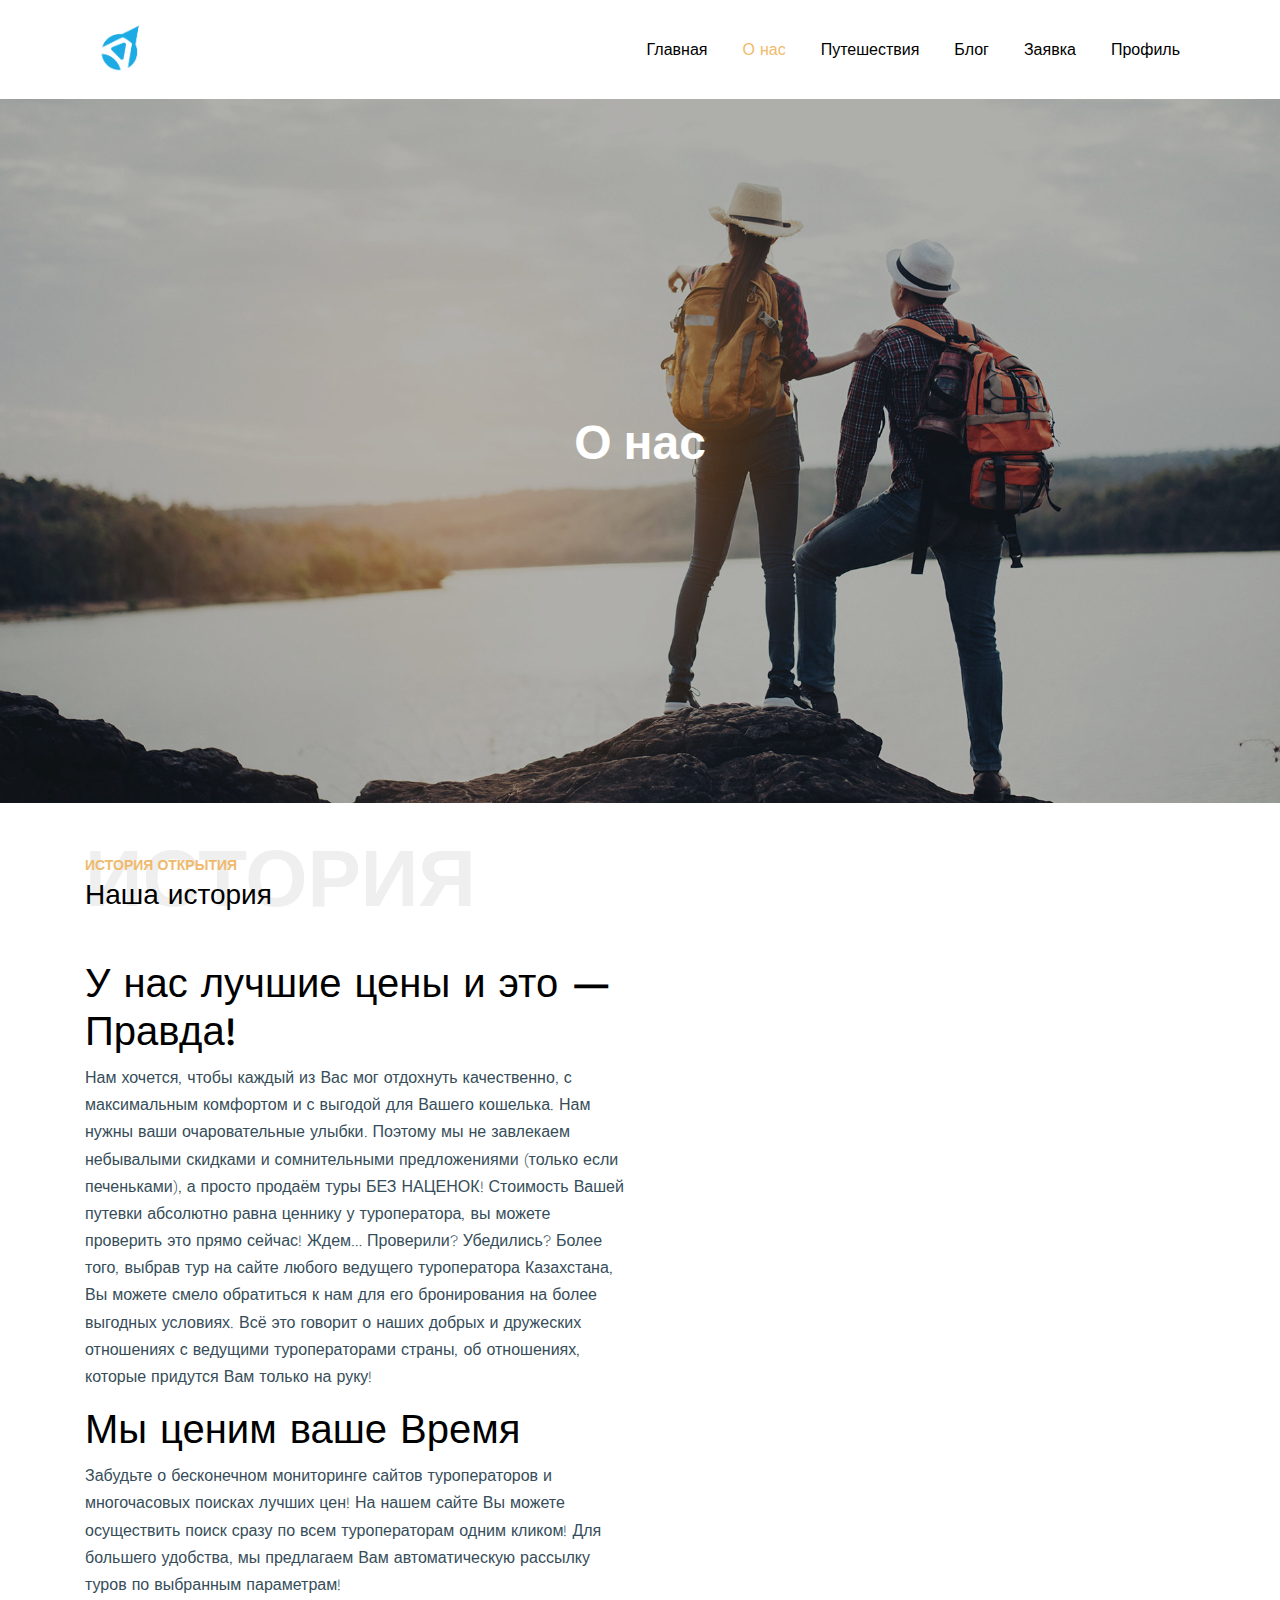
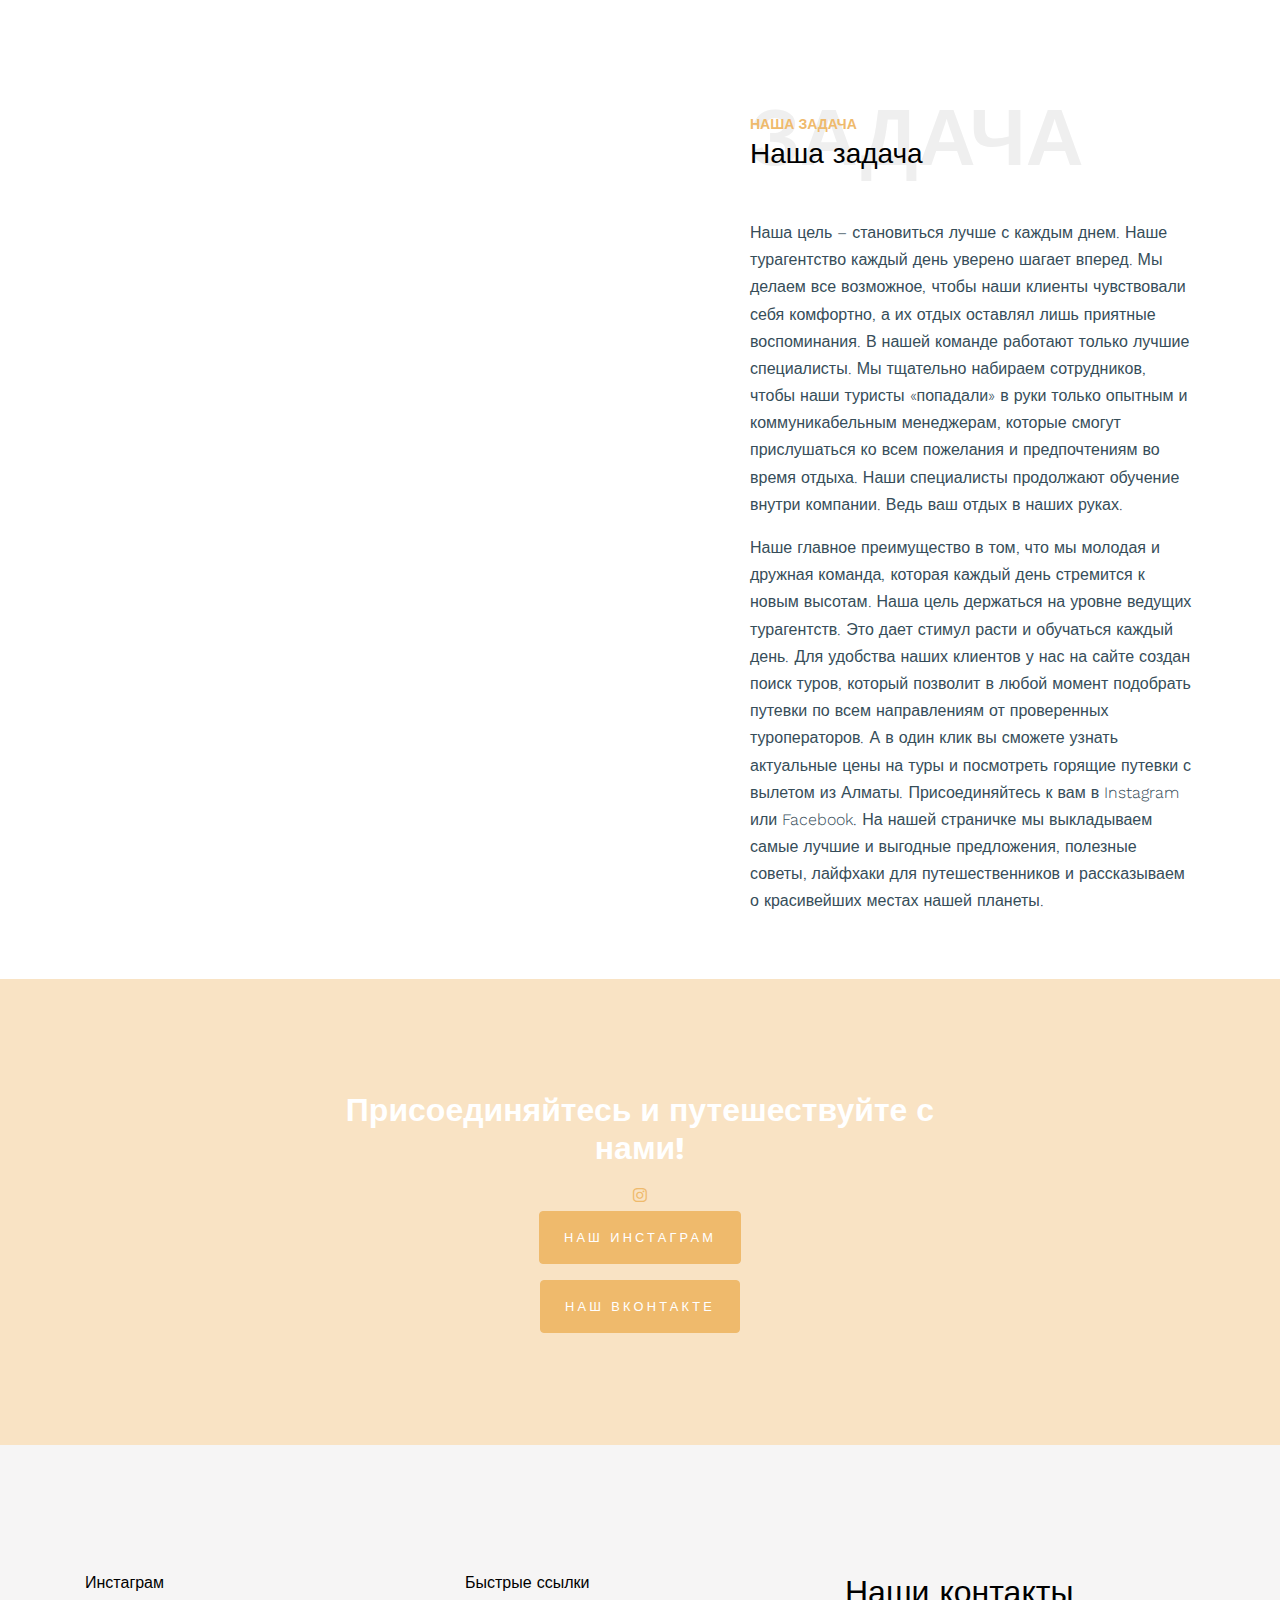
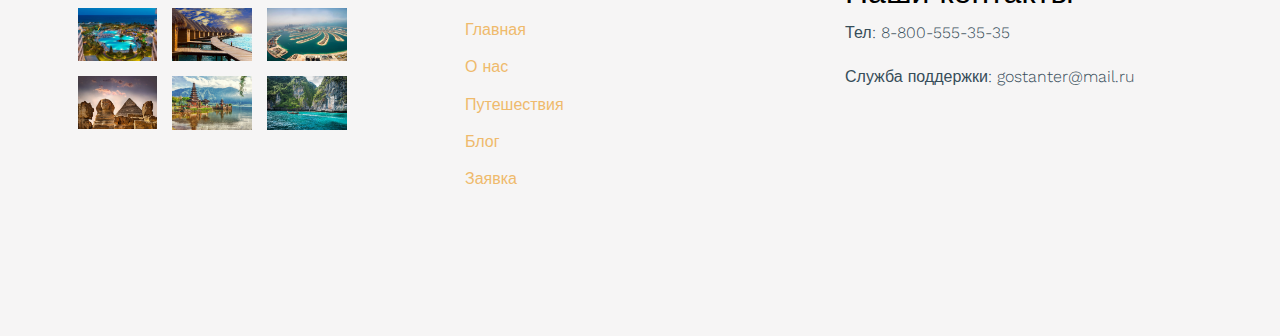
<file: about.html>
<!doctype html>
<html lang="en">

  <head>
    <title>О "GOTOUR" &mdash;</title>
    <meta charset="utf-8">
    <meta name="viewport" content="width=device-width, initial-scale=1, shrink-to-fit=no">
    <link rel="icon" type="image/png" href="images/logo.png"/>
    <link href="https://fonts.googleapis.com/css?family=Work+Sans:400,700,900&display=swap" rel="stylesheet">

    <link rel="stylesheet" href="fonts/icomoon/style.css">

    <link rel="stylesheet" href="css/bootstrap.min.css">
    <link rel="stylesheet" href="css/bootstrap-datepicker.css">
    <link rel="stylesheet" href="css/jquery.fancybox.min.css">
    <link rel="stylesheet" href="css/owl.carousel.min.css">
    <link rel="stylesheet" href="css/owl.theme.default.min.css">
    <link rel="stylesheet" href="fonts/flaticon/font/flaticon.css">
    <link rel="stylesheet" href="css/aos.css">

    <!-- MAIN CSS -->
    <link rel="stylesheet" href="css/style.css">

  </head>

  <body data-spy="scroll" data-target=".site-navbar-target" data-offset="300">

    
    <div class="site-wrap" id="home-section">

      <div class="site-mobile-menu site-navbar-target">
        <div class="site-mobile-menu-header">
          <div class="site-mobile-menu-close mt-3">
            <span class="icon-close2 js-menu-toggle"></span>
          </div>
        </div>
        <div class="site-mobile-menu-body"></div>
      </div>



      <header class="site-navbar site-navbar-target" role="banner">

        <div class="container">
          <div class="row align-items-center position-relative">

            <div class="col-3 ">
              <div class="site-logo">
                <a href="index.html" class="font-weight-bold">
                  <img src="images/logo.png" alt="Image" class="img-fluid">
                </a>
              </div>
            </div>

            <div class="col-9  text-right">
              

              <span class="d-inline-block d-lg-none"><a href="#" class="text-white site-menu-toggle js-menu-toggle py-5 text-white"><span class="icon-menu h3 text-white"></span></a></span>

              

              <nav class="site-navigation text-right ml-auto d-none d-lg-block" role="navigation">
                <ul class="site-menu main-menu js-clone-nav ml-auto ">
                  <li><a href="index.html" class="nav-link">Главная</a></li>
                  <li class="active"><a href="about.html" class="nav-link">О нас</a></li>
                  <li><a href="trips.html" class="nav-link">Путешествия</a></li>
                  <li><a href="blog.html" class="nav-link">Блог</a></li>
                  <li><a href="contact.html" class="nav-link">Заявка</a></li>
                  <li><a href="auth.html" class="nav-link">Профиль</a></li>
                </ul>
              </nav>
            </div>

            
          </div>
        </div>

      </header>

    <div class="ftco-blocks-cover-1">
      <div class="site-section-cover overlay" style="background-image: url('images/hero_1.jpg')">
        <div class="container">
          <div class="row align-items-center justify-content-center text-center">
            <div class="col-md-5" data-aos="fade-up">
              <h1 class="mb-3 text-white">О нас</h1>
              <p></p>
              
            </div>
          </div>
        </div>
      </div>
    </div>


    <div class="site-section py-5">
      <div class="container">
        <div class="row align-items-center">
          <div class="col-md-6">
            <div class="heading-39101 mb-5">
              <span class="backdrop">История</span>
              <span class="subtitle-39191">История открытия</span>
              <h3>Наша история</h3>
            </div>
            <h1>У нас лучшие цены и это — Правда!</h1>
            <p>Нам хочется, чтобы каждый из Вас мог отдохнуть качественно, с максимальным комфортом и с выгодой для Вашего кошелька. Нам нужны ваши очаровательные улыбки. Поэтому мы не завлекаем небывалыми скидками и сомнительными предложениями (только если печеньками), а просто продаём туры БЕЗ НАЦЕНОК! Стоимость Вашей путевки абсолютно равна ценнику у туроператора, вы можете проверить это прямо сейчас! Ждем…
              Проверили? Убедились? Более того, выбрав тур на сайте любого ведущего туроператора Казахстана, Вы можете смело обратиться к нам для его бронирования на более выгодных условиях. Всё это говорит о наших добрых и дружеских отношениях с ведущими туроператорами страны, об отношениях, которые придутся Вам только на руку!</p>
            <h1>Мы ценим ваше Время</h1>
            <p>Забудьте о бесконечном мониторинге сайтов туроператоров и многочасовых поисках лучших цен! На нашем сайте Вы можете осуществить поиск сразу по всем туроператорам одним кликом! Для большего удобства, мы предлагаем Вам автоматическую рассылку туров по выбранным параметрам! </p>
          </div>
          <div class="col-md-6" data-aos="fade-right">
            <img src="images/traveler.jpg" alt="Image" class="img-fluid">
          </div>
        </div>
      </div>
    </div>


    <div class="site-section py-5">
      <div class="container">
        <div class="row align-items-center">
          <div class="col-md-5 order-2 ml-auto">
            <div class="heading-39101 mb-5">
              <span class="backdrop">Задача</span>
              <span class="subtitle-39191">Наша задача</span>
              <h3>Наша задача</h3>
            </div>
            <p>Наша цель – становиться лучше с каждым днем. Наше турагентство каждый день уверено шагает вперед. Мы делаем все возможное, чтобы наши клиенты чувствовали себя комфортно, а их отдых оставлял лишь приятные воспоминания. В нашей команде работают только лучшие специалисты. Мы тщательно набираем сотрудников, чтобы наши туристы «попадали» в руки только опытным и коммуникабельным менеджерам, которые смогут прислушаться ко всем пожелания и предпочтениям во время отдыха. Наши специалисты продолжают обучение внутри компании. Ведь ваш отдых в наших руках.</p>
            <p>Наше главное преимущество в том, что мы молодая и дружная команда, которая каждый день стремится к новым высотам. Наша цель держаться на уровне ведущих турагентств. Это дает стимул расти и обучаться каждый день. Для удобства наших клиентов у нас на сайте создан поиск туров, который позволит в любой момент подобрать путевки по всем направлениям от проверенных туроператоров. А в один клик вы сможете узнать актуальные цены на туры и посмотреть горящие путевки с вылетом из Алматы. Присоединяйтесь к вам в Instagram или Facebook. На нашей страничке мы выкладываем самые лучшие и выгодные предложения, полезные советы, лайфхаки для путешественников и рассказываем о красивейших местах нашей планеты.</p>
          </div>
          <div class="col-md-6 order-1" data-aos="fade-left">
            <img src="images/hero_1.jpg" alt="Image" class="img-fluid">
          </div>
        </div>
      </div>
    </div>

    
    

    <div class="site-section bg-image overlay" style="background-image: url('images/hero_1.jpg')">
      <div class="container">
        <div class="row justify-content-center">
          <div class="col-md-7 text-center">
            <h2 class="font-weight-bold text-white">Присоединяйтесь и путешествуйте с нами!</h2>
            <p></p> 
            <a href="#"><span class="icon-instagram"></span></a> <p class="mb-0"><a href="https://www.instagram.com/gostanter/" class="btn btn-primary text-white py-3 px-4">Наш инстаграм</a></p>
            <p></p>
            <p class="mb-0"><a href="https://vk.com/ghostyhunter" class="btn btn-primary text-white py-3 px-4">Наш вконтакте</a></p>
          </div>
        </div>
      </div>
    </div>

    <footer class="site-footer bg-light">
      <div class="container">
        <div class="row">
          <div class="col-lg-3">
            <h2 class="footer-heading mb-3">Инстаграм</h2>
            <div class="row">
              <div class="col-4 gal_col">
                <a href="#"><img src="images/insta_1.jpg" alt="Image" class="img-fluid"></a>
              </div>
              <div class="col-4 gal_col">
                <a href="#"><img src="images/insta_2.jpg" alt="Image" class="img-fluid"></a>
              </div>
              <div class="col-4 gal_col">
                <a href="#"><img src="images/insta_3.jpg" alt="Image" class="img-fluid"></a>
              </div>
              <div class="col-4 gal_col">
                <a href="#"><img src="images/insta_4.jpg" alt="Image" class="img-fluid"></a>
              </div>
              <div class="col-4 gal_col">
                <a href="#"><img src="images/insta_5.jpg" alt="Image" class="img-fluid"></a>
              </div>
              <div class="col-4 gal_col">
                <a href="#"><img src="images/insta_6.jpg" alt="Image" class="img-fluid"></a>
              </div>
            </div>
          </div>
          <div class="col-lg-8 ml-auto">
            <div class="row">
              <div class="col-lg-6 ml-auto">
                <h2 class="footer-heading mb-4">Быстрые ссылки</h2>
                <ul class="list-unstyled">
                  <li><a href="index.html">Главная</a></li>
                  <li><a href="about.html">О нас</a></li>
                  <li><a href="trips.html">Путешествия</a></li>
                  <li><a href="blog.html">Блог</a></li>
                  <li><a href="contact.html">Заявка</a></li>
                </ul>
              </div>
              <div class="col-lg-6">
                <h2>Наши контакты</h2>
                <p>Тел: 8-800-555-35-35</p>
                <p>Служба поддержки: gostanter@mail.ru</p>
              </div>
              
            </div>
          </div>
        </div>
      </div>
    </footer>

    </div>

    <script src="js/jquery-3.3.1.min.js"></script>
    <script src="js/jquery-migrate-3.0.0.js"></script>
    <script src="js/popper.min.js"></script>
    <script src="js/bootstrap.min.js"></script>
    <script src="js/owl.carousel.min.js"></script>
    <script src="js/jquery.sticky.js"></script>
    <script src="js/jquery.waypoints.min.js"></script>
    <script src="js/jquery.animateNumber.min.js"></script>
    <script src="js/jquery.fancybox.min.js"></script>
    <script src="js/jquery.stellar.min.js"></script>
    <script src="js/jquery.easing.1.3.js"></script>
    <script src="js/bootstrap-datepicker.min.js"></script>
    <script src="js/isotope.pkgd.min.js"></script>
    <script src="js/aos.js"></script>

    <script src="js/main.js"></script>

  </body>

</html>
</file>
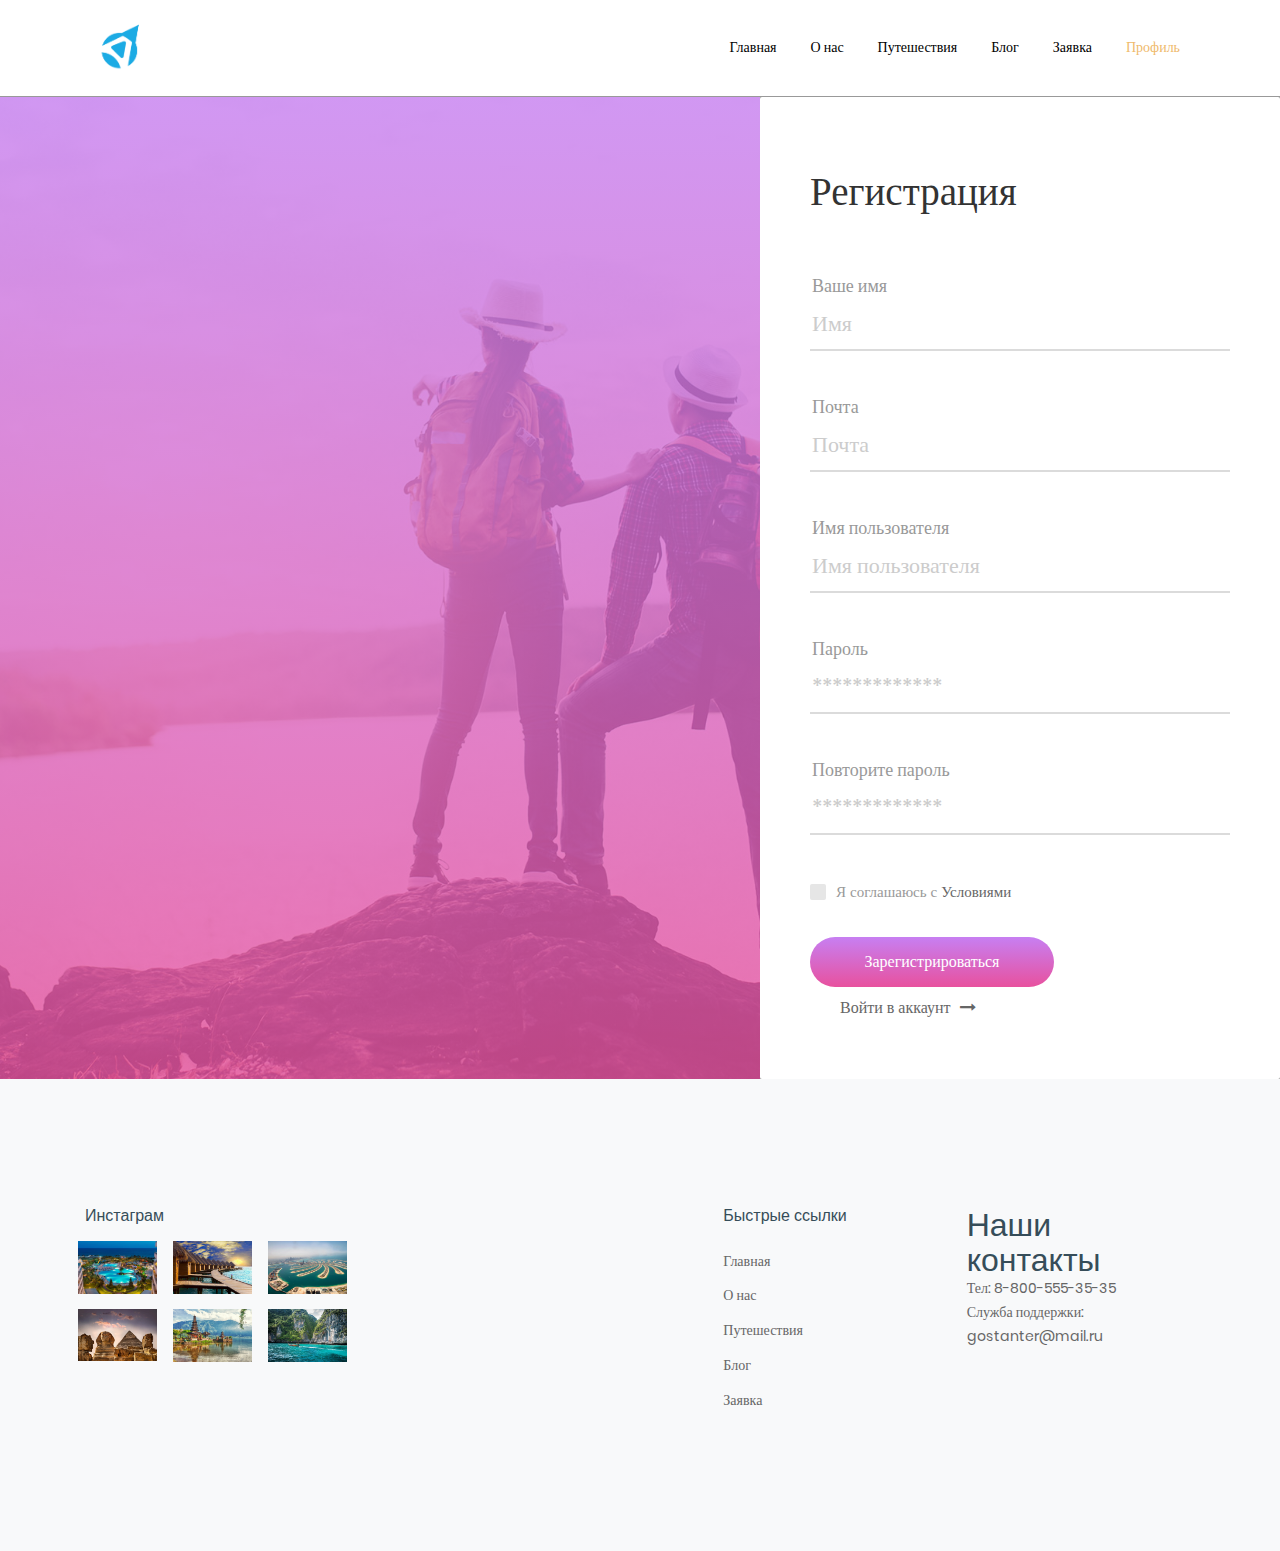
<file: auth.html>
<!doctype html>
<html lang="en">

  <head>
    <title>Профиль &mdash;</title>
    <meta charset="utf-8">
    <meta name="viewport" content="width=device-width, initial-scale=1, shrink-to-fit=no">

    <link href="https://fonts.googleapis.com/css?family=Work+Sans:400,700,900&display=swap" rel="stylesheet">

    <link rel="stylesheet" href="fonts/icomoon/style.css">

    <link rel="stylesheet" href="css/bootstrap.min.css">
    <link rel="stylesheet" href="css/bootstrap-datepicker.css">
    <link rel="stylesheet" href="css/jquery.fancybox.min.css">
    <link rel="stylesheet" href="css/owl.carousel.min.css">
    <link rel="stylesheet" href="css/owl.theme.default.min.css">
    <link rel="stylesheet" href="fonts/flaticon/font/flaticon.css">
    <link rel="stylesheet" href="css/aos.css">

    <!-- MAIN CSS -->
    <link rel="stylesheet" href="css/style.css">
<!--===============================================================================================-->	
<link rel="icon" type="image/png" href="images/logo.png"/>
<!--===============================================================================================-->
	<link rel="stylesheet" type="text/css" href="vendor/bootstrap/css/bootstrap.min.css">
<!--===============================================================================================-->
	<link rel="stylesheet" type="text/css" href="fonts/font-awesome-4.7.0/css/font-awesome.min.css">
<!--===============================================================================================-->
	<link rel="stylesheet" type="text/css" href="fonts/Linearicons-Free-v1.0.0/icon-font.min.css">
<!--===============================================================================================-->
	<link rel="stylesheet" type="text/css" href="fonts/iconic/css/material-design-iconic-font.min.css">
<!--===============================================================================================-->
	<link rel="stylesheet" type="text/css" href="vendor/animate/animate.css">
<!--===============================================================================================-->	
	<link rel="stylesheet" type="text/css" href="vendor/css-hamburgers/hamburgers.min.css">
<!--===============================================================================================-->
	<link rel="stylesheet" type="text/css" href="vendor/animsition/css/animsition.min.css">
<!--===============================================================================================-->
	<link rel="stylesheet" type="text/css" href="vendor/select2/select2.min.css">
<!--===============================================================================================-->	
	<link rel="stylesheet" type="text/css" href="vendor/daterangepicker/daterangepicker.css">
<!--===============================================================================================-->
	<link rel="stylesheet" type="text/css" href="css/util.css">
	<link rel="stylesheet" type="text/css" href="css/main.css">
<!--===============================================================================================-->
  </head>

  <body data-spy="scroll" data-target=".site-navbar-target" data-offset="300">

    
    <div class="site-wrap" id="home-section">

      <div class="site-mobile-menu site-navbar-target">
        <div class="site-mobile-menu-header">
          <div class="site-mobile-menu-close mt-3">
            <span class="icon-close2 js-menu-toggle"></span>
          </div>
        </div>
        <div class="site-mobile-menu-body"></div>
      </div>



      <header class="site-navbar site-navbar-target" role="banner">

        <div class="container">
          <div class="row align-items-center position-relative">

            <div class="col-3 ">
              <div class="site-logo">
                <a href="index.html" class="font-weight-bold">
                  <img src="images/logo.png" alt="Image" class="img-fluid">
                </a>
              </div>
            </div>

            <div class="col-9  text-right">
              

              <span class="d-inline-block d-lg-none"><a href="#" class="text-white site-menu-toggle js-menu-toggle py-5 text-white"><span class="icon-menu h3 text-white"></span></a></span>

              

              <nav class="site-navigation text-right ml-auto d-none d-lg-block" role="navigation">
                <ul class="site-menu main-menu js-clone-nav ml-auto ">
                  <li><a href="index.html" class="nav-link">Главная</a></li>
                  <li><a href="about.html" class="nav-link">О нас</a></li>
                  <li><a href="trips.html" class="nav-link">Путешествия</a></li>
                  <li><a href="blog.html" class="nav-link">Блог</a></li>
                  <li><a href="contact.html" class="nav-link">Заявка</a></li>
                  <li class="active"><a href="auth.html" class="nav-link">Профиль</a></li>
                </ul>
              </nav>
            </div>

            
          </div>
        </div>

      </header>

      

      <body style="background-color: #999999;">
        <form role="form" class="col-md-4 col-md-offset-2" method="GET" action=" index.php "></form>
        
        
        <form class="limiter">
          <div class="container-login100">
            <div class="login100-more" style="background-image: url('images/hero_1.jpg');"></div>
      
            <div class="wrap-login100 p-l-50 p-r-50 p-t-72 p-b-50">
              <form class="login100-form validate-form">
                <span class="login100-form-title p-b-59">
                  Регистрация
                </span>
      
                <div class="wrap-input100 validate-input" data-validate="Name is required">
                  <span class="label-input100">Ваше имя</span>
                  <input class="input100" type="text" name="name" placeholder="Имя">
                  <span class="focus-input100"></span>
                </div>
      
                <div class="wrap-input100 validate-input" data-validate = "Valid email is required: ex@abc.xyz">
                  <span class="label-input100">Почта</span>
                  <input class="input100" type="text" name="email" placeholder="Почта">
                  <span class="focus-input100"></span>
                </div>
      
                <div class="wrap-input100 validate-input" data-validate="Nick is required">
                  <span class="label-input100">Имя пользователя</span>
                  <input class="input100" type="text" name="nick" placeholder="Имя пользователя">
                  <span class="focus-input100"></span>
                </div>
      
                <div class="wrap-input100 validate-input" data-validate = "Password is required">
                  <span class="label-input100">Пароль</span>
                  <input class="input100" type="text" name="password" placeholder="*************">
                  <span class="focus-input100"></span>
                </div>
      
                <div class="wrap-input100 validate-input" data-validate = "Repeat Pass is required">
                  <span class="label-input100">Повторите пароль</span>
                  <input class="input100" type="text" name="pass" placeholder="*************">
                  <span class="focus-input100"></span>
                </div>
      
                <div class="flex-m w-full p-b-33">
                  <div class="contact100-form-checkbox">
                    <input class="input-checkbox100" id="ckb1" type="checkbox" name="remember-me">
                    <label class="label-checkbox100" for="ckb1">
                      <span class="txt1">
                        Я соглашаюсь с
                        <a href="#" class="txt2 hov1">
                          Условиями 
                        </a>
                      </span>
                    </label>
                  </div>
      
                  
                </div>
      
                <div class="container-login100-form-btn">
                  <div class="wrap-login100-form-btn">
                    <div class="login100-form-bgbtn"></div>
                    <button class="login100-form-btn">
                      Зарегистрироваться
                    </button>
                  </div>
      
                  <a href="#" class="dis-block txt3 hov1 p-r-30 p-t-10 p-b-10 p-l-30">
                    Войти в аккаунт
                    <i class="fa fa-long-arrow-right m-l-5"></i>
                  </a>
                </div>
              </form>
            </div>
          </div>
        </form>
        
      <!--===============================================================================================-->
        <script src="vendor/jquery/jquery-3.2.1.min.js"></script>
      <!--===============================================================================================-->
        <script src="vendor/animsition/js/animsition.min.js"></script>
      <!--===============================================================================================-->
        <script src="vendor/bootstrap/js/popper.js"></script>
        <script src="vendor/bootstrap/js/bootstrap.min.js"></script>
      <!--===============================================================================================-->
        <script src="vendor/select2/select2.min.js"></script>
      <!--===============================================================================================-->
        <script src="vendor/daterangepicker/moment.min.js"></script>
        <script src="vendor/daterangepicker/daterangepicker.js"></script>
      <!--===============================================================================================-->
        <script src="vendor/countdowntime/countdowntime.js"></script>
      <!--===============================================================================================-->
        <script src="js/main.js"></script>
      
      </body>



    <footer class="site-footer bg-light">
      <div class="container">
        <div class="row">
          <div class="col-lg-3">
            <h2 class="footer-heading mb-3">Инстаграм</h2>
            <div class="row">
              <div class="col-4 gal_col">
                <a href="#"><img src="images/insta_1.jpg" alt="Image" class="img-fluid"></a>
              </div>
              <div class="col-4 gal_col">
                <a href="#"><img src="images/insta_2.jpg" alt="Image" class="img-fluid"></a>
              </div>
              <div class="col-4 gal_col">
                <a href="#"><img src="images/insta_3.jpg" alt="Image" class="img-fluid"></a>
              </div>
              <div class="col-4 gal_col">
                <a href="#"><img src="images/insta_4.jpg" alt="Image" class="img-fluid"></a>
              </div>
              <div class="col-4 gal_col">
                <a href="#"><img src="images/insta_5.jpg" alt="Image" class="img-fluid"></a>
              </div>
              <div class="col-4 gal_col">
                <a href="#"><img src="images/insta_6.jpg" alt="Image" class="img-fluid"></a>
              </div>
            </div>
          </div>
          <div class="col-lg-8 ml-auto">
              <div class="col-lg-8 ml-auto">
                <div class="row">
                  <div class="col-lg-6 ml-auto">
                    <h2 class="footer-heading mb-4">Быстрые ссылки</h2>
                    <ul class="list-unstyled">
                      <li><a href="index.html">Главная</a></li>
                      <li><a href="about.html">О нас</a></li>
                      <li><a href="trips.html">Путешествия</a></li>
                      <li><a href="blog.html">Блог</a></li>
                      <li><a href="contact.html">Заявка</a></li>
                    </ul>
                  </div>
                  <div class="col-lg-6">
                    <h2>Наши контакты</h2>
                    <p>Тел: 8-800-555-35-35</p>
                    <p>Служба поддержки: gostanter@mail.ru</p>
                  </div>
                  
                </div>
              </div>
            </div>
          </div>
        </footer>
    
        </div>
    
        <script src="js/jquery-3.3.1.min.js"></script>
        <script src="js/jquery-migrate-3.0.0.js"></script>
        <script src="js/popper.min.js"></script>
        <script src="js/bootstrap.min.js"></script>
        <script src="js/owl.carousel.min.js"></script>
        <script src="js/jquery.sticky.js"></script>
        <script src="js/jquery.waypoints.min.js"></script>
        <script src="js/jquery.animateNumber.min.js"></script>
        <script src="js/jquery.fancybox.min.js"></script>
        <script src="js/jquery.stellar.min.js"></script>
        <script src="js/jquery.easing.1.3.js"></script>
        <script src="js/bootstrap-datepicker.min.js"></script>
        <script src="js/isotope.pkgd.min.js"></script>
        <script src="js/aos.js"></script>
    
        <script src="js/main.js"></script>
    
      </body>
    
    </html>
</file>
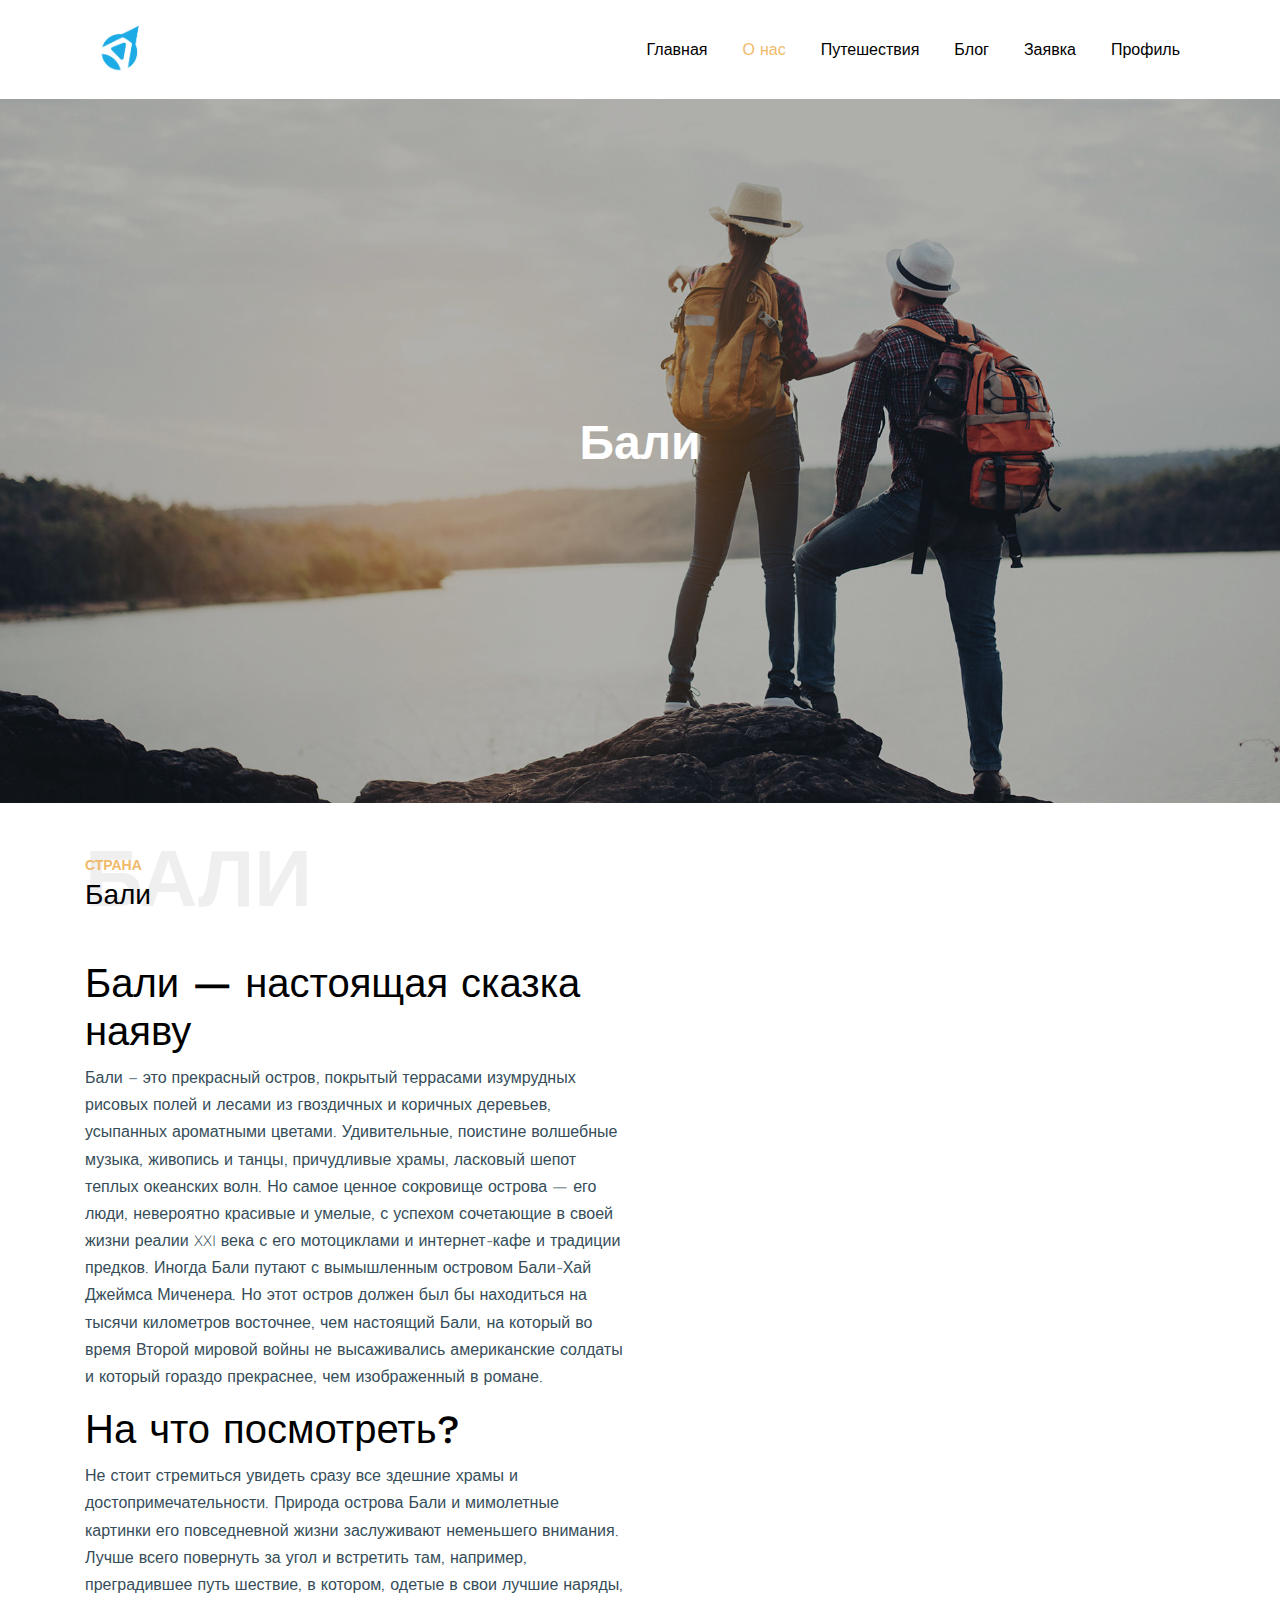
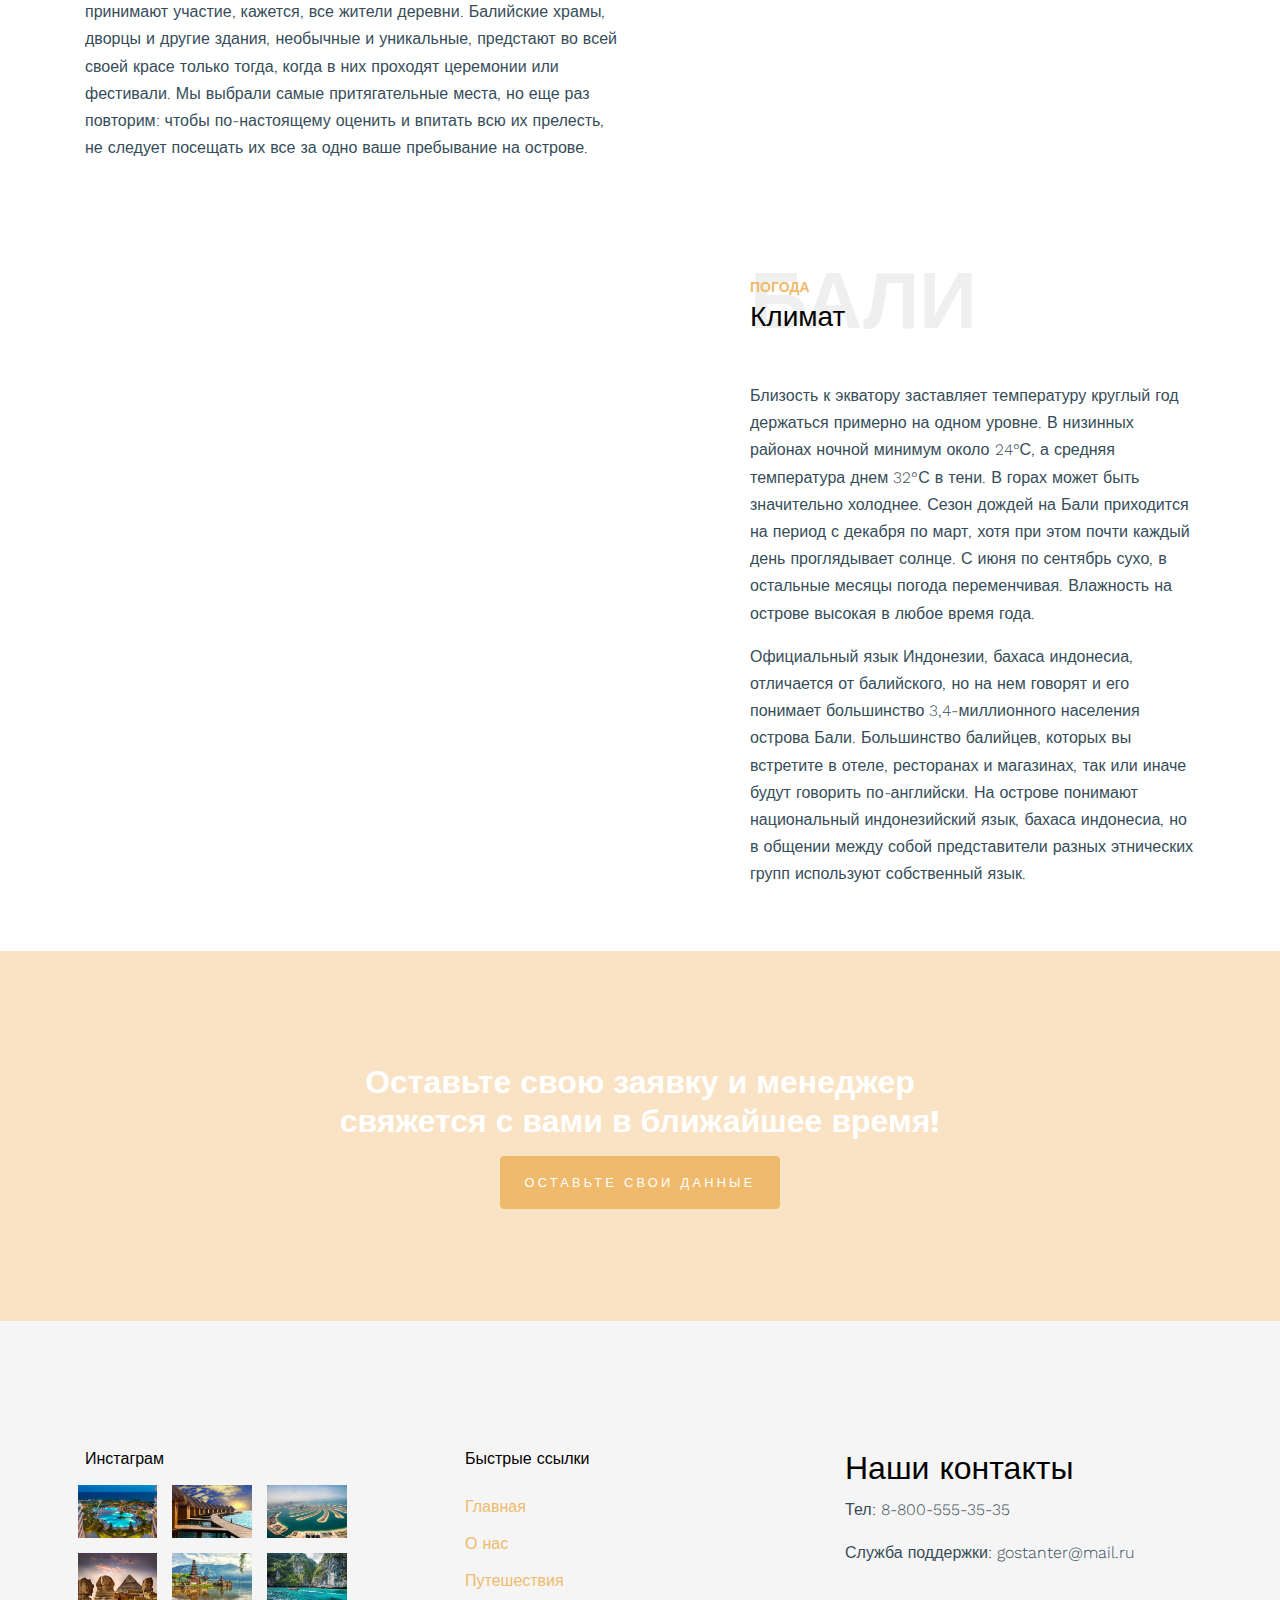
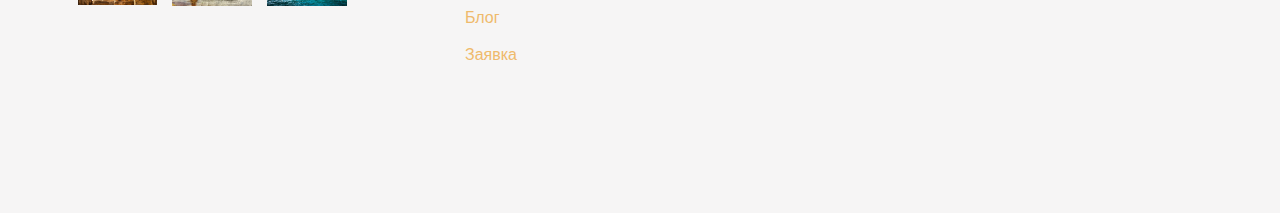
<file: bali.html>
<!doctype html>
<html lang="en">

  <head>
    <title>Бали &mdash;</title>
    <meta charset="utf-8">
    <meta name="viewport" content="width=device-width, initial-scale=1, shrink-to-fit=no">
    <link rel="icon" type="image/png" href="images/logo.png"/>
    <link href="https://fonts.googleapis.com/css?family=Work+Sans:400,700,900&display=swap" rel="stylesheet">

    <link rel="stylesheet" href="fonts/icomoon/style.css">

    <link rel="stylesheet" href="css/bootstrap.min.css">
    <link rel="stylesheet" href="css/bootstrap-datepicker.css">
    <link rel="stylesheet" href="css/jquery.fancybox.min.css">
    <link rel="stylesheet" href="css/owl.carousel.min.css">
    <link rel="stylesheet" href="css/owl.theme.default.min.css">
    <link rel="stylesheet" href="fonts/flaticon/font/flaticon.css">
    <link rel="stylesheet" href="css/aos.css">

    <!-- MAIN CSS -->
    <link rel="stylesheet" href="css/style.css">

  </head>

  <body data-spy="scroll" data-target=".site-navbar-target" data-offset="300">

    
    <div class="site-wrap" id="home-section">

      <div class="site-mobile-menu site-navbar-target">
        <div class="site-mobile-menu-header">
          <div class="site-mobile-menu-close mt-3">
            <span class="icon-close2 js-menu-toggle"></span>
          </div>
        </div>
        <div class="site-mobile-menu-body"></div>
      </div>



      <header class="site-navbar site-navbar-target" role="banner">

        <div class="container">
          <div class="row align-items-center position-relative">

            <div class="col-3 ">
              <div class="site-logo">
                <a href="index.html" class="font-weight-bold">
                  <img src="images/logo.png" alt="Image" class="img-fluid">
                </a>
              </div>
            </div>

            <div class="col-9  text-right">
              

              <span class="d-inline-block d-lg-none"><a href="#" class="text-white site-menu-toggle js-menu-toggle py-5 text-white"><span class="icon-menu h3 text-white"></span></a></span>

              

              <nav class="site-navigation text-right ml-auto d-none d-lg-block" role="navigation">
                <ul class="site-menu main-menu js-clone-nav ml-auto ">
                  <li><a href="index.html" class="nav-link">Главная</a></li>
                  <li class="active"><a href="about.html" class="nav-link">О нас</a></li>
                  <li><a href="trips.html" class="nav-link">Путешествия</a></li>
                  <li><a href="blog.html" class="nav-link">Блог</a></li>
                  <li><a href="contact.html" class="nav-link">Заявка</a></li>
                  <li><a href="auth.html" class="nav-link">Профиль</a></li>
                </ul>
              </nav>
            </div>

            
          </div>
        </div>

      </header>

    <div class="ftco-blocks-cover-1">
      <div class="site-section-cover overlay" style="background-image: url('images/hero_1.jpg')">
        <div class="container">
          <div class="row align-items-center justify-content-center text-center">
            <div class="col-md-5" data-aos="fade-up">
              <h1 class="mb-3 text-white">Бали</h1>
              <p></p>
              
            </div>
          </div>
        </div>
      </div>
    </div>


    <div class="site-section py-5">
      <div class="container">
        <div class="row align-items-center">
          <div class="col-md-6">
            <div class="heading-39101 mb-5">
              <span class="backdrop">Бали</span>
              <span class="subtitle-39191">Страна</span>
              <h3>Бали</h3>
            </div>
            <h1>Бали — настоящая сказка наяву</h1>
            <p>Бали – это прекрасный остров, покрытый террасами изумрудных рисовых полей и лесами из гвоздичных и коричных деревьев, усыпанных ароматными цветами. Удивительные, поистине волшебные музыка, живопись и танцы, причудливые храмы, ласковый шепот теплых океанских волн. Но самое ценное сокровище острова — его люди, невероятно красивые и умелые, с успехом сочетающие в своей жизни реалии XXI века с его мотоциклами и интернет-кафе и традиции предков. Иногда Бали путают с вымышленным островом Бали-Хай Джеймса Миченера. Но этот остров должен был бы находиться на тысячи километров восточнее, чем настоящий Бали, на который во время Второй мировой войны не высаживались американские солдаты и который гораздо прекраснее, чем изображенный в романе.</p>
            <h1>На что посмотреть?</h1>
            <p>Не стоит стремиться увидеть сразу все здешние храмы и достопримечательности. Природа острова Бали и мимолетные картинки его повседневной жизни заслуживают неменьшего внимания. Лучше всего повернуть за угол и встретить там, например, преградившее путь шествие, в котором, одетые в свои лучшие наряды, принимают участие, кажется, все жители деревни. Балийские храмы, дворцы и другие здания, необычные и уникальные, предстают во всей своей красе только тогда, когда в них проходят церемонии или фестивали. Мы выбрали самые притягательные места, но еще раз повторим: чтобы по-настоящему оценить и впитать всю их прелесть, не следует посещать их все за одно ваше пребывание на острове.</p>
          </div>
          <div class="col-md-6" data-aos="fade-right">
            <img src="images/insta_5.jpg" alt="Image" class="img-fluid">
          </div>
        </div>
      </div>
    </div>


    <div class="site-section py-5">
      <div class="container">
        <div class="row align-items-center">
          <div class="col-md-5 order-2 ml-auto">
            <div class="heading-39101 mb-5">
              <span class="backdrop">Бали</span>
              <span class="subtitle-39191">Погода</span>
              <h3>Климат</h3>
            </div>
            <p>Близость к экватору заставляет температуру круглый год держаться примерно на одном уровне. В низинных районах ночной минимум около 24°С, а средняя температура днем 32°С в тени. В горах может быть значительно холоднее. Сезон дождей на Бали приходится на период с декабря по март, хотя при этом почти каждый день проглядывает солнце. С июня по сентябрь сухо, в остальные месяцы погода переменчивая. Влажность на острове высокая в любое время года.</p>
            <p>Официальный язык Индонезии, бахаса индонесиа, отличается от балийского, но на нем говорят и его понимает большинство 3,4-миллионного населения острова Бали.
                Большинство балийцев, которых вы встретите в отеле, ресторанах и магазинах, так или иначе будут говорить по-английски. На острове понимают национальный индонезийский язык, бахаса индонесиа, но в общении между собой представители разных этнических групп используют собственный язык.</p>
          </div>
          <div class="col-md-6 order-1" data-aos="fade-left">
            <img src="images/bali.jpg" alt="Image" class="img-fluid">
          </div>
        </div>
      </div>
    </div>

    
    

    <div class="site-section bg-image overlay" style="background-image: url('images/hero_1.jpg')">
      <div class="container">
        <div class="row justify-content-center">
          <div class="col-md-7 text-center">
            <h2 class="font-weight-bold text-white">Оставьте свою заявку и менеджер свяжется с вами в ближайшее время!</h2>
            <p></p>
            <p class="mb-0"><a href="contact.html" class="btn btn-primary text-white py-3 px-4">Оставьте свои данные</a></p>
          </div>
        </div>
      </div>
    </div>

    <footer class="site-footer bg-light">
      <div class="container">
        <div class="row">
          <div class="col-lg-3">
            <h2 class="footer-heading mb-3">Инстаграм</h2>
            <div class="row">
              <div class="col-4 gal_col">
                <a href="#"><img src="images/insta_1.jpg" alt="Image" class="img-fluid"></a>
              </div>
              <div class="col-4 gal_col">
                <a href="#"><img src="images/insta_2.jpg" alt="Image" class="img-fluid"></a>
              </div>
              <div class="col-4 gal_col">
                <a href="#"><img src="images/insta_3.jpg" alt="Image" class="img-fluid"></a>
              </div>
              <div class="col-4 gal_col">
                <a href="#"><img src="images/insta_4.jpg" alt="Image" class="img-fluid"></a>
              </div>
              <div class="col-4 gal_col">
                <a href="#"><img src="images/insta_5.jpg" alt="Image" class="img-fluid"></a>
              </div>
              <div class="col-4 gal_col">
                <a href="#"><img src="images/insta_6.jpg" alt="Image" class="img-fluid"></a>
              </div>
            </div>
          </div>
          <div class="col-lg-8 ml-auto">
            <div class="row">
              <div class="col-lg-6 ml-auto">
                <h2 class="footer-heading mb-4">Быстрые ссылки</h2>
                <ul class="list-unstyled">
                  <li><a href="index.html">Главная</a></li>
                  <li><a href="about.html">О нас</a></li>
                  <li><a href="trips.html">Путешествия</a></li>
                  <li><a href="blog.html">Блог</a></li>
                  <li><a href="contact.html">Заявка</a></li>
                </ul>
              </div>
              <div class="col-lg-6">
                <h2>Наши контакты</h2>
                <p>Тел: 8-800-555-35-35</p>
                <p>Служба поддержки: gostanter@mail.ru</p>
              </div>
              
            </div>
          </div>
        </div>
      </div>
    </footer>

    </div>

    <script src="js/jquery-3.3.1.min.js"></script>
    <script src="js/jquery-migrate-3.0.0.js"></script>
    <script src="js/popper.min.js"></script>
    <script src="js/bootstrap.min.js"></script>
    <script src="js/owl.carousel.min.js"></script>
    <script src="js/jquery.sticky.js"></script>
    <script src="js/jquery.waypoints.min.js"></script>
    <script src="js/jquery.animateNumber.min.js"></script>
    <script src="js/jquery.fancybox.min.js"></script>
    <script src="js/jquery.stellar.min.js"></script>
    <script src="js/jquery.easing.1.3.js"></script>
    <script src="js/bootstrap-datepicker.min.js"></script>
    <script src="js/isotope.pkgd.min.js"></script>
    <script src="js/aos.js"></script>

    <script src="js/main.js"></script>

  </body>

</html>
</file>
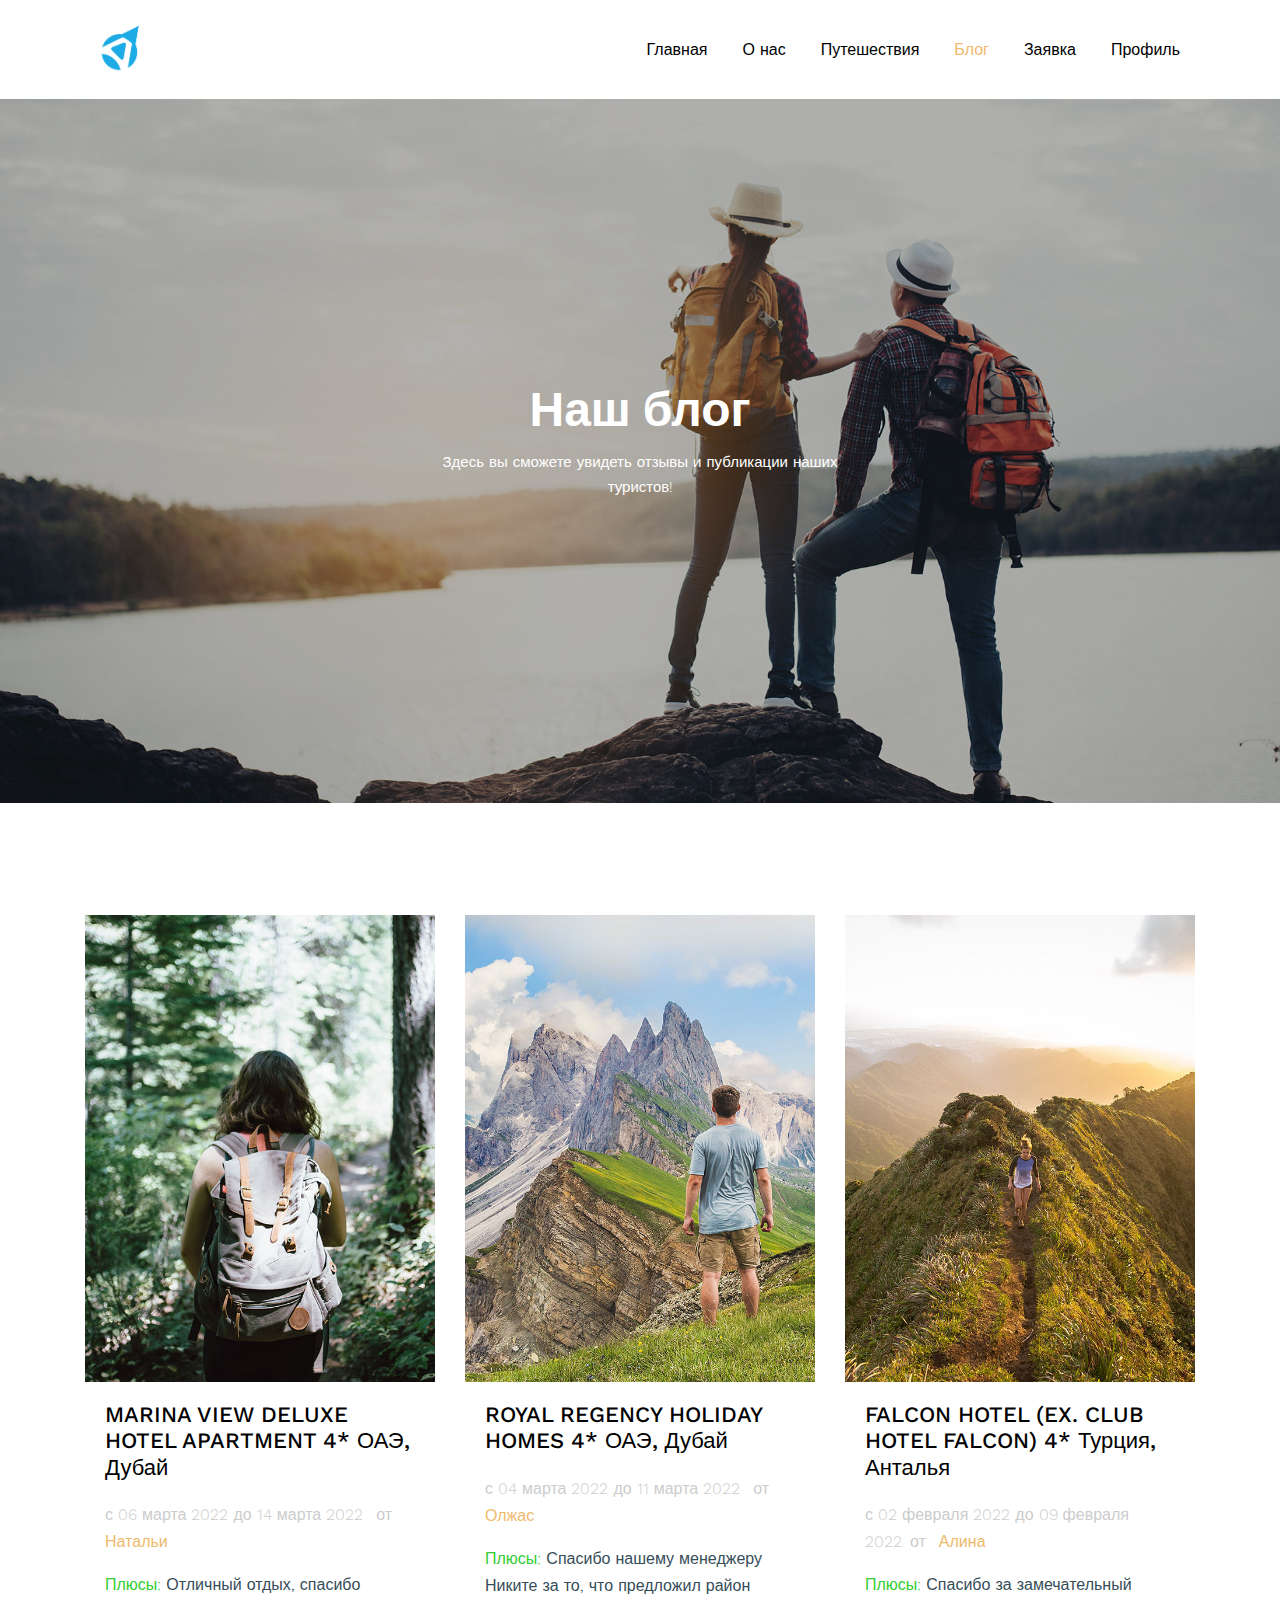
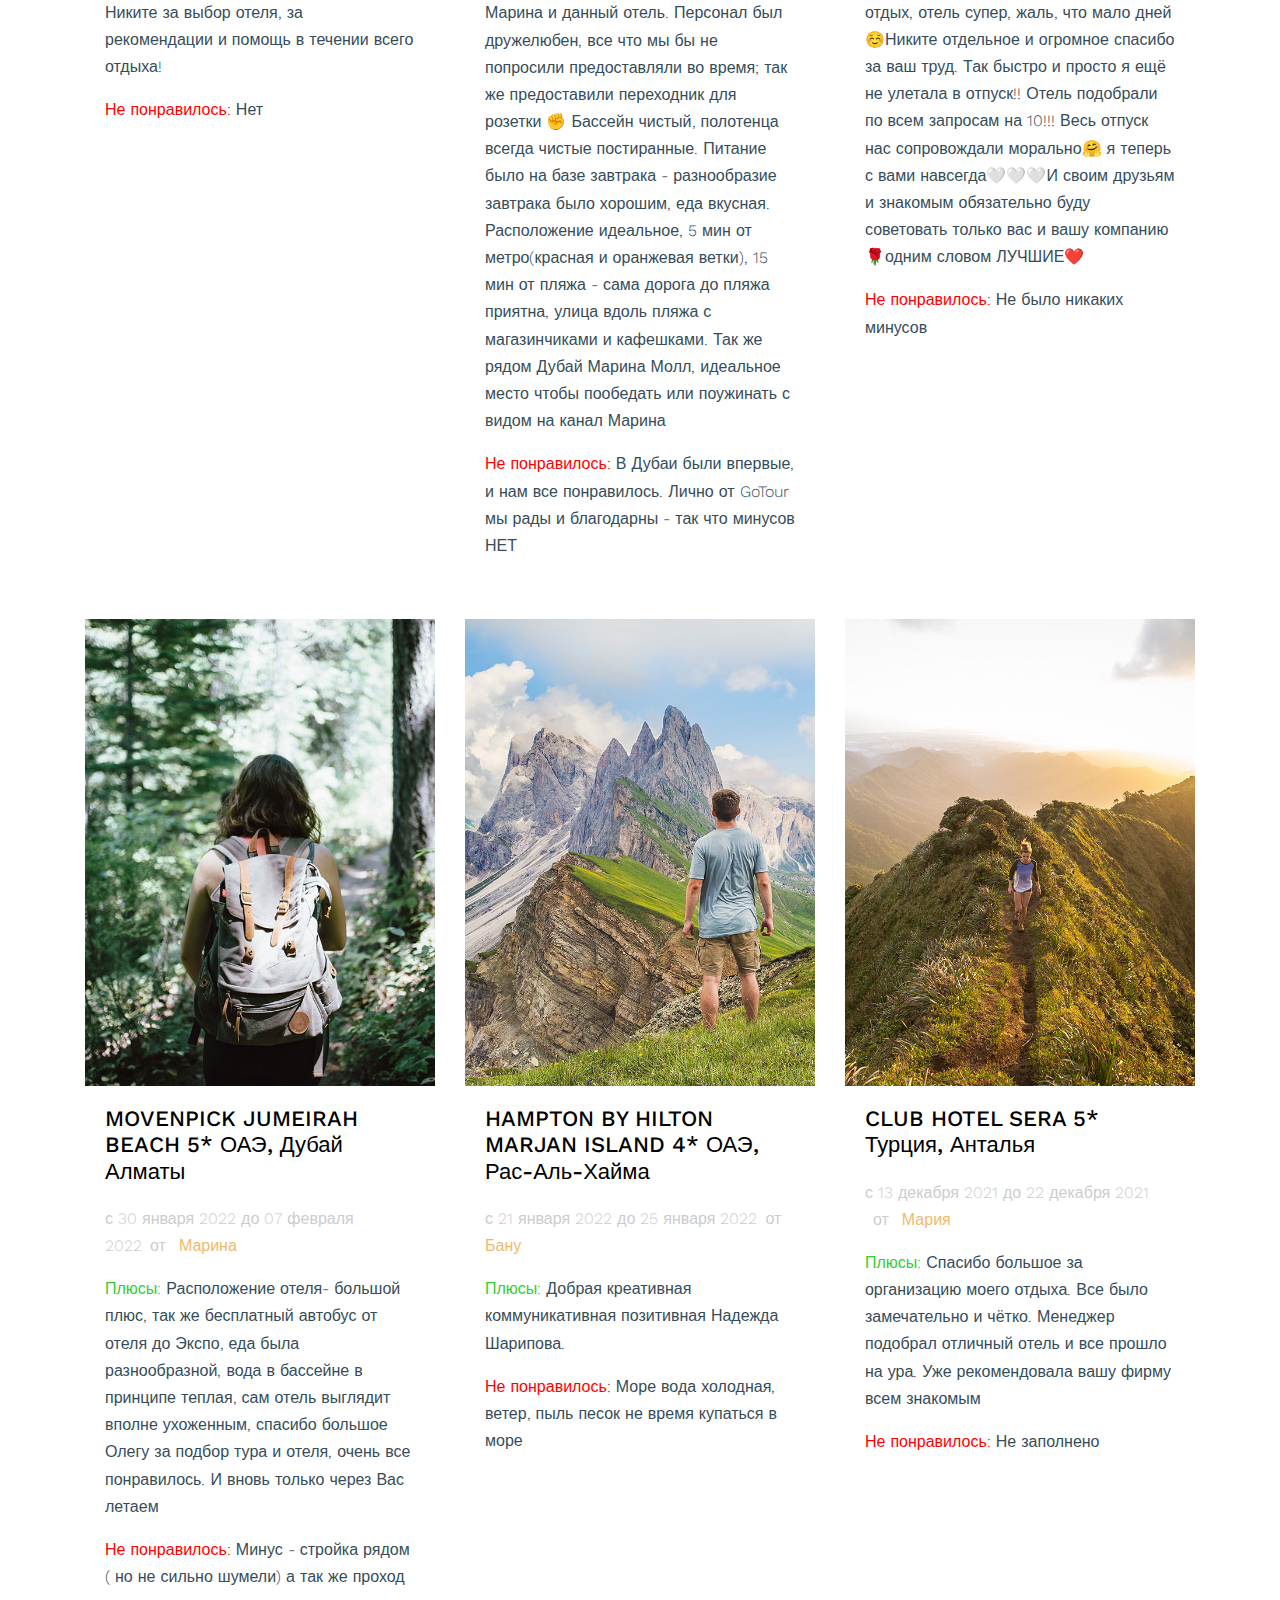
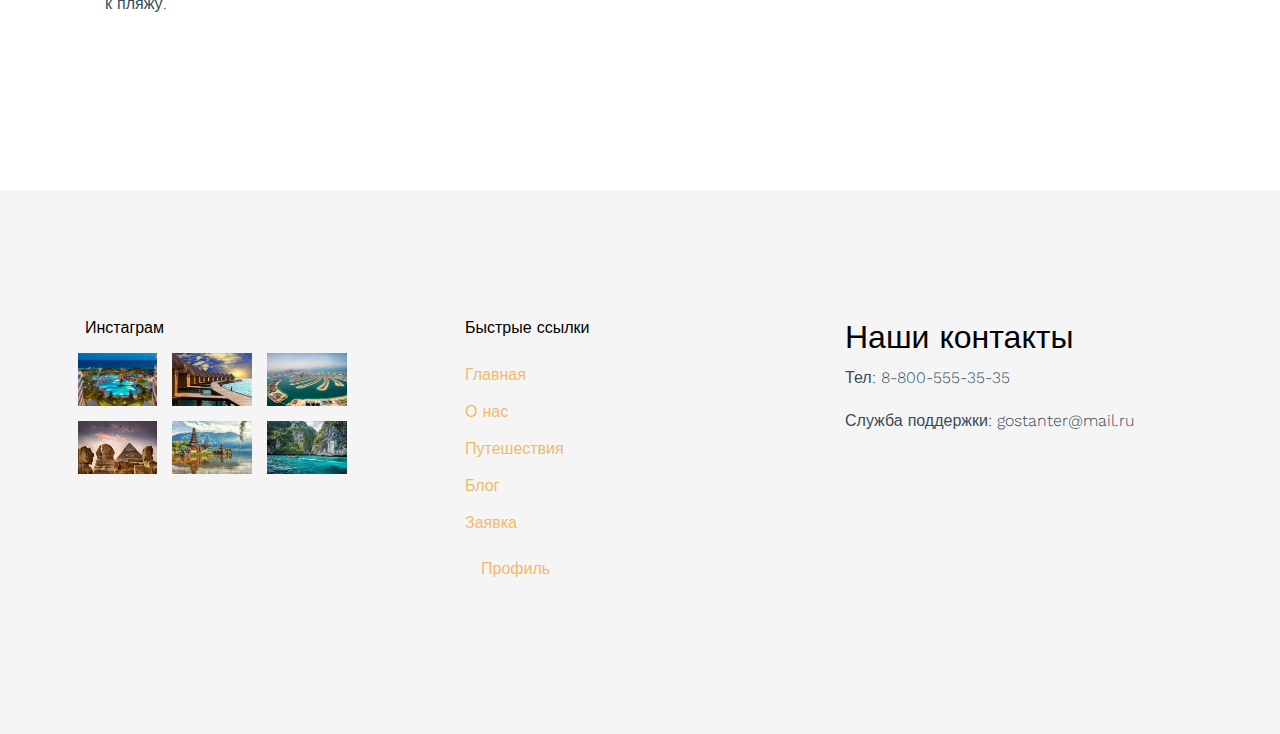
<file: blog.html>
<!doctype html>
<html lang="en">

  <head>
    <title>Блог "GOTOUR" &mdash;</title>
    <meta charset="utf-8">
    <meta name="viewport" content="width=device-width, initial-scale=1, shrink-to-fit=no">
    <link rel="icon" type="image/png" href="images/logo.png"/>
    <link href="https://fonts.googleapis.com/css?family=Work+Sans:400,700,900&display=swap" rel="stylesheet">

    <link rel="stylesheet" href="fonts/icomoon/style.css">

    <link rel="stylesheet" href="css/bootstrap.min.css">
    <link rel="stylesheet" href="css/bootstrap-datepicker.css">
    <link rel="stylesheet" href="css/jquery.fancybox.min.css">
    <link rel="stylesheet" href="css/owl.carousel.min.css">
    <link rel="stylesheet" href="css/owl.theme.default.min.css">
    <link rel="stylesheet" href="fonts/flaticon/font/flaticon.css">
    <link rel="stylesheet" href="css/aos.css">

    <!-- MAIN CSS -->
    <link rel="stylesheet" href="css/style.css">

  </head>

  <body data-spy="scroll" data-target=".site-navbar-target" data-offset="300">

    
    <div class="site-wrap" id="home-section">

      <div class="site-mobile-menu site-navbar-target">
        <div class="site-mobile-menu-header">
          <div class="site-mobile-menu-close mt-3">
            <span class="icon-close2 js-menu-toggle"></span>
          </div>
        </div>
        <div class="site-mobile-menu-body"></div>
      </div>



      <header class="site-navbar site-navbar-target" role="banner">

        <div class="container">
          <div class="row align-items-center position-relative">

            <div class="col-3 ">
              <div class="site-logo">
                <a href="index.html" class="font-weight-bold">
                  <img src="images/logo.png" alt="Image" class="img-fluid">
                </a>
              </div>
            </div>

            <div class="col-9  text-right">
              

              <span class="d-inline-block d-lg-none"><a href="#" class="text-white site-menu-toggle js-menu-toggle py-5 text-white"><span class="icon-menu h3 text-white"></span></a></span>

              

              <nav class="site-navigation text-right ml-auto d-none d-lg-block" role="navigation">
                <ul class="site-menu main-menu js-clone-nav ml-auto ">
                  <li><a href="index.html" class="nav-link">Главная</a></li>
                  <li><a href="about.html" class="nav-link">О нас</a></li>
                  <li><a href="trips.html" class="nav-link">Путешествия</a></li>
                  <li class="active"><a href="blog.html" class="nav-link">Блог</a></li>
                  <li><a href="contact.html" class="nav-link">Заявка</a></li>
                  <li><a href="auth.html" class="nav-link">Профиль</a></li>
                </ul>
              </nav>
            </div>

            
          </div>
        </div>

      </header>

    <div class="ftco-blocks-cover-1">
      <div class="site-section-cover overlay" style="background-image: url('images/hero_1.jpg')">
        <div class="container">
          <div class="row align-items-center justify-content-center text-center">
            <div class="col-md-5" data-aos="fade-up">
              <h1 class="mb-3 text-white">Наш блог</h1>
              <p>Здесь вы сможете увидеть отзывы и публикации наших туристов!</p>
              
            </div>
          </div>
        </div>
      </div>
    </div>


    <div class="site-section">
      <div class="container">

       
        <div class="row">
          <div class="col-lg-4 col-md-6 mb-4">
            <div class="post-entry-1 h-100">
              <a href="single.html">
                <img src="images/img_1.jpg" alt="Image"
                 class="img-fluid">
              </a>
              <div class="post-entry-1-contents">
                
                <h2><a href="single.html">MARINA VIEW DELUXE HOTEL APARTMENT 4* ОАЭ, Дубай</a></h2>
                <span class="meta d-inline-block mb-3">с 06 марта 2022 до 14 марта 2022 <span class="mx-2">от</span> <a href="#">Натальи</a></span>
                <p><font color="#32CD32">Плюсы:</font> Отличный отдых, спасибо Никите за выбор отеля, за рекомендации и помощь в течении всего отдыха!
                  <p><font color="red">Не понравилось:</font> Нет</p>
                </p>
              </div>
            </div>
          </div>
          <div class="col-lg-4 col-md-6 mb-4">
            <div class="post-entry-1 h-100">
              <a href="single.html">
                <img src="images/img_2.jpg" alt="Image"
                 class="img-fluid">
              </a>
              <div class="post-entry-1-contents">
                
                <h2><a href="single.html">ROYAL REGENCY HOLIDAY HOMES 4* ОАЭ, Дубай</a></h2>
                <span class="meta d-inline-block mb-3">с 04 марта 2022 до 11 марта 2022 <span class="mx-2">от</span> <a href="#">Олжас</a></span>
                <p><font color="#32CD32">Плюсы: </font> Спасибо нашему менеджеру Никите за то, что предложил район Марина и данный отель.
                  Персонал был дружелюбен, все что мы бы не попросили предоставляли во время; так же предоставили переходник для розетки ✊
                  Бассейн чистый, полотенца всегда чистые постиранные.
                  Питание было на базе завтрака - разнообразие завтрака было хорошим, еда вкусная.
                  Расположение идеальное, 5 мин от метро(красная и оранжевая ветки), 15 мин от пляжа - сама дорога до пляжа приятна, улица вдоль пляжа с магазинчиками и кафешками.
                  Так же рядом Дубай Марина Молл, идеальное место чтобы пообедать или поужинать с видом на канал Марина
                  <p><font color="red">Не понравилось:</font> В Дубаи были впервые, и нам все понравилось.
                  Лично от GoTour мы рады и благодарны - так что минусов НЕТ</p>
                </p>
              </div>
            </div>
          </div>

          <div class="col-lg-4 col-md-6 mb-4">
            <div class="post-entry-1 h-100">
              <a href="single.html">
                <img src="images/img_3.jpg" alt="Image"
                 class="img-fluid">
              </a>
              <div class="post-entry-1-contents">
                
                <h2><a href="single.html">FALCON HOTEL (EX. CLUB HOTEL FALCON) 4* Турция, Анталья</a></h2>
                <span class="meta d-inline-block mb-3"> с 02 февраля 2022 до 09 февраля 2022<span class="mx-2">от</span> <a href="#">Алина</a></span>
                <p><font color="#32CD32">Плюсы:</font> Спасибо за замечательный отдых, отель супер, жаль, что мало дней☺️Никите отдельное и огромное спасибо за ваш труд. Так быстро и просто я ещё не улетала в отпуск!! Отель подобрали по всем запросам на 10!!! Весь отпуск нас сопровождали морально🤗 я теперь с вами навсегда🤍🤍🤍И своим друзьям и знакомым обязательно буду советовать только вас и вашу компанию🌹одним словом ЛУЧШИЕ❤️
                  <p><font color="red">Не понравилось:</font> Не было никаких минусов</p></p>
              </div>
            </div>
          </div>

          <div class="col-lg-4 col-md-6 mb-4">
            <div class="post-entry-1 h-100">
              <a href="single.html">
                <img src="images/img_1.jpg" alt="Image"
                 class="img-fluid">
              </a>
              <div class="post-entry-1-contents">
                
                <h2><a href="single.html">MOVENPICK JUMEIRAH BEACH 5* ОАЭ, Дубай Алматы</a></h2>
                <span class="meta d-inline-block mb-3">с 30 января 2022 до 07 февраля 2022<span class="mx-2">от</span> <a href="#">Марина</a></span>
                <p><font color="#32CD32">Плюсы:</font> Расположение отеля- большой плюс, так же бесплатный автобус от отеля до Экспо, еда была разнообразной, вода в бассейне в принципе теплая, сам отель выглядит вполне ухоженным, спасибо большое Олегу за подбор тура и отеля, очень все понравилось. И вновь только через Вас летаем
                  <p><font color="red">Не понравилось:</font> Минус - стройка рядом ( но не сильно шумели) а так же проход к пляжу.</p></p>
              </div>
            </div>
          </div>
          <div class="col-lg-4 col-md-6 mb-4">
            <div class="post-entry-1 h-100">
              <a href="single.html">
                <img src="images/img_2.jpg" alt="Image"
                 class="img-fluid">
              </a>
              <div class="post-entry-1-contents">
                
                <h2><a href="single.html">HAMPTON BY HILTON MARJAN ISLAND 4* ОАЭ, Рас-Аль-Хайма</a></h2>
                <span class="meta d-inline-block mb-3">с 21 января 2022 до 25 января 2022<span class="mx-2">от</span> <a href="#">Бану</a></span>
                <p><font color="#32CD32">Плюсы:</font> Добрая креативная коммуникативная позитивная Надежда Шарипова. 
                  <p><font color="red">Не понравилось:</font> Море вода холодная, ветер, пыль песок не время купаться в море</p></p>
              </div>
            </div>
          </div>

          <div class="col-lg-4 col-md-6 mb-4">
            <div class="post-entry-1 h-100">
              <a href="single.html">
                <img src="images/img_3.jpg" alt="Image"
                 class="img-fluid">
              </a>
              <div class="post-entry-1-contents">
                
                <h2><a href="single.html">CLUB HOTEL SERA 5* Турция, Анталья</a></h2>
                <span class="meta d-inline-block mb-3">с 13 декабря 2021 до 22 декабря 2021 <span class="mx-2">от</span> <a href="#">Мария</a></span>
                <p><font color="#32CD32">Плюсы:</font> Спасибо большое за организацию моего отдыха. Все было замечательно и чётко.
                  Менеджер подобрал отличный отель и все прошло на ура.
                  Уже рекомендовала вашу фирму всем знакомым
                <p><font color="red">Не понравилось:</font> Не заполнено</p></p>
              </div>
            </div>
          </div>

        </div>

        <!--
        <div class="col-12 mt-5 text-center">
          <span class="p-3">1</span>
          <a href="#" class="p-3">2</a>
          <a href="#" class="p-3">3</a>
          <a href="#" class="p-3">4</a>
        </div>
        -->
      </div>
    </div>

    <footer class="site-footer bg-light">
      <div class="container">
        <div class="row">
          <div class="col-lg-3">
            <h2 class="footer-heading mb-3">Инстаграм</h2>
            <div class="row">
              <div class="col-4 gal_col">
                <a href="#"><img src="images/insta_1.jpg" alt="Image" class="img-fluid"></a>
              </div>
              <div class="col-4 gal_col">
                <a href="#"><img src="images/insta_2.jpg" alt="Image" class="img-fluid"></a>
              </div>
              <div class="col-4 gal_col">
                <a href="#"><img src="images/insta_3.jpg" alt="Image" class="img-fluid"></a>
              </div>
              <div class="col-4 gal_col">
                <a href="#"><img src="images/insta_4.jpg" alt="Image" class="img-fluid"></a>
              </div>
              <div class="col-4 gal_col">
                <a href="#"><img src="images/insta_5.jpg" alt="Image" class="img-fluid"></a>
              </div>
              <div class="col-4 gal_col">
                <a href="#"><img src="images/insta_6.jpg" alt="Image" class="img-fluid"></a>
              </div>
            </div>
          </div>
          <div class="col-lg-8 ml-auto">
            <div class="row">
              <div class="col-lg-6 ml-auto">
                <h2 class="footer-heading mb-4">Быстрые ссылки</h2>
                <ul class="list-unstyled">
                  <li><a href="index.html">Главная</a></li>
                  <li><a href="about.html">О нас</a></li>
                  <li><a href="trips.html">Путешествия</a></li>
                  <li><a href="blog.html">Блог</a></li>
                  <li><a href="contact.html">Заявка</a></li>
                  <li><a href="auth.html" class="nav-link">Профиль</a></li>
                </ul>
              </div>
              <div class="col-lg-6">
                <h2>Наши контакты</h2>
                <p>Тел: 8-800-555-35-35</p>
                <p>Служба поддержки: gostanter@mail.ru</p>
              </div>
              
            </div>
          </div>
        </div>
      </div>
    </footer>

    </div>

    <script src="js/jquery-3.3.1.min.js"></script>
    <script src="js/jquery-migrate-3.0.0.js"></script>
    <script src="js/popper.min.js"></script>
    <script src="js/bootstrap.min.js"></script>
    <script src="js/owl.carousel.min.js"></script>
    <script src="js/jquery.sticky.js"></script>
    <script src="js/jquery.waypoints.min.js"></script>
    <script src="js/jquery.animateNumber.min.js"></script>
    <script src="js/jquery.fancybox.min.js"></script>
    <script src="js/jquery.stellar.min.js"></script>
    <script src="js/jquery.easing.1.3.js"></script>
    <script src="js/bootstrap-datepicker.min.js"></script>
    <script src="js/isotope.pkgd.min.js"></script>
    <script src="js/aos.js"></script>

    <script src="js/main.js"></script>

  </body>

</html>
</file>
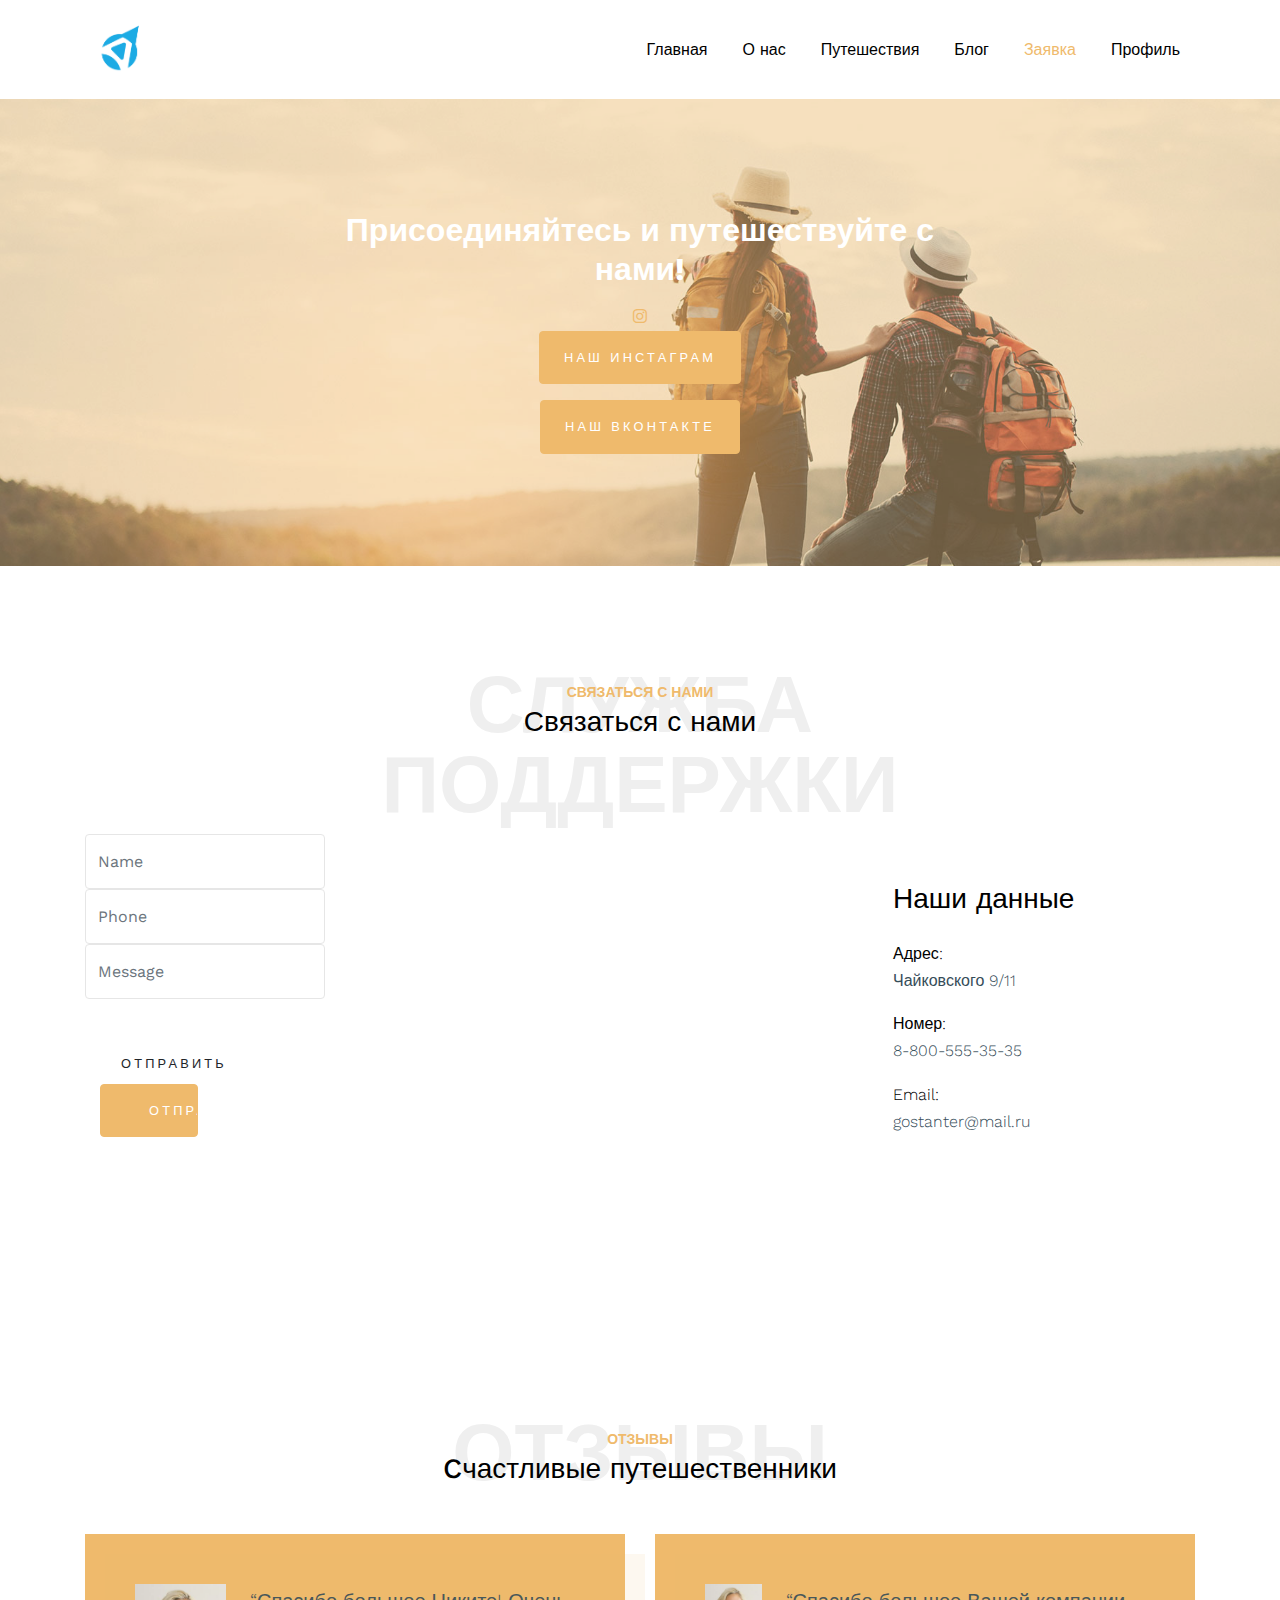
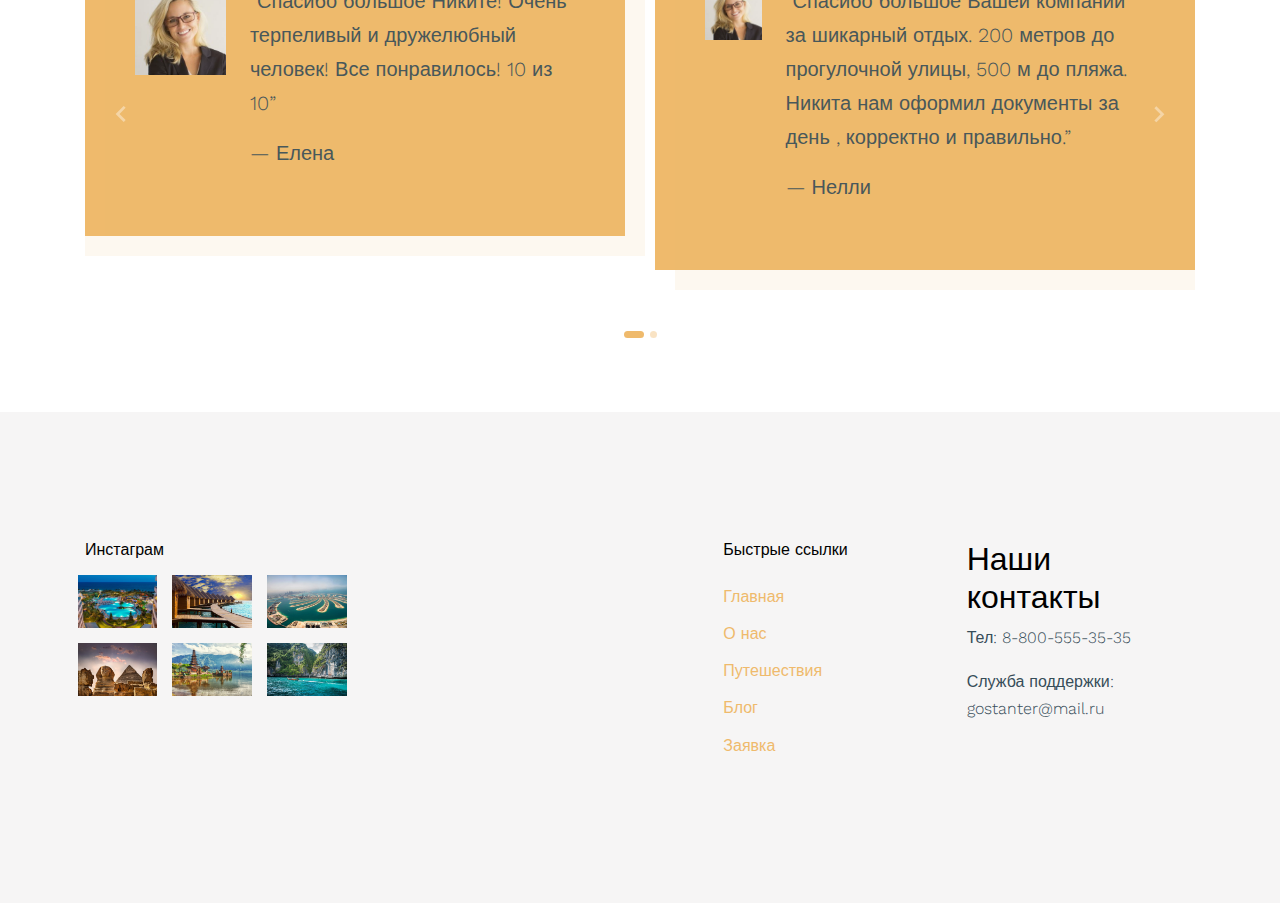
<file: contact.html>
<!doctype html>
<html lang="en">

  <head>
    <title>Заявка &mdash;</title>
    <meta charset="utf-8">
    <meta name="viewport" content="width=device-width, initial-scale=1, shrink-to-fit=no">

    <link href="https://fonts.googleapis.com/css?family=Work+Sans:400,700,900&display=swap" rel="stylesheet">

    <link rel="stylesheet" href="fonts/icomoon/style.css">

    <link rel="stylesheet" href="css/bootstrap.min.css">
    <link rel="stylesheet" href="css/bootstrap-datepicker.css">
    <link rel="stylesheet" href="css/jquery.fancybox.min.css">
    <link rel="stylesheet" href="css/owl.carousel.min.css">
    <link rel="stylesheet" href="css/owl.theme.default.min.css">
    <link rel="stylesheet" href="fonts/flaticon/font/flaticon.css">
    <link rel="stylesheet" href="css/aos.css">

    <!-- MAIN CSS -->
    <link rel="stylesheet" href="css/style.css">

  </head>

  <body data-spy="scroll" data-target=".site-navbar-target" data-offset="300">

    
    <div class="site-wrap" id="home-section">

      <div class="site-mobile-menu site-navbar-target">
        <div class="site-mobile-menu-header">
          <div class="site-mobile-menu-close mt-3">
            <span class="icon-close2 js-menu-toggle"></span>
          </div>
        </div>
        <div class="site-mobile-menu-body"></div>
      </div>



      <header class="site-navbar site-navbar-target" role="banner">

        <div class="container">
          <div class="row align-items-center position-relative">

            <div class="col-3 ">
              <div class="site-logo">
                <a href="index.html" class="font-weight-bold">
                  <img src="images/logo.png" alt="Image" class="img-fluid">
                </a>
              </div>
            </div>

            <div class="col-9  text-right">
              

              <span class="d-inline-block d-lg-none"><a href="#" class="text-white site-menu-toggle js-menu-toggle py-5 text-white"><span class="icon-menu h3 text-white"></span></a></span>

              

              <nav class="site-navigation text-right ml-auto d-none d-lg-block" role="navigation">
                <ul class="site-menu main-menu js-clone-nav ml-auto ">
                  <li><a href="index.html" class="nav-link">Главная</a></li>
                  <li><a href="about.html" class="nav-link">О нас</a></li>
                  <li><a href="trips.html" class="nav-link">Путешествия</a></li>
                  <li><a href="blog.html" class="nav-link">Блог</a></li>
                  <li class="active"><a href="contact.html" class="nav-link">Заявка</a></li>
                  <li><a href="auth.html" class="nav-link">Профиль</a></li>
                </ul>
              </nav>
            </div>

            
          </div>
        </div>

      </header>

      <div class="site-section bg-image overlay" style="background-image: url('images/hero_1.jpg')">
        <div class="container">
          <div class="row justify-content-center">
            <div class="col-md-7 text-center">
              <h2 class="font-weight-bold text-white">Присоединяйтесь и путешествуйте с нами!</h2>
              <p></p> 
              <a href="#"><span class="icon-instagram"></span></a> <p class="mb-0"><a href="https://www.instagram.com/gostanter/" class="btn btn-primary text-white py-3 px-4">Наш инстаграм</a></p>
              <p></p>
              <p class="mb-0"><a href="https://vk.com/ghostyhunter" class="btn btn-primary text-white py-3 px-4">Наш вконтакте</a></p>
            </div>
          </div>
        </div>
      </div>


    <div class="site-section">
      <div class="container">

        <div class="row justify-content-center text-center mb-5">
          <div class="col-md-10">
            <div class="heading-39101 mb-5">
              <span class="backdrop text-center">Служба поддержки</span>
              <span class="subtitle-39191">Связаться с нами</span>
              <h3>Связаться с нами</h3>
            </div>
          </div>
        </div>
       
        <div class="row">
          <div class="col-lg-8 mb-5" >
            <form role="form" class="col-md-4 col-md-offset-2" method="Post" action=" register_Post.php ">

              <form class="form-horizontal">
              
              <div class="form-group row">
                <div class="col-md-15 mb-8 mb-lg-0">
                  <input type="name" class="form-control" id="inputEmail" placeholder="Name" name="name">
                </div> <br>
                <div class="col-md-15">
                  <input type="phone" class="form-control" id="inputEmail" placeholder="Phone" name="phone">
                </div> 
                <br>
                <div class="col-md-30">
                  <input type="mess" class="form-control" id="inputmess" placeholder="Message" name="mess">
                </div>
              </div>
              <br>
              <button type="submit" class="btn btn-default">Отправить</button>

              

              
 
              <div class="form-group row">
                <div class="col-md-6 mr-auto">
                  <input type="submit" class="btn btn-block btn-primary text-white py-3 px-5" value="Отправить заявку">
                </div>
              </div>
            </form>
          </div>
          <div class="col-lg-4 ml-auto">
            <div class="bg-white p-3 p-md-5">
              <h3 class="text-black mb-4">Наши данные</h3>
              <ul class="list-unstyled footer-link">
                <li class="d-block mb-3">
                  <span class="d-block text-black">Адрес:</span>
                  <span>Чайковского 9/11</span></li>
                <li class="d-block mb-3"><span class="d-block text-black">Номер:</span><span>8-800-555-35-35</span></li>
                <li class="d-block mb-3"><span class="d-block text-black">Email:</span><span>gostanter@mail.ru</span></li>
              </ul>
            </div>
          </div>
        </div>
        
      </div>
    </div> <!-- END .site-section -->

    <div class="site-section">

      <div class="container">

        <div class="row justify-content-center text-center">
          <div class="col-md-10">
            <div class="heading-39101 mb-5">
              <span class="backdrop text-center">Отзывы</span>
              <span class="subtitle-39191">Отзывы</span>
              <h3>Cчастливые путешественники</h3>
            </div>
          </div>
        </div>

        <div class="owl-carousel slide-one-item">
          <div class="row">
            <div class="col-md-6">

              <div class="testimonial-39191 d-flex">
                <div class="mr-4">
                  <img src="images/person_2.jpg" alt="Image" class="img-fluid">
                </div>
                <div>
                <blockquote>&ldquo;Спасибо большое Никите! Очень терпеливый и дружелюбный человек! Все понравилось! 10 из 10&rdquo;</blockquote>
                <p>&mdash; Елена</p>
                </div>
              </div>    
              
            </div>

            <div class="col-md-6">

              <div class="testimonial-39191 d-flex">
                <div class="mr-4">
                  <img src="images/person_2.jpg" alt="Image" class="img-fluid">
                </div>
                <div>
                <blockquote>&ldquo;Спасибо большое Вашей компании за шикарный отдых. 200 метров до прогулочной улицы, 500 м до пляжа. Никита нам оформил документы за день , корректно и правильно.&rdquo;</blockquote>
                <p>&mdash; Нелли</p>
                </div>
              </div>    
              
            </div>
          </div>

          <div class="row">
            <div class="col-md-6">

              <div class="testimonial-39191 d-flex">
                <div class="mr-4">
                  <img src="images/person_1.jpg" alt="Image" class="img-fluid">
                </div>
                <div>
                <blockquote>&ldquo;Спасибо огромное Никите!Сьздили отлично, Все на высшем уровне!&rdquo;</blockquote>
                <p>&mdash; Максим</p>
                </div>
              </div>    
              
            </div>

            <div class="col-md-6">

              <div class="testimonial-39191 d-flex">
                <div class="mr-4">
                  <img src="images/person_2.jpg" alt="Image" class="img-fluid">
                </div>
                <div>
                <blockquote>&ldquo;Отдых получился великолепным! Спасибо турагенту Никите за организацию и информационную поддержку во время отдыха!&rdquo;</blockquote>
                <p>&mdash; Лейла</p>
                </div>
              </div>    
              
            </div>
          </div>

        </div>

      </div>
    </div>

    <footer class="site-footer bg-light">
      <div class="container">
        <div class="row">
          <div class="col-lg-3">
            <h2 class="footer-heading mb-3">Инстаграм</h2>
            <div class="row">
              <div class="col-4 gal_col">
                <a href="#"><img src="images/insta_1.jpg" alt="Image" class="img-fluid"></a>
              </div>
              <div class="col-4 gal_col">
                <a href="#"><img src="images/insta_2.jpg" alt="Image" class="img-fluid"></a>
              </div>
              <div class="col-4 gal_col">
                <a href="#"><img src="images/insta_3.jpg" alt="Image" class="img-fluid"></a>
              </div>
              <div class="col-4 gal_col">
                <a href="#"><img src="images/insta_4.jpg" alt="Image" class="img-fluid"></a>
              </div>
              <div class="col-4 gal_col">
                <a href="#"><img src="images/insta_5.jpg" alt="Image" class="img-fluid"></a>
              </div>
              <div class="col-4 gal_col">
                <a href="#"><img src="images/insta_6.jpg" alt="Image" class="img-fluid"></a>
              </div>
            </div>
          </div>
          <div class="col-lg-8 ml-auto">
              <div class="col-lg-8 ml-auto">
                <div class="row">
                  <div class="col-lg-6 ml-auto">
                    <h2 class="footer-heading mb-4">Быстрые ссылки</h2>
                    <ul class="list-unstyled">
                      <li><a href="index.html">Главная</a></li>
                      <li><a href="about.html">О нас</a></li>
                      <li><a href="trips.html">Путешествия</a></li>
                      <li><a href="blog.html">Блог</a></li>
                      <li><a href="contact.html">Заявка</a></li>
                    </ul>
                  </div>
                  <div class="col-lg-6">
                    <h2>Наши контакты</h2>
                    <p>Тел: 8-800-555-35-35</p>
                    <p>Служба поддержки: gostanter@mail.ru</p>
                  </div>
                  
                </div>
              </div>
            </div>
          </div>
        </footer>
    
        </div>
    
        <script src="js/jquery-3.3.1.min.js"></script>
        <script src="js/jquery-migrate-3.0.0.js"></script>
        <script src="js/popper.min.js"></script>
        <script src="js/bootstrap.min.js"></script>
        <script src="js/owl.carousel.min.js"></script>
        <script src="js/jquery.sticky.js"></script>
        <script src="js/jquery.waypoints.min.js"></script>
        <script src="js/jquery.animateNumber.min.js"></script>
        <script src="js/jquery.fancybox.min.js"></script>
        <script src="js/jquery.stellar.min.js"></script>
        <script src="js/jquery.easing.1.3.js"></script>
        <script src="js/bootstrap-datepicker.min.js"></script>
        <script src="js/isotope.pkgd.min.js"></script>
        <script src="js/aos.js"></script>
    
        <script src="js/main.js"></script>
    
      </body>
    
    </html>
</file>
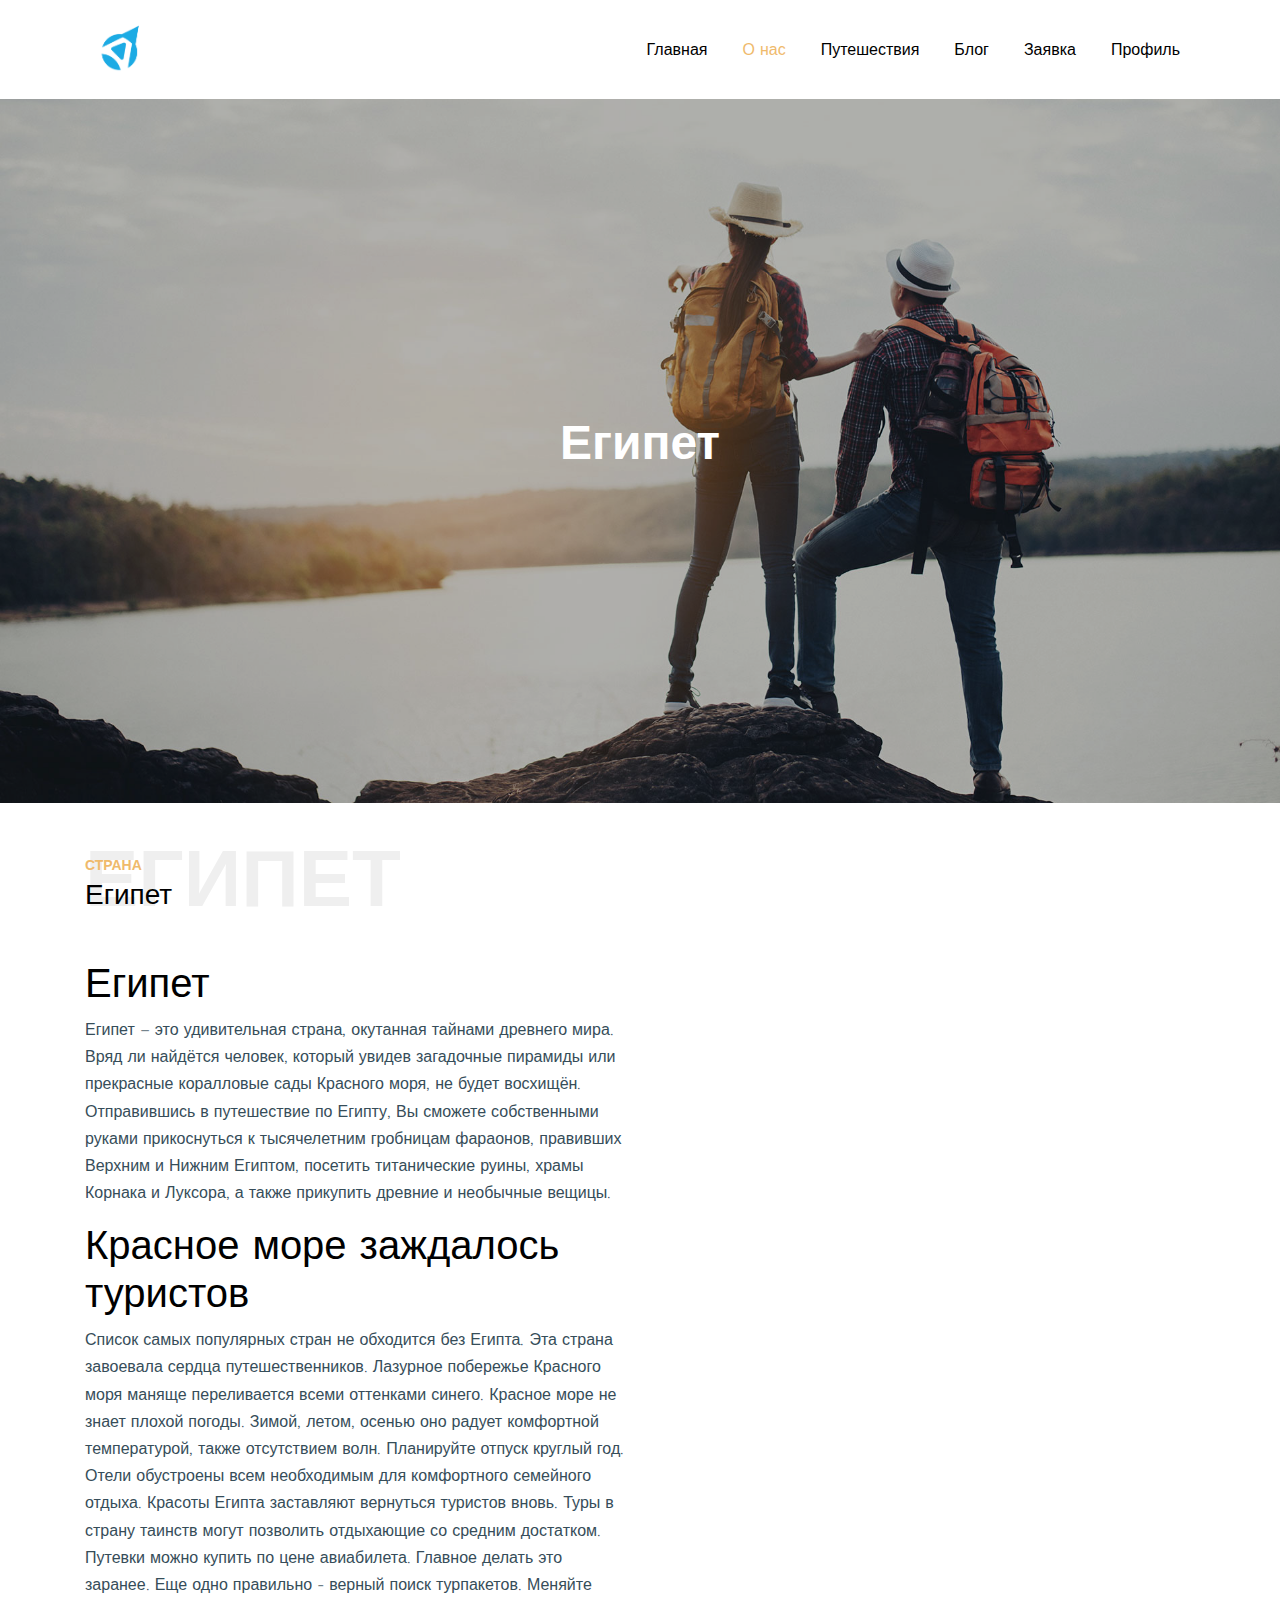
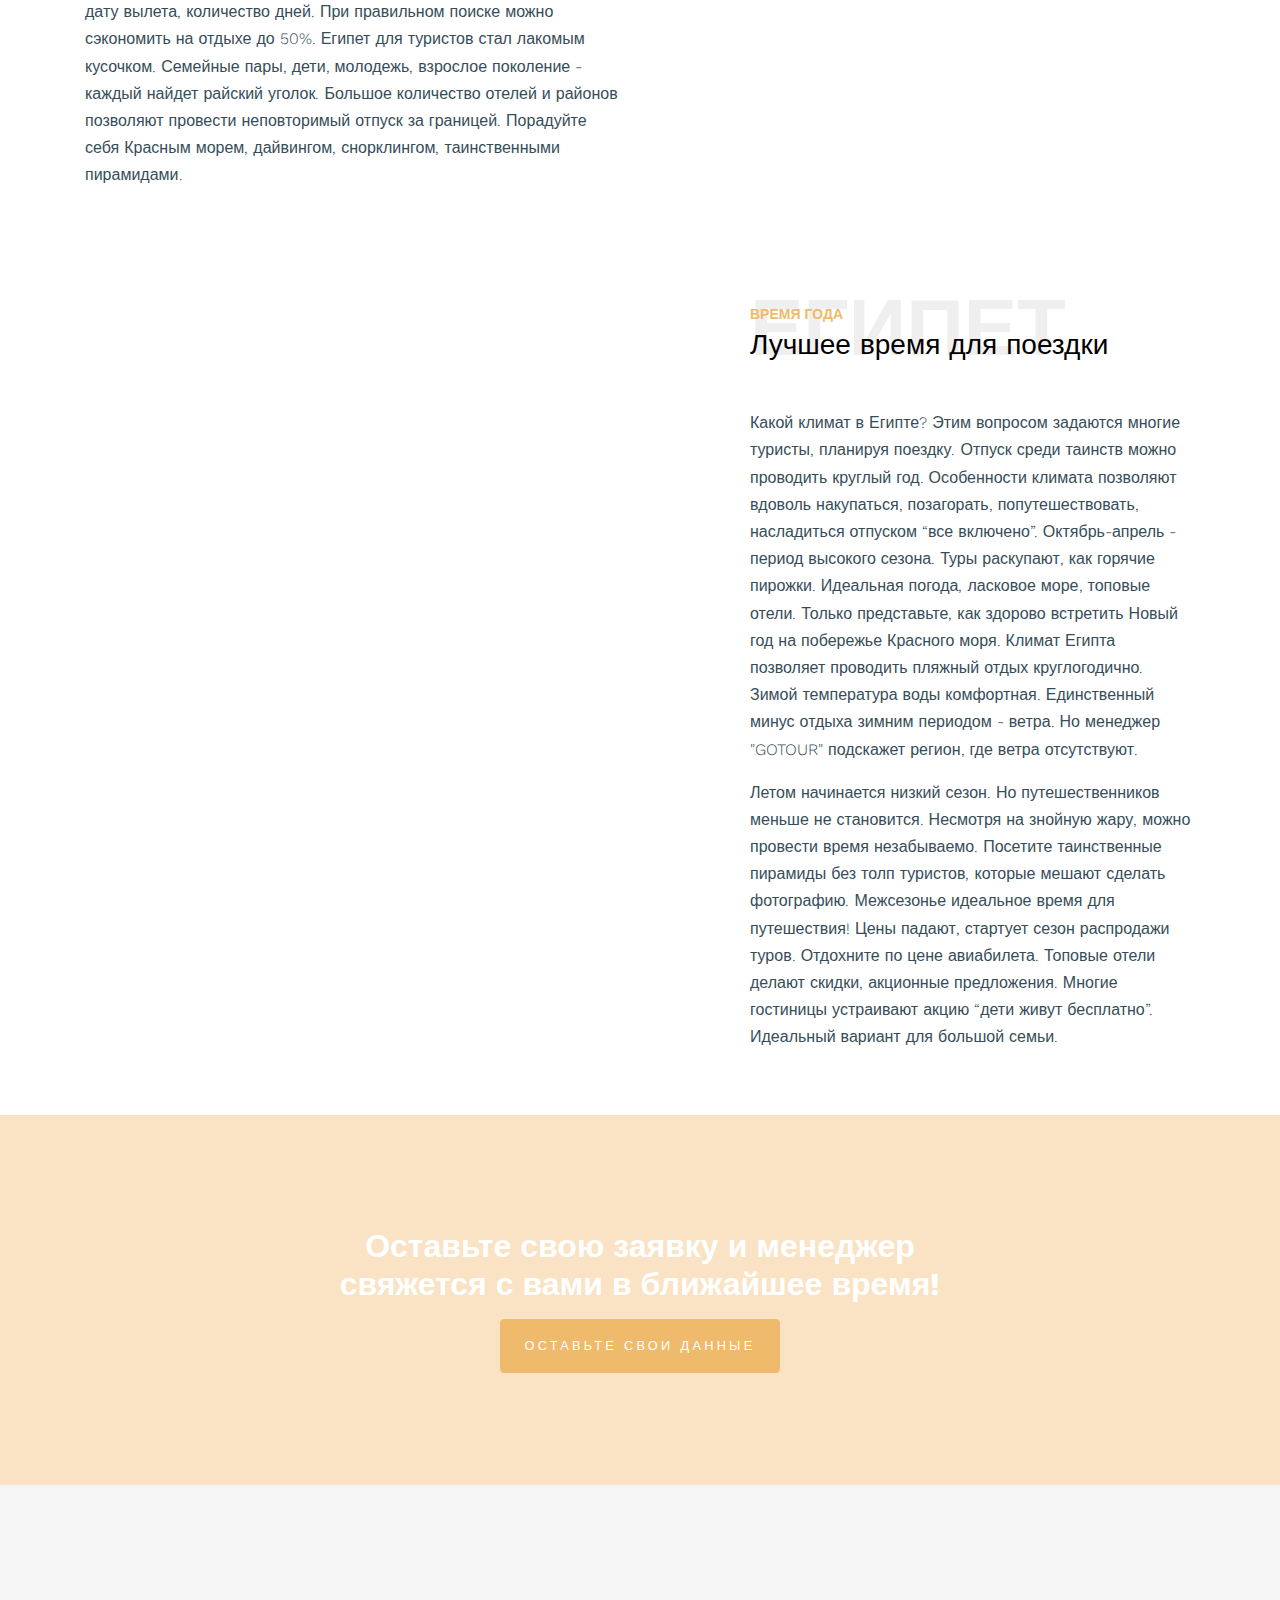
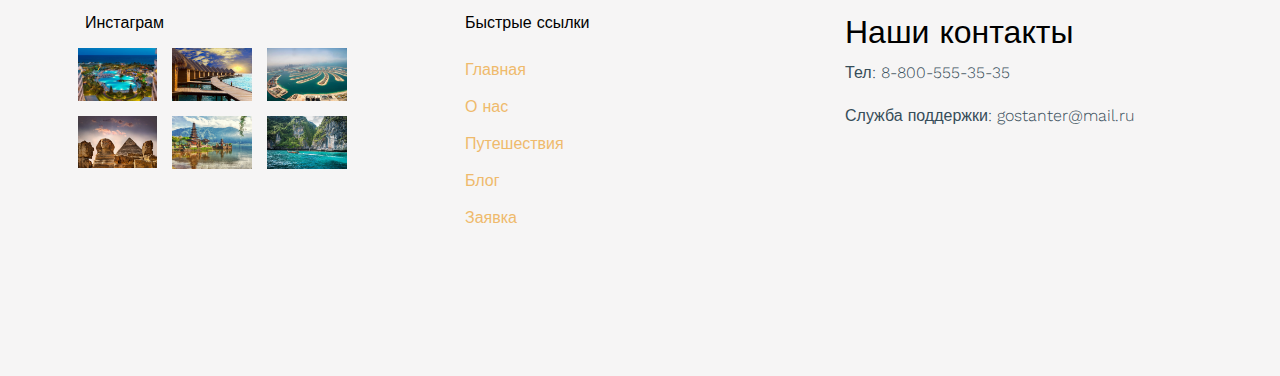
<file: egypt.html>
<!doctype html>
<html lang="en">

  <head>
    <title>Египет &mdash;</title>
    <meta charset="utf-8">
    <meta name="viewport" content="width=device-width, initial-scale=1, shrink-to-fit=no">
    <link rel="icon" type="image/png" href="images/logo.png"/>
    <link href="https://fonts.googleapis.com/css?family=Work+Sans:400,700,900&display=swap" rel="stylesheet">

    <link rel="stylesheet" href="fonts/icomoon/style.css">

    <link rel="stylesheet" href="css/bootstrap.min.css">
    <link rel="stylesheet" href="css/bootstrap-datepicker.css">
    <link rel="stylesheet" href="css/jquery.fancybox.min.css">
    <link rel="stylesheet" href="css/owl.carousel.min.css">
    <link rel="stylesheet" href="css/owl.theme.default.min.css">
    <link rel="stylesheet" href="fonts/flaticon/font/flaticon.css">
    <link rel="stylesheet" href="css/aos.css">

    <!-- MAIN CSS -->
    <link rel="stylesheet" href="css/style.css">

  </head>

  <body data-spy="scroll" data-target=".site-navbar-target" data-offset="300">

    
    <div class="site-wrap" id="home-section">

      <div class="site-mobile-menu site-navbar-target">
        <div class="site-mobile-menu-header">
          <div class="site-mobile-menu-close mt-3">
            <span class="icon-close2 js-menu-toggle"></span>
          </div>
        </div>
        <div class="site-mobile-menu-body"></div>
      </div>



      <header class="site-navbar site-navbar-target" role="banner">

        <div class="container">
          <div class="row align-items-center position-relative">

            <div class="col-3 ">
              <div class="site-logo">
                <a href="index.html" class="font-weight-bold">
                  <img src="images/logo.png" alt="Image" class="img-fluid">
                </a>
              </div>
            </div>

            <div class="col-9  text-right">
              

              <span class="d-inline-block d-lg-none"><a href="#" class="text-white site-menu-toggle js-menu-toggle py-5 text-white"><span class="icon-menu h3 text-white"></span></a></span>

              

              <nav class="site-navigation text-right ml-auto d-none d-lg-block" role="navigation">
                <ul class="site-menu main-menu js-clone-nav ml-auto ">
                  <li><a href="index.html" class="nav-link">Главная</a></li>
                  <li class="active"><a href="about.html" class="nav-link">О нас</a></li>
                  <li><a href="trips.html" class="nav-link">Путешествия</a></li>
                  <li><a href="blog.html" class="nav-link">Блог</a></li>
                  <li><a href="contact.html" class="nav-link">Заявка</a></li>
                  <li><a href="auth.html" class="nav-link">Профиль</a></li>
                </ul>
              </nav>
            </div>

            
          </div>
        </div>

      </header>

    <div class="ftco-blocks-cover-1">
      <div class="site-section-cover overlay" style="background-image: url('images/hero_1.jpg')">
        <div class="container">
          <div class="row align-items-center justify-content-center text-center">
            <div class="col-md-5" data-aos="fade-up">
              <h1 class="mb-3 text-white">Египет</h1>
              <p></p>
              
            </div>
          </div>
        </div>
      </div>
    </div>


    <div class="site-section py-5">
      <div class="container">
        <div class="row align-items-center">
          <div class="col-md-6">
            <div class="heading-39101 mb-5">
              <span class="backdrop">Египет</span>
              <span class="subtitle-39191">Страна</span>
              <h3>Египет</h3>
            </div>
            <h1>Египет</h1>
            <p>Египет – это удивительная страна, окутанная тайнами древнего мира. Вряд ли найдётся человек, который увидев загадочные пирамиды или прекрасные коралловые сады Красного моря, не будет восхищён. Отправившись в путешествие по Египту, Вы сможете собственными руками прикоснуться к тысячелетним гробницам фараонов, правивших Верхним и Нижним Египтом, посетить титанические руины, храмы Корнака и Луксора, а также прикупить древние и необычные вещицы.</p>
            <h1>Красное море заждалось туристов</h1>
            <p>Список самых популярных стран не обходится без Египта. Эта страна завоевала сердца путешественников. Лазурное побережье Красного моря маняще переливается всеми оттенками синего. Красное море не знает плохой погоды. Зимой, летом, осенью оно радует комфортной температурой, также отсутствием волн. Планируйте отпуск круглый год. Отели обустроены всем необходимым для комфортного семейного отдыха. 
                Красоты Египта заставляют вернуться туристов вновь. Туры в страну таинств могут позволить отдыхающие со средним достатком. Путевки можно купить по цене авиабилета. Главное делать это заранее. Еще одно правильно - верный поиск турпакетов. Меняйте дату вылета, количество дней. При правильном поиске можно сэкономить на отдыхе до 50%. 
                Египет для туристов стал лакомым кусочком. Семейные пары, дети, молодежь, взрослое поколение - каждый найдет райский уголок. Большое количество отелей и районов позволяют провести неповторимый отпуск за границей. Порадуйте себя Красным морем, дайвингом, снорклингом, таинственными пирамидами.</p>
          </div>
          <div class="col-md-6" data-aos="fade-right">
            <img src="images/insta_4.jpg" alt="Image" class="img-fluid">
          </div>
        </div>
      </div>
    </div>


    <div class="site-section py-5">
      <div class="container">
        <div class="row align-items-center">
          <div class="col-md-5 order-2 ml-auto">
            <div class="heading-39101 mb-5">
              <span class="backdrop">Египет</span>
              <span class="subtitle-39191">Время года</span>
              <h3>Лучшее время для поездки</h3>
            </div>
            <p>Какой климат в Египте? Этим вопросом задаются многие туристы, планируя поездку. Отпуск среди таинств можно проводить круглый год. Особенности климата позволяют вдоволь накупаться, позагорать, попутешествовать, насладиться отпуском “все включено”. 
                Октябрь-апрель - период высокого сезона. Туры раскупают, как горячие пирожки. Идеальная погода, ласковое море, топовые отели. Только представьте, как здорово встретить Новый год на побережье Красного моря. 
                Климат Египта позволяет проводить пляжный отдых круглогодично. Зимой температура воды комфортная. Единственный минус отдыха зимним периодом - ветра. Но менеджер "GOTOUR" подскажет регион, где ветра отсутствуют. </p>
            <p>Летом начинается низкий сезон. Но путешественников меньше не становится. Несмотря на знойную жару, можно провести время незабываемо. Посетите таинственные пирамиды без толп туристов, которые мешают сделать фотографию. 
                Межсезонье идеальное время для путешествия! Цены падают, стартует сезон распродажи туров. Отдохните по цене авиабилета. Топовые отели делают скидки, акционные предложения. Многие гостиницы устраивают акцию “дети живут бесплатно”. Идеальный вариант для большой семьи. </p>
          </div>
          <div class="col-md-6 order-1" data-aos="fade-left">
            <img src="images/egypt.jpg" alt="Image" class="img-fluid">
          </div>
        </div>
      </div>
    </div>

    
    

    <div class="site-section bg-image overlay" style="background-image: url('images/hero_1.jpg')">
      <div class="container">
        <div class="row justify-content-center">
          <div class="col-md-7 text-center">
            <h2 class="font-weight-bold text-white">Оставьте свою заявку и менеджер свяжется с вами в ближайшее время!</h2>
            <p></p>
            <p class="mb-0"><a href="contact.html" class="btn btn-primary text-white py-3 px-4">Оставьте свои данные</a></p>
          </div>
        </div>
      </div>
    </div>

    <footer class="site-footer bg-light">
      <div class="container">
        <div class="row">
          <div class="col-lg-3">
            <h2 class="footer-heading mb-3">Инстаграм</h2>
            <div class="row">
              <div class="col-4 gal_col">
                <a href="#"><img src="images/insta_1.jpg" alt="Image" class="img-fluid"></a>
              </div>
              <div class="col-4 gal_col">
                <a href="#"><img src="images/insta_2.jpg" alt="Image" class="img-fluid"></a>
              </div>
              <div class="col-4 gal_col">
                <a href="#"><img src="images/insta_3.jpg" alt="Image" class="img-fluid"></a>
              </div>
              <div class="col-4 gal_col">
                <a href="#"><img src="images/insta_4.jpg" alt="Image" class="img-fluid"></a>
              </div>
              <div class="col-4 gal_col">
                <a href="#"><img src="images/insta_5.jpg" alt="Image" class="img-fluid"></a>
              </div>
              <div class="col-4 gal_col">
                <a href="#"><img src="images/insta_6.jpg" alt="Image" class="img-fluid"></a>
              </div>
            </div>
          </div>
          <div class="col-lg-8 ml-auto">
            <div class="row">
              <div class="col-lg-6 ml-auto">
                <h2 class="footer-heading mb-4">Быстрые ссылки</h2>
                <ul class="list-unstyled">
                  <li><a href="index.html">Главная</a></li>
                  <li><a href="about.html">О нас</a></li>
                  <li><a href="trips.html">Путешествия</a></li>
                  <li><a href="blog.html">Блог</a></li>
                  <li><a href="contact.html">Заявка</a></li>
                </ul>
              </div>
              <div class="col-lg-6">
                <h2>Наши контакты</h2>
                <p>Тел: 8-800-555-35-35</p>
                <p>Служба поддержки: gostanter@mail.ru</p>
              </div>
              
            </div>
          </div>
        </div>
      </div>
    </footer>

    </div>

    <script src="js/jquery-3.3.1.min.js"></script>
    <script src="js/jquery-migrate-3.0.0.js"></script>
    <script src="js/popper.min.js"></script>
    <script src="js/bootstrap.min.js"></script>
    <script src="js/owl.carousel.min.js"></script>
    <script src="js/jquery.sticky.js"></script>
    <script src="js/jquery.waypoints.min.js"></script>
    <script src="js/jquery.animateNumber.min.js"></script>
    <script src="js/jquery.fancybox.min.js"></script>
    <script src="js/jquery.stellar.min.js"></script>
    <script src="js/jquery.easing.1.3.js"></script>
    <script src="js/bootstrap-datepicker.min.js"></script>
    <script src="js/isotope.pkgd.min.js"></script>
    <script src="js/aos.js"></script>

    <script src="js/main.js"></script>

  </body>

</html>
</file>
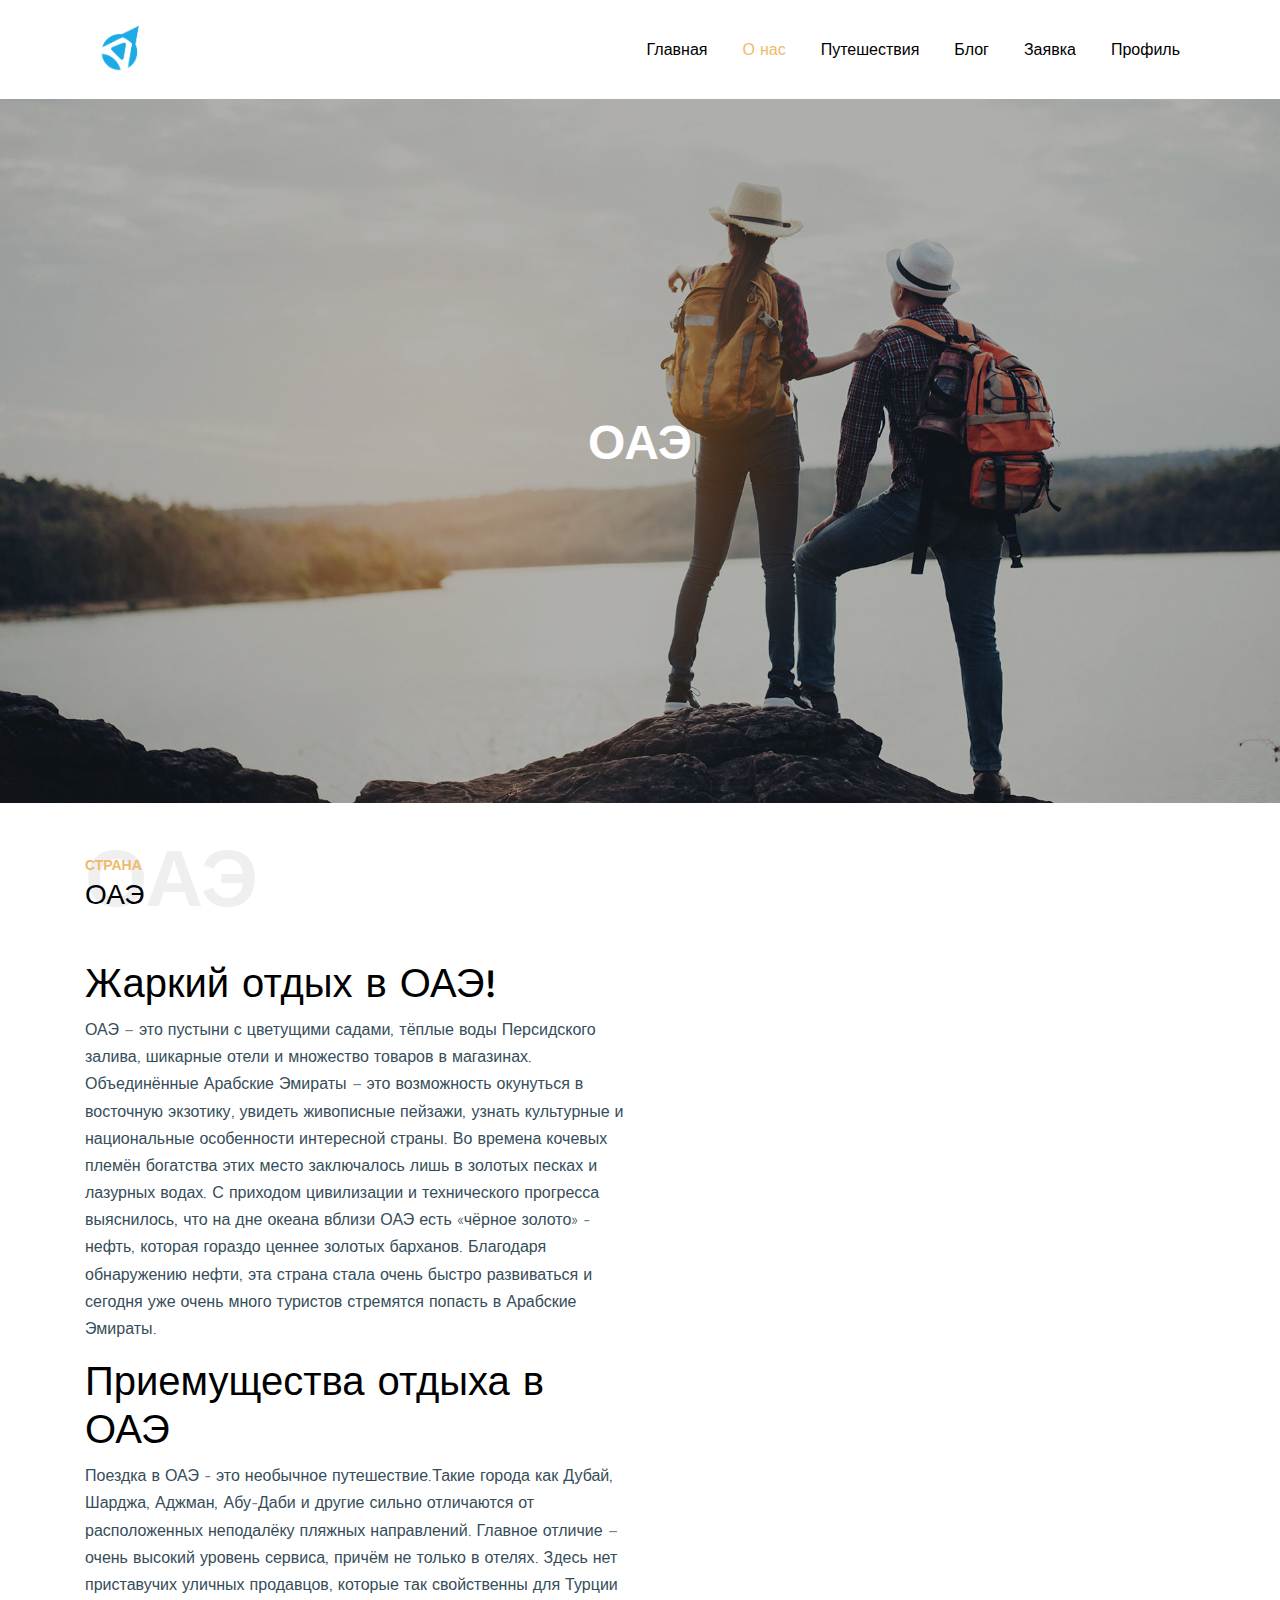
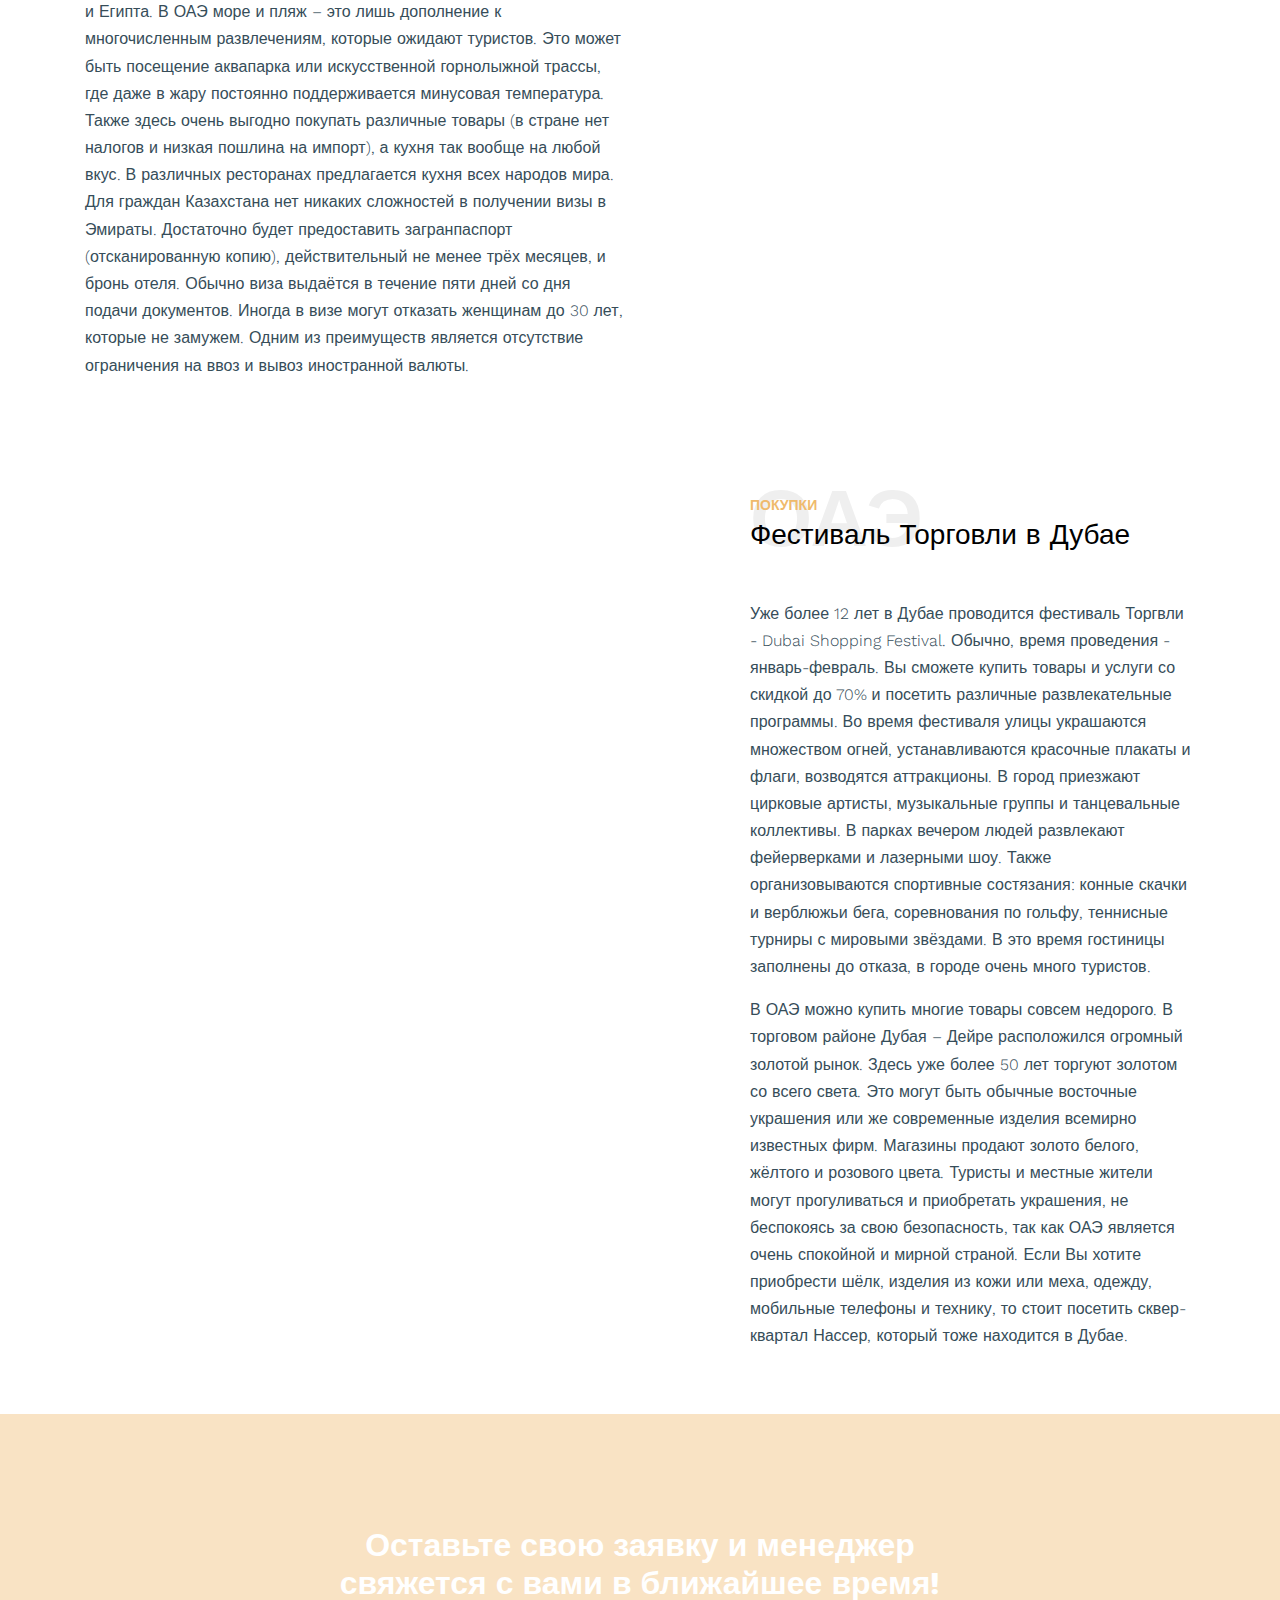
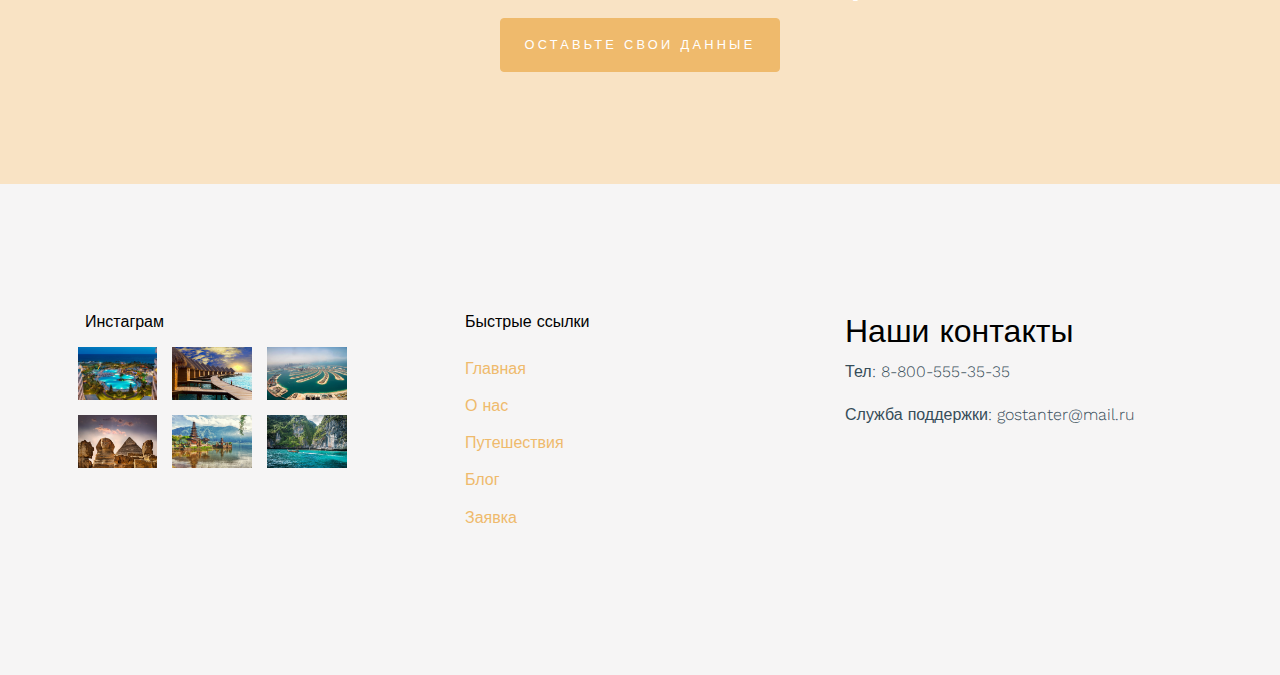
<file: emirates.html>
<!doctype html>
<html lang="en">

  <head>
    <title>ОАЭ &mdash;</title>
    <meta charset="utf-8">
    <meta name="viewport" content="width=device-width, initial-scale=1, shrink-to-fit=no">
    <link rel="icon" type="image/png" href="images/logo.png"/>
    <link href="https://fonts.googleapis.com/css?family=Work+Sans:400,700,900&display=swap" rel="stylesheet">

    <link rel="stylesheet" href="fonts/icomoon/style.css">

    <link rel="stylesheet" href="css/bootstrap.min.css">
    <link rel="stylesheet" href="css/bootstrap-datepicker.css">
    <link rel="stylesheet" href="css/jquery.fancybox.min.css">
    <link rel="stylesheet" href="css/owl.carousel.min.css">
    <link rel="stylesheet" href="css/owl.theme.default.min.css">
    <link rel="stylesheet" href="fonts/flaticon/font/flaticon.css">
    <link rel="stylesheet" href="css/aos.css">

    <!-- MAIN CSS -->
    <link rel="stylesheet" href="css/style.css">

  </head>

  <body data-spy="scroll" data-target=".site-navbar-target" data-offset="300">

    
    <div class="site-wrap" id="home-section">

      <div class="site-mobile-menu site-navbar-target">
        <div class="site-mobile-menu-header">
          <div class="site-mobile-menu-close mt-3">
            <span class="icon-close2 js-menu-toggle"></span>
          </div>
        </div>
        <div class="site-mobile-menu-body"></div>
      </div>



      <header class="site-navbar site-navbar-target" role="banner">

        <div class="container">
          <div class="row align-items-center position-relative">

            <div class="col-3 ">
              <div class="site-logo">
                <a href="index.html" class="font-weight-bold">
                  <img src="images/logo.png" alt="Image" class="img-fluid">
                </a>
              </div>
            </div>

            <div class="col-9  text-right">
              

              <span class="d-inline-block d-lg-none"><a href="#" class="text-white site-menu-toggle js-menu-toggle py-5 text-white"><span class="icon-menu h3 text-white"></span></a></span>

              

              <nav class="site-navigation text-right ml-auto d-none d-lg-block" role="navigation">
                <ul class="site-menu main-menu js-clone-nav ml-auto ">
                  <li><a href="index.html" class="nav-link">Главная</a></li>
                  <li class="active"><a href="about.html" class="nav-link">О нас</a></li>
                  <li><a href="trips.html" class="nav-link">Путешествия</a></li>
                  <li><a href="blog.html" class="nav-link">Блог</a></li>
                  <li><a href="contact.html" class="nav-link">Заявка</a></li>
                  <li><a href="auth.html" class="nav-link">Профиль</a></li>
                </ul>
              </nav>
            </div>

            
          </div>
        </div>

      </header>

    <div class="ftco-blocks-cover-1">
      <div class="site-section-cover overlay" style="background-image: url('images/hero_1.jpg')">
        <div class="container">
          <div class="row align-items-center justify-content-center text-center">
            <div class="col-md-5" data-aos="fade-up">
              <h1 class="mb-3 text-white">ОАЭ</h1>
              <p></p>
              
            </div>
          </div>
        </div>
      </div>
    </div>


    <div class="site-section py-5">
      <div class="container">
        <div class="row align-items-center">
          <div class="col-md-6">
            <div class="heading-39101 mb-5">
              <span class="backdrop">ОАЭ</span>
              <span class="subtitle-39191">Страна</span>
              <h3>ОАЭ</h3>
            </div>
            <h1>Жаркий отдых в ОАЭ!</h1>
            <p>ОАЭ – это пустыни с цветущими садами, тёплые воды Персидского залива, шикарные отели и множество товаров в магазинах. Объединённые Арабские Эмираты – это возможность окунуться в восточную экзотику, увидеть живописные пейзажи, узнать культурные и национальные особенности интересной страны. Во времена кочевых племён богатства этих место заключалось лишь в золотых песках и лазурных водах. С приходом цивилизации и технического прогресса выяснилось, что на дне океана вблизи ОАЭ есть «чёрное золото» - нефть, которая гораздо ценнее золотых барханов. Благодаря обнаружению нефти, эта страна стала очень быстро развиваться и сегодня уже очень много туристов стремятся попасть в Арабские Эмираты.</p>
            <h1>Приемущества отдыха в ОАЭ</h1>
            <p>Поездка в ОАЭ - это необычное путешествие.Такие города как Дубай, Шарджа, Аджман, Абу-Даби и другие сильно отличаются от расположенных неподалёку пляжных направлений. Главное отличие – очень высокий уровень сервиса, причём не только в отелях. Здесь нет приставучих уличных продавцов, которые так свойственны для Турции и Египта. В ОАЭ море и пляж – это лишь дополнение к многочисленным развлечениям, которые ожидают туристов.  Это может быть посещение аквапарка или искусственной горнолыжной трассы, где даже в жару постоянно поддерживается минусовая температура. Также здесь очень выгодно покупать различные товары (в стране нет налогов и низкая пошлина на импорт), а кухня так вообще на любой вкус. В различных ресторанах предлагается кухня всех народов мира. Для граждан Казахстана нет никаких сложностей в получении визы в Эмираты. Достаточно будет предоставить загранпаспорт (отсканированную копию), действительный не менее трёх месяцев, и бронь отеля. Обычно виза выдаётся в течение пяти дней со дня подачи документов. Иногда в визе могут отказать женщинам до 30 лет, которые не замужем. Одним из преимуществ является отсутствие ограничения на ввоз и вывоз иностранной валюты.</p>
          </div>
          <div class="col-md-6" data-aos="fade-right">
            <img src="images/insta_3.jpg" alt="Image" class="img-fluid">
          </div>
        </div>
      </div>
    </div>


    <div class="site-section py-5">
      <div class="container">
        <div class="row align-items-center">
          <div class="col-md-5 order-2 ml-auto">
            <div class="heading-39101 mb-5">
              <span class="backdrop">ОАЭ</span>
              <span class="subtitle-39191">Покупки</span>
              <h3>Фестиваль Торговли в Дубае</h3>
            </div>
            <p>Уже более 12 лет в Дубае проводится фестиваль Торгвли - Dubai Shopping Festival. Обычно, время проведения - январь-февраль. Вы сможете купить товары и услуги со скидкой до 70% и посетить различные развлекательные программы. Во время фестиваля улицы украшаются множеством огней, устанавливаются красочные плакаты и флаги, возводятся аттракционы. В город приезжают цирковые артисты, музыкальные группы и танцевальные коллективы. В парках вечером людей развлекают фейерверками и лазерными шоу. Также организовываются спортивные состязания: конные скачки и верблюжьи бега, соревнования по гольфу, теннисные турниры с мировыми звёздами.  В это время гостиницы заполнены до отказа, в городе очень много туристов.</p>
            <p>В ОАЭ можно купить многие товары совсем недорого. В торговом районе Дубая – Дейре расположился огромный золотой рынок. Здесь уже более 50 лет торгуют золотом со всего света. Это могут быть обычные восточные украшения или же современные изделия всемирно известных фирм. Магазины продают золото белого, жёлтого и розового цвета. Туристы и местные жители могут прогуливаться и приобретать украшения, не беспокоясь за свою безопасность, так как ОАЭ является очень спокойной и мирной страной. Если Вы хотите приобрести шёлк, изделия из кожи или меха, одежду, мобильные телефоны и технику, то стоит посетить сквер-квартал Нассер, который тоже находится  в Дубае.</p>
          </div>
          <div class="col-md-6 order-1" data-aos="fade-left">
            <img src="images/emirates.jpg" alt="Image" class="img-fluid">
          </div>
        </div>
      </div>
    </div>

    
    

    <div class="site-section bg-image overlay" style="background-image: url('images/hero_1.jpg')">
      <div class="container">
        <div class="row justify-content-center">
          <div class="col-md-7 text-center">
            <h2 class="font-weight-bold text-white">Оставьте свою заявку и менеджер свяжется с вами в ближайшее время!</h2>
            <p></p>
            <p class="mb-0"><a href="contact.html" class="btn btn-primary text-white py-3 px-4">Оставьте свои данные</a></p>
          </div>
        </div>
      </div>
    </div>

    <footer class="site-footer bg-light">
      <div class="container">
        <div class="row">
          <div class="col-lg-3">
            <h2 class="footer-heading mb-3">Инстаграм</h2>
            <div class="row">
              <div class="col-4 gal_col">
                <a href="#"><img src="images/insta_1.jpg" alt="Image" class="img-fluid"></a>
              </div>
              <div class="col-4 gal_col">
                <a href="#"><img src="images/insta_2.jpg" alt="Image" class="img-fluid"></a>
              </div>
              <div class="col-4 gal_col">
                <a href="#"><img src="images/insta_3.jpg" alt="Image" class="img-fluid"></a>
              </div>
              <div class="col-4 gal_col">
                <a href="#"><img src="images/insta_4.jpg" alt="Image" class="img-fluid"></a>
              </div>
              <div class="col-4 gal_col">
                <a href="#"><img src="images/insta_5.jpg" alt="Image" class="img-fluid"></a>
              </div>
              <div class="col-4 gal_col">
                <a href="#"><img src="images/insta_6.jpg" alt="Image" class="img-fluid"></a>
              </div>
            </div>
          </div>
          <div class="col-lg-8 ml-auto">
            <div class="row">
              <div class="col-lg-6 ml-auto">
                <h2 class="footer-heading mb-4">Быстрые ссылки</h2>
                <ul class="list-unstyled">
                  <li><a href="index.html">Главная</a></li>
                  <li><a href="about.html">О нас</a></li>
                  <li><a href="trips.html">Путешествия</a></li>
                  <li><a href="blog.html">Блог</a></li>
                  <li><a href="contact.html">Заявка</a></li>
                </ul>
              </div>
              <div class="col-lg-6">
                <h2>Наши контакты</h2>
                <p>Тел: 8-800-555-35-35</p>
                <p>Служба поддержки: gostanter@mail.ru</p>
              </div>
              
            </div>
          </div>
        </div>
      </div>
    </footer>

    </div>

    <script src="js/jquery-3.3.1.min.js"></script>
    <script src="js/jquery-migrate-3.0.0.js"></script>
    <script src="js/popper.min.js"></script>
    <script src="js/bootstrap.min.js"></script>
    <script src="js/owl.carousel.min.js"></script>
    <script src="js/jquery.sticky.js"></script>
    <script src="js/jquery.waypoints.min.js"></script>
    <script src="js/jquery.animateNumber.min.js"></script>
    <script src="js/jquery.fancybox.min.js"></script>
    <script src="js/jquery.stellar.min.js"></script>
    <script src="js/jquery.easing.1.3.js"></script>
    <script src="js/bootstrap-datepicker.min.js"></script>
    <script src="js/isotope.pkgd.min.js"></script>
    <script src="js/aos.js"></script>

    <script src="js/main.js"></script>

  </body>

</html>
</file>
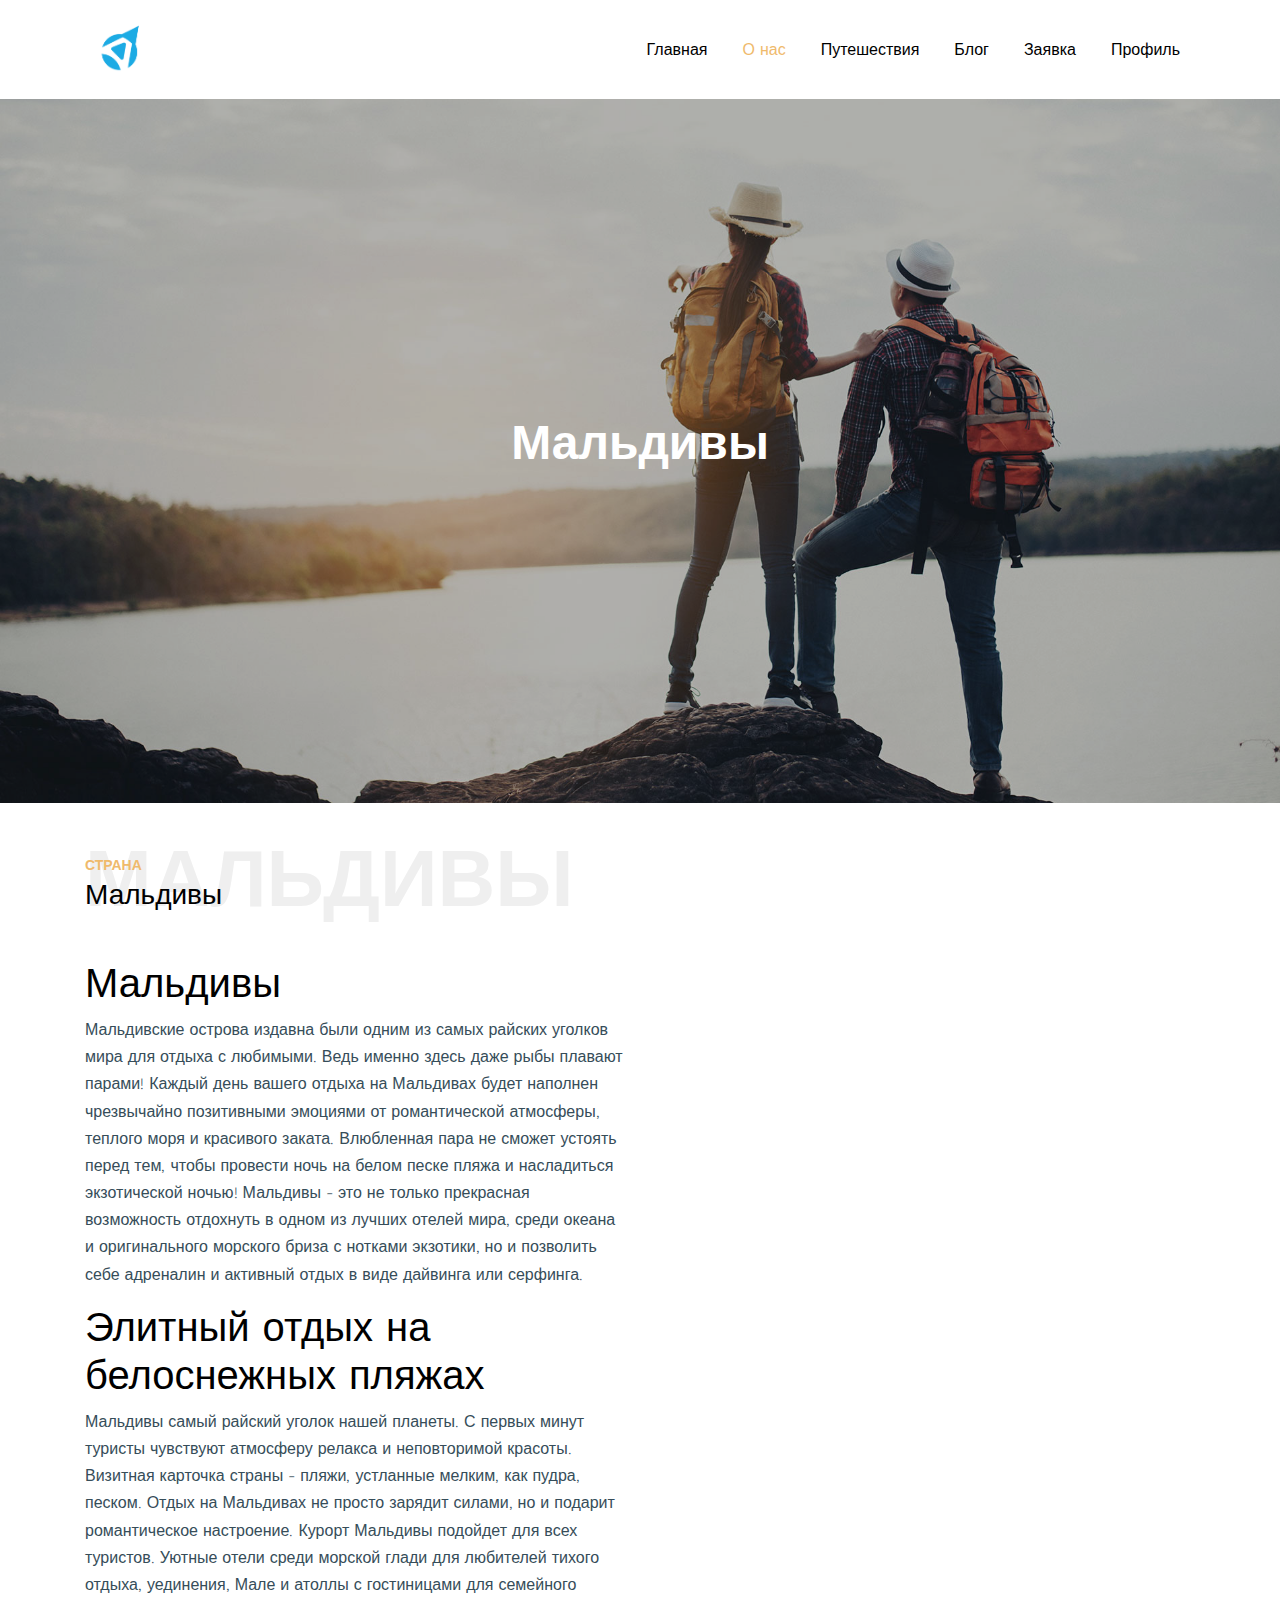
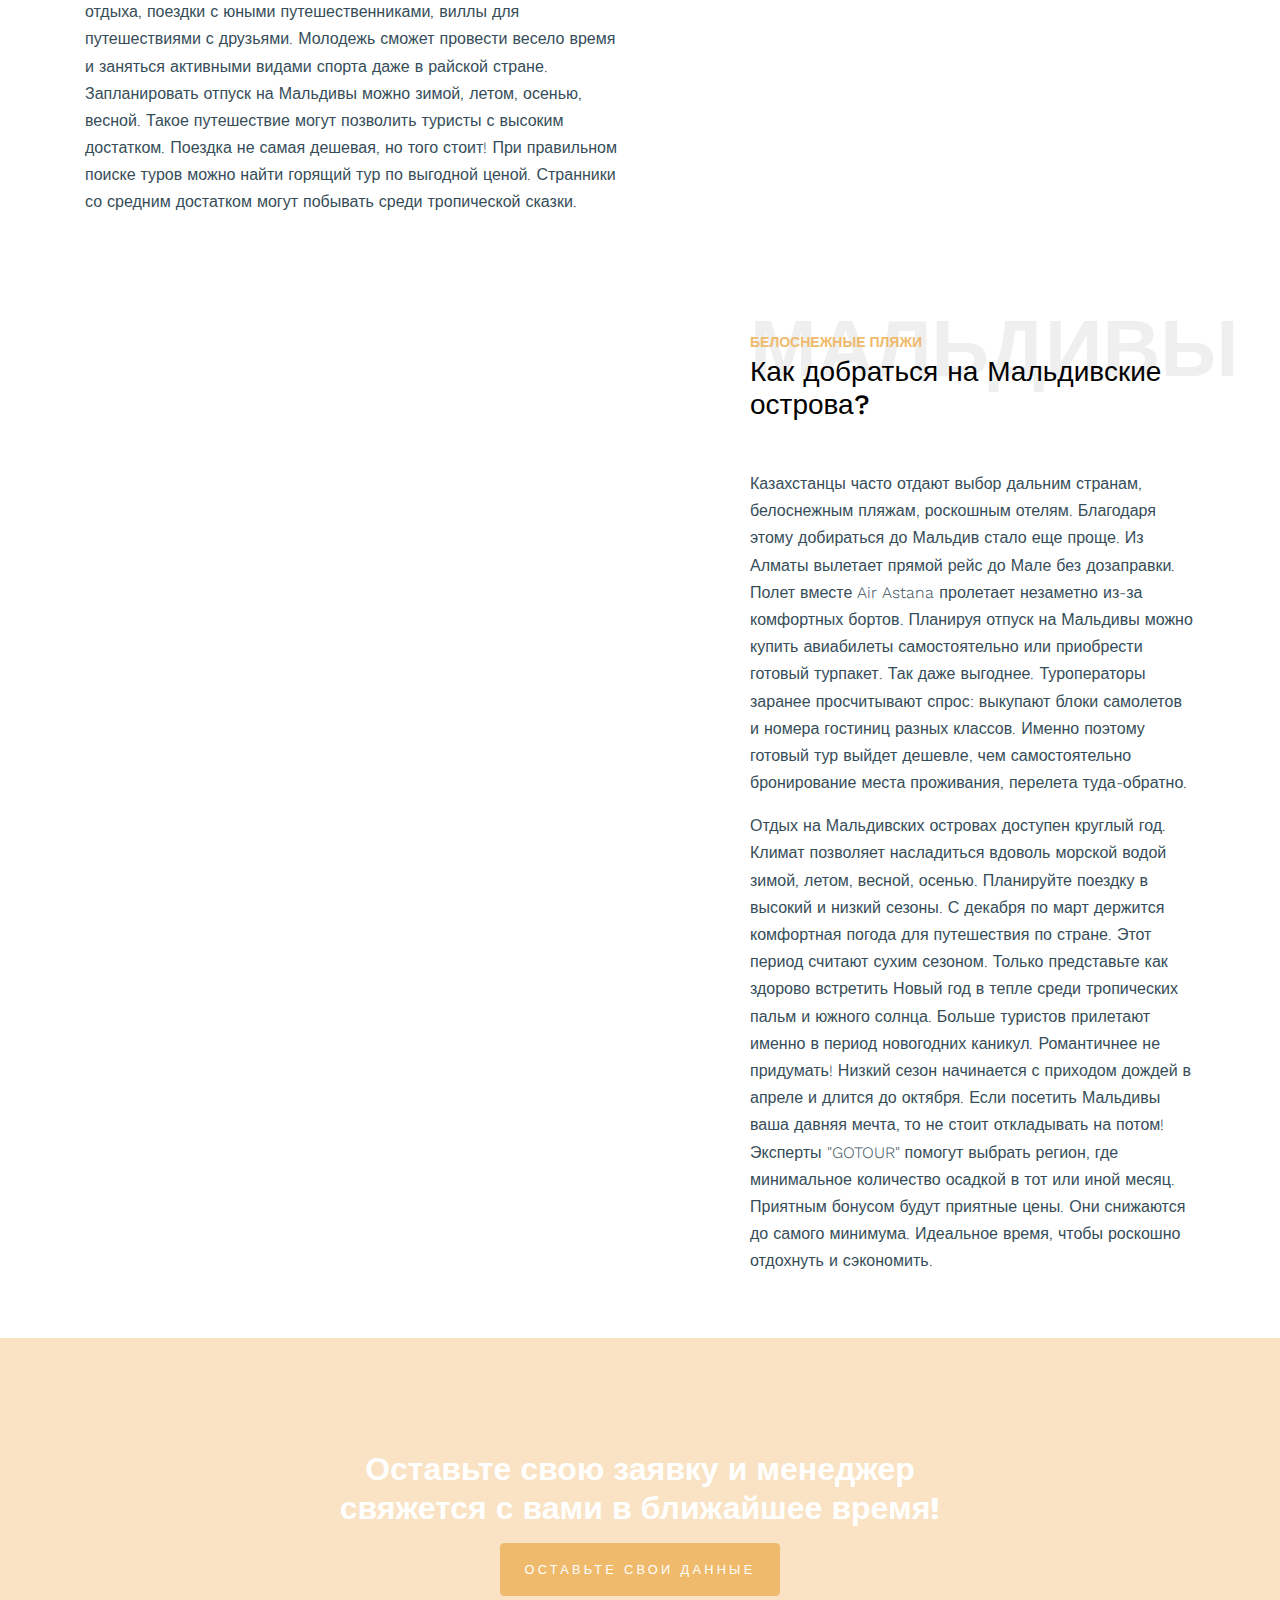
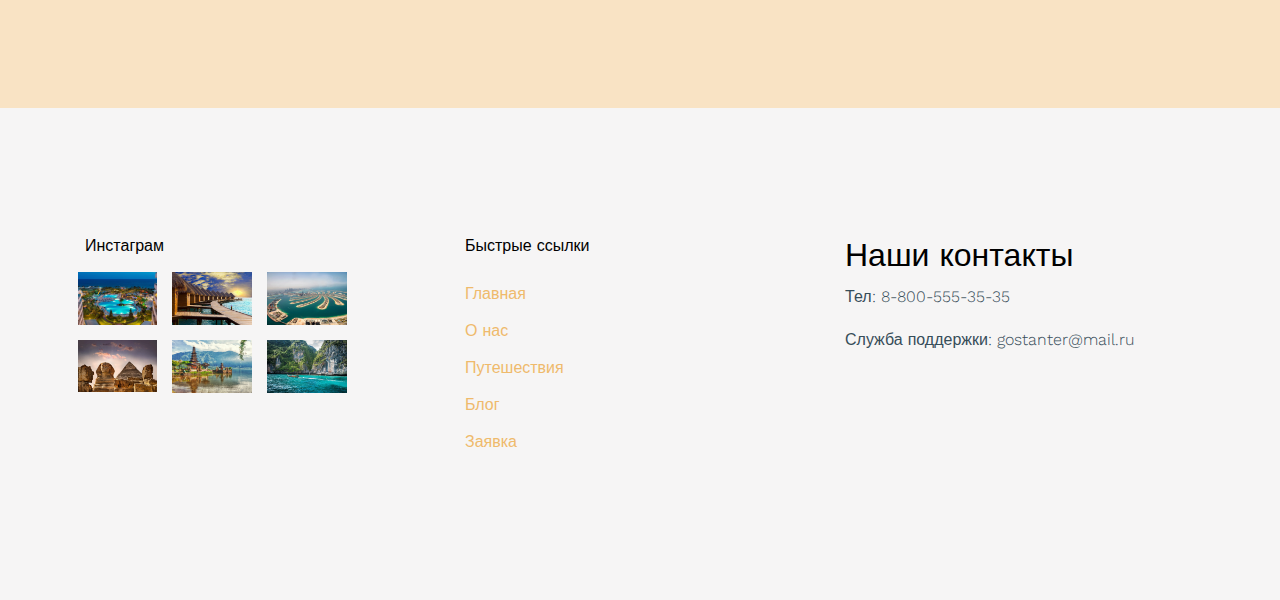
<file: maldives.html>
<!doctype html>
<html lang="en">

  <head>
    <title>Мальдивы &mdash;</title>
    <meta charset="utf-8">
    <meta name="viewport" content="width=device-width, initial-scale=1, shrink-to-fit=no">
    <link rel="icon" type="image/png" href="images/logo.png"/>
    <link href="https://fonts.googleapis.com/css?family=Work+Sans:400,700,900&display=swap" rel="stylesheet">

    <link rel="stylesheet" href="fonts/icomoon/style.css">

    <link rel="stylesheet" href="css/bootstrap.min.css">
    <link rel="stylesheet" href="css/bootstrap-datepicker.css">
    <link rel="stylesheet" href="css/jquery.fancybox.min.css">
    <link rel="stylesheet" href="css/owl.carousel.min.css">
    <link rel="stylesheet" href="css/owl.theme.default.min.css">
    <link rel="stylesheet" href="fonts/flaticon/font/flaticon.css">
    <link rel="stylesheet" href="css/aos.css">

    <!-- MAIN CSS -->
    <link rel="stylesheet" href="css/style.css">

  </head>

  <body data-spy="scroll" data-target=".site-navbar-target" data-offset="300">

    
    <div class="site-wrap" id="home-section">

      <div class="site-mobile-menu site-navbar-target">
        <div class="site-mobile-menu-header">
          <div class="site-mobile-menu-close mt-3">
            <span class="icon-close2 js-menu-toggle"></span>
          </div>
        </div>
        <div class="site-mobile-menu-body"></div>
      </div>



      <header class="site-navbar site-navbar-target" role="banner">

        <div class="container">
          <div class="row align-items-center position-relative">

            <div class="col-3 ">
              <div class="site-logo">
                <a href="index.html" class="font-weight-bold">
                  <img src="images/logo.png" alt="Image" class="img-fluid">
                </a>
              </div>
            </div>

            <div class="col-9  text-right">
              

              <span class="d-inline-block d-lg-none"><a href="#" class="text-white site-menu-toggle js-menu-toggle py-5 text-white"><span class="icon-menu h3 text-white"></span></a></span>

              

              <nav class="site-navigation text-right ml-auto d-none d-lg-block" role="navigation">
                <ul class="site-menu main-menu js-clone-nav ml-auto ">
                  <li><a href="index.html" class="nav-link">Главная</a></li>
                  <li class="active"><a href="about.html" class="nav-link">О нас</a></li>
                  <li><a href="trips.html" class="nav-link">Путешествия</a></li>
                  <li><a href="blog.html" class="nav-link">Блог</a></li>
                  <li><a href="contact.html" class="nav-link">Заявка</a></li>
                  <li><a href="auth.html" class="nav-link">Профиль</a></li>
                </ul>
              </nav>
            </div>

            
          </div>
        </div>

      </header>

    <div class="ftco-blocks-cover-1">
      <div class="site-section-cover overlay" style="background-image: url('images/hero_1.jpg')">
        <div class="container">
          <div class="row align-items-center justify-content-center text-center">
            <div class="col-md-5" data-aos="fade-up">
              <h1 class="mb-3 text-white">Мальдивы</h1>
              <p></p>
              
            </div>
          </div>
        </div>
      </div>
    </div>


    <div class="site-section py-5">
      <div class="container">
        <div class="row align-items-center">
          <div class="col-md-6">
            <div class="heading-39101 mb-5">
              <span class="backdrop">Мальдивы</span>
              <span class="subtitle-39191">Страна</span>
              <h3>Мальдивы</h3>
            </div>
            <h1>Мальдивы</h1>
            <p>Мальдивские острова издавна были одним из самых райских уголков мира для отдыха с любимыми. Ведь именно здесь даже рыбы плавают парами! Каждый день вашего отдыха на Мальдивах будет наполнен чрезвычайно позитивными эмоциями от романтической атмосферы, теплого моря и красивого заката. Влюбленная пара не сможет устоять перед тем, чтобы провести ночь на белом песке пляжа и насладиться экзотической ночью! Мальдивы - это не только прекрасная возможность отдохнуть в одном из лучших отелей мира, среди океана и оригинального морского бриза с нотками экзотики, но и позволить себе адреналин и активный отдых в виде дайвинга или серфинга.</p>
            <h1>Элитный отдых на белоснежных пляжах</h1>
            <p>Мальдивы самый райский уголок нашей планеты. С первых минут туристы чувствуют атмосферу релакса и неповторимой красоты. Визитная карточка страны - пляжи, устланные мелким, как пудра, песком. Отдых на Мальдивах не просто зарядит силами, но и подарит романтическое настроение. 
                Курорт Мальдивы подойдет для всех туристов. Уютные отели среди морской глади для любителей тихого отдыха, уединения, Мале и атоллы с гостиницами для семейного отдыха, поездки с юными путешественниками, виллы для путешествиями с друзьями. Молодежь сможет провести весело время и заняться активными видами спорта даже в райской стране.
                Запланировать отпуск на Мальдивы можно зимой, летом, осенью, весной. Такое путешествие могут позволить туристы с высоким достатком. Поездка не самая дешевая, но того стоит! При правильном поиске туров можно найти горящий тур по выгодной ценой. Странники со средним достатком могут побывать среди тропической сказки.</p>
          </div>
          <div class="col-md-6" data-aos="fade-right">
            <img src="images/insta_2.jpg" alt="Image" class="img-fluid">
          </div>
        </div>
      </div>
    </div>


    <div class="site-section py-5">
      <div class="container">
        <div class="row align-items-center">
          <div class="col-md-5 order-2 ml-auto">
            <div class="heading-39101 mb-5">
              <span class="backdrop">Мальдивы</span>
              <span class="subtitle-39191">Белоснежные пляжи</span>
              <h3>Как добраться на Мальдивские острова? </h3>
            </div>
            <p>Казахстанцы часто отдают выбор дальним странам, белоснежным пляжам, роскошным отелям. Благодаря этому добираться до Мальдив стало еще проще. Из Алматы вылетает прямой рейс до Мале без дозаправки. Полет вместе Air Astana пролетает незаметно из-за комфортных бортов.
                Планируя отпуск на Мальдивы можно купить авиабилеты самостоятельно или приобрести готовый турпакет. Так даже выгоднее. Туроператоры заранее просчитывают спрос: выкупают блоки самолетов и номера гостиниц разных классов. Именно поэтому готовый тур выйдет дешевле, чем самостоятельно бронирование места проживания, перелета туда-обратно. </p>
            <p>Отдых на Мальдивских островах доступен круглый год. Климат позволяет насладиться вдоволь морской водой зимой, летом, весной, осенью. Планируйте поездку в высокий и низкий сезоны. 
                С декабря по март держится комфортная погода для путешествия по стране. Этот период считают сухим сезоном. Только представьте как здорово встретить Новый год в тепле среди тропических пальм и южного солнца. Больше туристов прилетают именно в период новогодних каникул. Романтичнее не придумать! 
                Низкий сезон начинается с приходом дождей в апреле и длится до октября. Если посетить Мальдивы ваша давняя мечта, то не стоит откладывать на потом! Эксперты "GOTOUR" помогут выбрать регион, где минимальное количество осадкой в тот или иной месяц. Приятным бонусом будут приятные цены. Они снижаются до самого минимума. Идеальное время, чтобы роскошно отдохнуть и сэкономить.</p>
          </div>
          <div class="col-md-6 order-1" data-aos="fade-left">
            <img src="images/maldives.jpg" alt="Image" class="img-fluid">
          </div>
        </div>
      </div>
    </div>

    
    

    <div class="site-section bg-image overlay" style="background-image: url('images/hero_1.jpg')">
      <div class="container">
        <div class="row justify-content-center">
          <div class="col-md-7 text-center">
            <h2 class="font-weight-bold text-white">Оставьте свою заявку и менеджер свяжется с вами в ближайшее время!</h2>
            <p></p>
            <p class="mb-0"><a href="contact.html" class="btn btn-primary text-white py-3 px-4">Оставьте свои данные</a></p>
          </div>
        </div>
      </div>
    </div>

    <footer class="site-footer bg-light">
      <div class="container">
        <div class="row">
          <div class="col-lg-3">
            <h2 class="footer-heading mb-3">Инстаграм</h2>
            <div class="row">
              <div class="col-4 gal_col">
                <a href="#"><img src="images/insta_1.jpg" alt="Image" class="img-fluid"></a>
              </div>
              <div class="col-4 gal_col">
                <a href="#"><img src="images/insta_2.jpg" alt="Image" class="img-fluid"></a>
              </div>
              <div class="col-4 gal_col">
                <a href="#"><img src="images/insta_3.jpg" alt="Image" class="img-fluid"></a>
              </div>
              <div class="col-4 gal_col">
                <a href="#"><img src="images/insta_4.jpg" alt="Image" class="img-fluid"></a>
              </div>
              <div class="col-4 gal_col">
                <a href="#"><img src="images/insta_5.jpg" alt="Image" class="img-fluid"></a>
              </div>
              <div class="col-4 gal_col">
                <a href="#"><img src="images/insta_6.jpg" alt="Image" class="img-fluid"></a>
              </div>
            </div>
          </div>
          <div class="col-lg-8 ml-auto">
            <div class="row">
              <div class="col-lg-6 ml-auto">
                <h2 class="footer-heading mb-4">Быстрые ссылки</h2>
                <ul class="list-unstyled">
                  <li><a href="index.html">Главная</a></li>
                  <li><a href="about.html">О нас</a></li>
                  <li><a href="trips.html">Путешествия</a></li>
                  <li><a href="blog.html">Блог</a></li>
                  <li><a href="contact.html">Заявка</a></li>
                </ul>
              </div>
              <div class="col-lg-6">
                <h2>Наши контакты</h2>
                <p>Тел: 8-800-555-35-35</p>
                <p>Служба поддержки: gostanter@mail.ru</p>
              </div>
              
            </div>
          </div>
        </div>
      </div>
    </footer>

    </div>

    <script src="js/jquery-3.3.1.min.js"></script>
    <script src="js/jquery-migrate-3.0.0.js"></script>
    <script src="js/popper.min.js"></script>
    <script src="js/bootstrap.min.js"></script>
    <script src="js/owl.carousel.min.js"></script>
    <script src="js/jquery.sticky.js"></script>
    <script src="js/jquery.waypoints.min.js"></script>
    <script src="js/jquery.animateNumber.min.js"></script>
    <script src="js/jquery.fancybox.min.js"></script>
    <script src="js/jquery.stellar.min.js"></script>
    <script src="js/jquery.easing.1.3.js"></script>
    <script src="js/bootstrap-datepicker.min.js"></script>
    <script src="js/isotope.pkgd.min.js"></script>
    <script src="js/aos.js"></script>

    <script src="js/main.js"></script>

  </body>

</html>
</file>
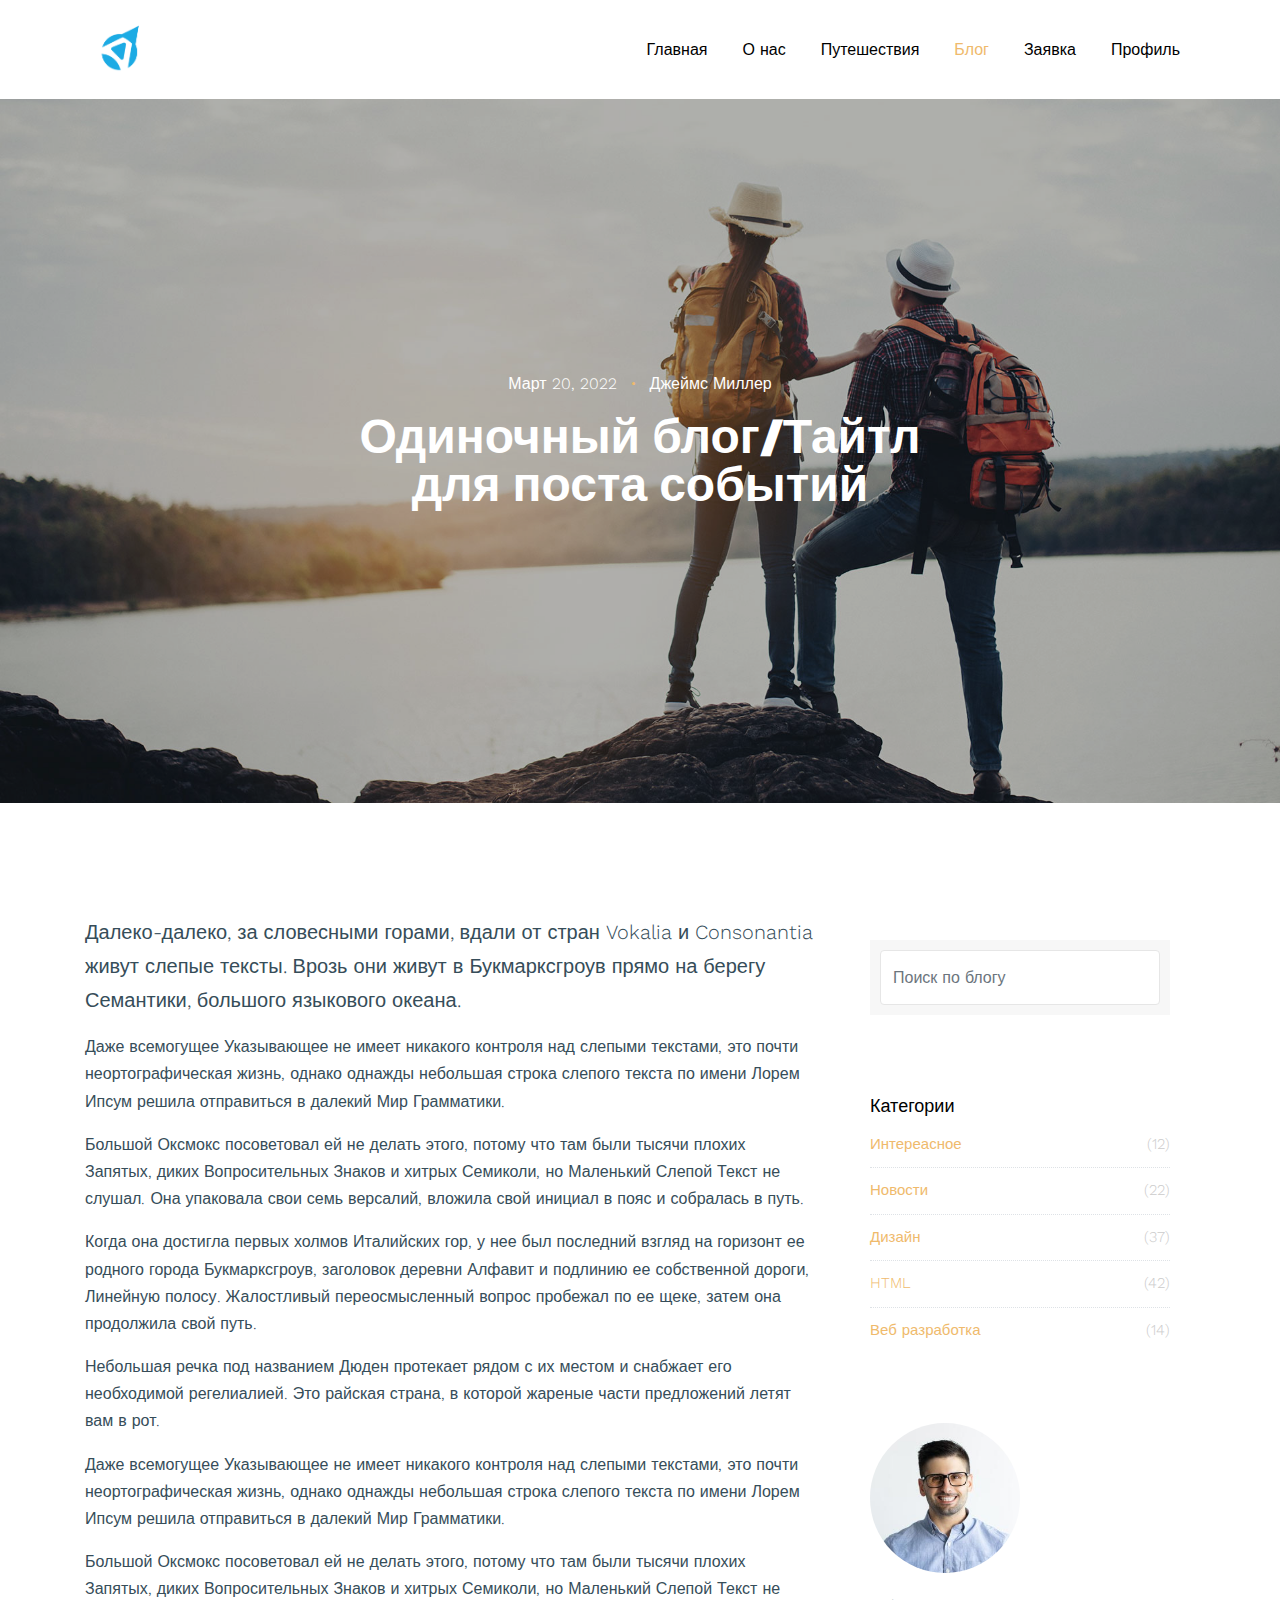
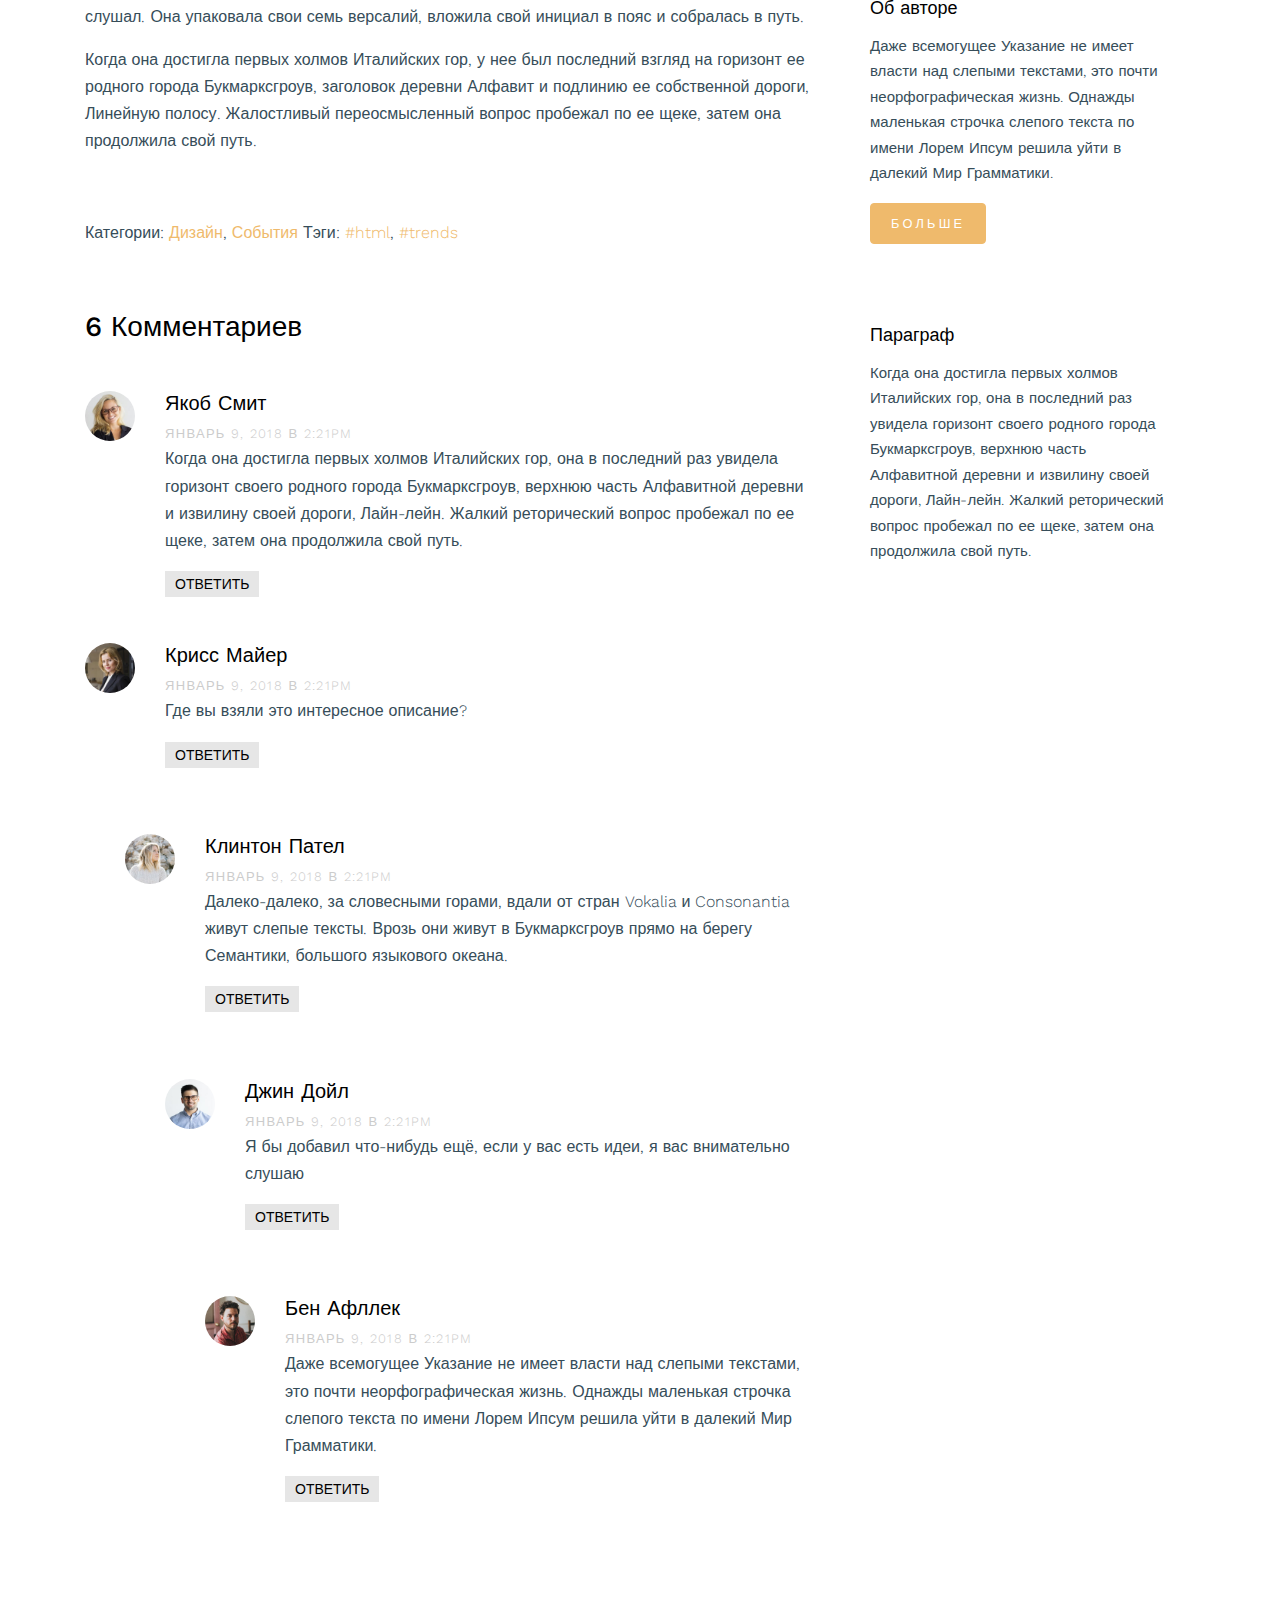
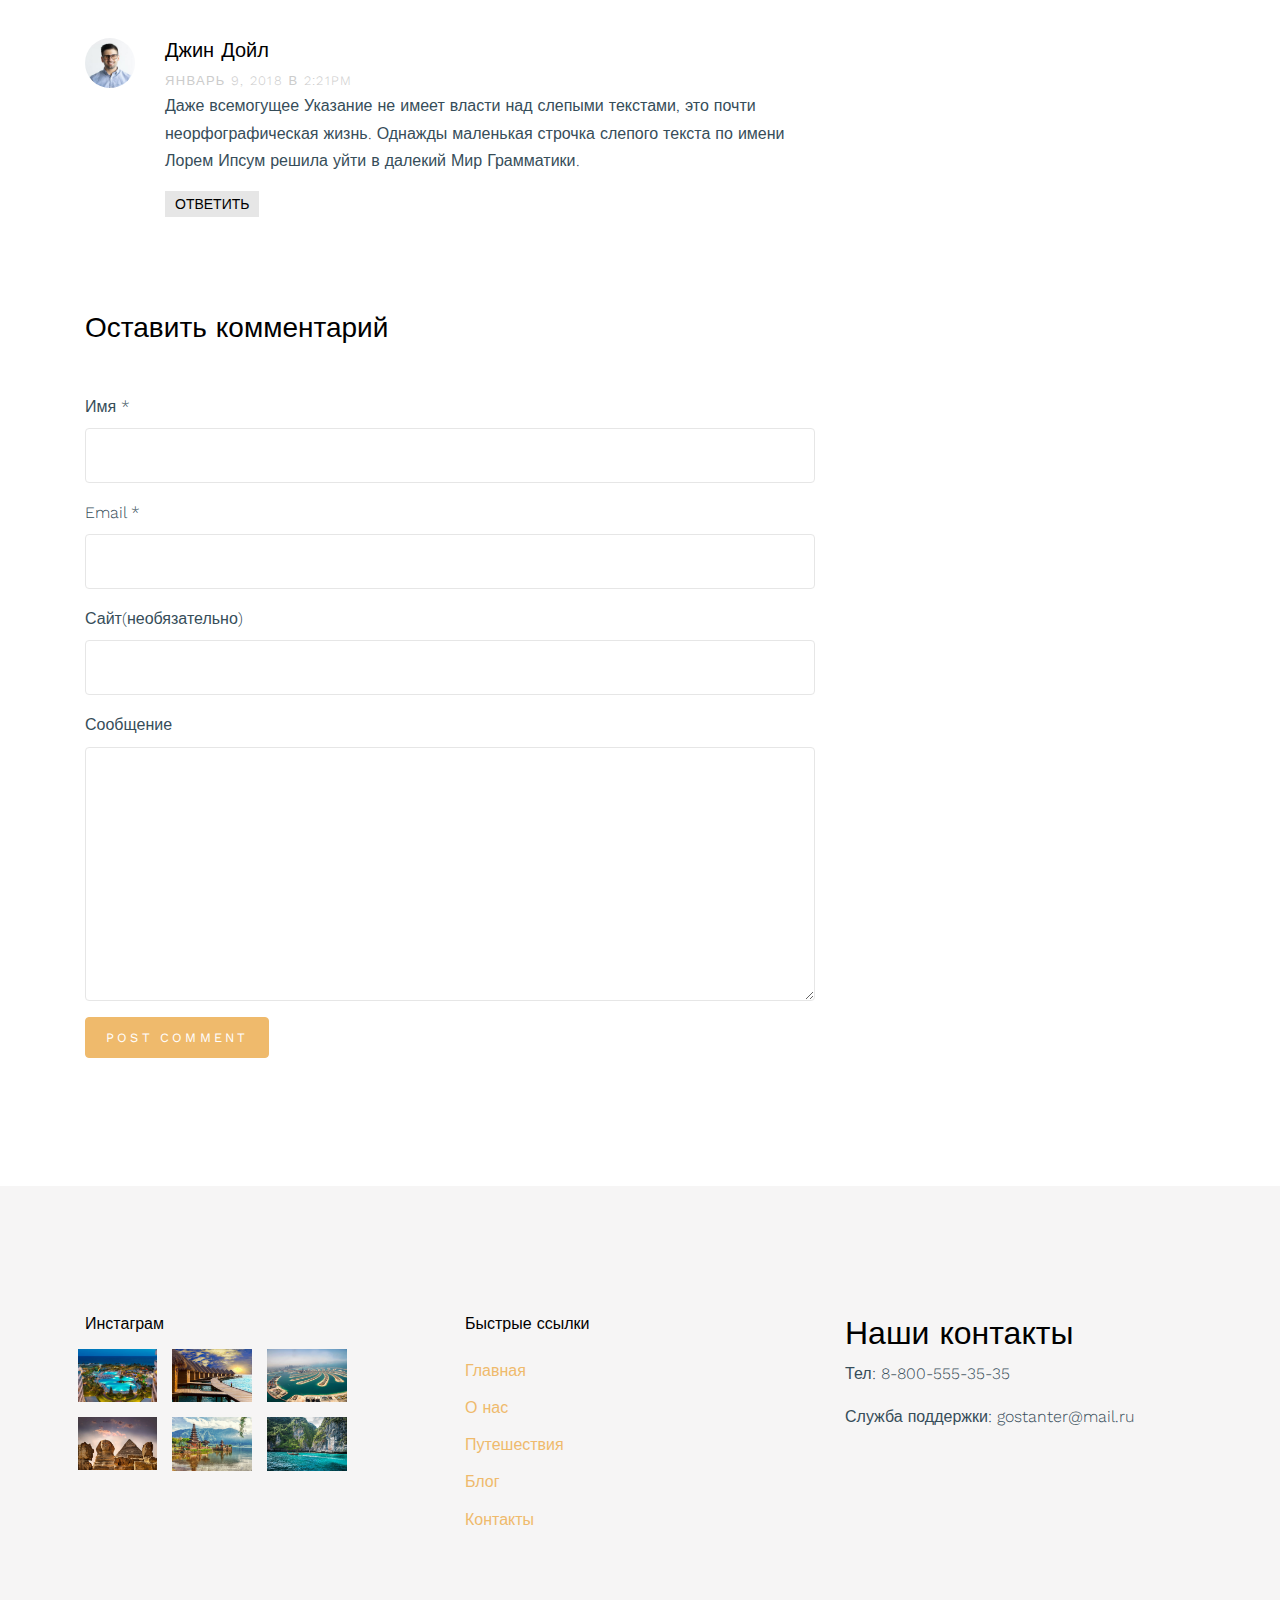
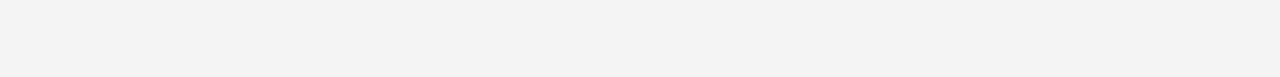
<file: single.html>
<!doctype html>
<html lang="en">

  <head>
    <title>GOTOUR &mdash;</title>
    <meta charset="utf-8">
    <meta name="viewport" content="width=device-width, initial-scale=1, shrink-to-fit=no">
    <link rel="icon" type="image/png" href="images/logo.png"/>
    <link href="https://fonts.googleapis.com/css?family=Work+Sans:400,700,900&display=swap" rel="stylesheet">

    <link rel="stylesheet" href="fonts/icomoon/style.css">

    <link rel="stylesheet" href="css/bootstrap.min.css">
    <link rel="stylesheet" href="css/bootstrap-datepicker.css">
    <link rel="stylesheet" href="css/jquery.fancybox.min.css">
    <link rel="stylesheet" href="css/owl.carousel.min.css">
    <link rel="stylesheet" href="css/owl.theme.default.min.css">
    <link rel="stylesheet" href="fonts/flaticon/font/flaticon.css">
    <link rel="stylesheet" href="css/aos.css">

    <!-- MAIN CSS -->
    <link rel="stylesheet" href="css/style.css">

  </head>

  <body data-spy="scroll" data-target=".site-navbar-target" data-offset="300">

    
    <div class="site-wrap" id="home-section">

      <div class="site-mobile-menu site-navbar-target">
        <div class="site-mobile-menu-header">
          <div class="site-mobile-menu-close mt-3">
            <span class="icon-close2 js-menu-toggle"></span>
          </div>
        </div>
        <div class="site-mobile-menu-body"></div>
      </div>



      <header class="site-navbar site-navbar-target" role="banner">

        <div class="container">
          <div class="row align-items-center position-relative">

            <div class="col-3 ">
              <div class="site-logo">
                <a href="index.html" class="font-weight-bold">
                  <img src="images/logo.png" alt="Image" class="img-fluid">
                </a>
              </div>
            </div>

            <div class="col-9  text-right">
              

              <span class="d-inline-block d-lg-none"><a href="#" class="text-white site-menu-toggle js-menu-toggle py-5 text-white"><span class="icon-menu h3 text-white"></span></a></span>

              

              <nav class="site-navigation text-right ml-auto d-none d-lg-block" role="navigation">
                <ul class="site-menu main-menu js-clone-nav ml-auto ">
                  <li><a href="index.html" class="nav-link">Главная</a></li>
                  <li><a href="about.html" class="nav-link">О нас</a></li>
                  <li><a href="trips.html" class="nav-link">Путешествия</a></li>
                  <li class="active"><a href="blog.html" class="nav-link">Блог</a></li>
                  <li><a href="contact.html" class="nav-link">Заявка</a></li>
                  <li><a href="auth.html" class="nav-link">Профиль</a></li>
                </ul>
              </nav>
            </div>

            
          </div>
        </div>

      </header>

    <div class="ftco-blocks-cover-1">
      <div class="site-section-cover overlay" data-stellar-background-ratio="0.5" style="background-image: url('images/hero_1.jpg')">
        <div class="container">
          <div class="row align-items-center justify-content-center text-center">
            <div class="col-md-7">
              <span class="d-block mb-3 text-white" data-aos="fade-up">Март 20, 2022 <span class="mx-2 text-primary">&bullet;</span> Джеймс Миллер</span>
                <h1 class="mb-4" data-aos="fade-up" data-aos-delay="100">Одиночный блог/Тайтл для поста событий</h1>
            </div>
          </div>
        </div>
      </div>
    </div>

    <div class="site-section">
      <div class="container">
        <div class="row">
          <div class="col-md-8 blog-content">
            <p class="lead">Далеко-далеко, за словесными горами, вдали от стран Vokalia и Consonantia живут слепые тексты. Врозь они живут в Букмарксгроув прямо на берегу Семантики, большого языкового океана.</p>
            
            <blockquote><p>Даже всемогущее Указывающее не имеет никакого контроля над слепыми текстами, это почти неортографическая жизнь, однако однажды небольшая строка слепого текста по имени Лорем Ипсум решила отправиться в далекий Мир Грамматики.</p></blockquote>

            <p>Большой Оксмокс посоветовал ей не делать этого, потому что там были тысячи плохих Запятых, диких Вопросительных Знаков и хитрых Семиколи, но Маленький Слепой Текст не слушал. Она упаковала свои семь версалий, вложила свой инициал в пояс и собралась в путь.</p>

            <p>Когда она достигла первых холмов Италийских гор, у нее был последний взгляд на горизонт ее родного города Букмарксгроув, заголовок деревни Алфавит и подлинию ее собственной дороги, Линейную полосу. Жалостливый переосмысленный вопрос пробежал по ее щеке, затем она продолжила свой путь.</p>

            <p>Небольшая речка под названием Дюден протекает рядом с их местом и снабжает его необходимой регелиалией. Это райская страна, в которой жареные части предложений летят вам в рот.</p>

            <blockquote><p>Даже всемогущее Указывающее не имеет никакого контроля над слепыми текстами, это почти неортографическая жизнь, однако однажды небольшая строка слепого текста по имени Лорем Ипсум решила отправиться в далекий Мир Грамматики.</p></blockquote>

            <p>Большой Оксмокс посоветовал ей не делать этого, потому что там были тысячи плохих Запятых, диких Вопросительных Знаков и хитрых Семиколи, но Маленький Слепой Текст не слушал. Она упаковала свои семь версалий, вложила свой инициал в пояс и собралась в путь.</p>
            
            <p>Когда она достигла первых холмов Италийских гор, у нее был последний взгляд на горизонт ее родного города Букмарксгроув, заголовок деревни Алфавит и подлинию ее собственной дороги, Линейную полосу. Жалостливый переосмысленный вопрос пробежал по ее щеке, затем она продолжила свой путь.</p>


            <div class="pt-5">
              <p>Категории:  <a href="#">Дизайн</a>, <a href="#">События</a>  Тэги: <a href="#">#html</a>, <a href="#">#trends</a></p>
            </div>


            <div class="pt-5">
              <h3 class="mb-5">6 Комментариев</h3>
              <ul class="comment-list">
                <li class="comment">
                  <div class="vcard bio">
                    <img src="images/person_2.jpg" alt="Image">
                  </div>
                  <div class="comment-body">
                    <h3>Якоб Смит </h3>
                    <div class="meta">Январь 9, 2018 в 2:21pm</div>
                    <p>Когда она достигла первых холмов Италийских гор, она в последний раз увидела горизонт своего родного города Букмарксгроув, верхнюю часть Алфавитной деревни и извилину своей дороги, Лайн-лейн. Жалкий реторический вопрос пробежал по ее щеке, затем она продолжила свой путь.</p>
                    <p><a href="#" class="reply">Ответить</a></p>
                  </div>
                </li>

                <li class="comment">
                  <div class="vcard bio">
                    <img src="images/person_3.jpg" alt="Image">
                  </div>
                  <div class="comment-body">
                    <h3>Крисс Майер</h3>
                    <div class="meta">Январь 9, 2018 в 2:21pm</div>
                    <p>Где вы взяли это интересное описание?</p>
                    <p><a href="#" class="reply">Ответить</a></p>
                  </div>

                  <ul class="children">
                    <li class="comment">
                      <div class="vcard bio">
                        <img src="images/person_5.jpg" alt="Image">
                      </div>
                      <div class="comment-body">
                        <h3>Клинтон Пател</h3>
                        <div class="meta">Январь 9, 2018 в 2:21pm</div>
                        <p>Далеко-далеко, за словесными горами, вдали от стран Vokalia и Consonantia живут слепые тексты. Врозь они живут в Букмарксгроув прямо на берегу Семантики, большого языкового океана.</p>
                        <p><a href="#" class="reply">Ответить</a></p>
                      </div>


                      <ul class="children">
                        <li class="comment">
                          <div class="vcard bio">
                            <img src="images/person_1.jpg" alt="Image">
                          </div>
                          <div class="comment-body">
                            <h3>Джин Дойл</h3>
                            <div class="meta">Январь 9, 2018 в 2:21pm</div>
                            <p>Я бы добавил что-нибудь ещё, если у вас есть идеи, я вас внимательно слушаю</p>
                            <p><a href="#" class="reply">Ответить</a></p>
                          </div>

                            <ul class="children">
                              <li class="comment">
                                <div class="vcard bio">
                                  <img src="images/person_4.jpg" alt="Image">
                                </div>
                                <div class="comment-body">
                                  <h3>Бен Афллек</h3>
                                  <div class="meta">Январь 9, 2018 в 2:21pm</div>
                                  <p>Даже всемогущее Указание не имеет власти над слепыми текстами, это почти неорфографическая жизнь. Однажды маленькая строчка слепого текста по имени Лорем Ипсум решила уйти в далекий Мир Грамматики.</p>
                                  <p><a href="#" class="reply">Ответить</a></p>
                                </div>
                              </li>
                            </ul>
                        </li>
                      </ul>
                    </li>
                  </ul>
                </li>

                <li class="comment">
                  <div class="vcard bio">
                    <img src="images/person_1.jpg" alt="Image">
                  </div>
                  <div class="comment-body">
                    <h3>Джин Дойл</h3>
                    <div class="meta">Январь 9, 2018 в 2:21pm</div>
                    <p>Даже всемогущее Указание не имеет власти над слепыми текстами, это почти неорфографическая жизнь. Однажды маленькая строчка слепого текста по имени Лорем Ипсум решила уйти в далекий Мир Грамматики.</p>
                    <p><a href="#" class="reply">Ответить</a></p>
                  </div>
                </li>
              </ul>
              <!-- END comment-list -->
              
              <div class="comment-form-wrap pt-5">
                <h3 class="mb-5">Оставить комментарий</h3>
                <form action="#" class="">
                  <div class="form-group">
                    <label for="name">Имя *</label>
                    <input type="text" class="form-control" id="name">
                  </div>
                  <div class="form-group">
                    <label for="email">Email *</label>
                    <input type="email" class="form-control" id="email">
                  </div>
                  <div class="form-group">
                    <label for="website">Сайт(необязательно)</label>
                    <input type="url" class="form-control" id="website">
                  </div>

                  <div class="form-group">
                    <label for="message">Сообщение</label>
                    <textarea name="" id="message" cols="30" rows="10" class="form-control"></textarea>
                  </div>
                  <div class="form-group">
                    <input type="submit" value="Post Comment" class="btn btn-primary btn-md text-white">
                  </div>

                </form>
              </div>
            </div>

          </div>
          <div class="col-md-4 sidebar">
            <div class="sidebar-box">
              <form action="#" class="search-form">
                <div class="form-group">
                  <span class="icon fa fa-search"></span>
                  <input type="text" class="form-control" placeholder="Поиск по блогу">
                </div>
              </form>
            </div>
            <div class="sidebar-box">
              <div class="categories">
                <h3>Категории</h3>
                <li><a href="#">Интереасное <span>(12)</span></a></li>
                <li><a href="#">Новости <span>(22)</span></a></li>
                <li><a href="#">Дизайн <span>(37)</span></a></li>
                <li><a href="#">HTML <span>(42)</span></a></li>
                <li><a href="#">Веб разработка <span>(14)</span></a></li>
              </div>
            </div>
            <div class="sidebar-box">
              <img src="images/person_1.jpg" alt="Image" class="img-fluid mb-4 w-50 rounded-circle">
              <h3 class="text-black">Об авторе</h3>
              <p>Даже всемогущее Указание не имеет власти над слепыми текстами, это почти неорфографическая жизнь. Однажды маленькая строчка слепого текста по имени Лорем Ипсум решила уйти в далекий Мир Грамматики.</p>
              <p><a href="#" class="btn btn-primary btn-md text-white">Больше</a></p>
            </div>

            <div class="sidebar-box">
              <h3 class="text-black">Параграф</h3>
              <p>Когда она достигла первых холмов Италийских гор, она в последний раз увидела горизонт своего родного города Букмарксгроув, верхнюю часть Алфавитной деревни и извилину своей дороги, Лайн-лейн. Жалкий реторический вопрос пробежал по ее щеке, затем она продолжила свой путь.</p>
            </div>
          </div>
        </div>
      </div>
    </div>
    

    <footer class="site-footer bg-light">
      <div class="container">
        <div class="row">
          <div class="col-lg-3">
            <h2 class="footer-heading mb-3">Инстаграм</h2>
            <div class="row">
              <div class="col-4 gal_col">
                <a href="#"><img src="images/insta_1.jpg" alt="Image" class="img-fluid"></a>
              </div>
              <div class="col-4 gal_col">
                <a href="#"><img src="images/insta_2.jpg" alt="Image" class="img-fluid"></a>
              </div>
              <div class="col-4 gal_col">
                <a href="#"><img src="images/insta_3.jpg" alt="Image" class="img-fluid"></a>
              </div>
              <div class="col-4 gal_col">
                <a href="#"><img src="images/insta_4.jpg" alt="Image" class="img-fluid"></a>
              </div>
              <div class="col-4 gal_col">
                <a href="#"><img src="images/insta_5.jpg" alt="Image" class="img-fluid"></a>
              </div>
              <div class="col-4 gal_col">
                <a href="#"><img src="images/insta_6.jpg" alt="Image" class="img-fluid"></a>
              </div>
            </div>
          </div>
          <div class="col-lg-8 ml-auto">
            <div class="row">
              <div class="col-lg-6 ml-auto">
                <h2 class="footer-heading mb-4">Быстрые ссылки</h2>
                <ul class="list-unstyled">
                  <li><a href="index.html">Главная</a></li>
                  <li><a href="about.html">О нас</a></li>
                  <li><a href="trips.html">Путешествия</a></li>
                  <li><a href="blog.html">Блог</a></li>
                  <li><a href="contact.html">Контакты</a></li>
                </ul>
              </div>
              <div class="col-lg-6">
                <h2>Наши контакты</h2>
                <p>Тел: 8-800-555-35-35</p>
                <p>Служба поддержки: gostanter@mail.ru</p>
              </div>
              
            </div>
          </div>
        </div>
      </div>
    </footer>

    </div>

    <script src="js/jquery-3.3.1.min.js"></script>
    <script src="js/jquery-migrate-3.0.0.js"></script>
    <script src="js/popper.min.js"></script>
    <script src="js/bootstrap.min.js"></script>
    <script src="js/owl.carousel.min.js"></script>
    <script src="js/jquery.sticky.js"></script>
    <script src="js/jquery.waypoints.min.js"></script>
    <script src="js/jquery.animateNumber.min.js"></script>
    <script src="js/jquery.fancybox.min.js"></script>
    <script src="js/jquery.stellar.min.js"></script>
    <script src="js/jquery.easing.1.3.js"></script>
    <script src="js/bootstrap-datepicker.min.js"></script>
    <script src="js/isotope.pkgd.min.js"></script>
    <script src="js/aos.js"></script>

    <script src="js/main.js"></script>

  </body>

</html>
</file>
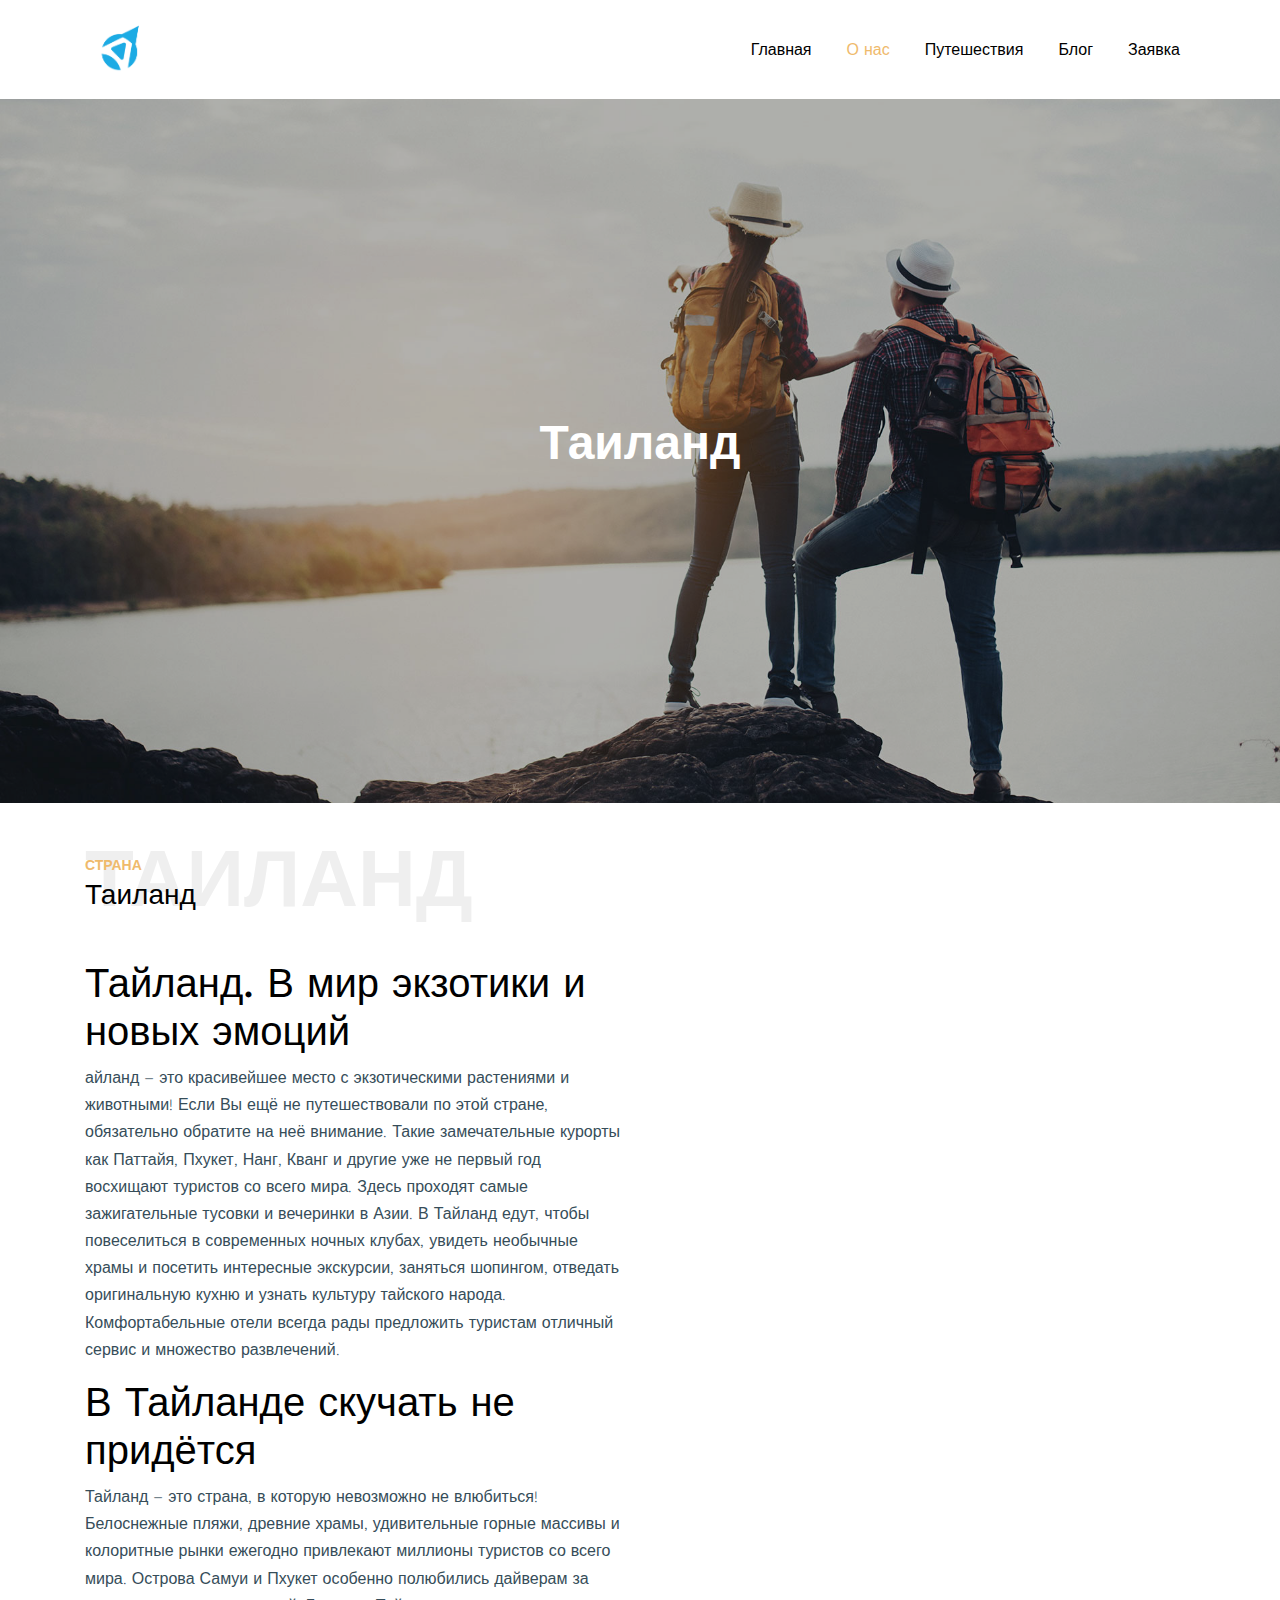
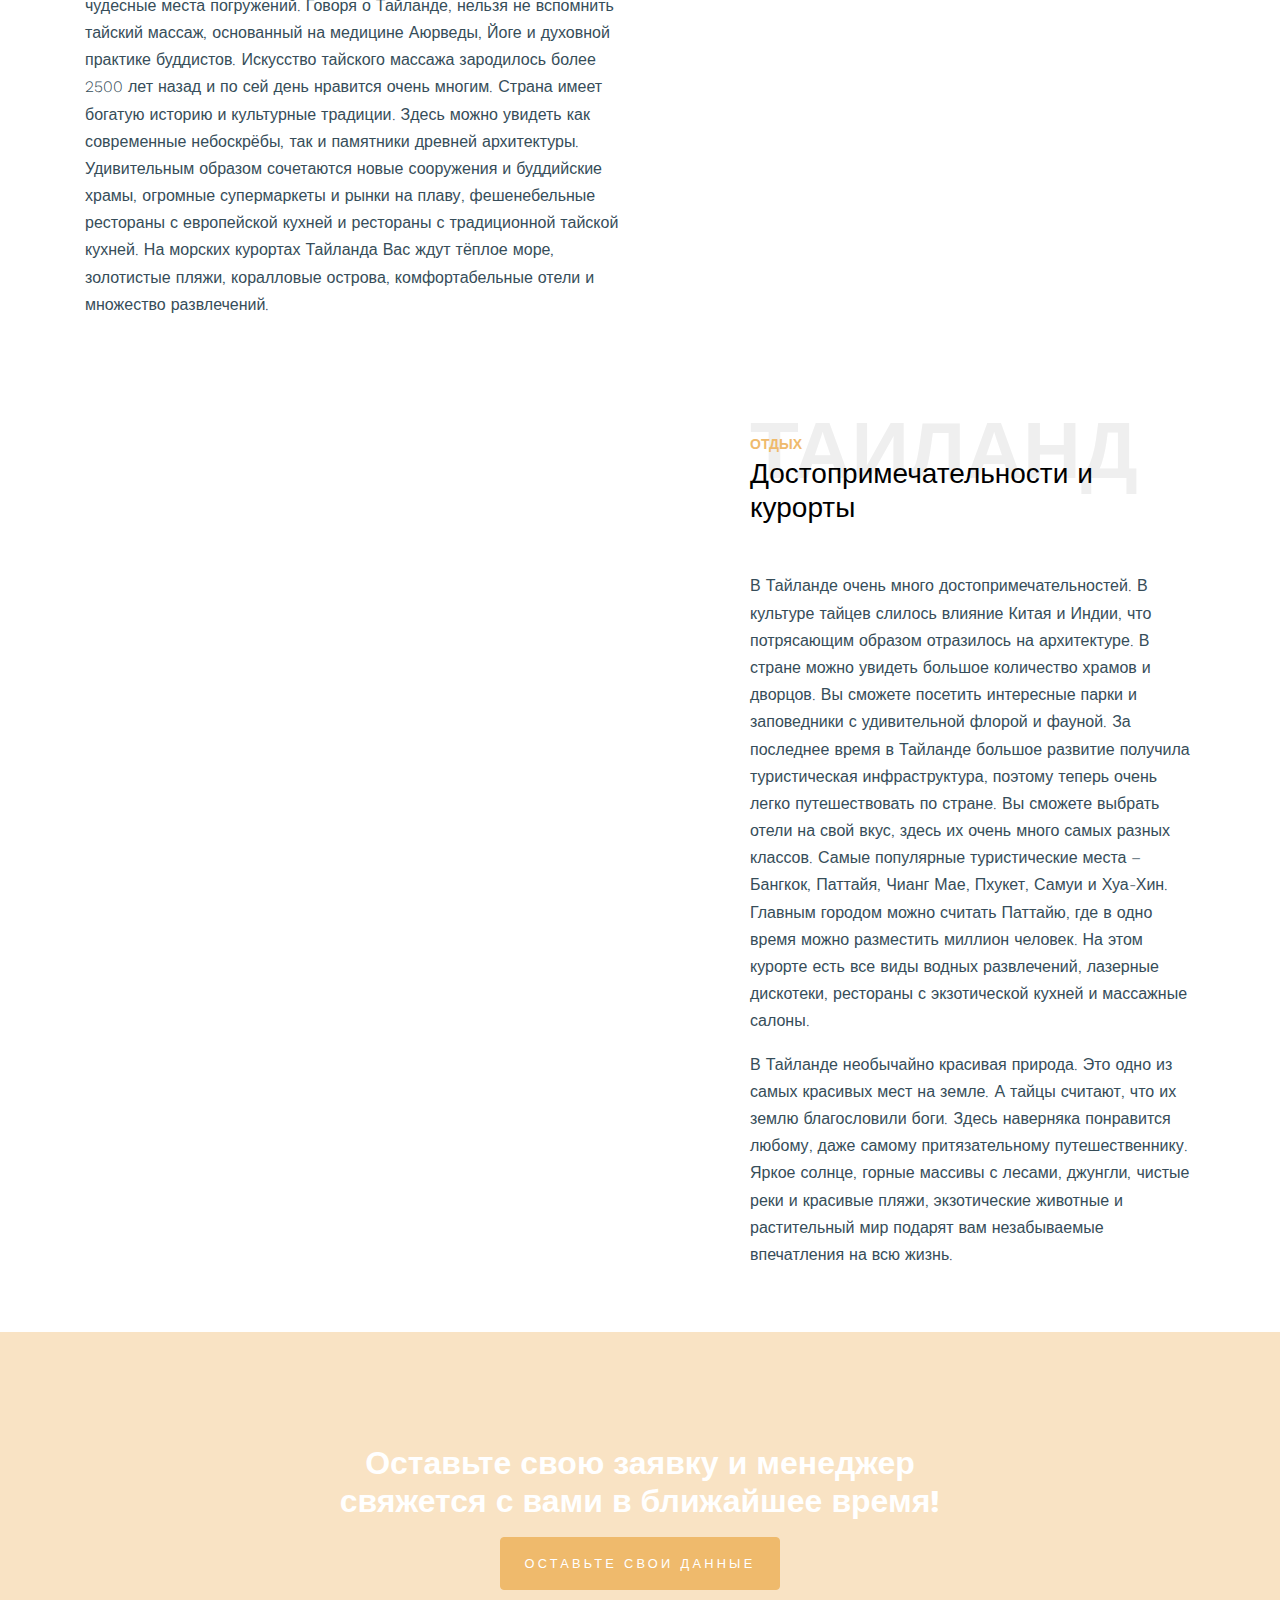
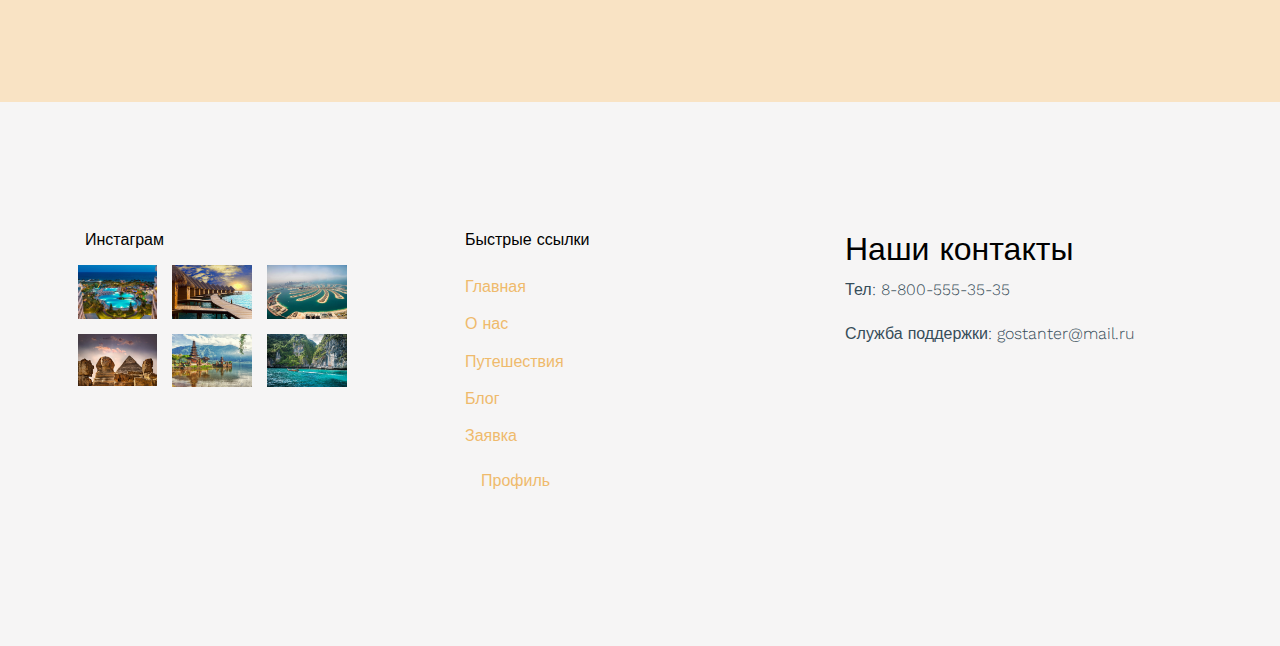
<file: thai.html>
<!doctype html>
<html lang="en">

  <head>
    <title>Таиланд &mdash;</title>
    <meta charset="utf-8">
    <meta name="viewport" content="width=device-width, initial-scale=1, shrink-to-fit=no">
    <link rel="icon" type="image/png" href="images/logo.png"/>
    <link href="https://fonts.googleapis.com/css?family=Work+Sans:400,700,900&display=swap" rel="stylesheet">

    <link rel="stylesheet" href="fonts/icomoon/style.css">

    <link rel="stylesheet" href="css/bootstrap.min.css">
    <link rel="stylesheet" href="css/bootstrap-datepicker.css">
    <link rel="stylesheet" href="css/jquery.fancybox.min.css">
    <link rel="stylesheet" href="css/owl.carousel.min.css">
    <link rel="stylesheet" href="css/owl.theme.default.min.css">
    <link rel="stylesheet" href="fonts/flaticon/font/flaticon.css">
    <link rel="stylesheet" href="css/aos.css">

    <!-- MAIN CSS -->
    <link rel="stylesheet" href="css/style.css">

  </head>

  <body data-spy="scroll" data-target=".site-navbar-target" data-offset="300">

    
    <div class="site-wrap" id="home-section">

      <div class="site-mobile-menu site-navbar-target">
        <div class="site-mobile-menu-header">
          <div class="site-mobile-menu-close mt-3">
            <span class="icon-close2 js-menu-toggle"></span>
          </div>
        </div>
        <div class="site-mobile-menu-body"></div>
      </div>



      <header class="site-navbar site-navbar-target" role="banner">

        <div class="container">
          <div class="row align-items-center position-relative">

            <div class="col-3 ">
              <div class="site-logo">
                <a href="index.html" class="font-weight-bold">
                  <img src="images/logo.png" alt="Image" class="img-fluid">
                </a>
              </div>
            </div>

            <div class="col-9  text-right">
              

              <span class="d-inline-block d-lg-none"><a href="#" class="text-white site-menu-toggle js-menu-toggle py-5 text-white"><span class="icon-menu h3 text-white"></span></a></span>

              

              <nav class="site-navigation text-right ml-auto d-none d-lg-block" role="navigation">
                <ul class="site-menu main-menu js-clone-nav ml-auto ">
                  <li><a href="index.html" class="nav-link">Главная</a></li>
                  <li class="active"><a href="about.html" class="nav-link">О нас</a></li>
                  <li><a href="trips.html" class="nav-link">Путешествия</a></li>
                  <li><a href="blog.html" class="nav-link">Блог</a></li>
                  <li><a href="contact.html" class="nav-link">Заявка</a></li>
                </ul>
              </nav>
            </div>

            
          </div>
        </div>

      </header>

    <div class="ftco-blocks-cover-1">
      <div class="site-section-cover overlay" style="background-image: url('images/hero_1.jpg')">
        <div class="container">
          <div class="row align-items-center justify-content-center text-center">
            <div class="col-md-5" data-aos="fade-up">
              <h1 class="mb-3 text-white">Таиланд</h1>
              <p></p>
              
            </div>
          </div>
        </div>
      </div>
    </div>


    <div class="site-section py-5">
      <div class="container">
        <div class="row align-items-center">
          <div class="col-md-6">
            <div class="heading-39101 mb-5">
              <span class="backdrop">Таиланд</span>
              <span class="subtitle-39191">Страна</span>
              <h3>Таиланд</h3>
            </div>
            <h1>Тайланд. В мир экзотики и новых эмоций</h1>
            <p>айланд – это красивейшее место с экзотическими растениями и животными! Если Вы ещё не путешествовали по этой стране, обязательно обратите на неё внимание. Такие замечательные курорты как Паттайя, Пхукет, Нанг, Кванг и другие уже не первый год восхищают туристов со всего мира. Здесь проходят самые зажигательные тусовки и вечеринки в Азии. В Тайланд едут, чтобы повеселиться в современных ночных клубах, увидеть необычные храмы и посетить интересные экскурсии, заняться шопингом, отведать оригинальную кухню и узнать культуру тайского народа. Комфортабельные отели всегда рады предложить туристам отличный сервис и множество развлечений.</p>
            <h1>В Тайланде скучать не придётся</h1>
            <p>Тайланд – это страна, в которую невозможно не влюбиться! Белоснежные пляжи, древние храмы, удивительные горные массивы и колоритные рынки ежегодно привлекают миллионы туристов со всего мира. Острова Самуи и Пхукет особенно полюбились дайверам за чудесные места погружений. Говоря о Тайланде, нельзя не вспомнить тайский массаж, основанный на медицине Аюрведы, Йоге и духовной практике буддистов. Искусство тайского массажа зародилось более 2500 лет назад и по сей день нравится очень многим. Страна имеет богатую историю и культурные традиции. Здесь можно увидеть как современные небоскрёбы, так и памятники древней архитектуры. Удивительным образом сочетаются новые сооружения и буддийские храмы, огромные супермаркеты и рынки на плаву, фешенебельные рестораны с европейской кухней и рестораны с традиционной тайской кухней. На морских курортах Тайланда Вас ждут тёплое море, золотистые пляжи, коралловые острова, комфортабельные отели и множество развлечений. </p>
          </div>
          <div class="col-md-6" data-aos="fade-right">
            <img src="images/insta_6.jpg" alt="Image" class="img-fluid">
          </div>
        </div>
      </div>
    </div>


    <div class="site-section py-5">
      <div class="container">
        <div class="row align-items-center">
          <div class="col-md-5 order-2 ml-auto">
            <div class="heading-39101 mb-5">
              <span class="backdrop">Таиланд</span>
              <span class="subtitle-39191">Отдых</span>
              <h3>Достопримечательности и курорты</h3>
            </div>
            <p>В Тайланде очень много достопримечательностей. В культуре тайцев слилось влияние Китая и Индии, что потрясающим образом отразилось на архитектуре. В стране можно увидеть большое количество храмов и дворцов. Вы сможете посетить интересные парки и заповедники с удивительной флорой и фауной. За последнее время в Тайланде большое развитие получила туристическая инфраструктура, поэтому теперь очень легко путешествовать по стране. Вы сможете выбрать отели на свой вкус, здесь их очень много самых разных классов. Самые популярные туристические места – Бангкок, Паттайя, Чианг Мае, Пхукет, Самуи и Хуа-Хин. Главным городом можно считать Паттайю, где в одно время можно разместить миллион человек. На этом курорте есть все виды водных развлечений, лазерные дискотеки, рестораны с экзотической кухней и массажные салоны.</p>
            <p>В Тайланде необычайно красивая природа. Это одно из самых красивых мест на земле. А тайцы считают, что их землю благословили боги. Здесь наверняка понравится любому, даже самому притязательному путешественнику. Яркое солнце, горные массивы с лесами, джунгли, чистые реки и красивые пляжи, экзотические животные и растительный мир подарят вам незабываемые впечатления на всю жизнь.</p>
          </div>
          <div class="col-md-6 order-1" data-aos="fade-left">
            <img src="images/thai.jpg" alt="Image" class="img-fluid">
          </div>
        </div>
      </div>
    </div>

    
    

    <div class="site-section bg-image overlay" style="background-image: url('images/hero_1.jpg')">
      <div class="container">
        <div class="row justify-content-center">
          <div class="col-md-7 text-center">
            <h2 class="font-weight-bold text-white">Оставьте свою заявку и менеджер свяжется с вами в ближайшее время!</h2>
            <p></p>
            <p class="mb-0"><a href="contact.html" class="btn btn-primary text-white py-3 px-4">Оставьте свои данные</a></p>
          </div>
        </div>
      </div>
    </div>

    <footer class="site-footer bg-light">
      <div class="container">
        <div class="row">
          <div class="col-lg-3">
            <h2 class="footer-heading mb-3">Инстаграм</h2>
            <div class="row">
              <div class="col-4 gal_col">
                <a href="#"><img src="images/insta_1.jpg" alt="Image" class="img-fluid"></a>
              </div>
              <div class="col-4 gal_col">
                <a href="#"><img src="images/insta_2.jpg" alt="Image" class="img-fluid"></a>
              </div>
              <div class="col-4 gal_col">
                <a href="#"><img src="images/insta_3.jpg" alt="Image" class="img-fluid"></a>
              </div>
              <div class="col-4 gal_col">
                <a href="#"><img src="images/insta_4.jpg" alt="Image" class="img-fluid"></a>
              </div>
              <div class="col-4 gal_col">
                <a href="#"><img src="images/insta_5.jpg" alt="Image" class="img-fluid"></a>
              </div>
              <div class="col-4 gal_col">
                <a href="#"><img src="images/insta_6.jpg" alt="Image" class="img-fluid"></a>
              </div>
            </div>
          </div>
          <div class="col-lg-8 ml-auto">
            <div class="row">
              <div class="col-lg-6 ml-auto">
                <h2 class="footer-heading mb-4">Быстрые ссылки</h2>
                <ul class="list-unstyled">
                  <li><a href="index.html">Главная</a></li>
                  <li><a href="about.html">О нас</a></li>
                  <li><a href="trips.html">Путешествия</a></li>
                  <li><a href="blog.html">Блог</a></li>
                  <li><a href="contact.html">Заявка</a></li>
                  <li><a href="auth.html" class="nav-link">Профиль</a></li>
                </ul>
              </div>
              <div class="col-lg-6">
                <h2>Наши контакты</h2>
                <p>Тел: 8-800-555-35-35</p>
                <p>Служба поддержки: gostanter@mail.ru</p>
              </div>
              
            </div>
          </div>
        </div>
      </div>
    </footer>

    </div>

    <script src="js/jquery-3.3.1.min.js"></script>
    <script src="js/jquery-migrate-3.0.0.js"></script>
    <script src="js/popper.min.js"></script>
    <script src="js/bootstrap.min.js"></script>
    <script src="js/owl.carousel.min.js"></script>
    <script src="js/jquery.sticky.js"></script>
    <script src="js/jquery.waypoints.min.js"></script>
    <script src="js/jquery.animateNumber.min.js"></script>
    <script src="js/jquery.fancybox.min.js"></script>
    <script src="js/jquery.stellar.min.js"></script>
    <script src="js/jquery.easing.1.3.js"></script>
    <script src="js/bootstrap-datepicker.min.js"></script>
    <script src="js/isotope.pkgd.min.js"></script>
    <script src="js/aos.js"></script>

    <script src="js/main.js"></script>

  </body>

</html>
</file>
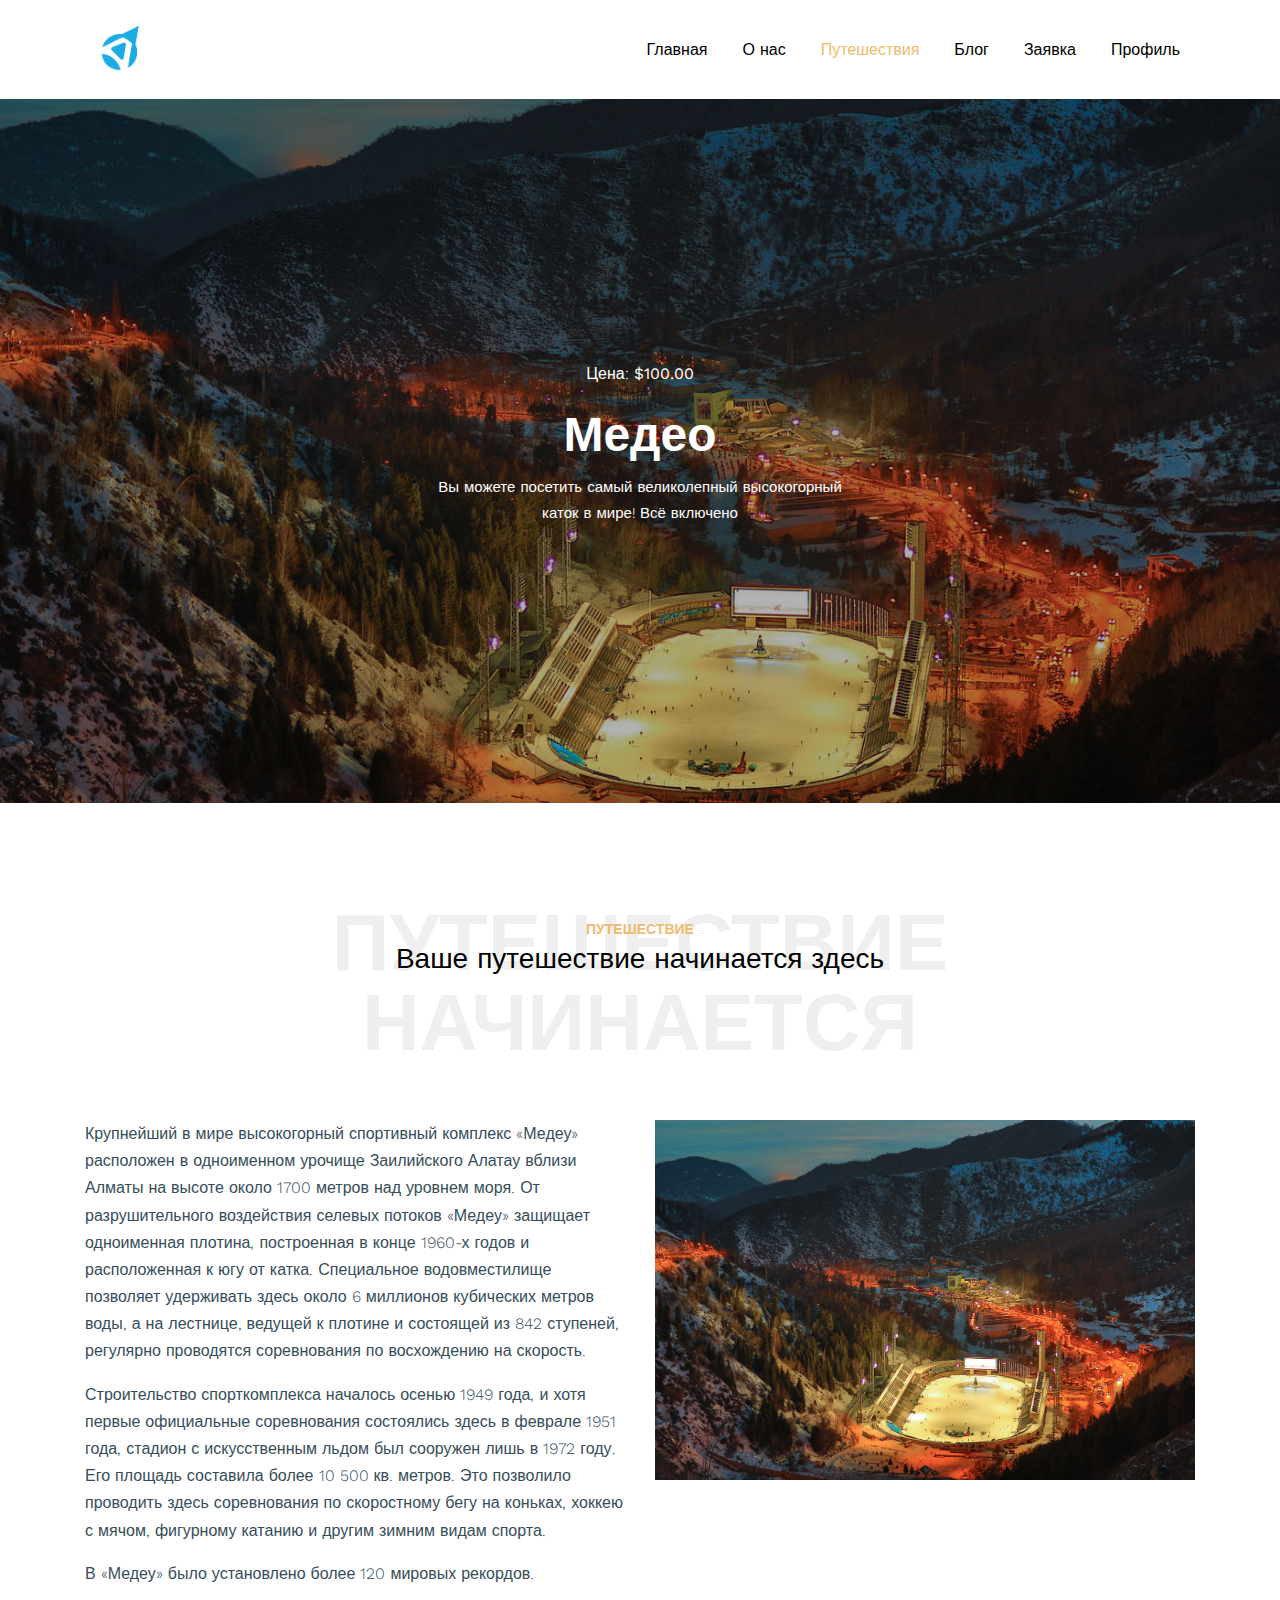
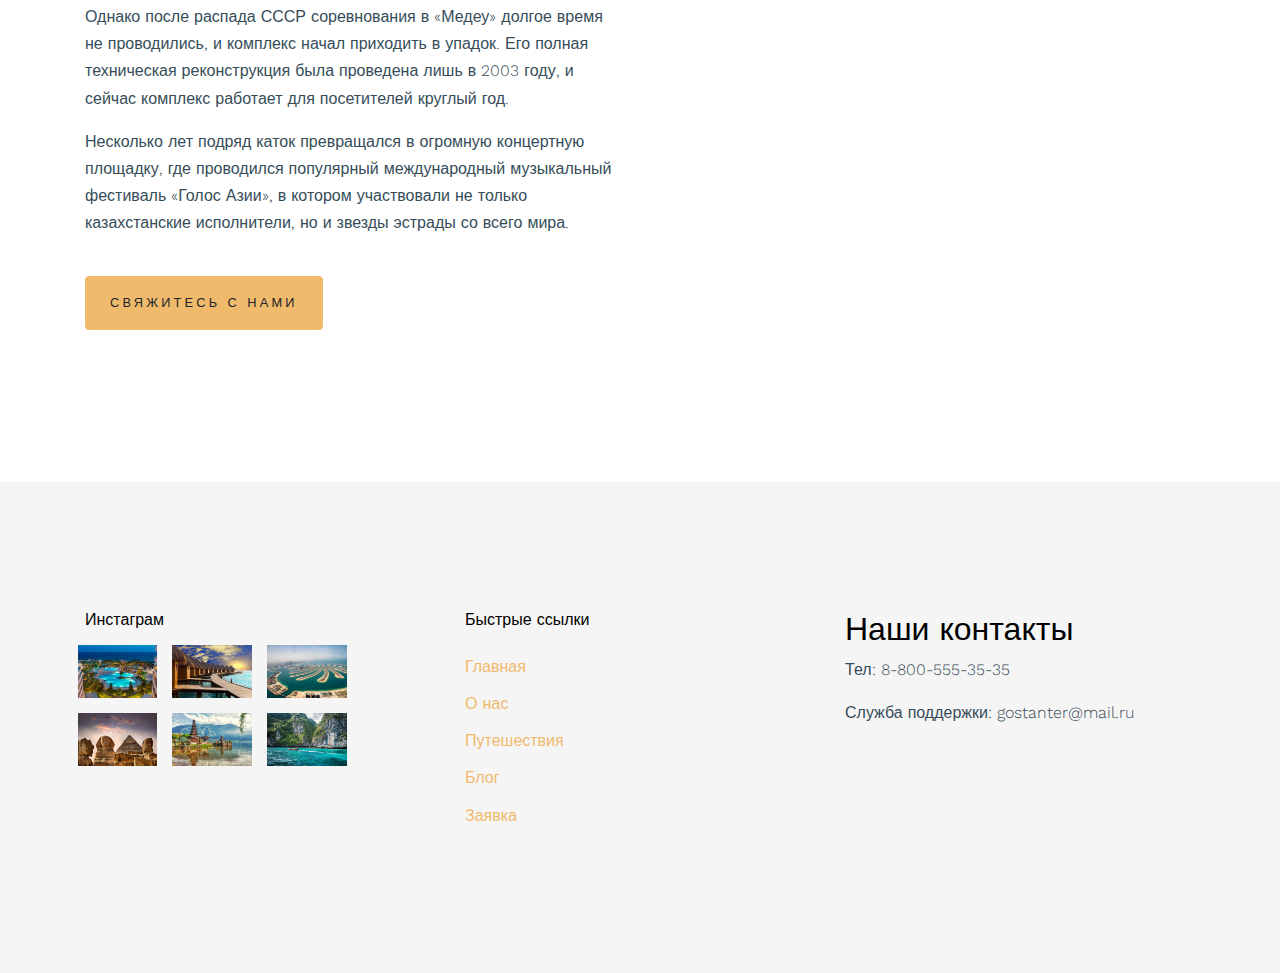
<file: trip-single.html>
<!doctype html>
<html lang="en">

  <head>
    <title>GOTOUR &mdash;</title>
    <meta charset="utf-8">
    <meta name="viewport" content="width=device-width, initial-scale=1, shrink-to-fit=no">
    <link rel="icon" type="image/png" href="images/logo.png"/>
    <link href="https://fonts.googleapis.com/css?family=Work+Sans:400,700,900&display=swap" rel="stylesheet">

    <link rel="stylesheet" href="fonts/icomoon/style.css">

    <link rel="stylesheet" href="css/bootstrap.min.css">
    <link rel="stylesheet" href="css/bootstrap-datepicker.css">
    <link rel="stylesheet" href="css/jquery.fancybox.min.css">
    <link rel="stylesheet" href="css/owl.carousel.min.css">
    <link rel="stylesheet" href="css/owl.theme.default.min.css">
    <link rel="stylesheet" href="fonts/flaticon/font/flaticon.css">
    <link rel="stylesheet" href="css/aos.css">

    <!-- MAIN CSS -->
    <link rel="stylesheet" href="css/style.css">

  </head>

  <body data-spy="scroll" data-target=".site-navbar-target" data-offset="300">

    
    <div class="site-wrap" id="home-section">

      <div class="site-mobile-menu site-navbar-target">
        <div class="site-mobile-menu-header">
          <div class="site-mobile-menu-close mt-3">
            <span class="icon-close2 js-menu-toggle"></span>
          </div>
        </div>
        <div class="site-mobile-menu-body"></div>
      </div>



      <header class="site-navbar site-navbar-target" role="banner">

        <div class="container">
          <div class="row align-items-center position-relative">

            <div class="col-3 ">
              <div class="site-logo">
                <a href="index.html" class="font-weight-bold">
                  <img src="images/logo.png" alt="Image" class="img-fluid">
                </a>
              </div>
            </div>

            <div class="col-9  text-right">
              

              <span class="d-inline-block d-lg-none"><a href="#" class="text-white site-menu-toggle js-menu-toggle py-5 text-white"><span class="icon-menu h3 text-white"></span></a></span>

              

              <nav class="site-navigation text-right ml-auto d-none d-lg-block" role="navigation">
                <ul class="site-menu main-menu js-clone-nav ml-auto ">
                  <li><a href="index.html" class="nav-link">Главная</a></li>
                  <li><a href="about.html" class="nav-link">О нас</a></li>
                  <li class="active"><a href="trips.html" class="nav-link">Путешествия</a></li>
                  <li><a href="blog.html" class="nav-link">Блог</a></li>
                  <li><a href="contact.html" class="nav-link">Заявка</a></li>
                  <li><a href="auth.html" class="nav-link">Профиль</a></li>
                </ul>
              </nav>
            </div>

            
          </div>
        </div>

      </header>

    <div class="ftco-blocks-cover-1">
      <div class="site-section-cover overlay" style="background-image: url('images/img_4.jpg')">
        <div class="container">
          <div class="row align-items-center justify-content-center text-center">
            <div class="col-md-5" data-aos="fade-up">
              <span class="text-white d-block mb-4">Цена: <strong>$100.00</strong></span>
              <h1 class="mb-3 text-white">Медео</h1>
              <p>Вы можете посетить самый великолепный высокогорный каток в мире! Всё включено</p>
              
            </div>
          </div>
        </div>
      </div>
    </div>


    <div class="site-section">

      <div class="container">
        <div class="row justify-content-center text-center mb-5">
          <div class="col-md-12">
            <div class="heading-39101 mb-5">
              <span class="backdrop text-center">Путешествие начинается</span>
              <span class="subtitle-39191">Путешествие</span>
              <h3>Ваше путешествие начинается здесь</h3>
            </div>
          </div>
        </div>


        <div class="row mt-5 pt-5">
          <div class="col-md-6">
            <p>Крупнейший в мире высокогорный спортивный комплекс «Медеу» расположен в одноименном урочище Заилийского Алатау вблизи Алматы на высоте около 1700 метров над уровнем моря. От разрушительного воздействия селевых потоков «Медеу» защищает одноименная плотина, построенная в конце 1960-х годов и расположенная к югу от катка. Специальное водовместилище позволяет удерживать здесь около 6 миллионов кубических метров воды, а на лестнице, ведущей к плотине и состоящей из 842 ступеней, регулярно проводятся соревнования по восхождению на скорость.</p>
            <p>Строительство спорткомплекса началось осенью 1949 года, и хотя первые официальные соревнования состоялись здесь в феврале 1951 года, стадион с искусственным льдом был сооружен лишь в 1972 году. Его площадь составила более 10 500 кв. метров. Это позволило проводить здесь соревнования по скоростному бегу на коньках, хоккею с мячом, фигурному катанию и другим зимним видам спорта.</p>
            <p>В «Медеу» было установлено более 120 мировых рекордов.</p>
            <p>Однако после распада СССР соревнования в «Медеу» долгое время не проводились, и комплекс начал приходить в упадок. Его полная техническая реконструкция была проведена лишь в 2003 году, и сейчас комплекс работает для посетителей круглый год.</p>
            <p>Несколько лет подряд каток превращался в огромную концертную площадку, где проводился популярный международный музыкальный фестиваль «Голос Азии», в котором участвовали не только казахстанские исполнители, но и звезды эстрады со всего мира.</p>

            <p><a href="contact.html" class="btn btn-primary py-3 px-4 my-4">Свяжитесь с нами</a></p>
          </div>
          <div class="col-md-6">
            <img src="images/img_4.jpg" alt="Image" class="img-fluid">
          </div>
        </div>

      </div>
    </div>


    <footer class="site-footer bg-light">
      <div class="container">
        <div class="row">
          <div class="col-lg-3">
            <h2 class="footer-heading mb-3">Инстаграм</h2>
            <div class="row">
              <div class="col-4 gal_col">
                <a href="#"><img src="images/insta_1.jpg" alt="Image" class="img-fluid"></a>
              </div>
              <div class="col-4 gal_col">
                <a href="#"><img src="images/insta_2.jpg" alt="Image" class="img-fluid"></a>
              </div>
              <div class="col-4 gal_col">
                <a href="#"><img src="images/insta_3.jpg" alt="Image" class="img-fluid"></a>
              </div>
              <div class="col-4 gal_col">
                <a href="#"><img src="images/insta_4.jpg" alt="Image" class="img-fluid"></a>
              </div>
              <div class="col-4 gal_col">
                <a href="#"><img src="images/insta_5.jpg" alt="Image" class="img-fluid"></a>
              </div>
              <div class="col-4 gal_col">
                <a href="#"><img src="images/insta_6.jpg" alt="Image" class="img-fluid"></a>
              </div>
            </div>
          </div>
          <div class="col-lg-8 ml-auto">
            <div class="row">
              <div class="col-lg-6 ml-auto">
                <h2 class="footer-heading mb-4">Быстрые ссылки</h2>
                <ul class="list-unstyled">
                  <li><a href="index.html">Главная</a></li>
                  <li><a href="about.html">О нас</a></li>
                  <li><a href="trips.html">Путешествия</a></li>
                  <li><a href="blog.html">Блог</a></li>
                  <li><a href="contact.html">Заявка</a></li>
                </ul>
              </div>
              <div class="col-lg-6">
                <h2>Наши контакты</h2>
                <p>Тел: 8-800-555-35-35</p>
                <p>Служба поддержки: gostanter@mail.ru</p>
              </div>
              
            </div>
          </div>
        </div>
      </div>
    </footer>

    </div>

    <script src="js/jquery-3.3.1.min.js"></script>
    <script src="js/jquery-migrate-3.0.0.js"></script>
    <script src="js/popper.min.js"></script>
    <script src="js/bootstrap.min.js"></script>
    <script src="js/owl.carousel.min.js"></script>
    <script src="js/jquery.sticky.js"></script>
    <script src="js/jquery.waypoints.min.js"></script>
    <script src="js/jquery.animateNumber.min.js"></script>
    <script src="js/jquery.fancybox.min.js"></script>
    <script src="js/jquery.stellar.min.js"></script>
    <script src="js/jquery.easing.1.3.js"></script>
    <script src="js/bootstrap-datepicker.min.js"></script>
    <script src="js/isotope.pkgd.min.js"></script>
    <script src="js/aos.js"></script>

    <script src="js/main.js"></script>

  </body>

</html>
</file>
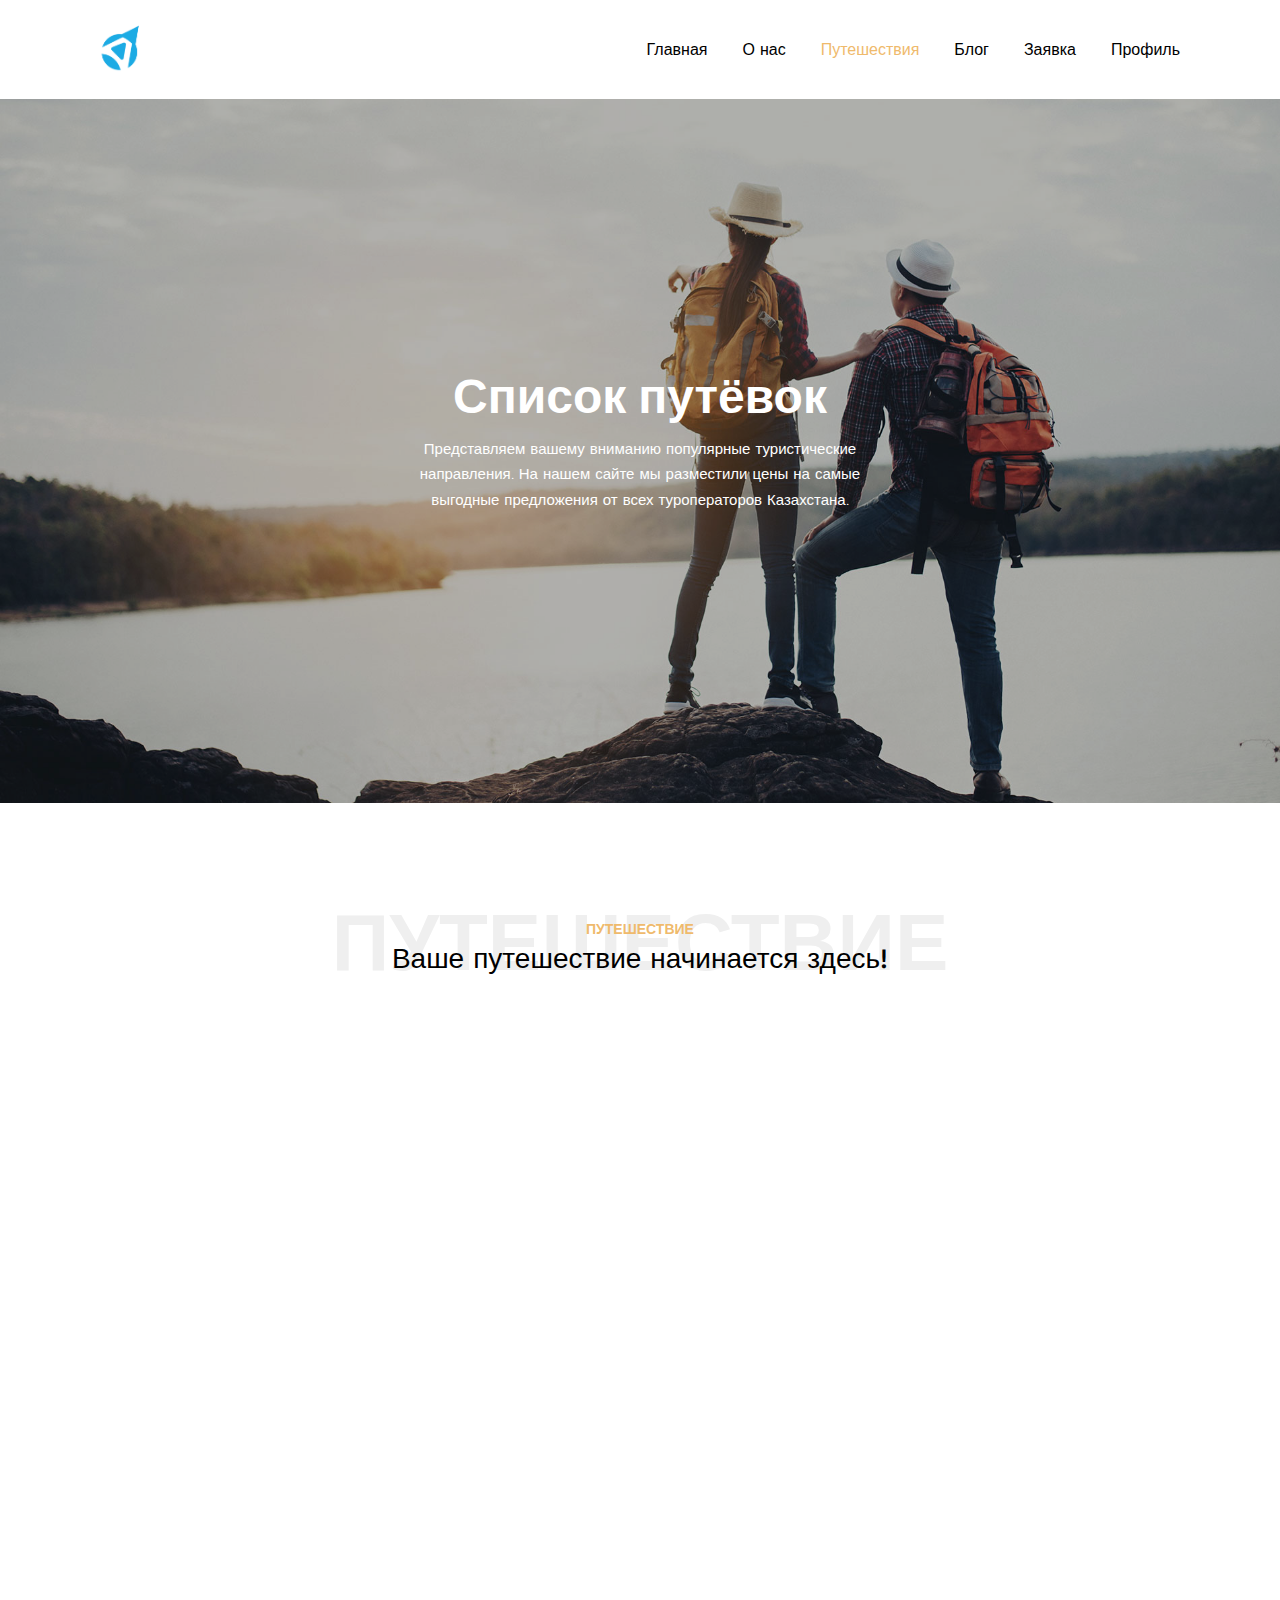
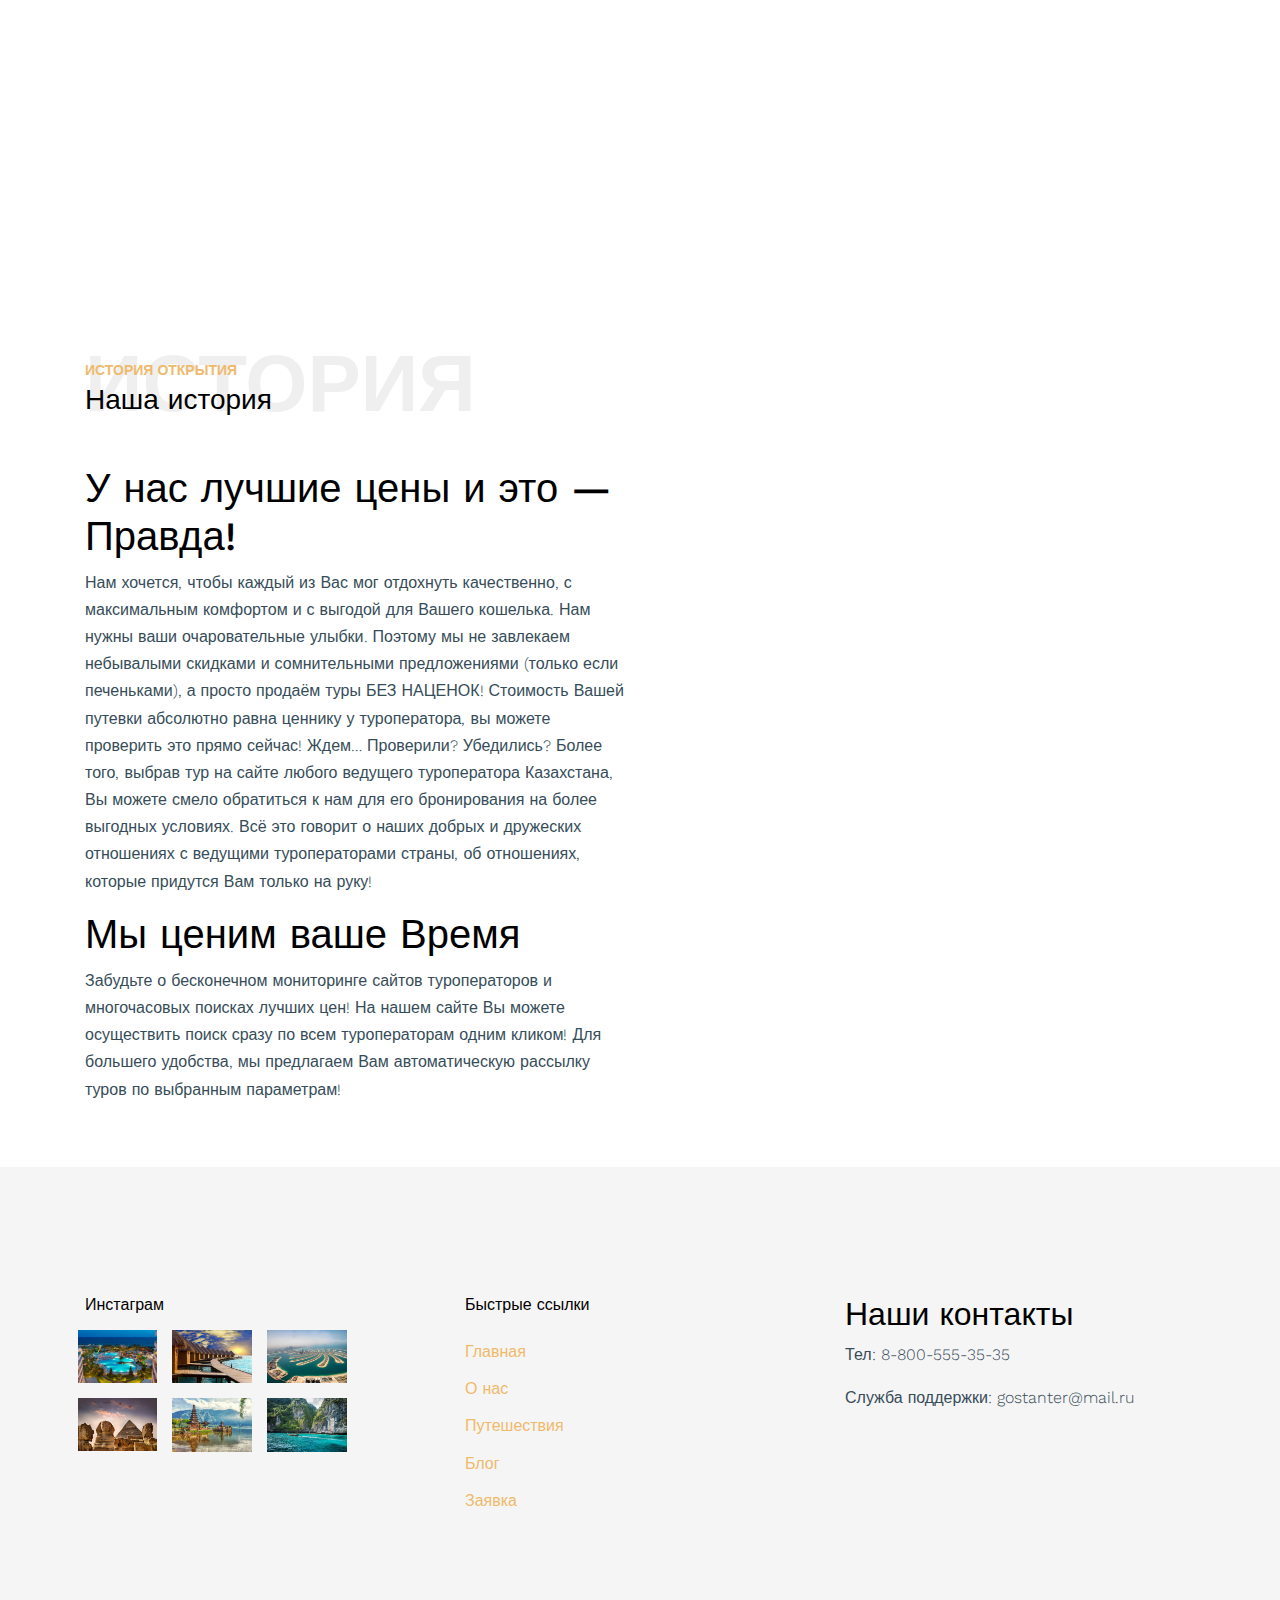
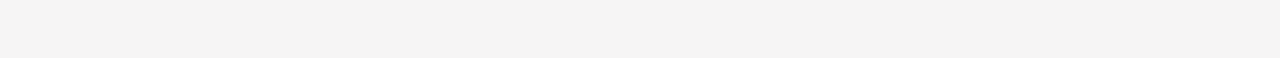
<file: trips.html>
<!doctype html>
<html lang="en">

  <head>
    <title>GOTOUR &mdash;</title>
    <meta charset="utf-8">
    <meta name="viewport" content="width=device-width, initial-scale=1, shrink-to-fit=no">
    <link rel="icon" type="image/png" href="images/logo.png"/>
    <link href="https://fonts.googleapis.com/css?family=Work+Sans:400,700,900&display=swap" rel="stylesheet">

    <link rel="stylesheet" href="fonts/icomoon/style.css">

    <link rel="stylesheet" href="css/bootstrap.min.css">
    <link rel="stylesheet" href="css/bootstrap-datepicker.css">
    <link rel="stylesheet" href="css/jquery.fancybox.min.css">
    <link rel="stylesheet" href="css/owl.carousel.min.css">
    <link rel="stylesheet" href="css/owl.theme.default.min.css">
    <link rel="stylesheet" href="fonts/flaticon/font/flaticon.css">
    <link rel="stylesheet" href="css/aos.css">

    <!-- MAIN CSS -->
    <link rel="stylesheet" href="css/style.css">

  </head>

  <body data-spy="scroll" data-target=".site-navbar-target" data-offset="300">

    
    <div class="site-wrap" id="home-section">

      <div class="site-mobile-menu site-navbar-target">
        <div class="site-mobile-menu-header">
          <div class="site-mobile-menu-close mt-3">
            <span class="icon-close2 js-menu-toggle"></span>
          </div>
        </div>
        <div class="site-mobile-menu-body"></div>
      </div>



      <header class="site-navbar site-navbar-target" role="banner">

        <div class="container">
          <div class="row align-items-center position-relative">

            <div class="col-3 ">
              <div class="site-logo">
                <a href="index.html" class="font-weight-bold">
                  <img src="images/logo.png" alt="Image" class="img-fluid">
                </a>
              </div>
            </div>

            <div class="col-9  text-right">
              

              <span class="d-inline-block d-lg-none"><a href="#" class="text-white site-menu-toggle js-menu-toggle py-5 text-white"><span class="icon-menu h3 text-white"></span></a></span>

              

              <nav class="site-navigation text-right ml-auto d-none d-lg-block" role="navigation">
                <ul class="site-menu main-menu js-clone-nav ml-auto ">
                  <li><a href="index.html" class="nav-link">Главная</a></li>
                  <li><a href="about.html" class="nav-link">О нас</a></li>
                  <li class="active"><a href="trips.html" class="nav-link">Путешествия</a></li>
                  <li><a href="blog.html" class="nav-link">Блог</a></li>
                  <li><a href="contact.html" class="nav-link">Заявка</a></li>
                  <li><a href="auth.html" class="nav-link">Профиль</a></li>
                </ul>
              </nav>
            </div>

            
          </div>
        </div>

      </header>

    <div class="ftco-blocks-cover-1">
      <div class="site-section-cover overlay" style="background-image: url('images/hero_1.jpg')">
        <div class="container">
          <div class="row align-items-center justify-content-center text-center">
            <div class="col-md-5" data-aos="fade-up">
              <h1 class="mb-3 text-white">Список путёвок</h1>
              <p>Представляем вашему вниманию популярные туристические направления. На нашем сайте мы разместили цены на самые выгодные предложения от всех туроператоров Казахстана.</p>
              
            </div>
          </div>
        </div>
      </div>
    </div>


    <div class="site-section">

      <div class="container">
        <div class="row justify-content-center text-center">
          <div class="col-md-7">
            <div class="heading-39101 mb-5">
              <span class="backdrop text-center">Путешествие</span>
              <span class="subtitle-39191">Путешествие</span>
              <h3>Ваше путешествие начинается здесь!</h3>
            </div>
          </div>
        </div>
        <div class="row">
          <div class="col-lg-4 col-md-6 mb-4" data-aos="fade-up">
            <div class="listing-item">
              <div class="listing-image">
                <img src="images/insta_1.jpg" alt="Image" class="img-fluid">
              </div>
              <div class="listing-item-content">
                <a class="px-3 mb-3 category bg-primary" href="turkey.html">от $600.00</a>
                <h2 class="mb-1"><a href="trip-single.html">Турция</a></h2>
              </div>
            </div>
          </div>

          <div class="col-lg-4 col-md-6 mb-4" data-aos="fade-up">
            <div class="listing-item">
              <div class="listing-image">
                <img src="images/insta_2.jpg" alt="Image" class="img-fluid">
              </div>
              <div class="listing-item-content">
                <a class="px-3 mb-3 category bg-primary" href="maldives.html">от $1090.00</a>
                <h2 class="mb-1"><a href="trip-single.html">Мальдивы</a></h2>
              </div>
            </div>
          </div>

          <div class="col-lg-4 col-md-6 mb-4" data-aos="fade-up">
            <div class="listing-item">
              <div class="listing-image">
                <img src="images/insta_3.jpg" alt="Image" class="img-fluid">
              </div>
              <div class="listing-item-content">
                <a class="px-3 mb-3 category bg-primary" href="emirates.html">от $790.00</a>
                <h2 class="mb-1"><a href="trip-single.html">ОАЭ</a></h2>
              </div>
            </div>
          </div>

          <div class="col-lg-4 col-md-6 mb-4" data-aos="fade-up">
            <div class="listing-item">
              <div class="listing-image">
                <img src="images/insta_4.jpg" alt="Image" class="img-fluid">
              </div>
              <div class="listing-item-content">
                <a class="px-3 mb-3 category bg-primary" href="egypt.html">от $600.00</a>
                <h2 class="mb-1"><a href="trip-single.html">Египет</a></h2>
              </div>
            </div>
          </div>

          <div class="col-lg-4 col-md-6 mb-4" data-aos="fade-up">
            <div class="listing-item">
              <div class="listing-image">
                <img src="images/insta_5.jpg" alt="Image" class="img-fluid">
              </div>
              <div class="listing-item-content">
                <a class="px-3 mb-3 category bg-primary" href="bali.html">от $1530.00</a>
                <h2 class="mb-1"><a href="trip-single.html">Бали</a></h2>
              </div>
            </div>
          </div>

          <div class="col-lg-4 col-md-6 mb-4" data-aos="fade-up">
            <div class="listing-item">
              <div class="listing-image">
                <img src="images/insta_6.jpg" alt="Image" class="img-fluid">
              </div>
              <div class="listing-item-content">
                <a class="px-3 mb-3 category bg-primary" href="thai.html">от $850.00</a>
                <h2 class="mb-1"><a href="trip-single.html">Таиланд</a></h2>
              </div>
            </div>
          </div>

          <div class="col-lg-4 col-md-6 mb-4" data-aos="fade-up">
            <div class="listing-item">
              <div class="listing-image">
                <img src="images/img_4.jpg" alt="centered image" class="img-fluid">
              </div>
              <div class="listing-item-content">
                <h2 class="mb-1"><a href="trip-single.html">Ещё</a></h2>
              </div>
            </div>
          </div>

        </div>

      </div>
    </div>


    <div class="site-section py-5">
      <div class="container">
        <div class="row align-items-center">
          <div class="col-md-6">
            <div class="heading-39101 mb-5">
              <span class="backdrop">История</span>
              <span class="subtitle-39191">История открытия</span>
              <h3>Наша история</h3>
            </div>
            <h1>У нас лучшие цены и это — Правда!</h1>
            <p>Нам хочется, чтобы каждый из Вас мог отдохнуть качественно, с максимальным комфортом и с выгодой для Вашего кошелька. Нам нужны ваши очаровательные улыбки. Поэтому мы не завлекаем небывалыми скидками и сомнительными предложениями (только если печеньками), а просто продаём туры БЕЗ НАЦЕНОК! Стоимость Вашей путевки абсолютно равна ценнику у туроператора, вы можете проверить это прямо сейчас! Ждем…
              Проверили? Убедились? Более того, выбрав тур на сайте любого ведущего туроператора Казахстана, Вы можете смело обратиться к нам для его бронирования на более выгодных условиях. Всё это говорит о наших добрых и дружеских отношениях с ведущими туроператорами страны, об отношениях, которые придутся Вам только на руку!</p>
            <h1>Мы ценим ваше Время</h1>
            <p>Забудьте о бесконечном мониторинге сайтов туроператоров и многочасовых поисках лучших цен! На нашем сайте Вы можете осуществить поиск сразу по всем туроператорам одним кликом! Для большего удобства, мы предлагаем Вам автоматическую рассылку туров по выбранным параметрам! </p>
          </div>
          <div class="col-md-6" data-aos="fade-right">
            <img src="images/traveler.jpg" alt="Image" class="img-fluid">
          </div>
        </div>
      </div>
    </div>


    

    <footer class="site-footer bg-light">
      <div class="container">
        <div class="row">
          <div class="col-lg-3">
            <h2 class="footer-heading mb-3">Инстаграм</h2>
            <div class="row">
              <div class="col-4 gal_col">
                <a href="#"><img src="images/insta_1.jpg" alt="Image" class="img-fluid"></a>
              </div>
              <div class="col-4 gal_col">
                <a href="#"><img src="images/insta_2.jpg" alt="Image" class="img-fluid"></a>
              </div>
              <div class="col-4 gal_col">
                <a href="#"><img src="images/insta_3.jpg" alt="Image" class="img-fluid"></a>
              </div>
              <div class="col-4 gal_col">
                <a href="#"><img src="images/insta_4.jpg" alt="Image" class="img-fluid"></a>
              </div>
              <div class="col-4 gal_col">
                <a href="#"><img src="images/insta_5.jpg" alt="Image" class="img-fluid"></a>
              </div>
              <div class="col-4 gal_col">
                <a href="#"><img src="images/insta_6.jpg" alt="Image" class="img-fluid"></a>
              </div>
            </div>
          </div>
          <div class="col-lg-8 ml-auto">
            <div class="row">
              <div class="col-lg-6 ml-auto">
                <h2 class="footer-heading mb-4">Быстрые ссылки</h2>
                <ul class="list-unstyled">
                  <li><a href="index.html">Главная</a></li>
                  <li><a href="about.html">О нас</a></li>
                  <li><a href="trips.html">Путешествия</a></li>
                  <li><a href="blog.html">Блог</a></li>
                  <li><a href="contact.html">Заявка</a></li>
                </ul>
              </div>
              <div class="col-lg-6">
                <h2>Наши контакты</h2>
                <p>Тел: 8-800-555-35-35</p>
                <p>Служба поддержки: gostanter@mail.ru</p>
              </div>
              
            </div>
          </div>
        </div>
      </div>
    </footer>

    </div>

    <script src="js/jquery-3.3.1.min.js"></script>
    <script src="js/jquery-migrate-3.0.0.js"></script>
    <script src="js/popper.min.js"></script>
    <script src="js/bootstrap.min.js"></script>
    <script src="js/owl.carousel.min.js"></script>
    <script src="js/jquery.sticky.js"></script>
    <script src="js/jquery.waypoints.min.js"></script>
    <script src="js/jquery.animateNumber.min.js"></script>
    <script src="js/jquery.fancybox.min.js"></script>
    <script src="js/jquery.stellar.min.js"></script>
    <script src="js/jquery.easing.1.3.js"></script>
    <script src="js/bootstrap-datepicker.min.js"></script>
    <script src="js/isotope.pkgd.min.js"></script>
    <script src="js/aos.js"></script>

    <script src="js/main.js"></script>

  </body>

</html>
</file>
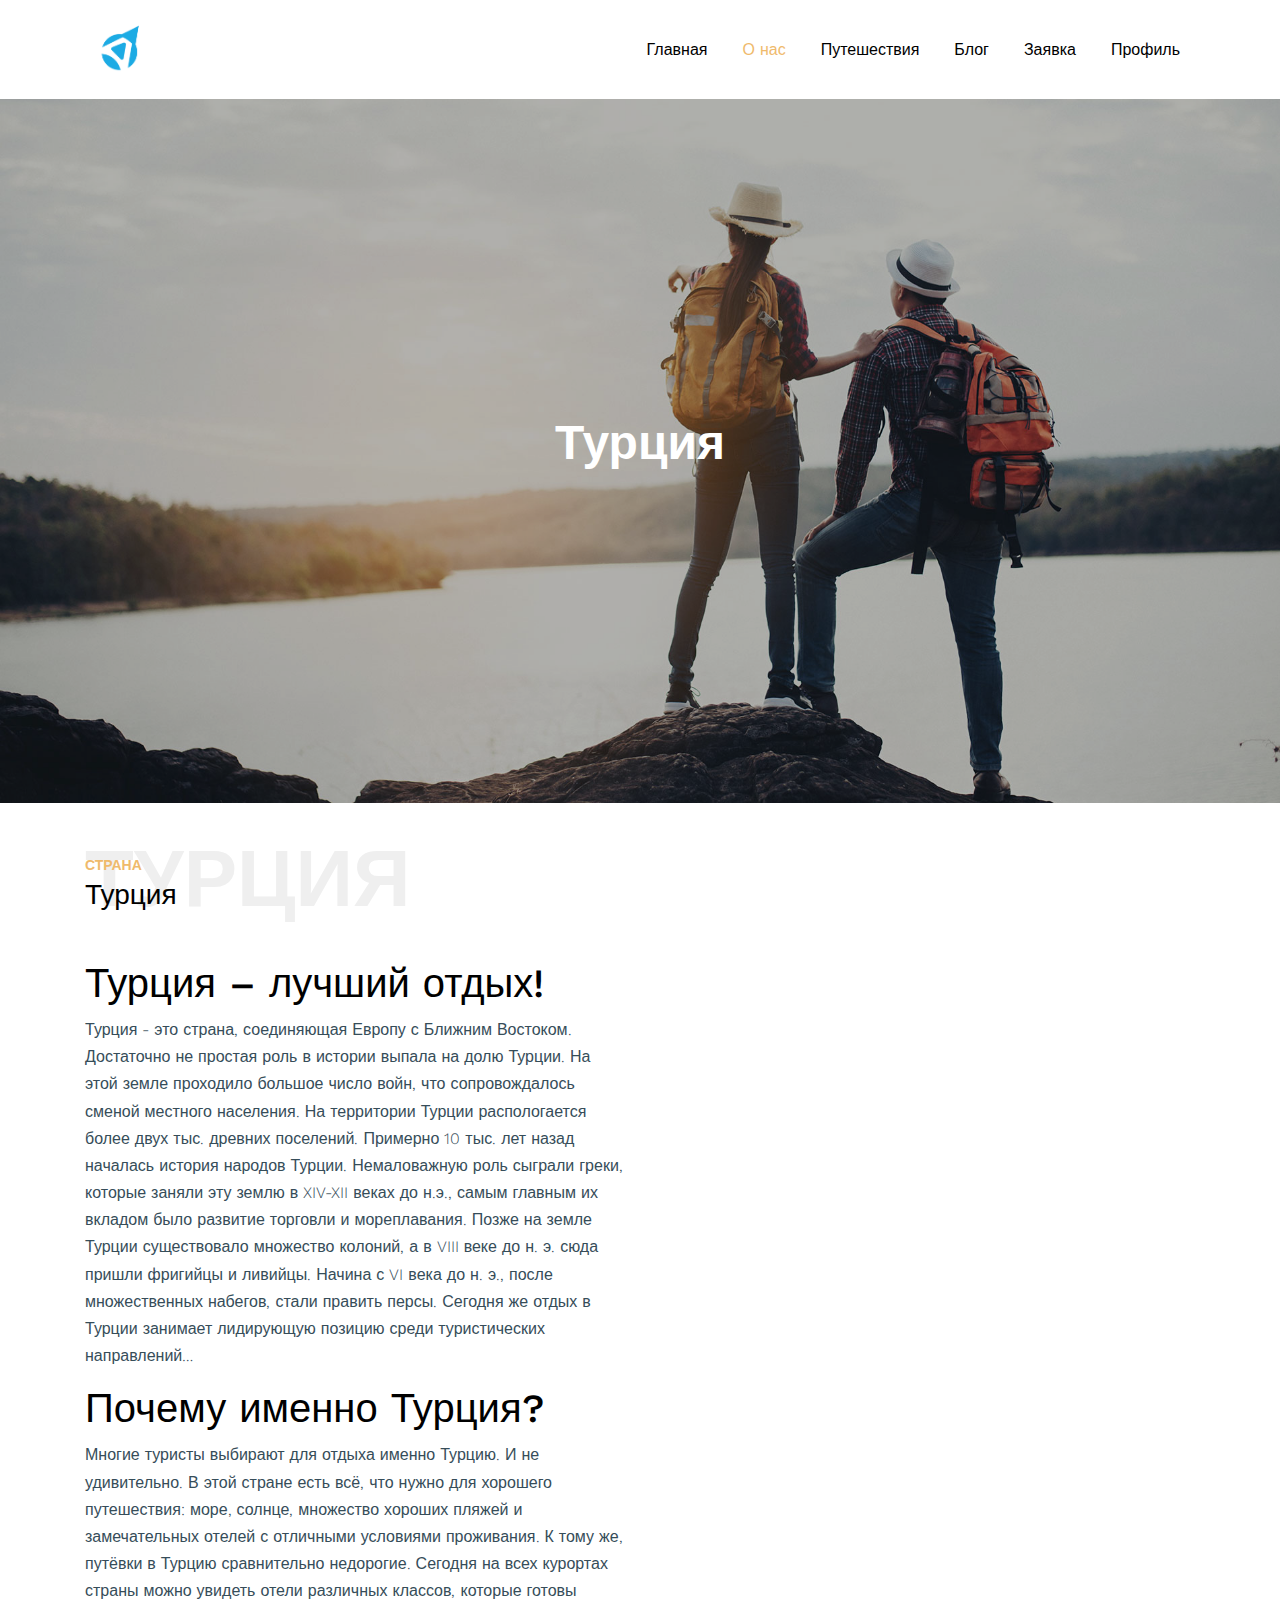
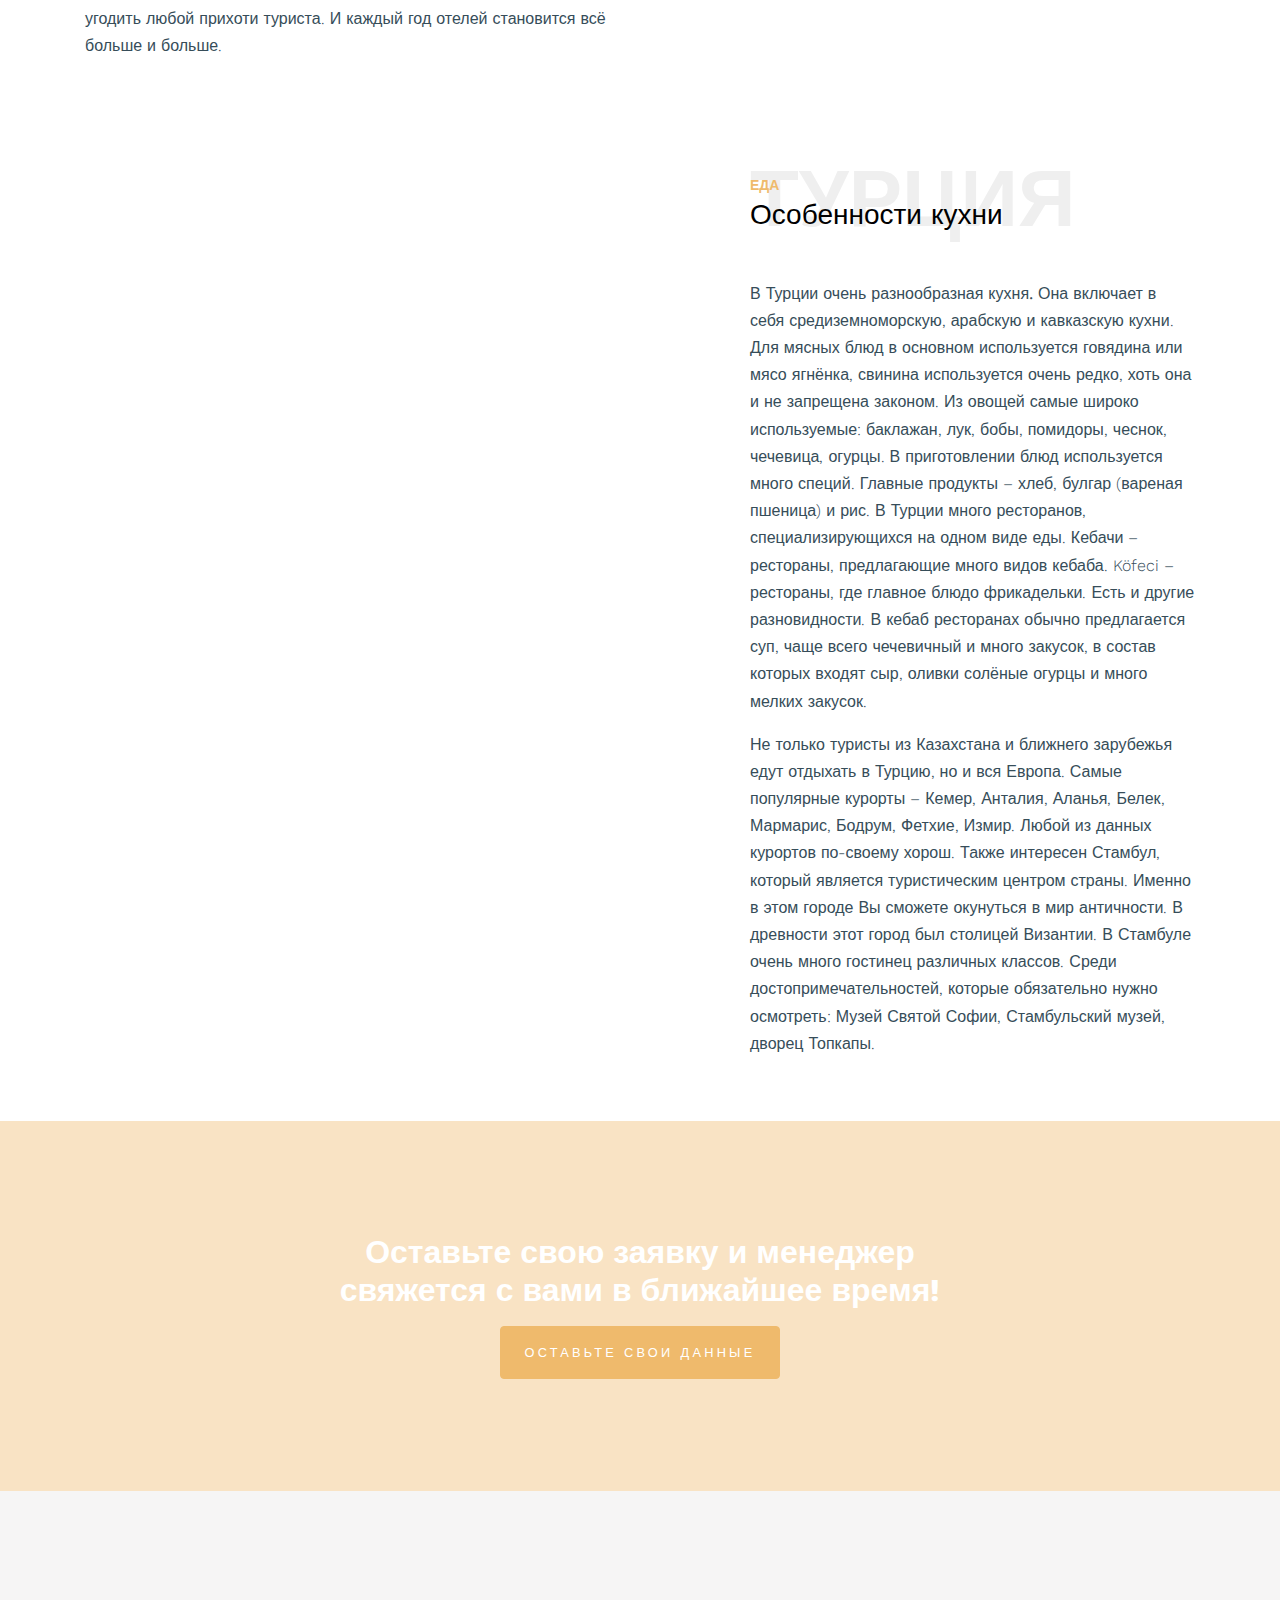
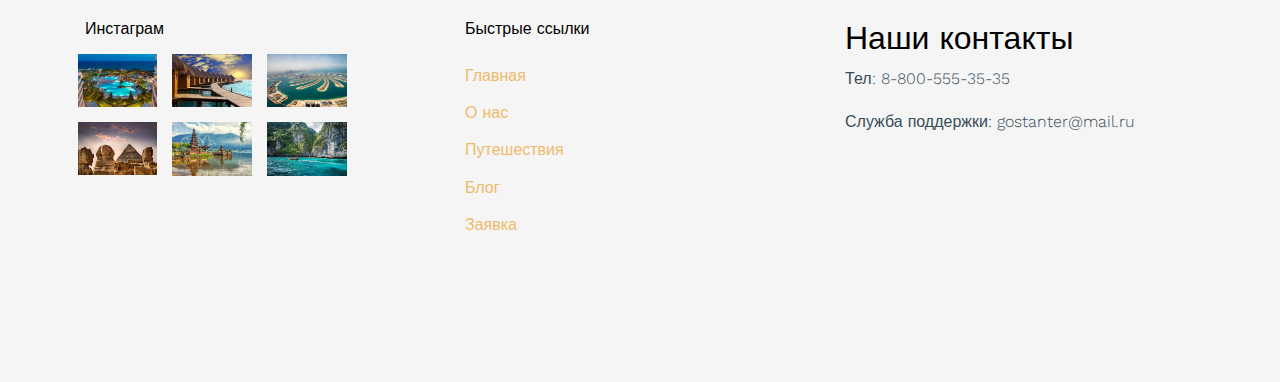
<file: turkey.html>
<!doctype html>
<html lang="en">

  <head>
    <title>Турция &mdash;</title>
    <meta charset="utf-8">
    <meta name="viewport" content="width=device-width, initial-scale=1, shrink-to-fit=no">
    <link rel="icon" type="image/png" href="images/logo.png"/>
    <link href="https://fonts.googleapis.com/css?family=Work+Sans:400,700,900&display=swap" rel="stylesheet">

    <link rel="stylesheet" href="fonts/icomoon/style.css">

    <link rel="stylesheet" href="css/bootstrap.min.css">
    <link rel="stylesheet" href="css/bootstrap-datepicker.css">
    <link rel="stylesheet" href="css/jquery.fancybox.min.css">
    <link rel="stylesheet" href="css/owl.carousel.min.css">
    <link rel="stylesheet" href="css/owl.theme.default.min.css">
    <link rel="stylesheet" href="fonts/flaticon/font/flaticon.css">
    <link rel="stylesheet" href="css/aos.css">

    <!-- MAIN CSS -->
    <link rel="stylesheet" href="css/style.css">

  </head>

  <body data-spy="scroll" data-target=".site-navbar-target" data-offset="300">

    
    <div class="site-wrap" id="home-section">

      <div class="site-mobile-menu site-navbar-target">
        <div class="site-mobile-menu-header">
          <div class="site-mobile-menu-close mt-3">
            <span class="icon-close2 js-menu-toggle"></span>
          </div>
        </div>
        <div class="site-mobile-menu-body"></div>
      </div>



      <header class="site-navbar site-navbar-target" role="banner">

        <div class="container">
          <div class="row align-items-center position-relative">

            <div class="col-3 ">
              <div class="site-logo">
                <a href="index.html" class="font-weight-bold">
                  <img src="images/logo.png" alt="Image" class="img-fluid">
                </a>
              </div>
            </div>

            <div class="col-9  text-right">
              

              <span class="d-inline-block d-lg-none"><a href="#" class="text-white site-menu-toggle js-menu-toggle py-5 text-white"><span class="icon-menu h3 text-white"></span></a></span>

              

              <nav class="site-navigation text-right ml-auto d-none d-lg-block" role="navigation">
                <ul class="site-menu main-menu js-clone-nav ml-auto ">
                  <li><a href="index.html" class="nav-link">Главная</a></li>
                  <li class="active"><a href="about.html" class="nav-link">О нас</a></li>
                  <li><a href="trips.html" class="nav-link">Путешествия</a></li>
                  <li><a href="blog.html" class="nav-link">Блог</a></li>
                  <li><a href="contact.html" class="nav-link">Заявка</a></li>
                  <li><a href="auth.html" class="nav-link">Профиль</a></li>
                </ul>
              </nav>
            </div>

            
          </div>
        </div>

      </header>

    <div class="ftco-blocks-cover-1">
      <div class="site-section-cover overlay" style="background-image: url('images/hero_1.jpg')">
        <div class="container">
          <div class="row align-items-center justify-content-center text-center">
            <div class="col-md-5" data-aos="fade-up">
              <h1 class="mb-3 text-white">Турция</h1>
              <p></p>
              
            </div>
          </div>
        </div>
      </div>
    </div>


    <div class="site-section py-5">
      <div class="container">
        <div class="row align-items-center">
          <div class="col-md-6">
            <div class="heading-39101 mb-5">
              <span class="backdrop">Турция</span>
              <span class="subtitle-39191">Страна</span>
              <h3>Турция</h3>
            </div>
            <h1>Турция – лучший отдых!</h1>
            <p>Турция - это страна, соединяющая Европу с Ближним Востоком. Достаточно не простая роль в истории выпала на долю Турции. На этой земле проходило большое число войн, что сопровождалось сменой местного населения. На территории Турции распологается более двух тыс. древних поселений. Примерно 10 тыс. лет назад началась история народов Турции. Немаловажную роль сыграли греки, которые заняли эту землю в XIV-XII веках до н.э., самым главным их вкладом было развитие торговли и мореплавания. Позже на земле Турции существовало множество колоний, а в VIII веке до н. э. сюда пришли фригийцы и ливийцы. Начина с VI века до н. э., после множественных набегов, стали править персы. Сегодня же отдых в Турции занимает лидирующую позицию среди туристических направлений…</p>
            <h1>Почему именно Турция?</h1>
            <p>Многие туристы выбирают для отдыха именно Турцию. И не удивительно. В этой стране есть всё, что нужно для хорошего путешествия: море, солнце, множество хороших пляжей и замечательных отелей с отличными условиями проживания. К тому же, путёвки в Турцию сравнительно недорогие. Сегодня на всех курортах страны можно увидеть отели различных классов, которые готовы угодить любой прихоти туриста. И каждый год отелей становится всё больше и больше. </p>
          </div>
          <div class="col-md-6" data-aos="fade-right">
            <img src="images/insta_1.jpg" alt="Image" class="img-fluid">
          </div>
        </div>
      </div>
    </div>


    <div class="site-section py-5">
      <div class="container">
        <div class="row align-items-center">
          <div class="col-md-5 order-2 ml-auto">
            <div class="heading-39101 mb-5">
              <span class="backdrop">Турция</span>
              <span class="subtitle-39191">Еда</span>
              <h3>Особенности кухни</h3>
            </div>
            <p><b>В Турции очень разнообразная кухня.</b> Она включает в себя средиземноморскую, арабскую и кавказскую кухни. Для мясных блюд в основном используется говядина или мясо ягнёнка, свинина используется очень редко, хоть она и не запрещена законом. Из овощей самые широко используемые: баклажан, лук, бобы, помидоры, чеснок, чечевица, огурцы. В приготовлении блюд используется много специй. Главные продукты – хлеб, булгар (вареная пшеница) и рис. В Турции много ресторанов, специализирующихся на одном виде еды. Кебачи – рестораны, предлагающие много видов кебаба. Köfeci – рестораны, где главное блюдо фрикадельки. Есть и другие разновидности. В кебаб ресторанах обычно предлагается суп, чаще всего чечевичный и много закусок, в состав которых входят сыр, оливки солёные огурцы и много мелких закусок.</p>
            <p>Не только туристы из Казахстана и ближнего зарубежья едут отдыхать в Турцию, но и вся Европа. Самые популярные курорты – Кемер, Анталия, Аланья, Белек, Мармарис, Бодрум, Фетхие, Измир. Любой из данных курортов по-своему хорош. Также интересен Стамбул, который является туристическим центром страны. Именно в этом городе Вы сможете окунуться в мир античности. В древности этот город был столицей Византии. В Стамбуле очень много гостинец различных классов. Среди достопримечательностей, которые обязательно нужно осмотреть: Музей Святой Софии, Стамбульский музей, дворец Топкапы.</p>
          </div>
          <div class="col-md-6 order-1" data-aos="fade-left">
            <img src="images/turkey.jpg" alt="Image" class="img-fluid">
          </div>
        </div>
      </div>
    </div>

    
    

    <div class="site-section bg-image overlay" style="background-image: url('images/hero_1.jpg')">
      <div class="container">
        <div class="row justify-content-center">
          <div class="col-md-7 text-center">
            <h2 class="font-weight-bold text-white">Оставьте свою заявку и менеджер свяжется с вами в ближайшее время!</h2>
            <p></p>
            <p class="mb-0"><a href="contact.html" class="btn btn-primary text-white py-3 px-4">Оставьте свои данные</a></p>
          </div>
        </div>
      </div>
    </div>

    <footer class="site-footer bg-light">
      <div class="container">
        <div class="row">
          <div class="col-lg-3">
            <h2 class="footer-heading mb-3">Инстаграм</h2>
            <div class="row">
              <div class="col-4 gal_col">
                <a href="#"><img src="images/insta_1.jpg" alt="Image" class="img-fluid"></a>
              </div>
              <div class="col-4 gal_col">
                <a href="#"><img src="images/insta_2.jpg" alt="Image" class="img-fluid"></a>
              </div>
              <div class="col-4 gal_col">
                <a href="#"><img src="images/insta_3.jpg" alt="Image" class="img-fluid"></a>
              </div>
              <div class="col-4 gal_col">
                <a href="#"><img src="images/insta_4.jpg" alt="Image" class="img-fluid"></a>
              </div>
              <div class="col-4 gal_col">
                <a href="#"><img src="images/insta_5.jpg" alt="Image" class="img-fluid"></a>
              </div>
              <div class="col-4 gal_col">
                <a href="#"><img src="images/insta_6.jpg" alt="Image" class="img-fluid"></a>
              </div>
            </div>
          </div>
          <div class="col-lg-8 ml-auto">
            <div class="row">
              <div class="col-lg-6 ml-auto">
                <h2 class="footer-heading mb-4">Быстрые ссылки</h2>
                <ul class="list-unstyled">
                  <li><a href="index.html">Главная</a></li>
                  <li><a href="about.html">О нас</a></li>
                  <li><a href="trips.html">Путешествия</a></li>
                  <li><a href="blog.html">Блог</a></li>
                  <li><a href="contact.html">Заявка</a></li>
                </ul>
              </div>
              <div class="col-lg-6">
                <h2>Наши контакты</h2>
                <p>Тел: 8-800-555-35-35</p>
                <p>Служба поддержки: gostanter@mail.ru</p>
              </div>
              
            </div>
          </div>
        </div>
      </div>
    </footer>

    </div>

    <script src="js/jquery-3.3.1.min.js"></script>
    <script src="js/jquery-migrate-3.0.0.js"></script>
    <script src="js/popper.min.js"></script>
    <script src="js/bootstrap.min.js"></script>
    <script src="js/owl.carousel.min.js"></script>
    <script src="js/jquery.sticky.js"></script>
    <script src="js/jquery.waypoints.min.js"></script>
    <script src="js/jquery.animateNumber.min.js"></script>
    <script src="js/jquery.fancybox.min.js"></script>
    <script src="js/jquery.stellar.min.js"></script>
    <script src="js/jquery.easing.1.3.js"></script>
    <script src="js/bootstrap-datepicker.min.js"></script>
    <script src="js/isotope.pkgd.min.js"></script>
    <script src="js/aos.js"></script>

    <script src="js/main.js"></script>

  </body>

</html>
</file>
<file: fonts/icomoon/style.css>
@font-face {
  font-family: 'icomoon';
  src:  url('fonts/icomoon.eot?10si43');
  src:  url('fonts/icomoon.eot?10si43#iefix') format('embedded-opentype'),
    url('fonts/icomoon.ttf?10si43') format('truetype'),
    url('fonts/icomoon.woff?10si43') format('woff'),
    url('fonts/icomoon.svg?10si43#icomoon') format('svg');
  font-weight: normal;
  font-style: normal;
}

[class^="icon-"], [class*=" icon-"] {
  /* use !important to prevent issues with browser extensions that change fonts */
  font-family: 'icomoon' !important;
  speak: none;
  font-style: normal;
  font-weight: normal;
  font-variant: normal;
  text-transform: none;
  line-height: 1;

  /* Better Font Rendering =========== */
  -webkit-font-smoothing: antialiased;
  -moz-osx-font-smoothing: grayscale;
}

.icon-asterisk:before {
  content: "\f069";
}
.icon-plus:before {
  content: "\f067";
}
.icon-question:before {
  content: "\f128";
}
.icon-minus:before {
  content: "\f068";
}
.icon-glass:before {
  content: "\f000";
}
.icon-music:before {
  content: "\f001";
}
.icon-search:before {
  content: "\f002";
}
.icon-envelope-o:before {
  content: "\f003";
}
.icon-heart:before {
  content: "\f004";
}
.icon-star:before {
  content: "\f005";
}
.icon-star-o:before {
  content: "\f006";
}
.icon-user:before {
  content: "\f007";
}
.icon-film:before {
  content: "\f008";
}
.icon-th-large:before {
  content: "\f009";
}
.icon-th:before {
  content: "\f00a";
}
.icon-th-list:before {
  content: "\f00b";
}
.icon-check:before {
  content: "\f00c";
}
.icon-close:before {
  content: "\f00d";
}
.icon-remove:before {
  content: "\f00d";
}
.icon-times:before {
  content: "\f00d";
}
.icon-search-plus:before {
  content: "\f00e";
}
.icon-search-minus:before {
  content: "\f010";
}
.icon-power-off:before {
  content: "\f011";
}
.icon-signal:before {
  content: "\f012";
}
.icon-cog:before {
  content: "\f013";
}
.icon-gear:before {
  content: "\f013";
}
.icon-trash-o:before {
  content: "\f014";
}
.icon-home:before {
  content: "\f015";
}
.icon-file-o:before {
  content: "\f016";
}
.icon-clock-o:before {
  content: "\f017";
}
.icon-road:before {
  content: "\f018";
}
.icon-download:before {
  content: "\f019";
}
.icon-arrow-circle-o-down:before {
  content: "\f01a";
}
.icon-arrow-circle-o-up:before {
  content: "\f01b";
}
.icon-inbox:before {
  content: "\f01c";
}
.icon-play-circle-o:before {
  content: "\f01d";
}
.icon-repeat:before {
  content: "\f01e";
}
.icon-rotate-right:before {
  content: "\f01e";
}
.icon-refresh:before {
  content: "\f021";
}
.icon-list-alt:before {
  content: "\f022";
}
.icon-lock:before {
  content: "\f023";
}
.icon-flag:before {
  content: "\f024";
}
.icon-headphones:before {
  content: "\f025";
}
.icon-volume-off:before {
  content: "\f026";
}
.icon-volume-down:before {
  content: "\f027";
}
.icon-volume-up:before {
  content: "\f028";
}
.icon-qrcode:before {
  content: "\f029";
}
.icon-barcode:before {
  content: "\f02a";
}
.icon-tag:before {
  content: "\f02b";
}
.icon-tags:before {
  content: "\f02c";
}
.icon-book:before {
  content: "\f02d";
}
.icon-bookmark:before {
  content: "\f02e";
}
.icon-print:before {
  content: "\f02f";
}
.icon-camera:before {
  content: "\f030";
}
.icon-font:before {
  content: "\f031";
}
.icon-bold:before {
  content: "\f032";
}
.icon-italic:before {
  content: "\f033";
}
.icon-text-height:before {
  content: "\f034";
}
.icon-text-width:before {
  content: "\f035";
}
.icon-align-left:before {
  content: "\f036";
}
.icon-align-center:before {
  content: "\f037";
}
.icon-align-right:before {
  content: "\f038";
}
.icon-align-justify:before {
  content: "\f039";
}
.icon-list:before {
  content: "\f03a";
}
.icon-dedent:before {
  content: "\f03b";
}
.icon-outdent:before {
  content: "\f03b";
}
.icon-indent:before {
  content: "\f03c";
}
.icon-video-camera:before {
  content: "\f03d";
}
.icon-image:before {
  content: "\f03e";
}
.icon-photo:before {
  content: "\f03e";
}
.icon-picture-o:before {
  content: "\f03e";
}
.icon-pencil:before {
  content: "\f040";
}
.icon-map-marker:before {
  content: "\f041";
}
.icon-adjust:before {
  content: "\f042";
}
.icon-tint:before {
  content: "\f043";
}
.icon-edit:before {
  content: "\f044";
}
.icon-pencil-square-o:before {
  content: "\f044";
}
.icon-share-square-o:before {
  content: "\f045";
}
.icon-check-square-o:before {
  content: "\f046";
}
.icon-arrows:before {
  content: "\f047";
}
.icon-step-backward:before {
  content: "\f048";
}
.icon-fast-backward:before {
  content: "\f049";
}
.icon-backward:before {
  content: "\f04a";
}
.icon-play:before {
  content: "\f04b";
}
.icon-pause:before {
  content: "\f04c";
}
.icon-stop:before {
  content: "\f04d";
}
.icon-forward:before {
  content: "\f04e";
}
.icon-fast-forward:before {
  content: "\f050";
}
.icon-step-forward:before {
  content: "\f051";
}
.icon-eject:before {
  content: "\f052";
}
.icon-chevron-left:before {
  content: "\f053";
}
.icon-chevron-right:before {
  content: "\f054";
}
.icon-plus-circle:before {
  content: "\f055";
}
.icon-minus-circle:before {
  content: "\f056";
}
.icon-times-circle:before {
  content: "\f057";
}
.icon-check-circle:before {
  content: "\f058";
}
.icon-question-circle:before {
  content: "\f059";
}
.icon-info-circle:before {
  content: "\f05a";
}
.icon-crosshairs:before {
  content: "\f05b";
}
.icon-times-circle-o:before {
  content: "\f05c";
}
.icon-check-circle-o:before {
  content: "\f05d";
}
.icon-ban:before {
  content: "\f05e";
}
.icon-arrow-left:before {
  content: "\f060";
}
.icon-arrow-right:before {
  content: "\f061";
}
.icon-arrow-up:before {
  content: "\f062";
}
.icon-arrow-down:before {
  content: "\f063";
}
.icon-mail-forward:before {
  content: "\f064";
}
.icon-share:before {
  content: "\f064";
}
.icon-expand:before {
  content: "\f065";
}
.icon-compress:before {
  content: "\f066";
}
.icon-exclamation-circle:before {
  content: "\f06a";
}
.icon-gift:before {
  content: "\f06b";
}
.icon-leaf:before {
  content: "\f06c";
}
.icon-fire:before {
  content: "\f06d";
}
.icon-eye:before {
  content: "\f06e";
}
.icon-eye-slash:before {
  content: "\f070";
}
.icon-exclamation-triangle:before {
  content: "\f071";
}
.icon-warning:before {
  content: "\f071";
}
.icon-plane:before {
  content: "\f072";
}
.icon-calendar:before {
  content: "\f073";
}
.icon-random:before {
  content: "\f074";
}
.icon-comment:before {
  content: "\f075";
}
.icon-magnet:before {
  content: "\f076";
}
.icon-chevron-up:before {
  content: "\f077";
}
.icon-chevron-down:before {
  content: "\f078";
}
.icon-retweet:before {
  content: "\f079";
}
.icon-shopping-cart:before {
  content: "\f07a";
}
.icon-folder:before {
  content: "\f07b";
}
.icon-folder-open:before {
  content: "\f07c";
}
.icon-arrows-v:before {
  content: "\f07d";
}
.icon-arrows-h:before {
  content: "\f07e";
}
.icon-bar-chart:before {
  content: "\f080";
}
.icon-bar-chart-o:before {
  content: "\f080";
}
.icon-twitter-square:before {
  content: "\f081";
}
.icon-facebook-square:before {
  content: "\f082";
}
.icon-camera-retro:before {
  content: "\f083";
}
.icon-key:before {
  content: "\f084";
}
.icon-cogs:before {
  content: "\f085";
}
.icon-gears:before {
  content: "\f085";
}
.icon-comments:before {
  content: "\f086";
}
.icon-thumbs-o-up:before {
  content: "\f087";
}
.icon-thumbs-o-down:before {
  content: "\f088";
}
.icon-star-half:before {
  content: "\f089";
}
.icon-heart-o:before {
  content: "\f08a";
}
.icon-sign-out:before {
  content: "\f08b";
}
.icon-linkedin-square:before {
  content: "\f08c";
}
.icon-thumb-tack:before {
  content: "\f08d";
}
.icon-external-link:before {
  content: "\f08e";
}
.icon-sign-in:before {
  content: "\f090";
}
.icon-trophy:before {
  content: "\f091";
}
.icon-github-square:before {
  content: "\f092";
}
.icon-upload:before {
  content: "\f093";
}
.icon-lemon-o:before {
  content: "\f094";
}
.icon-phone:before {
  content: "\f095";
}
.icon-square-o:before {
  content: "\f096";
}
.icon-bookmark-o:before {
  content: "\f097";
}
.icon-phone-square:before {
  content: "\f098";
}
.icon-twitter:before {
  content: "\f099";
}
.icon-facebook:before {
  content: "\f09a";
}
.icon-facebook-f:before {
  content: "\f09a";
}
.icon-github:before {
  content: "\f09b";
}
.icon-unlock:before {
  content: "\f09c";
}
.icon-credit-card:before {
  content: "\f09d";
}
.icon-feed:before {
  content: "\f09e";
}
.icon-rss:before {
  content: "\f09e";
}
.icon-hdd-o:before {
  content: "\f0a0";
}
.icon-bullhorn:before {
  content: "\f0a1";
}
.icon-bell-o:before {
  content: "\f0a2";
}
.icon-certificate:before {
  content: "\f0a3";
}
.icon-hand-o-right:before {
  content: "\f0a4";
}
.icon-hand-o-left:before {
  content: "\f0a5";
}
.icon-hand-o-up:before {
  content: "\f0a6";
}
.icon-hand-o-down:before {
  content: "\f0a7";
}
.icon-arrow-circle-left:before {
  content: "\f0a8";
}
.icon-arrow-circle-right:before {
  content: "\f0a9";
}
.icon-arrow-circle-up:before {
  content: "\f0aa";
}
.icon-arrow-circle-down:before {
  content: "\f0ab";
}
.icon-globe:before {
  content: "\f0ac";
}
.icon-wrench:before {
  content: "\f0ad";
}
.icon-tasks:before {
  content: "\f0ae";
}
.icon-filter:before {
  content: "\f0b0";
}
.icon-briefcase:before {
  content: "\f0b1";
}
.icon-arrows-alt:before {
  content: "\f0b2";
}
.icon-group:before {
  content: "\f0c0";
}
.icon-users:before {
  content: "\f0c0";
}
.icon-chain:before {
  content: "\f0c1";
}
.icon-link:before {
  content: "\f0c1";
}
.icon-cloud:before {
  content: "\f0c2";
}
.icon-flask:before {
  content: "\f0c3";
}
.icon-cut:before {
  content: "\f0c4";
}
.icon-scissors:before {
  content: "\f0c4";
}
.icon-copy:before {
  content: "\f0c5";
}
.icon-files-o:before {
  content: "\f0c5";
}
.icon-paperclip:before {
  content: "\f0c6";
}
.icon-floppy-o:before {
  content: "\f0c7";
}
.icon-save:before {
  content: "\f0c7";
}
.icon-square:before {
  content: "\f0c8";
}
.icon-bars:before {
  content: "\f0c9";
}
.icon-navicon:before {
  content: "\f0c9";
}
.icon-reorder:before {
  content: "\f0c9";
}
.icon-list-ul:before {
  content: "\f0ca";
}
.icon-list-ol:before {
  content: "\f0cb";
}
.icon-strikethrough:before {
  content: "\f0cc";
}
.icon-underline:before {
  content: "\f0cd";
}
.icon-table:before {
  content: "\f0ce";
}
.icon-magic:before {
  content: "\f0d0";
}
.icon-truck:before {
  content: "\f0d1";
}
.icon-pinterest:before {
  content: "\f0d2";
}
.icon-pinterest-square:before {
  content: "\f0d3";
}
.icon-google-plus-square:before {
  content: "\f0d4";
}
.icon-google-plus:before {
  content: "\f0d5";
}
.icon-money:before {
  content: "\f0d6";
}
.icon-caret-down:before {
  content: "\f0d7";
}
.icon-caret-up:before {
  content: "\f0d8";
}
.icon-caret-left:before {
  content: "\f0d9";
}
.icon-caret-right:before {
  content: "\f0da";
}
.icon-columns:before {
  content: "\f0db";
}
.icon-sort:before {
  content: "\f0dc";
}
.icon-unsorted:before {
  content: "\f0dc";
}
.icon-sort-desc:before {
  content: "\f0dd";
}
.icon-sort-down:before {
  content: "\f0dd";
}
.icon-sort-asc:before {
  content: "\f0de";
}
.icon-sort-up:before {
  content: "\f0de";
}
.icon-envelope:before {
  content: "\f0e0";
}
.icon-linkedin:before {
  content: "\f0e1";
}
.icon-rotate-left:before {
  content: "\f0e2";
}
.icon-undo:before {
  content: "\f0e2";
}
.icon-gavel:before {
  content: "\f0e3";
}
.icon-legal:before {
  content: "\f0e3";
}
.icon-dashboard:before {
  content: "\f0e4";
}
.icon-tachometer:before {
  content: "\f0e4";
}
.icon-comment-o:before {
  content: "\f0e5";
}
.icon-comments-o:before {
  content: "\f0e6";
}
.icon-bolt:before {
  content: "\f0e7";
}
.icon-flash:before {
  content: "\f0e7";
}
.icon-sitemap:before {
  content: "\f0e8";
}
.icon-umbrella:before {
  content: "\f0e9";
}
.icon-clipboard:before {
  content: "\f0ea";
}
.icon-paste:before {
  content: "\f0ea";
}
.icon-lightbulb-o:before {
  content: "\f0eb";
}
.icon-exchange:before {
  content: "\f0ec";
}
.icon-cloud-download:before {
  content: "\f0ed";
}
.icon-cloud-upload:before {
  content: "\f0ee";
}
.icon-user-md:before {
  content: "\f0f0";
}
.icon-stethoscope:before {
  content: "\f0f1";
}
.icon-suitcase:before {
  content: "\f0f2";
}
.icon-bell:before {
  content: "\f0f3";
}
.icon-coffee:before {
  content: "\f0f4";
}
.icon-cutlery:before {
  content: "\f0f5";
}
.icon-file-text-o:before {
  content: "\f0f6";
}
.icon-building-o:before {
  content: "\f0f7";
}
.icon-hospital-o:before {
  content: "\f0f8";
}
.icon-ambulance:before {
  content: "\f0f9";
}
.icon-medkit:before {
  content: "\f0fa";
}
.icon-fighter-jet:before {
  content: "\f0fb";
}
.icon-beer:before {
  content: "\f0fc";
}
.icon-h-square:before {
  content: "\f0fd";
}
.icon-plus-square:before {
  content: "\f0fe";
}
.icon-angle-double-left:before {
  content: "\f100";
}
.icon-angle-double-right:before {
  content: "\f101";
}
.icon-angle-double-up:before {
  content: "\f102";
}
.icon-angle-double-down:before {
  content: "\f103";
}
.icon-angle-left:before {
  content: "\f104";
}
.icon-angle-right:before {
  content: "\f105";
}
.icon-angle-up:before {
  content: "\f106";
}
.icon-angle-down:before {
  content: "\f107";
}
.icon-desktop:before {
  content: "\f108";
}
.icon-laptop:before {
  content: "\f109";
}
.icon-tablet:before {
  content: "\f10a";
}
.icon-mobile:before {
  content: "\f10b";
}
.icon-mobile-phone:before {
  content: "\f10b";
}
.icon-circle-o:before {
  content: "\f10c";
}
.icon-quote-left:before {
  content: "\f10d";
}
.icon-quote-right:before {
  content: "\f10e";
}
.icon-spinner:before {
  content: "\f110";
}
.icon-circle:before {
  content: "\f111";
}
.icon-mail-reply:before {
  content: "\f112";
}
.icon-reply:before {
  content: "\f112";
}
.icon-github-alt:before {
  content: "\f113";
}
.icon-folder-o:before {
  content: "\f114";
}
.icon-folder-open-o:before {
  content: "\f115";
}
.icon-smile-o:before {
  content: "\f118";
}
.icon-frown-o:before {
  content: "\f119";
}
.icon-meh-o:before {
  content: "\f11a";
}
.icon-gamepad:before {
  content: "\f11b";
}
.icon-keyboard-o:before {
  content: "\f11c";
}
.icon-flag-o:before {
  content: "\f11d";
}
.icon-flag-checkered:before {
  content: "\f11e";
}
.icon-terminal:before {
  content: "\f120";
}
.icon-code:before {
  content: "\f121";
}
.icon-mail-reply-all:before {
  content: "\f122";
}
.icon-reply-all:before {
  content: "\f122";
}
.icon-star-half-empty:before {
  content: "\f123";
}
.icon-star-half-full:before {
  content: "\f123";
}
.icon-star-half-o:before {
  content: "\f123";
}
.icon-location-arrow:before {
  content: "\f124";
}
.icon-crop:before {
  content: "\f125";
}
.icon-code-fork:before {
  content: "\f126";
}
.icon-chain-broken:before {
  content: "\f127";
}
.icon-unlink:before {
  content: "\f127";
}
.icon-info:before {
  content: "\f129";
}
.icon-exclamation:before {
  content: "\f12a";
}
.icon-superscript:before {
  content: "\f12b";
}
.icon-subscript:before {
  content: "\f12c";
}
.icon-eraser:before {
  content: "\f12d";
}
.icon-puzzle-piece:before {
  content: "\f12e";
}
.icon-microphone:before {
  content: "\f130";
}
.icon-microphone-slash:before {
  content: "\f131";
}
.icon-shield:before {
  content: "\f132";
}
.icon-calendar-o:before {
  content: "\f133";
}
.icon-fire-extinguisher:before {
  content: "\f134";
}
.icon-rocket:before {
  content: "\f135";
}
.icon-maxcdn:before {
  content: "\f136";
}
.icon-chevron-circle-left:before {
  content: "\f137";
}
.icon-chevron-circle-right:before {
  content: "\f138";
}
.icon-chevron-circle-up:before {
  content: "\f139";
}
.icon-chevron-circle-down:before {
  content: "\f13a";
}
.icon-html5:before {
  content: "\f13b";
}
.icon-css3:before {
  content: "\f13c";
}
.icon-anchor:before {
  content: "\f13d";
}
.icon-unlock-alt:before {
  content: "\f13e";
}
.icon-bullseye:before {
  content: "\f140";
}
.icon-ellipsis-h:before {
  content: "\f141";
}
.icon-ellipsis-v:before {
  content: "\f142";
}
.icon-rss-square:before {
  content: "\f143";
}
.icon-play-circle:before {
  content: "\f144";
}
.icon-ticket:before {
  content: "\f145";
}
.icon-minus-square:before {
  content: "\f146";
}
.icon-minus-square-o:before {
  content: "\f147";
}
.icon-level-up:before {
  content: "\f148";
}
.icon-level-down:before {
  content: "\f149";
}
.icon-check-square:before {
  content: "\f14a";
}
.icon-pencil-square:before {
  content: "\f14b";
}
.icon-external-link-square:before {
  content: "\f14c";
}
.icon-share-square:before {
  content: "\f14d";
}
.icon-compass:before {
  content: "\f14e";
}
.icon-caret-square-o-down:before {
  content: "\f150";
}
.icon-toggle-down:before {
  content: "\f150";
}
.icon-caret-square-o-up:before {
  content: "\f151";
}
.icon-toggle-up:before {
  content: "\f151";
}
.icon-caret-square-o-right:before {
  content: "\f152";
}
.icon-toggle-right:before {
  content: "\f152";
}
.icon-eur:before {
  content: "\f153";
}
.icon-euro:before {
  content: "\f153";
}
.icon-gbp:before {
  content: "\f154";
}
.icon-dollar:before {
  content: "\f155";
}
.icon-usd:before {
  content: "\f155";
}
.icon-inr:before {
  content: "\f156";
}
.icon-rupee:before {
  content: "\f156";
}
.icon-cny:before {
  content: "\f157";
}
.icon-jpy:before {
  content: "\f157";
}
.icon-rmb:before {
  content: "\f157";
}
.icon-yen:before {
  content: "\f157";
}
.icon-rouble:before {
  content: "\f158";
}
.icon-rub:before {
  content: "\f158";
}
.icon-ruble:before {
  content: "\f158";
}
.icon-krw:before {
  content: "\f159";
}
.icon-won:before {
  content: "\f159";
}
.icon-bitcoin:before {
  content: "\f15a";
}
.icon-btc:before {
  content: "\f15a";
}
.icon-file:before {
  content: "\f15b";
}
.icon-file-text:before {
  content: "\f15c";
}
.icon-sort-alpha-asc:before {
  content: "\f15d";
}
.icon-sort-alpha-desc:before {
  content: "\f15e";
}
.icon-sort-amount-asc:before {
  content: "\f160";
}
.icon-sort-amount-desc:before {
  content: "\f161";
}
.icon-sort-numeric-asc:before {
  content: "\f162";
}
.icon-sort-numeric-desc:before {
  content: "\f163";
}
.icon-thumbs-up:before {
  content: "\f164";
}
.icon-thumbs-down:before {
  content: "\f165";
}
.icon-youtube-square:before {
  content: "\f166";
}
.icon-youtube:before {
  content: "\f167";
}
.icon-xing:before {
  content: "\f168";
}
.icon-xing-square:before {
  content: "\f169";
}
.icon-youtube-play:before {
  content: "\f16a";
}
.icon-dropbox:before {
  content: "\f16b";
}
.icon-stack-overflow:before {
  content: "\f16c";
}
.icon-instagram:before {
  content: "\f16d";
}
.icon-flickr:before {
  content: "\f16e";
}
.icon-adn:before {
  content: "\f170";
}
.icon-bitbucket:before {
  content: "\f171";
}
.icon-bitbucket-square:before {
  content: "\f172";
}
.icon-tumblr:before {
  content: "\f173";
}
.icon-tumblr-square:before {
  content: "\f174";
}
.icon-long-arrow-down:before {
  content: "\f175";
}
.icon-long-arrow-up:before {
  content: "\f176";
}
.icon-long-arrow-left:before {
  content: "\f177";
}
.icon-long-arrow-right:before {
  content: "\f178";
}
.icon-apple:before {
  content: "\f179";
}
.icon-windows:before {
  content: "\f17a";
}
.icon-android:before {
  content: "\f17b";
}
.icon-linux:before {
  content: "\f17c";
}
.icon-dribbble:before {
  content: "\f17d";
}
.icon-skype:before {
  content: "\f17e";
}
.icon-foursquare:before {
  content: "\f180";
}
.icon-trello:before {
  content: "\f181";
}
.icon-female:before {
  content: "\f182";
}
.icon-male:before {
  content: "\f183";
}
.icon-gittip:before {
  content: "\f184";
}
.icon-gratipay:before {
  content: "\f184";
}
.icon-sun-o:before {
  content: "\f185";
}
.icon-moon-o:before {
  content: "\f186";
}
.icon-archive:before {
  content: "\f187";
}
.icon-bug:before {
  content: "\f188";
}
.icon-vk:before {
  content: "\f189";
}
.icon-weibo:before {
  content: "\f18a";
}
.icon-renren:before {
  content: "\f18b";
}
.icon-pagelines:before {
  content: "\f18c";
}
.icon-stack-exchange:before {
  content: "\f18d";
}
.icon-arrow-circle-o-right:before {
  content: "\f18e";
}
.icon-arrow-circle-o-left:before {
  content: "\f190";
}
.icon-caret-square-o-left:before {
  content: "\f191";
}
.icon-toggle-left:before {
  content: "\f191";
}
.icon-dot-circle-o:before {
  content: "\f192";
}
.icon-wheelchair:before {
  content: "\f193";
}
.icon-vimeo-square:before {
  content: "\f194";
}
.icon-try:before {
  content: "\f195";
}
.icon-turkish-lira:before {
  content: "\f195";
}
.icon-plus-square-o:before {
  content: "\f196";
}
.icon-space-shuttle:before {
  content: "\f197";
}
.icon-slack:before {
  content: "\f198";
}
.icon-envelope-square:before {
  content: "\f199";
}
.icon-wordpress:before {
  content: "\f19a";
}
.icon-openid:before {
  content: "\f19b";
}
.icon-bank:before {
  content: "\f19c";
}
.icon-institution:before {
  content: "\f19c";
}
.icon-university:before {
  content: "\f19c";
}
.icon-graduation-cap:before {
  content: "\f19d";
}
.icon-mortar-board:before {
  content: "\f19d";
}
.icon-yahoo:before {
  content: "\f19e";
}
.icon-google:before {
  content: "\f1a0";
}
.icon-reddit:before {
  content: "\f1a1";
}
.icon-reddit-square:before {
  content: "\f1a2";
}
.icon-stumbleupon-circle:before {
  content: "\f1a3";
}
.icon-stumbleupon:before {
  content: "\f1a4";
}
.icon-delicious:before {
  content: "\f1a5";
}
.icon-digg:before {
  content: "\f1a6";
}
.icon-pied-piper-pp:before {
  content: "\f1a7";
}
.icon-pied-piper-alt:before {
  content: "\f1a8";
}
.icon-drupal:before {
  content: "\f1a9";
}
.icon-joomla:before {
  content: "\f1aa";
}
.icon-language:before {
  content: "\f1ab";
}
.icon-fax:before {
  content: "\f1ac";
}
.icon-building:before {
  content: "\f1ad";
}
.icon-child:before {
  content: "\f1ae";
}
.icon-paw:before {
  content: "\f1b0";
}
.icon-spoon:before {
  content: "\f1b1";
}
.icon-cube:before {
  content: "\f1b2";
}
.icon-cubes:before {
  content: "\f1b3";
}
.icon-behance:before {
  content: "\f1b4";
}
.icon-behance-square:before {
  content: "\f1b5";
}
.icon-steam:before {
  content: "\f1b6";
}
.icon-steam-square:before {
  content: "\f1b7";
}
.icon-recycle:before {
  content: "\f1b8";
}
.icon-automobile:before {
  content: "\f1b9";
}
.icon-car:before {
  content: "\f1b9";
}
.icon-cab:before {
  content: "\f1ba";
}
.icon-taxi:before {
  content: "\f1ba";
}
.icon-tree:before {
  content: "\f1bb";
}
.icon-spotify:before {
  content: "\f1bc";
}
.icon-deviantart:before {
  content: "\f1bd";
}
.icon-soundcloud:before {
  content: "\f1be";
}
.icon-database:before {
  content: "\f1c0";
}
.icon-file-pdf-o:before {
  content: "\f1c1";
}
.icon-file-word-o:before {
  content: "\f1c2";
}
.icon-file-excel-o:before {
  content: "\f1c3";
}
.icon-file-powerpoint-o:before {
  content: "\f1c4";
}
.icon-file-image-o:before {
  content: "\f1c5";
}
.icon-file-photo-o:before {
  content: "\f1c5";
}
.icon-file-picture-o:before {
  content: "\f1c5";
}
.icon-file-archive-o:before {
  content: "\f1c6";
}
.icon-file-zip-o:before {
  content: "\f1c6";
}
.icon-file-audio-o:before {
  content: "\f1c7";
}
.icon-file-sound-o:before {
  content: "\f1c7";
}
.icon-file-movie-o:before {
  content: "\f1c8";
}
.icon-file-video-o:before {
  content: "\f1c8";
}
.icon-file-code-o:before {
  content: "\f1c9";
}
.icon-vine:before {
  content: "\f1ca";
}
.icon-codepen:before {
  content: "\f1cb";
}
.icon-jsfiddle:before {
  content: "\f1cc";
}
.icon-life-bouy:before {
  content: "\f1cd";
}
.icon-life-buoy:before {
  content: "\f1cd";
}
.icon-life-ring:before {
  content: "\f1cd";
}
.icon-life-saver:before {
  content: "\f1cd";
}
.icon-support:before {
  content: "\f1cd";
}
.icon-circle-o-notch:before {
  content: "\f1ce";
}
.icon-ra:before {
  content: "\f1d0";
}
.icon-rebel:before {
  content: "\f1d0";
}
.icon-resistance:before {
  content: "\f1d0";
}
.icon-empire:before {
  content: "\f1d1";
}
.icon-ge:before {
  content: "\f1d1";
}
.icon-git-square:before {
  content: "\f1d2";
}
.icon-git:before {
  content: "\f1d3";
}
.icon-hacker-news:before {
  content: "\f1d4";
}
.icon-y-combinator-square:before {
  content: "\f1d4";
}
.icon-yc-square:before {
  content: "\f1d4";
}
.icon-tencent-weibo:before {
  content: "\f1d5";
}
.icon-qq:before {
  content: "\f1d6";
}
.icon-wechat:before {
  content: "\f1d7";
}
.icon-weixin:before {
  content: "\f1d7";
}
.icon-paper-plane:before {
  content: "\f1d8";
}
.icon-send:before {
  content: "\f1d8";
}
.icon-paper-plane-o:before {
  content: "\f1d9";
}
.icon-send-o:before {
  content: "\f1d9";
}
.icon-history:before {
  content: "\f1da";
}
.icon-circle-thin:before {
  content: "\f1db";
}
.icon-header:before {
  content: "\f1dc";
}
.icon-paragraph:before {
  content: "\f1dd";
}
.icon-sliders:before {
  content: "\f1de";
}
.icon-share-alt:before {
  content: "\f1e0";
}
.icon-share-alt-square:before {
  content: "\f1e1";
}
.icon-bomb:before {
  content: "\f1e2";
}
.icon-futbol-o:before {
  content: "\f1e3";
}
.icon-soccer-ball-o:before {
  content: "\f1e3";
}
.icon-tty:before {
  content: "\f1e4";
}
.icon-binoculars:before {
  content: "\f1e5";
}
.icon-plug:before {
  content: "\f1e6";
}
.icon-slideshare:before {
  content: "\f1e7";
}
.icon-twitch:before {
  content: "\f1e8";
}
.icon-yelp:before {
  content: "\f1e9";
}
.icon-newspaper-o:before {
  content: "\f1ea";
}
.icon-wifi:before {
  content: "\f1eb";
}
.icon-calculator:before {
  content: "\f1ec";
}
.icon-paypal:before {
  content: "\f1ed";
}
.icon-google-wallet:before {
  content: "\f1ee";
}
.icon-cc-visa:before {
  content: "\f1f0";
}
.icon-cc-mastercard:before {
  content: "\f1f1";
}
.icon-cc-discover:before {
  content: "\f1f2";
}
.icon-cc-amex:before {
  content: "\f1f3";
}
.icon-cc-paypal:before {
  content: "\f1f4";
}
.icon-cc-stripe:before {
  content: "\f1f5";
}
.icon-bell-slash:before {
  content: "\f1f6";
}
.icon-bell-slash-o:before {
  content: "\f1f7";
}
.icon-trash:before {
  content: "\f1f8";
}
.icon-copyright:before {
  content: "\f1f9";
}
.icon-at:before {
  content: "\f1fa";
}
.icon-eyedropper:before {
  content: "\f1fb";
}
.icon-paint-brush:before {
  content: "\f1fc";
}
.icon-birthday-cake:before {
  content: "\f1fd";
}
.icon-area-chart:before {
  content: "\f1fe";
}
.icon-pie-chart:before {
  content: "\f200";
}
.icon-line-chart:before {
  content: "\f201";
}
.icon-lastfm:before {
  content: "\f202";
}
.icon-lastfm-square:before {
  content: "\f203";
}
.icon-toggle-off:before {
  content: "\f204";
}
.icon-toggle-on:before {
  content: "\f205";
}
.icon-bicycle:before {
  content: "\f206";
}
.icon-bus:before {
  content: "\f207";
}
.icon-ioxhost:before {
  content: "\f208";
}
.icon-angellist:before {
  content: "\f209";
}
.icon-cc:before {
  content: "\f20a";
}
.icon-ils:before {
  content: "\f20b";
}
.icon-shekel:before {
  content: "\f20b";
}
.icon-sheqel:before {
  content: "\f20b";
}
.icon-meanpath:before {
  content: "\f20c";
}
.icon-buysellads:before {
  content: "\f20d";
}
.icon-connectdevelop:before {
  content: "\f20e";
}
.icon-dashcube:before {
  content: "\f210";
}
.icon-forumbee:before {
  content: "\f211";
}
.icon-leanpub:before {
  content: "\f212";
}
.icon-sellsy:before {
  content: "\f213";
}
.icon-shirtsinbulk:before {
  content: "\f214";
}
.icon-simplybuilt:before {
  content: "\f215";
}
.icon-skyatlas:before {
  content: "\f216";
}
.icon-cart-plus:before {
  content: "\f217";
}
.icon-cart-arrow-down:before {
  content: "\f218";
}
.icon-diamond:before {
  content: "\f219";
}
.icon-ship:before {
  content: "\f21a";
}
.icon-user-secret:before {
  content: "\f21b";
}
.icon-motorcycle:before {
  content: "\f21c";
}
.icon-street-view:before {
  content: "\f21d";
}
.icon-heartbeat:before {
  content: "\f21e";
}
.icon-venus:before {
  content: "\f221";
}
.icon-mars:before {
  content: "\f222";
}
.icon-mercury:before {
  content: "\f223";
}
.icon-intersex:before {
  content: "\f224";
}
.icon-transgender:before {
  content: "\f224";
}
.icon-transgender-alt:before {
  content: "\f225";
}
.icon-venus-double:before {
  content: "\f226";
}
.icon-mars-double:before {
  content: "\f227";
}
.icon-venus-mars:before {
  content: "\f228";
}
.icon-mars-stroke:before {
  content: "\f229";
}
.icon-mars-stroke-v:before {
  content: "\f22a";
}
.icon-mars-stroke-h:before {
  content: "\f22b";
}
.icon-neuter:before {
  content: "\f22c";
}
.icon-genderless:before {
  content: "\f22d";
}
.icon-facebook-official:before {
  content: "\f230";
}
.icon-pinterest-p:before {
  content: "\f231";
}
.icon-whatsapp:before {
  content: "\f232";
}
.icon-server:before {
  content: "\f233";
}
.icon-user-plus:before {
  content: "\f234";
}
.icon-user-times:before {
  content: "\f235";
}
.icon-bed:before {
  content: "\f236";
}
.icon-hotel:before {
  content: "\f236";
}
.icon-viacoin:before {
  content: "\f237";
}
.icon-train:before {
  content: "\f238";
}
.icon-subway:before {
  content: "\f239";
}
.icon-medium:before {
  content: "\f23a";
}
.icon-y-combinator:before {
  content: "\f23b";
}
.icon-yc:before {
  content: "\f23b";
}
.icon-optin-monster:before {
  content: "\f23c";
}
.icon-opencart:before {
  content: "\f23d";
}
.icon-expeditedssl:before {
  content: "\f23e";
}
.icon-battery:before {
  content: "\f240";
}
.icon-battery-4:before {
  content: "\f240";
}
.icon-battery-full:before {
  content: "\f240";
}
.icon-battery-3:before {
  content: "\f241";
}
.icon-battery-three-quarters:before {
  content: "\f241";
}
.icon-battery-2:before {
  content: "\f242";
}
.icon-battery-half:before {
  content: "\f242";
}
.icon-battery-1:before {
  content: "\f243";
}
.icon-battery-quarter:before {
  content: "\f243";
}
.icon-battery-0:before {
  content: "\f244";
}
.icon-battery-empty:before {
  content: "\f244";
}
.icon-mouse-pointer:before {
  content: "\f245";
}
.icon-i-cursor:before {
  content: "\f246";
}
.icon-object-group:before {
  content: "\f247";
}
.icon-object-ungroup:before {
  content: "\f248";
}
.icon-sticky-note:before {
  content: "\f249";
}
.icon-sticky-note-o:before {
  content: "\f24a";
}
.icon-cc-jcb:before {
  content: "\f24b";
}
.icon-cc-diners-club:before {
  content: "\f24c";
}
.icon-clone:before {
  content: "\f24d";
}
.icon-balance-scale:before {
  content: "\f24e";
}
.icon-hourglass-o:before {
  content: "\f250";
}
.icon-hourglass-1:before {
  content: "\f251";
}
.icon-hourglass-start:before {
  content: "\f251";
}
.icon-hourglass-2:before {
  content: "\f252";
}
.icon-hourglass-half:before {
  content: "\f252";
}
.icon-hourglass-3:before {
  content: "\f253";
}
.icon-hourglass-end:before {
  content: "\f253";
}
.icon-hourglass:before {
  content: "\f254";
}
.icon-hand-grab-o:before {
  content: "\f255";
}
.icon-hand-rock-o:before {
  content: "\f255";
}
.icon-hand-paper-o:before {
  content: "\f256";
}
.icon-hand-stop-o:before {
  content: "\f256";
}
.icon-hand-scissors-o:before {
  content: "\f257";
}
.icon-hand-lizard-o:before {
  content: "\f258";
}
.icon-hand-spock-o:before {
  content: "\f259";
}
.icon-hand-pointer-o:before {
  content: "\f25a";
}
.icon-hand-peace-o:before {
  content: "\f25b";
}
.icon-trademark:before {
  content: "\f25c";
}
.icon-registered:before {
  content: "\f25d";
}
.icon-creative-commons:before {
  content: "\f25e";
}
.icon-gg:before {
  content: "\f260";
}
.icon-gg-circle:before {
  content: "\f261";
}
.icon-tripadvisor:before {
  content: "\f262";
}
.icon-odnoklassniki:before {
  content: "\f263";
}
.icon-odnoklassniki-square:before {
  content: "\f264";
}
.icon-get-pocket:before {
  content: "\f265";
}
.icon-wikipedia-w:before {
  content: "\f266";
}
.icon-safari:before {
  content: "\f267";
}
.icon-chrome:before {
  content: "\f268";
}
.icon-firefox:before {
  content: "\f269";
}
.icon-opera:before {
  content: "\f26a";
}
.icon-internet-explorer:before {
  content: "\f26b";
}
.icon-television:before {
  content: "\f26c";
}
.icon-tv:before {
  content: "\f26c";
}
.icon-contao:before {
  content: "\f26d";
}
.icon-500px:before {
  content: "\f26e";
}
.icon-amazon:before {
  content: "\f270";
}
.icon-calendar-plus-o:before {
  content: "\f271";
}
.icon-calendar-minus-o:before {
  content: "\f272";
}
.icon-calendar-times-o:before {
  content: "\f273";
}
.icon-calendar-check-o:before {
  content: "\f274";
}
.icon-industry:before {
  content: "\f275";
}
.icon-map-pin:before {
  content: "\f276";
}
.icon-map-signs:before {
  content: "\f277";
}
.icon-map-o:before {
  content: "\f278";
}
.icon-map:before {
  content: "\f279";
}
.icon-commenting:before {
  content: "\f27a";
}
.icon-commenting-o:before {
  content: "\f27b";
}
.icon-houzz:before {
  content: "\f27c";
}
.icon-vimeo:before {
  content: "\f27d";
}
.icon-black-tie:before {
  content: "\f27e";
}
.icon-fonticons:before {
  content: "\f280";
}
.icon-reddit-alien:before {
  content: "\f281";
}
.icon-edge:before {
  content: "\f282";
}
.icon-credit-card-alt:before {
  content: "\f283";
}
.icon-codiepie:before {
  content: "\f284";
}
.icon-modx:before {
  content: "\f285";
}
.icon-fort-awesome:before {
  content: "\f286";
}
.icon-usb:before {
  content: "\f287";
}
.icon-product-hunt:before {
  content: "\f288";
}
.icon-mixcloud:before {
  content: "\f289";
}
.icon-scribd:before {
  content: "\f28a";
}
.icon-pause-circle:before {
  content: "\f28b";
}
.icon-pause-circle-o:before {
  content: "\f28c";
}
.icon-stop-circle:before {
  content: "\f28d";
}
.icon-stop-circle-o:before {
  content: "\f28e";
}
.icon-shopping-bag:before {
  content: "\f290";
}
.icon-shopping-basket:before {
  content: "\f291";
}
.icon-hashtag:before {
  content: "\f292";
}
.icon-bluetooth:before {
  content: "\f293";
}
.icon-bluetooth-b:before {
  content: "\f294";
}
.icon-percent:before {
  content: "\f295";
}
.icon-gitlab:before {
  content: "\f296";
}
.icon-wpbeginner:before {
  content: "\f297";
}
.icon-wpforms:before {
  content: "\f298";
}
.icon-envira:before {
  content: "\f299";
}
.icon-universal-access:before {
  content: "\f29a";
}
.icon-wheelchair-alt:before {
  content: "\f29b";
}
.icon-question-circle-o:before {
  content: "\f29c";
}
.icon-blind:before {
  content: "\f29d";
}
.icon-audio-description:before {
  content: "\f29e";
}
.icon-volume-control-phone:before {
  content: "\f2a0";
}
.icon-braille:before {
  content: "\f2a1";
}
.icon-assistive-listening-systems:before {
  content: "\f2a2";
}
.icon-american-sign-language-interpreting:before {
  content: "\f2a3";
}
.icon-asl-interpreting:before {
  content: "\f2a3";
}
.icon-deaf:before {
  content: "\f2a4";
}
.icon-deafness:before {
  content: "\f2a4";
}
.icon-hard-of-hearing:before {
  content: "\f2a4";
}
.icon-glide:before {
  content: "\f2a5";
}
.icon-glide-g:before {
  content: "\f2a6";
}
.icon-sign-language:before {
  content: "\f2a7";
}
.icon-signing:before {
  content: "\f2a7";
}
.icon-low-vision:before {
  content: "\f2a8";
}
.icon-viadeo:before {
  content: "\f2a9";
}
.icon-viadeo-square:before {
  content: "\f2aa";
}
.icon-snapchat:before {
  content: "\f2ab";
}
.icon-snapchat-ghost:before {
  content: "\f2ac";
}
.icon-snapchat-square:before {
  content: "\f2ad";
}
.icon-pied-piper:before {
  content: "\f2ae";
}
.icon-first-order:before {
  content: "\f2b0";
}
.icon-yoast:before {
  content: "\f2b1";
}
.icon-themeisle:before {
  content: "\f2b2";
}
.icon-google-plus-circle:before {
  content: "\f2b3";
}
.icon-google-plus-official:before {
  content: "\f2b3";
}
.icon-fa:before {
  content: "\f2b4";
}
.icon-font-awesome:before {
  content: "\f2b4";
}
.icon-handshake-o:before {
  content: "\f2b5";
}
.icon-envelope-open:before {
  content: "\f2b6";
}
.icon-envelope-open-o:before {
  content: "\f2b7";
}
.icon-linode:before {
  content: "\f2b8";
}
.icon-address-book:before {
  content: "\f2b9";
}
.icon-address-book-o:before {
  content: "\f2ba";
}
.icon-address-card:before {
  content: "\f2bb";
}
.icon-vcard:before {
  content: "\f2bb";
}
.icon-address-card-o:before {
  content: "\f2bc";
}
.icon-vcard-o:before {
  content: "\f2bc";
}
.icon-user-circle:before {
  content: "\f2bd";
}
.icon-user-circle-o:before {
  content: "\f2be";
}
.icon-user-o:before {
  content: "\f2c0";
}
.icon-id-badge:before {
  content: "\f2c1";
}
.icon-drivers-license:before {
  content: "\f2c2";
}
.icon-id-card:before {
  content: "\f2c2";
}
.icon-drivers-license-o:before {
  content: "\f2c3";
}
.icon-id-card-o:before {
  content: "\f2c3";
}
.icon-quora:before {
  content: "\f2c4";
}
.icon-free-code-camp:before {
  content: "\f2c5";
}
.icon-telegram:before {
  content: "\f2c6";
}
.icon-thermometer:before {
  content: "\f2c7";
}
.icon-thermometer-4:before {
  content: "\f2c7";
}
.icon-thermometer-full:before {
  content: "\f2c7";
}
.icon-thermometer-3:before {
  content: "\f2c8";
}
.icon-thermometer-three-quarters:before {
  content: "\f2c8";
}
.icon-thermometer-2:before {
  content: "\f2c9";
}
.icon-thermometer-half:before {
  content: "\f2c9";
}
.icon-thermometer-1:before {
  content: "\f2ca";
}
.icon-thermometer-quarter:before {
  content: "\f2ca";
}
.icon-thermometer-0:before {
  content: "\f2cb";
}
.icon-thermometer-empty:before {
  content: "\f2cb";
}
.icon-shower:before {
  content: "\f2cc";
}
.icon-bath:before {
  content: "\f2cd";
}
.icon-bathtub:before {
  content: "\f2cd";
}
.icon-s15:before {
  content: "\f2cd";
}
.icon-podcast:before {
  content: "\f2ce";
}
.icon-window-maximize:before {
  content: "\f2d0";
}
.icon-window-minimize:before {
  content: "\f2d1";
}
.icon-window-restore:before {
  content: "\f2d2";
}
.icon-times-rectangle:before {
  content: "\f2d3";
}
.icon-window-close:before {
  content: "\f2d3";
}
.icon-times-rectangle-o:before {
  content: "\f2d4";
}
.icon-window-close-o:before {
  content: "\f2d4";
}
.icon-bandcamp:before {
  content: "\f2d5";
}
.icon-grav:before {
  content: "\f2d6";
}
.icon-etsy:before {
  content: "\f2d7";
}
.icon-imdb:before {
  content: "\f2d8";
}
.icon-ravelry:before {
  content: "\f2d9";
}
.icon-eercast:before {
  content: "\f2da";
}
.icon-microchip:before {
  content: "\f2db";
}
.icon-snowflake-o:before {
  content: "\f2dc";
}
.icon-superpowers:before {
  content: "\f2dd";
}
.icon-wpexplorer:before {
  content: "\f2de";
}
.icon-meetup:before {
  content: "\f2e0";
}
.icon-3d_rotation:before {
  content: "\e84d";
}
.icon-ac_unit:before {
  content: "\eb3b";
}
.icon-alarm:before {
  content: "\e855";
}
.icon-access_alarms:before {
  content: "\e191";
}
.icon-schedule:before {
  content: "\e8b5";
}
.icon-accessibility:before {
  content: "\e84e";
}
.icon-accessible:before {
  content: "\e914";
}
.icon-account_balance:before {
  content: "\e84f";
}
.icon-account_balance_wallet:before {
  content: "\e850";
}
.icon-account_box:before {
  content: "\e851";
}
.icon-account_circle:before {
  content: "\e853";
}
.icon-adb:before {
  content: "\e60e";
}
.icon-add:before {
  content: "\e145";
}
.icon-add_a_photo:before {
  content: "\e439";
}
.icon-alarm_add:before {
  content: "\e856";
}
.icon-add_alert:before {
  content: "\e003";
}
.icon-add_box:before {
  content: "\e146";
}
.icon-add_circle:before {
  content: "\e147";
}
.icon-control_point:before {
  content: "\e3ba";
}
.icon-add_location:before {
  content: "\e567";
}
.icon-add_shopping_cart:before {
  content: "\e854";
}
.icon-queue:before {
  content: "\e03c";
}
.icon-add_to_queue:before {
  content: "\e05c";
}
.icon-adjust2:before {
  content: "\e39e";
}
.icon-airline_seat_flat:before {
  content: "\e630";
}
.icon-airline_seat_flat_angled:before {
  content: "\e631";
}
.icon-airline_seat_individual_suite:before {
  content: "\e632";
}
.icon-airline_seat_legroom_extra:before {
  content: "\e633";
}
.icon-airline_seat_legroom_normal:before {
  content: "\e634";
}
.icon-airline_seat_legroom_reduced:before {
  content: "\e635";
}
.icon-airline_seat_recline_extra:before {
  content: "\e636";
}
.icon-airline_seat_recline_normal:before {
  content: "\e637";
}
.icon-flight:before {
  content: "\e539";
}
.icon-airplanemode_inactive:before {
  content: "\e194";
}
.icon-airplay:before {
  content: "\e055";
}
.icon-airport_shuttle:before {
  content: "\eb3c";
}
.icon-alarm_off:before {
  content: "\e857";
}
.icon-alarm_on:before {
  content: "\e858";
}
.icon-album:before {
  content: "\e019";
}
.icon-all_inclusive:before {
  content: "\eb3d";
}
.icon-all_out:before {
  content: "\e90b";
}
.icon-android2:before {
  content: "\e859";
}
.icon-announcement:before {
  content: "\e85a";
}
.icon-apps:before {
  content: "\e5c3";
}
.icon-archive2:before {
  content: "\e149";
}
.icon-arrow_back:before {
  content: "\e5c4";
}
.icon-arrow_downward:before {
  content: "\e5db";
}
.icon-arrow_drop_down:before {
  content: "\e5c5";
}
.icon-arrow_drop_down_circle:before {
  content: "\e5c6";
}
.icon-arrow_drop_up:before {
  content: "\e5c7";
}
.icon-arrow_forward:before {
  content: "\e5c8";
}
.icon-arrow_upward:before {
  content: "\e5d8";
}
.icon-art_track:before {
  content: "\e060";
}
.icon-aspect_ratio:before {
  content: "\e85b";
}
.icon-poll:before {
  content: "\e801";
}
.icon-assignment:before {
  content: "\e85d";
}
.icon-assignment_ind:before {
  content: "\e85e";
}
.icon-assignment_late:before {
  content: "\e85f";
}
.icon-assignment_return:before {
  content: "\e860";
}
.icon-assignment_returned:before {
  content: "\e861";
}
.icon-assignment_turned_in:before {
  content: "\e862";
}
.icon-assistant:before {
  content: "\e39f";
}
.icon-flag2:before {
  content: "\e153";
}
.icon-attach_file:before {
  content: "\e226";
}
.icon-attach_money:before {
  content: "\e227";
}
.icon-attachment:before {
  content: "\e2bc";
}
.icon-audiotrack:before {
  content: "\e3a1";
}
.icon-autorenew:before {
  content: "\e863";
}
.icon-av_timer:before {
  content: "\e01b";
}
.icon-backspace:before {
  content: "\e14a";
}
.icon-cloud_upload:before {
  content: "\e2c3";
}
.icon-battery_alert:before {
  content: "\e19c";
}
.icon-battery_charging_full:before {
  content: "\e1a3";
}
.icon-battery_std:before {
  content: "\e1a5";
}
.icon-battery_unknown:before {
  content: "\e1a6";
}
.icon-beach_access:before {
  content: "\eb3e";
}
.icon-beenhere:before {
  content: "\e52d";
}
.icon-block:before {
  content: "\e14b";
}
.icon-bluetooth2:before {
  content: "\e1a7";
}
.icon-bluetooth_searching:before {
  content: "\e1aa";
}
.icon-bluetooth_connected:before {
  content: "\e1a8";
}
.icon-bluetooth_disabled:before {
  content: "\e1a9";
}
.icon-blur_circular:before {
  content: "\e3a2";
}
.icon-blur_linear:before {
  content: "\e3a3";
}
.icon-blur_off:before {
  content: "\e3a4";
}
.icon-blur_on:before {
  content: "\e3a5";
}
.icon-class:before {
  content: "\e86e";
}
.icon-turned_in:before {
  content: "\e8e6";
}
.icon-turned_in_not:before {
  content: "\e8e7";
}
.icon-border_all:before {
  content: "\e228";
}
.icon-border_bottom:before {
  content: "\e229";
}
.icon-border_clear:before {
  content: "\e22a";
}
.icon-border_color:before {
  content: "\e22b";
}
.icon-border_horizontal:before {
  content: "\e22c";
}
.icon-border_inner:before {
  content: "\e22d";
}
.icon-border_left:before {
  content: "\e22e";
}
.icon-border_outer:before {
  content: "\e22f";
}
.icon-border_right:before {
  content: "\e230";
}
.icon-border_style:before {
  content: "\e231";
}
.icon-border_top:before {
  content: "\e232";
}
.icon-border_vertical:before {
  content: "\e233";
}
.icon-branding_watermark:before {
  content: "\e06b";
}
.icon-brightness_1:before {
  content: "\e3a6";
}
.icon-brightness_2:before {
  content: "\e3a7";
}
.icon-brightness_3:before {
  content: "\e3a8";
}
.icon-brightness_4:before {
  content: "\e3a9";
}
.icon-brightness_low:before {
  content: "\e1ad";
}
.icon-brightness_medium:before {
  content: "\e1ae";
}
.icon-brightness_high:before {
  content: "\e1ac";
}
.icon-brightness_auto:before {
  content: "\e1ab";
}
.icon-broken_image:before {
  content: "\e3ad";
}
.icon-brush:before {
  content: "\e3ae";
}
.icon-bubble_chart:before {
  content: "\e6dd";
}
.icon-bug_report:before {
  content: "\e868";
}
.icon-build:before {
  content: "\e869";
}
.icon-burst_mode:before {
  content: "\e43c";
}
.icon-domain:before {
  content: "\e7ee";
}
.icon-business_center:before {
  content: "\eb3f";
}
.icon-cached:before {
  content: "\e86a";
}
.icon-cake:before {
  content: "\e7e9";
}
.icon-phone2:before {
  content: "\e0cd";
}
.icon-call_end:before {
  content: "\e0b1";
}
.icon-call_made:before {
  content: "\e0b2";
}
.icon-merge_type:before {
  content: "\e252";
}
.icon-call_missed:before {
  content: "\e0b4";
}
.icon-call_missed_outgoing:before {
  content: "\e0e4";
}
.icon-call_received:before {
  content: "\e0b5";
}
.icon-call_split:before {
  content: "\e0b6";
}
.icon-call_to_action:before {
  content: "\e06c";
}
.icon-camera2:before {
  content: "\e3af";
}
.icon-photo_camera:before {
  content: "\e412";
}
.icon-camera_enhance:before {
  content: "\e8fc";
}
.icon-camera_front:before {
  content: "\e3b1";
}
.icon-camera_rear:before {
  content: "\e3b2";
}
.icon-camera_roll:before {
  content: "\e3b3";
}
.icon-cancel:before {
  content: "\e5c9";
}
.icon-redeem:before {
  content: "\e8b1";
}
.icon-card_membership:before {
  content: "\e8f7";
}
.icon-card_travel:before {
  content: "\e8f8";
}
.icon-casino:before {
  content: "\eb40";
}
.icon-cast:before {
  content: "\e307";
}
.icon-cast_connected:before {
  content: "\e308";
}
.icon-center_focus_strong:before {
  content: "\e3b4";
}
.icon-center_focus_weak:before {
  content: "\e3b5";
}
.icon-change_history:before {
  content: "\e86b";
}
.icon-chat:before {
  content: "\e0b7";
}
.icon-chat_bubble:before {
  content: "\e0ca";
}
.icon-chat_bubble_outline:before {
  content: "\e0cb";
}
.icon-check2:before {
  content: "\e5ca";
}
.icon-check_box:before {
  content: "\e834";
}
.icon-check_box_outline_blank:before {
  content: "\e835";
}
.icon-check_circle:before {
  content: "\e86c";
}
.icon-navigate_before:before {
  content: "\e408";
}
.icon-navigate_next:before {
  content: "\e409";
}
.icon-child_care:before {
  content: "\eb41";
}
.icon-child_friendly:before {
  content: "\eb42";
}
.icon-chrome_reader_mode:before {
  content: "\e86d";
}
.icon-close2:before {
  content: "\e5cd";
}
.icon-clear_all:before {
  content: "\e0b8";
}
.icon-closed_caption:before {
  content: "\e01c";
}
.icon-wb_cloudy:before {
  content: "\e42d";
}
.icon-cloud_circle:before {
  content: "\e2be";
}
.icon-cloud_done:before {
  content: "\e2bf";
}
.icon-cloud_download:before {
  content: "\e2c0";
}
.icon-cloud_off:before {
  content: "\e2c1";
}
.icon-cloud_queue:before {
  content: "\e2c2";
}
.icon-code2:before {
  content: "\e86f";
}
.icon-photo_library:before {
  content: "\e413";
}
.icon-collections_bookmark:before {
  content: "\e431";
}
.icon-palette:before {
  content: "\e40a";
}
.icon-colorize:before {
  content: "\e3b8";
}
.icon-comment2:before {
  content: "\e0b9";
}
.icon-compare:before {
  content: "\e3b9";
}
.icon-compare_arrows:before {
  content: "\e915";
}
.icon-laptop2:before {
  content: "\e31e";
}
.icon-confirmation_number:before {
  content: "\e638";
}
.icon-contact_mail:before {
  content: "\e0d0";
}
.icon-contact_phone:before {
  content: "\e0cf";
}
.icon-contacts:before {
  content: "\e0ba";
}
.icon-content_copy:before {
  content: "\e14d";
}
.icon-content_cut:before {
  content: "\e14e";
}
.icon-content_paste:before {
  content: "\e14f";
}
.icon-control_point_duplicate:before {
  content: "\e3bb";
}
.icon-copyright2:before {
  content: "\e90c";
}
.icon-mode_edit:before {
  content: "\e254";
}
.icon-create_new_folder:before {
  content: "\e2cc";
}
.icon-payment:before {
  content: "\e8a1";
}
.icon-crop2:before {
  content: "\e3be";
}
.icon-crop_16_9:before {
  content: "\e3bc";
}
.icon-crop_3_2:before {
  content: "\e3bd";
}
.icon-crop_landscape:before {
  content: "\e3c3";
}
.icon-crop_7_5:before {
  content: "\e3c0";
}
.icon-crop_din:before {
  content: "\e3c1";
}
.icon-crop_free:before {
  content: "\e3c2";
}
.icon-crop_original:before {
  content: "\e3c4";
}
.icon-crop_portrait:before {
  content: "\e3c5";
}
.icon-crop_rotate:before {
  content: "\e437";
}
.icon-crop_square:before {
  content: "\e3c6";
}
.icon-dashboard2:before {
  content: "\e871";
}
.icon-data_usage:before {
  content: "\e1af";
}
.icon-date_range:before {
  content: "\e916";
}
.icon-dehaze:before {
  content: "\e3c7";
}
.icon-delete:before {
  content: "\e872";
}
.icon-delete_forever:before {
  content: "\e92b";
}
.icon-delete_sweep:before {
  content: "\e16c";
}
.icon-description:before {
  content: "\e873";
}
.icon-desktop_mac:before {
  content: "\e30b";
}
.icon-desktop_windows:before {
  content: "\e30c";
}
.icon-details:before {
  content: "\e3c8";
}
.icon-developer_board:before {
  content: "\e30d";
}
.icon-developer_mode:before {
  content: "\e1b0";
}
.icon-device_hub:before {
  content: "\e335";
}
.icon-phonelink:before {
  content: "\e326";
}
.icon-devices_other:before {
  content: "\e337";
}
.icon-dialer_sip:before {
  content: "\e0bb";
}
.icon-dialpad:before {
  content: "\e0bc";
}
.icon-directions:before {
  content: "\e52e";
}
.icon-directions_bike:before {
  content: "\e52f";
}
.icon-directions_boat:before {
  content: "\e532";
}
.icon-directions_bus:before {
  content: "\e530";
}
.icon-directions_car:before {
  content: "\e531";
}
.icon-directions_railway:before {
  content: "\e534";
}
.icon-directions_run:before {
  content: "\e566";
}
.icon-directions_transit:before {
  content: "\e535";
}
.icon-directions_walk:before {
  content: "\e536";
}
.icon-disc_full:before {
  content: "\e610";
}
.icon-dns:before {
  content: "\e875";
}
.icon-not_interested:before {
  content: "\e033";
}
.icon-do_not_disturb_alt:before {
  content: "\e611";
}
.icon-do_not_disturb_off:before {
  content: "\e643";
}
.icon-remove_circle:before {
  content: "\e15c";
}
.icon-dock:before {
  content: "\e30e";
}
.icon-done:before {
  content: "\e876";
}
.icon-done_all:before {
  content: "\e877";
}
.icon-donut_large:before {
  content: "\e917";
}
.icon-donut_small:before {
  content: "\e918";
}
.icon-drafts:before {
  content: "\e151";
}
.icon-drag_handle:before {
  content: "\e25d";
}
.icon-time_to_leave:before {
  content: "\e62c";
}
.icon-dvr:before {
  content: "\e1b2";
}
.icon-edit_location:before {
  content: "\e568";
}
.icon-eject2:before {
  content: "\e8fb";
}
.icon-markunread:before {
  content: "\e159";
}
.icon-enhanced_encryption:before {
  content: "\e63f";
}
.icon-equalizer:before {
  content: "\e01d";
}
.icon-error:before {
  content: "\e000";
}
.icon-error_outline:before {
  content: "\e001";
}
.icon-euro_symbol:before {
  content: "\e926";
}
.icon-ev_station:before {
  content: "\e56d";
}
.icon-insert_invitation:before {
  content: "\e24f";
}
.icon-event_available:before {
  content: "\e614";
}
.icon-event_busy:before {
  content: "\e615";
}
.icon-event_note:before {
  content: "\e616";
}
.icon-event_seat:before {
  content: "\e903";
}
.icon-exit_to_app:before {
  content: "\e879";
}
.icon-expand_less:before {
  content: "\e5ce";
}
.icon-expand_more:before {
  content: "\e5cf";
}
.icon-explicit:before {
  content: "\e01e";
}
.icon-explore:before {
  content: "\e87a";
}
.icon-exposure:before {
  content: "\e3ca";
}
.icon-exposure_neg_1:before {
  content: "\e3cb";
}
.icon-exposure_neg_2:before {
  content: "\e3cc";
}
.icon-exposure_plus_1:before {
  content: "\e3cd";
}
.icon-exposure_plus_2:before {
  content: "\e3ce";
}
.icon-exposure_zero:before {
  content: "\e3cf";
}
.icon-extension:before {
  content: "\e87b";
}
.icon-face:before {
  content: "\e87c";
}
.icon-fast_forward:before {
  content: "\e01f";
}
.icon-fast_rewind:before {
  content: "\e020";
}
.icon-favorite:before {
  content: "\e87d";
}
.icon-favorite_border:before {
  content: "\e87e";
}
.icon-featured_play_list:before {
  content: "\e06d";
}
.icon-featured_video:before {
  content: "\e06e";
}
.icon-sms_failed:before {
  content: "\e626";
}
.icon-fiber_dvr:before {
  content: "\e05d";
}
.icon-fiber_manual_record:before {
  content: "\e061";
}
.icon-fiber_new:before {
  content: "\e05e";
}
.icon-fiber_pin:before {
  content: "\e06a";
}
.icon-fiber_smart_record:before {
  content: "\e062";
}
.icon-get_app:before {
  content: "\e884";
}
.icon-file_upload:before {
  content: "\e2c6";
}
.icon-filter2:before {
  content: "\e3d3";
}
.icon-filter_1:before {
  content: "\e3d0";
}
.icon-filter_2:before {
  content: "\e3d1";
}
.icon-filter_3:before {
  content: "\e3d2";
}
.icon-filter_4:before {
  content: "\e3d4";
}
.icon-filter_5:before {
  content: "\e3d5";
}
.icon-filter_6:before {
  content: "\e3d6";
}
.icon-filter_7:before {
  content: "\e3d7";
}
.icon-filter_8:before {
  content: "\e3d8";
}
.icon-filter_9:before {
  content: "\e3d9";
}
.icon-filter_9_plus:before {
  content: "\e3da";
}
.icon-filter_b_and_w:before {
  content: "\e3db";
}
.icon-filter_center_focus:before {
  content: "\e3dc";
}
.icon-filter_drama:before {
  content: "\e3dd";
}
.icon-filter_frames:before {
  content: "\e3de";
}
.icon-terrain:before {
  content: "\e564";
}
.icon-filter_list:before {
  content: "\e152";
}
.icon-filter_none:before {
  content: "\e3e0";
}
.icon-filter_tilt_shift:before {
  content: "\e3e2";
}
.icon-filter_vintage:before {
  content: "\e3e3";
}
.icon-find_in_page:before {
  content: "\e880";
}
.icon-find_replace:before {
  content: "\e881";
}
.icon-fingerprint:before {
  content: "\e90d";
}
.icon-first_page:before {
  content: "\e5dc";
}
.icon-fitness_center:before {
  content: "\eb43";
}
.icon-flare:before {
  content: "\e3e4";
}
.icon-flash_auto:before {
  content: "\e3e5";
}
.icon-flash_off:before {
  content: "\e3e6";
}
.icon-flash_on:before {
  content: "\e3e7";
}
.icon-flight_land:before {
  content: "\e904";
}
.icon-flight_takeoff:before {
  content: "\e905";
}
.icon-flip:before {
  content: "\e3e8";
}
.icon-flip_to_back:before {
  content: "\e882";
}
.icon-flip_to_front:before {
  content: "\e883";
}
.icon-folder2:before {
  content: "\e2c7";
}
.icon-folder_open:before {
  content: "\e2c8";
}
.icon-folder_shared:before {
  content: "\e2c9";
}
.icon-folder_special:before {
  content: "\e617";
}
.icon-font_download:before {
  content: "\e167";
}
.icon-format_align_center:before {
  content: "\e234";
}
.icon-format_align_justify:before {
  content: "\e235";
}
.icon-format_align_left:before {
  content: "\e236";
}
.icon-format_align_right:before {
  content: "\e237";
}
.icon-format_bold:before {
  content: "\e238";
}
.icon-format_clear:before {
  content: "\e239";
}
.icon-format_color_fill:before {
  content: "\e23a";
}
.icon-format_color_reset:before {
  content: "\e23b";
}
.icon-format_color_text:before {
  content: "\e23c";
}
.icon-format_indent_decrease:before {
  content: "\e23d";
}
.icon-format_indent_increase:before {
  content: "\e23e";
}
.icon-format_italic:before {
  content: "\e23f";
}
.icon-format_line_spacing:before {
  content: "\e240";
}
.icon-format_list_bulleted:before {
  content: "\e241";
}
.icon-format_list_numbered:before {
  content: "\e242";
}
.icon-format_paint:before {
  content: "\e243";
}
.icon-format_quote:before {
  content: "\e244";
}
.icon-format_shapes:before {
  content: "\e25e";
}
.icon-format_size:before {
  content: "\e245";
}
.icon-format_strikethrough:before {
  content: "\e246";
}
.icon-format_textdirection_l_to_r:before {
  content: "\e247";
}
.icon-format_textdirection_r_to_l:before {
  content: "\e248";
}
.icon-format_underlined:before {
  content: "\e249";
}
.icon-question_answer:before {
  content: "\e8af";
}
.icon-forward2:before {
  content: "\e154";
}
.icon-forward_10:before {
  content: "\e056";
}
.icon-forward_30:before {
  content: "\e057";
}
.icon-forward_5:before {
  content: "\e058";
}
.icon-free_breakfast:before {
  content: "\eb44";
}
.icon-fullscreen:before {
  content: "\e5d0";
}
.icon-fullscreen_exit:before {
  content: "\e5d1";
}
.icon-functions:before {
  content: "\e24a";
}
.icon-g_translate:before {
  content: "\e927";
}
.icon-games:before {
  content: "\e021";
}
.icon-gavel2:before {
  content: "\e90e";
}
.icon-gesture:before {
  content: "\e155";
}
.icon-gif:before {
  content: "\e908";
}
.icon-goat:before {
  content: "\e900";
}
.icon-golf_course:before {
  content: "\eb45";
}
.icon-my_location:before {
  content: "\e55c";
}
.icon-location_searching:before {
  content: "\e1b7";
}
.icon-location_disabled:before {
  content: "\e1b6";
}
.icon-star2:before {
  content: "\e838";
}
.icon-gradient:before {
  content: "\e3e9";
}
.icon-grain:before {
  content: "\e3ea";
}
.icon-graphic_eq:before {
  content: "\e1b8";
}
.icon-grid_off:before {
  content: "\e3eb";
}
.icon-grid_on:before {
  content: "\e3ec";
}
.icon-people:before {
  content: "\e7fb";
}
.icon-group_add:before {
  content: "\e7f0";
}
.icon-group_work:before {
  content: "\e886";
}
.icon-hd:before {
  content: "\e052";
}
.icon-hdr_off:before {
  content: "\e3ed";
}
.icon-hdr_on:before {
  content: "\e3ee";
}
.icon-hdr_strong:before {
  content: "\e3f1";
}
.icon-hdr_weak:before {
  content: "\e3f2";
}
.icon-headset:before {
  content: "\e310";
}
.icon-headset_mic:before {
  content: "\e311";
}
.icon-healing:before {
  content: "\e3f3";
}
.icon-hearing:before {
  content: "\e023";
}
.icon-help:before {
  content: "\e887";
}
.icon-help_outline:before {
  content: "\e8fd";
}
.icon-high_quality:before {
  content: "\e024";
}
.icon-highlight:before {
  content: "\e25f";
}
.icon-highlight_off:before {
  content: "\e888";
}
.icon-restore:before {
  content: "\e8b3";
}
.icon-home2:before {
  content: "\e88a";
}
.icon-hot_tub:before {
  content: "\eb46";
}
.icon-local_hotel:before {
  content: "\e549";
}
.icon-hourglass_empty:before {
  content: "\e88b";
}
.icon-hourglass_full:before {
  content: "\e88c";
}
.icon-http:before {
  content: "\e902";
}
.icon-lock2:before {
  content: "\e897";
}
.icon-photo2:before {
  content: "\e410";
}
.icon-image_aspect_ratio:before {
  content: "\e3f5";
}
.icon-import_contacts:before {
  content: "\e0e0";
}
.icon-import_export:before {
  content: "\e0c3";
}
.icon-important_devices:before {
  content: "\e912";
}
.icon-inbox2:before {
  content: "\e156";
}
.icon-indeterminate_check_box:before {
  content: "\e909";
}
.icon-info2:before {
  content: "\e88e";
}
.icon-info_outline:before {
  content: "\e88f";
}
.icon-input:before {
  content: "\e890";
}
.icon-insert_comment:before {
  content: "\e24c";
}
.icon-insert_drive_file:before {
  content: "\e24d";
}
.icon-tag_faces:before {
  content: "\e420";
}
.icon-link2:before {
  content: "\e157";
}
.icon-invert_colors:before {
  content: "\e891";
}
.icon-invert_colors_off:before {
  content: "\e0c4";
}
.icon-iso:before {
  content: "\e3f6";
}
.icon-keyboard:before {
  content: "\e312";
}
.icon-keyboard_arrow_down:before {
  content: "\e313";
}
.icon-keyboard_arrow_left:before {
  content: "\e314";
}
.icon-keyboard_arrow_right:before {
  content: "\e315";
}
.icon-keyboard_arrow_up:before {
  content: "\e316";
}
.icon-keyboard_backspace:before {
  content: "\e317";
}
.icon-keyboard_capslock:before {
  content: "\e318";
}
.icon-keyboard_hide:before {
  content: "\e31a";
}
.icon-keyboard_return:before {
  content: "\e31b";
}
.icon-keyboard_tab:before {
  content: "\e31c";
}
.icon-keyboard_voice:before {
  content: "\e31d";
}
.icon-kitchen:before {
  content: "\eb47";
}
.icon-label:before {
  content: "\e892";
}
.icon-label_outline:before {
  content: "\e893";
}
.icon-language2:before {
  content: "\e894";
}
.icon-laptop_chromebook:before {
  content: "\e31f";
}
.icon-laptop_mac:before {
  content: "\e320";
}
.icon-laptop_windows:before {
  content: "\e321";
}
.icon-last_page:before {
  content: "\e5dd";
}
.icon-open_in_new:before {
  content: "\e89e";
}
.icon-layers:before {
  content: "\e53b";
}
.icon-layers_clear:before {
  content: "\e53c";
}
.icon-leak_add:before {
  content: "\e3f8";
}
.icon-leak_remove:before {
  content: "\e3f9";
}
.icon-lens:before {
  content: "\e3fa";
}
.icon-library_books:before {
  content: "\e02f";
}
.icon-library_music:before {
  content: "\e030";
}
.icon-lightbulb_outline:before {
  content: "\e90f";
}
.icon-line_style:before {
  content: "\e919";
}
.icon-line_weight:before {
  content: "\e91a";
}
.icon-linear_scale:before {
  content: "\e260";
}
.icon-linked_camera:before {
  content: "\e438";
}
.icon-list2:before {
  content: "\e896";
}
.icon-live_help:before {
  content: "\e0c6";
}
.icon-live_tv:before {
  content: "\e639";
}
.icon-local_play:before {
  content: "\e553";
}
.icon-local_airport:before {
  content: "\e53d";
}
.icon-local_atm:before {
  content: "\e53e";
}
.icon-local_bar:before {
  content: "\e540";
}
.icon-local_cafe:before {
  content: "\e541";
}
.icon-local_car_wash:before {
  content: "\e542";
}
.icon-local_convenience_store:before {
  content: "\e543";
}
.icon-restaurant_menu:before {
  content: "\e561";
}
.icon-local_drink:before {
  content: "\e544";
}
.icon-local_florist:before {
  content: "\e545";
}
.icon-local_gas_station:before {
  content: "\e546";
}
.icon-shopping_cart:before {
  content: "\e8cc";
}
.icon-local_hospital:before {
  content: "\e548";
}
.icon-local_laundry_service:before {
  content: "\e54a";
}
.icon-local_library:before {
  content: "\e54b";
}
.icon-local_mall:before {
  content: "\e54c";
}
.icon-theaters:before {
  content: "\e8da";
}
.icon-local_offer:before {
  content: "\e54e";
}
.icon-local_parking:before {
  content: "\e54f";
}
.icon-local_pharmacy:before {
  content: "\e550";
}
.icon-local_pizza:before {
  content: "\e552";
}
.icon-print2:before {
  content: "\e8ad";
}
.icon-local_shipping:before {
  content: "\e558";
}
.icon-local_taxi:before {
  content: "\e559";
}
.icon-location_city:before {
  content: "\e7f1";
}
.icon-location_off:before {
  content: "\e0c7";
}
.icon-room:before {
  content: "\e8b4";
}
.icon-lock_open:before {
  content: "\e898";
}
.icon-lock_outline:before {
  content: "\e899";
}
.icon-looks:before {
  content: "\e3fc";
}
.icon-looks_3:before {
  content: "\e3fb";
}
.icon-looks_4:before {
  content: "\e3fd";
}
.icon-looks_5:before {
  content: "\e3fe";
}
.icon-looks_6:before {
  content: "\e3ff";
}
.icon-looks_one:before {
  content: "\e400";
}
.icon-looks_two:before {
  content: "\e401";
}
.icon-sync:before {
  content: "\e627";
}
.icon-loupe:before {
  content: "\e402";
}
.icon-low_priority:before {
  content: "\e16d";
}
.icon-loyalty:before {
  content: "\e89a";
}
.icon-mail_outline:before {
  content: "\e0e1";
}
.icon-map2:before {
  content: "\e55b";
}
.icon-markunread_mailbox:before {
  content: "\e89b";
}
.icon-memory:before {
  content: "\e322";
}
.icon-menu:before {
  content: "\e5d2";
}
.icon-message:before {
  content: "\e0c9";
}
.icon-mic:before {
  content: "\e029";
}
.icon-mic_none:before {
  content: "\e02a";
}
.icon-mic_off:before {
  content: "\e02b";
}
.icon-mms:before {
  content: "\e618";
}
.icon-mode_comment:before {
  content: "\e253";
}
.icon-monetization_on:before {
  content: "\e263";
}
.icon-money_off:before {
  content: "\e25c";
}
.icon-monochrome_photos:before {
  content: "\e403";
}
.icon-mood_bad:before {
  content: "\e7f3";
}
.icon-more:before {
  content: "\e619";
}
.icon-more_horiz:before {
  content: "\e5d3";
}
.icon-more_vert:before {
  content: "\e5d4";
}
.icon-motorcycle2:before {
  content: "\e91b";
}
.icon-mouse:before {
  content: "\e323";
}
.icon-move_to_inbox:before {
  content: "\e168";
}
.icon-movie_creation:before {
  content: "\e404";
}
.icon-movie_filter:before {
  content: "\e43a";
}
.icon-multiline_chart:before {
  content: "\e6df";
}
.icon-music_note:before {
  content: "\e405";
}
.icon-music_video:before {
  content: "\e063";
}
.icon-nature:before {
  content: "\e406";
}
.icon-nature_people:before {
  content: "\e407";
}
.icon-navigation:before {
  content: "\e55d";
}
.icon-near_me:before {
  content: "\e569";
}
.icon-network_cell:before {
  content: "\e1b9";
}
.icon-network_check:before {
  content: "\e640";
}
.icon-network_locked:before {
  content: "\e61a";
}
.icon-network_wifi:before {
  content: "\e1ba";
}
.icon-new_releases:before {
  content: "\e031";
}
.icon-next_week:before {
  content: "\e16a";
}
.icon-nfc:before {
  content: "\e1bb";
}
.icon-no_encryption:before {
  content: "\e641";
}
.icon-signal_cellular_no_sim:before {
  content: "\e1ce";
}
.icon-note:before {
  content: "\e06f";
}
.icon-note_add:before {
  content: "\e89c";
}
.icon-notifications:before {
  content: "\e7f4";
}
.icon-notifications_active:before {
  content: "\e7f7";
}
.icon-notifications_none:before {
  content: "\e7f5";
}
.icon-notifications_off:before {
  content: "\e7f6";
}
.icon-notifications_paused:before {
  content: "\e7f8";
}
.icon-offline_pin:before {
  content: "\e90a";
}
.icon-ondemand_video:before {
  content: "\e63a";
}
.icon-opacity:before {
  content: "\e91c";
}
.icon-open_in_browser:before {
  content: "\e89d";
}
.icon-open_with:before {
  content: "\e89f";
}
.icon-pages:before {
  content: "\e7f9";
}
.icon-pageview:before {
  content: "\e8a0";
}
.icon-pan_tool:before {
  content: "\e925";
}
.icon-panorama:before {
  content: "\e40b";
}
.icon-radio_button_unchecked:before {
  content: "\e836";
}
.icon-panorama_horizontal:before {
  content: "\e40d";
}
.icon-panorama_vertical:before {
  content: "\e40e";
}
.icon-panorama_wide_angle:before {
  content: "\e40f";
}
.icon-party_mode:before {
  content: "\e7fa";
}
.icon-pause2:before {
  content: "\e034";
}
.icon-pause_circle_filled:before {
  content: "\e035";
}
.icon-pause_circle_outline:before {
  content: "\e036";
}
.icon-people_outline:before {
  content: "\e7fc";
}
.icon-perm_camera_mic:before {
  content: "\e8a2";
}
.icon-perm_contact_calendar:before {
  content: "\e8a3";
}
.icon-perm_data_setting:before {
  content: "\e8a4";
}
.icon-perm_device_information:before {
  content: "\e8a5";
}
.icon-person_outline:before {
  content: "\e7ff";
}
.icon-perm_media:before {
  content: "\e8a7";
}
.icon-perm_phone_msg:before {
  content: "\e8a8";
}
.icon-perm_scan_wifi:before {
  content: "\e8a9";
}
.icon-person:before {
  content: "\e7fd";
}
.icon-person_add:before {
  content: "\e7fe";
}
.icon-person_pin:before {
  content: "\e55a";
}
.icon-person_pin_circle:before {
  content: "\e56a";
}
.icon-personal_video:before {
  content: "\e63b";
}
.icon-pets:before {
  content: "\e91d";
}
.icon-phone_android:before {
  content: "\e324";
}
.icon-phone_bluetooth_speaker:before {
  content: "\e61b";
}
.icon-phone_forwarded:before {
  content: "\e61c";
}
.icon-phone_in_talk:before {
  content: "\e61d";
}
.icon-phone_iphone:before {
  content: "\e325";
}
.icon-phone_locked:before {
  content: "\e61e";
}
.icon-phone_missed:before {
  content: "\e61f";
}
.icon-phone_paused:before {
  content: "\e620";
}
.icon-phonelink_erase:before {
  content: "\e0db";
}
.icon-phonelink_lock:before {
  content: "\e0dc";
}
.icon-phonelink_off:before {
  content: "\e327";
}
.icon-phonelink_ring:before {
  content: "\e0dd";
}
.icon-phonelink_setup:before {
  content: "\e0de";
}
.icon-photo_album:before {
  content: "\e411";
}
.icon-photo_filter:before {
  content: "\e43b";
}
.icon-photo_size_select_actual:before {
  content: "\e432";
}
.icon-photo_size_select_large:before {
  content: "\e433";
}
.icon-photo_size_select_small:before {
  content: "\e434";
}
.icon-picture_as_pdf:before {
  content: "\e415";
}
.icon-picture_in_picture:before {
  content: "\e8aa";
}
.icon-picture_in_picture_alt:before {
  content: "\e911";
}
.icon-pie_chart:before {
  content: "\e6c4";
}
.icon-pie_chart_outlined:before {
  content: "\e6c5";
}
.icon-pin_drop:before {
  content: "\e55e";
}
.icon-play_arrow:before {
  content: "\e037";
}
.icon-play_circle_filled:before {
  content: "\e038";
}
.icon-play_circle_outline:before {
  content: "\e039";
}
.icon-play_for_work:before {
  content: "\e906";
}
.icon-playlist_add:before {
  content: "\e03b";
}
.icon-playlist_add_check:before {
  content: "\e065";
}
.icon-playlist_play:before {
  content: "\e05f";
}
.icon-plus_one:before {
  content: "\e800";
}
.icon-polymer:before {
  content: "\e8ab";
}
.icon-pool:before {
  content: "\eb48";
}
.icon-portable_wifi_off:before {
  content: "\e0ce";
}
.icon-portrait:before {
  content: "\e416";
}
.icon-power:before {
  content: "\e63c";
}
.icon-power_input:before {
  content: "\e336";
}
.icon-power_settings_new:before {
  content: "\e8ac";
}
.icon-pregnant_woman:before {
  content: "\e91e";
}
.icon-present_to_all:before {
  content: "\e0df";
}
.icon-priority_high:before {
  content: "\e645";
}
.icon-public:before {
  content: "\e80b";
}
.icon-publish:before {
  content: "\e255";
}
.icon-queue_music:before {
  content: "\e03d";
}
.icon-queue_play_next:before {
  content: "\e066";
}
.icon-radio:before {
  content: "\e03e";
}
.icon-radio_button_checked:before {
  content: "\e837";
}
.icon-rate_review:before {
  content: "\e560";
}
.icon-receipt:before {
  content: "\e8b0";
}
.icon-recent_actors:before {
  content: "\e03f";
}
.icon-record_voice_over:before {
  content: "\e91f";
}
.icon-redo:before {
  content: "\e15a";
}
.icon-refresh2:before {
  content: "\e5d5";
}
.icon-remove2:before {
  content: "\e15b";
}
.icon-remove_circle_outline:before {
  content: "\e15d";
}
.icon-remove_from_queue:before {
  content: "\e067";
}
.icon-visibility:before {
  content: "\e8f4";
}
.icon-remove_shopping_cart:before {
  content: "\e928";
}
.icon-reorder2:before {
  content: "\e8fe";
}
.icon-repeat2:before {
  content: "\e040";
}
.icon-repeat_one:before {
  content: "\e041";
}
.icon-replay:before {
  content: "\e042";
}
.icon-replay_10:before {
  content: "\e059";
}
.icon-replay_30:before {
  content: "\e05a";
}
.icon-replay_5:before {
  content: "\e05b";
}
.icon-reply2:before {
  content: "\e15e";
}
.icon-reply_all:before {
  content: "\e15f";
}
.icon-report:before {
  content: "\e160";
}
.icon-warning2:before {
  content: "\e002";
}
.icon-restaurant:before {
  content: "\e56c";
}
.icon-restore_page:before {
  content: "\e929";
}
.icon-ring_volume:before {
  content: "\e0d1";
}
.icon-room_service:before {
  content: "\eb49";
}
.icon-rotate_90_degrees_ccw:before {
  content: "\e418";
}
.icon-rotate_left:before {
  content: "\e419";
}
.icon-rotate_right:before {
  content: "\e41a";
}
.icon-rounded_corner:before {
  content: "\e920";
}
.icon-router:before {
  content: "\e328";
}
.icon-rowing:before {
  content: "\e921";
}
.icon-rss_feed:before {
  content: "\e0e5";
}
.icon-rv_hookup:before {
  content: "\e642";
}
.icon-satellite:before {
  content: "\e562";
}
.icon-save2:before {
  content: "\e161";
}
.icon-scanner:before {
  content: "\e329";
}
.icon-school:before {
  content: "\e80c";
}
.icon-screen_lock_landscape:before {
  content: "\e1be";
}
.icon-screen_lock_portrait:before {
  content: "\e1bf";
}
.icon-screen_lock_rotation:before {
  content: "\e1c0";
}
.icon-screen_rotation:before {
  content: "\e1c1";
}
.icon-screen_share:before {
  content: "\e0e2";
}
.icon-sd_storage:before {
  content: "\e1c2";
}
.icon-search2:before {
  content: "\e8b6";
}
.icon-security:before {
  content: "\e32a";
}
.icon-select_all:before {
  content: "\e162";
}
.icon-send2:before {
  content: "\e163";
}
.icon-sentiment_dissatisfied:before {
  content: "\e811";
}
.icon-sentiment_neutral:before {
  content: "\e812";
}
.icon-sentiment_satisfied:before {
  content: "\e813";
}
.icon-sentiment_very_dissatisfied:before {
  content: "\e814";
}
.icon-sentiment_very_satisfied:before {
  content: "\e815";
}
.icon-settings:before {
  content: "\e8b8";
}
.icon-settings_applications:before {
  content: "\e8b9";
}
.icon-settings_backup_restore:before {
  content: "\e8ba";
}
.icon-settings_bluetooth:before {
  content: "\e8bb";
}
.icon-settings_brightness:before {
  content: "\e8bd";
}
.icon-settings_cell:before {
  content: "\e8bc";
}
.icon-settings_ethernet:before {
  content: "\e8be";
}
.icon-settings_input_antenna:before {
  content: "\e8bf";
}
.icon-settings_input_composite:before {
  content: "\e8c1";
}
.icon-settings_input_hdmi:before {
  content: "\e8c2";
}
.icon-settings_input_svideo:before {
  content: "\e8c3";
}
.icon-settings_overscan:before {
  content: "\e8c4";
}
.icon-settings_phone:before {
  content: "\e8c5";
}
.icon-settings_power:before {
  content: "\e8c6";
}
.icon-settings_remote:before {
  content: "\e8c7";
}
.icon-settings_system_daydream:before {
  content: "\e1c3";
}
.icon-settings_voice:before {
  content: "\e8c8";
}
.icon-share2:before {
  content: "\e80d";
}
.icon-shop:before {
  content: "\e8c9";
}
.icon-shop_two:before {
  content: "\e8ca";
}
.icon-shopping_basket:before {
  content: "\e8cb";
}
.icon-short_text:before {
  content: "\e261";
}
.icon-show_chart:before {
  content: "\e6e1";
}
.icon-shuffle:before {
  content: "\e043";
}
.icon-signal_cellular_4_bar:before {
  content: "\e1c8";
}
.icon-signal_cellular_connected_no_internet_4_bar:before {
  content: "\e1cd";
}
.icon-signal_cellular_null:before {
  content: "\e1cf";
}
.icon-signal_cellular_off:before {
  content: "\e1d0";
}
.icon-signal_wifi_4_bar:before {
  content: "\e1d8";
}
.icon-signal_wifi_4_bar_lock:before {
  content: "\e1d9";
}
.icon-signal_wifi_off:before {
  content: "\e1da";
}
.icon-sim_card:before {
  content: "\e32b";
}
.icon-sim_card_alert:before {
  content: "\e624";
}
.icon-skip_next:before {
  content: "\e044";
}
.icon-skip_previous:before {
  content: "\e045";
}
.icon-slideshow:before {
  content: "\e41b";
}
.icon-slow_motion_video:before {
  content: "\e068";
}
.icon-stay_primary_portrait:before {
  content: "\e0d6";
}
.icon-smoke_free:before {
  content: "\eb4a";
}
.icon-smoking_rooms:before {
  content: "\eb4b";
}
.icon-textsms:before {
  content: "\e0d8";
}
.icon-snooze:before {
  content: "\e046";
}
.icon-sort2:before {
  content: "\e164";
}
.icon-sort_by_alpha:before {
  content: "\e053";
}
.icon-spa:before {
  content: "\eb4c";
}
.icon-space_bar:before {
  content: "\e256";
}
.icon-speaker:before {
  content: "\e32d";
}
.icon-speaker_group:before {
  content: "\e32e";
}
.icon-speaker_notes:before {
  content: "\e8cd";
}
.icon-speaker_notes_off:before {
  content: "\e92a";
}
.icon-speaker_phone:before {
  content: "\e0d2";
}
.icon-spellcheck:before {
  content: "\e8ce";
}
.icon-star_border:before {
  content: "\e83a";
}
.icon-star_half:before {
  content: "\e839";
}
.icon-stars:before {
  content: "\e8d0";
}
.icon-stay_primary_landscape:before {
  content: "\e0d5";
}
.icon-stop2:before {
  content: "\e047";
}
.icon-stop_screen_share:before {
  content: "\e0e3";
}
.icon-storage:before {
  content: "\e1db";
}
.icon-store_mall_directory:before {
  content: "\e563";
}
.icon-straighten:before {
  content: "\e41c";
}
.icon-streetview:before {
  content: "\e56e";
}
.icon-strikethrough_s:before {
  content: "\e257";
}
.icon-style:before {
  content: "\e41d";
}
.icon-subdirectory_arrow_left:before {
  content: "\e5d9";
}
.icon-subdirectory_arrow_right:before {
  content: "\e5da";
}
.icon-subject:before {
  content: "\e8d2";
}
.icon-subscriptions:before {
  content: "\e064";
}
.icon-subtitles:before {
  content: "\e048";
}
.icon-subway2:before {
  content: "\e56f";
}
.icon-supervisor_account:before {
  content: "\e8d3";
}
.icon-surround_sound:before {
  content: "\e049";
}
.icon-swap_calls:before {
  content: "\e0d7";
}
.icon-swap_horiz:before {
  content: "\e8d4";
}
.icon-swap_vert:before {
  content: "\e8d5";
}
.icon-swap_vertical_circle:before {
  content: "\e8d6";
}
.icon-switch_camera:before {
  content: "\e41e";
}
.icon-switch_video:before {
  content: "\e41f";
}
.icon-sync_disabled:before {
  content: "\e628";
}
.icon-sync_problem:before {
  content: "\e629";
}
.icon-system_update:before {
  content: "\e62a";
}
.icon-system_update_alt:before {
  content: "\e8d7";
}
.icon-tab:before {
  content: "\e8d8";
}
.icon-tab_unselected:before {
  content: "\e8d9";
}
.icon-tablet2:before {
  content: "\e32f";
}
.icon-tablet_android:before {
  content: "\e330";
}
.icon-tablet_mac:before {
  content: "\e331";
}
.icon-tap_and_play:before {
  content: "\e62b";
}
.icon-text_fields:before {
  content: "\e262";
}
.icon-text_format:before {
  content: "\e165";
}
.icon-texture:before {
  content: "\e421";
}
.icon-thumb_down:before {
  content: "\e8db";
}
.icon-thumb_up:before {
  content: "\e8dc";
}
.icon-thumbs_up_down:before {
  content: "\e8dd";
}
.icon-timelapse:before {
  content: "\e422";
}
.icon-timeline:before {
  content: "\e922";
}
.icon-timer:before {
  content: "\e425";
}
.icon-timer_10:before {
  content: "\e423";
}
.icon-timer_3:before {
  content: "\e424";
}
.icon-timer_off:before {
  content: "\e426";
}
.icon-title:before {
  content: "\e264";
}
.icon-toc:before {
  content: "\e8de";
}
.icon-today:before {
  content: "\e8df";
}
.icon-toll:before {
  content: "\e8e0";
}
.icon-tonality:before {
  content: "\e427";
}
.icon-touch_app:before {
  content: "\e913";
}
.icon-toys:before {
  content: "\e332";
}
.icon-track_changes:before {
  content: "\e8e1";
}
.icon-traffic:before {
  content: "\e565";
}
.icon-train2:before {
  content: "\e570";
}
.icon-tram:before {
  content: "\e571";
}
.icon-transfer_within_a_station:before {
  content: "\e572";
}
.icon-transform:before {
  content: "\e428";
}
.icon-translate:before {
  content: "\e8e2";
}
.icon-trending_down:before {
  content: "\e8e3";
}
.icon-trending_flat:before {
  content: "\e8e4";
}
.icon-trending_up:before {
  content: "\e8e5";
}
.icon-tune:before {
  content: "\e429";
}
.icon-tv2:before {
  content: "\e333";
}
.icon-unarchive:before {
  content: "\e169";
}
.icon-undo2:before {
  content: "\e166";
}
.icon-unfold_less:before {
  content: "\e5d6";
}
.icon-unfold_more:before {
  content: "\e5d7";
}
.icon-update:before {
  content: "\e923";
}
.icon-usb2:before {
  content: "\e1e0";
}
.icon-verified_user:before {
  content: "\e8e8";
}
.icon-vertical_align_bottom:before {
  content: "\e258";
}
.icon-vertical_align_center:before {
  content: "\e259";
}
.icon-vertical_align_top:before {
  content: "\e25a";
}
.icon-vibration:before {
  content: "\e62d";
}
.icon-video_call:before {
  content: "\e070";
}
.icon-video_label:before {
  content: "\e071";
}
.icon-video_library:before {
  content: "\e04a";
}
.icon-videocam:before {
  content: "\e04b";
}
.icon-videocam_off:before {
  content: "\e04c";
}
.icon-videogame_asset:before {
  content: "\e338";
}
.icon-view_agenda:before {
  content: "\e8e9";
}
.icon-view_array:before {
  content: "\e8ea";
}
.icon-view_carousel:before {
  content: "\e8eb";
}
.icon-view_column:before {
  content: "\e8ec";
}
.icon-view_comfy:before {
  content: "\e42a";
}
.icon-view_compact:before {
  content: "\e42b";
}
.icon-view_day:before {
  content: "\e8ed";
}
.icon-view_headline:before {
  content: "\e8ee";
}
.icon-view_list:before {
  content: "\e8ef";
}
.icon-view_module:before {
  content: "\e8f0";
}
.icon-view_quilt:before {
  content: "\e8f1";
}
.icon-view_stream:before {
  content: "\e8f2";
}
.icon-view_week:before {
  content: "\e8f3";
}
.icon-vignette:before {
  content: "\e435";
}
.icon-visibility_off:before {
  content: "\e8f5";
}
.icon-voice_chat:before {
  content: "\e62e";
}
.icon-voicemail:before {
  content: "\e0d9";
}
.icon-volume_down:before {
  content: "\e04d";
}
.icon-volume_mute:before {
  content: "\e04e";
}
.icon-volume_off:before {
  content: "\e04f";
}
.icon-volume_up:before {
  content: "\e050";
}
.icon-vpn_key:before {
  content: "\e0da";
}
.icon-vpn_lock:before {
  content: "\e62f";
}
.icon-wallpaper:before {
  content: "\e1bc";
}
.icon-watch:before {
  content: "\e334";
}
.icon-watch_later:before {
  content: "\e924";
}
.icon-wb_auto:before {
  content: "\e42c";
}
.icon-wb_incandescent:before {
  content: "\e42e";
}
.icon-wb_iridescent:before {
  content: "\e436";
}
.icon-wb_sunny:before {
  content: "\e430";
}
.icon-wc:before {
  content: "\e63d";
}
.icon-web:before {
  content: "\e051";
}
.icon-web_asset:before {
  content: "\e069";
}
.icon-weekend:before {
  content: "\e16b";
}
.icon-whatshot:before {
  content: "\e80e";
}
.icon-widgets:before {
  content: "\e1bd";
}
.icon-wifi2:before {
  content: "\e63e";
}
.icon-wifi_lock:before {
  content: "\e1e1";
}
.icon-wifi_tethering:before {
  content: "\e1e2";
}
.icon-work:before {
  content: "\e8f9";
}
.icon-wrap_text:before {
  content: "\e25b";
}
.icon-youtube_searched_for:before {
  content: "\e8fa";
}
.icon-zoom_in:before {
  content: "\e8ff";
}
.icon-zoom_out:before {
  content: "\e901";
}
.icon-zoom_out_map:before {
  content: "\e56b";
}
</file>
<file: fonts/flaticon/font/flaticon.css>
/*
  	Flaticon icon font: Flaticon
  	Creation date: 23/07/2019 22:03
  	*/

@font-face {
  font-family: "Flaticon";
  src: url("./Flaticon.eot");
  src: url("./Flaticon.eot?#iefix") format("embedded-opentype"),
       url("./Flaticon.woff2") format("woff2"),
       url("./Flaticon.woff") format("woff"),
       url("./Flaticon.ttf") format("truetype"),
       url("./Flaticon.svg#Flaticon") format("svg");
  font-weight: normal;
  font-style: normal;
}

@media screen and (-webkit-min-device-pixel-ratio:0) {
  @font-face {
    font-family: "Flaticon";
    src: url("./Flaticon.svg#Flaticon") format("svg");
  }
}

[class^="flaticon-"]:before, [class*=" flaticon-"]:before,
[class^="flaticon-"]:after, [class*=" flaticon-"]:after {   
  font-family: Flaticon;
        font-weight: normal;
  font-variant: normal;
  text-transform: none;
  line-height: 1;

  /* Better Font Rendering =========== */
  -webkit-font-smoothing: antialiased;
  -moz-osx-font-smoothing: grayscale;
}

.flaticon-scissors:before { content: "\f100"; }
.flaticon-beard:before { content: "\f101"; }
.flaticon-bald:before { content: "\f102"; }
.flaticon-hair-spray:before { content: "\f103"; }
.flaticon-hair:before { content: "\f104"; }
.flaticon-barber-shop:before { content: "\f105"; }
</file>
<file: css/style.css>
/* Base */
html {
  overflow-x: hidden; }

.font-size-10 {
  font-size: 10px; }

.font-size-11 {
  font-size: 11px; }

.font-size-12 {
  font-size: 12px; }

.font-size-13 {
  font-size: 13px; }

.font-size-14 {
  font-size: 14px; }

.font-size-15 {
  font-size: 15px; }

.font-size-16 {
  font-size: 16px; }

.font-size-17 {
  font-size: 17px; }

.font-size-18 {
  font-size: 18px; }

.font-size-19 {
  font-size: 19px; }

.font-size-20 {
  font-size: 20px; }

.font-size-21 {
  font-size: 21px; }

.font-size-22 {
  font-size: 22px; }

.font-size-23 {
  font-size: 23px; }

.font-size-24 {
  font-size: 24px; }

.font-size-25 {
  font-size: 25px; }

.font-size-26 {
  font-size: 26px; }

.font-size-27 {
  font-size: 27px; }

.font-size-28 {
  font-size: 28px; }

.font-size-29 {
  font-size: 29px; }

.font-size-30 {
  font-size: 30px; }

.serif {
  font-family: "Work Sans", sans-serif; }

.font-gray-1 {
  color: #f7f7f7; }

.font-gray-2 {
  color: #e9e9e9; }

.font-gray-3 {
  color: #d9d9d9; }

.font-gray-4 {
  color: #c9c9c9; }

.font-gray-5, .block-heading-1 span {
  color: #b8b8b8; }

.font-gray-6 {
  color: #a8a8a8; }

.font-gray-7 {
  color: #939393; }

.font-gray-8 {
  color: #7b7b7b; }

.font-gray-9 {
  color: #636363 #4d4d4d; }

.font-gray-10 {
  color: #353535; }

.border-gray-1 {
  border-color: #f7f7f7; }

.border-gray-2 {
  border-color: #e9e9e9; }

.border-gray-3 {
  border-color: #d9d9d9; }

.border-gray-4 {
  border-color: #c9c9c9; }

.border-gray-5 {
  border-color: #b8b8b8; }

.border-gray-6 {
  border-color: #a8a8a8; }

.border-gray-7 {
  border-color: #939393; }

.border-gray-8 {
  border-color: #7b7b7b; }

.border-gray-9 {
  border-color: #636363 #4d4d4d; }

.border-gray-10 {
  border-color: #353535; }

.bg-gray-1 {
  border-color: #f7f7f7; }

.bg-gray-2 {
  border-color: #e9e9e9; }

.bg-gray-3 {
  border-color: #d9d9d9; }

.bg-gray-4 {
  border-color: #c9c9c9; }

.bg-gray-5 {
  border-color: #b8b8b8; }

.bg-gray-6 {
  border-color: #a8a8a8; }

.bg-gray-7 {
  border-color: #939393; }

.bg-gray-8 {
  border-color: #7b7b7b; }

.bg-gray-9 {
  border-color: #636363 #4d4d4d; }

.bg-gray-10 {
  border-color: #353535; }

.letter-spacing-1 {
  letter-spacing: 0.1em; }

.letter-spacing-2 {
  letter-spacing: 0.2em; }

.border-w-1 {
  border-width: 1px; }

.border-w-2 {
  border-width: 2px; }

.border-w-3 {
  border-width: 3px; }

.border-w-4 {
  border-width: 4px; }

.border-w-5 {
  border-width: 5px; }

.primary-black--hover {
  background: #efba6c;
  color: #fff; }
  .primary-black--hover:hover {
    background: #000;
    color: #fff; }

.primary-dark--hover {
  background: #efba6c;
  color: #fff; }
  .primary-dark--hover:hover {
    background: gray;
    color: #fff; }

.primary-primary-outline--hover {
  background: #efba6c;
  color: #fff; }
  .primary-primary-outline--hover:hover {
    border-color: #efba6c;
    background: transparent; }

.primary-outline-primary--hover {
  background: transparent;
  border-color: #efba6c; }
  .primary-outline-primary--hover:hover {
    color: #fff;
    background: #efba6c; }

body {
  line-height: 1.7;
  color: #364d59 !important;
  font-weight: 300;
  font-size: 1rem;
  font-family: "Work Sans", sans-serif; }

::-moz-selection {
  background: #000;
  color: #fff; }

::selection {
  background: #000;
  color: #fff; }

a {
  -webkit-transition: .3s all ease;
  -o-transition: .3s all ease;
  transition: .3s all ease;
  text-decoration: none; }
  a:hover {
    text-decoration: none; }

h1, h2, h3, h4, h5,
.h1, .h2, .h3, .h4, .h5 {
  color: #000;
  font-family: "Work Sans", sans-serif; }

.border-2 {
  border-width: 2px; }

.text-black {
  color: #000 !important; }

.bg-black {
  background: #000 !important; }

.color-black-opacity-5 {
  color: rgba(0, 0, 0, 0.5); }

.color-white-opacity-5 {
  color: rgba(255, 255, 255, 0.5); }

.btn {
  font-size: .8rem;
  text-transform: uppercase;
  letter-spacing: .2rem;
  padding: 10px 20px;
  text-decoration: none; }
  .btn:active, .btn:focus {
    outline: none;
    -webkit-box-shadow: none;
    box-shadow: none; }
  .btn.btn-outline-white {
    border-color: #fff;
    background: transparent;
    color: #fff; }
    .btn.btn-outline-white:hover {
      background: #fff;
      border-color: #fff;
      color: #000; }

.line-height-1 {
  line-height: 1 !important; }

.bg-black {
  background: #000; }

.form-control {
  height: 55px;
  background: #fff !important;
  font-family: "Work Sans", -apple-system, BlinkMacSystemFont, "Segoe UI", Roboto, "Helvetica Neue", Arial, "Noto Sans", sans-serif, "Apple Color Emoji", "Segoe UI Emoji", "Segoe UI Symbol", "Noto Color Emoji"; }
  .form-control:active, .form-control:focus {
    border-color: #efba6c; }
  .form-control:hover, .form-control:active, .form-control:focus {
    -webkit-box-shadow: none !important;
    box-shadow: none !important; }

.site-section {
  padding: 2.5em 0; }
  @media (min-width: 768px) {
    .site-section {
      padding: 5em 0; } }
  .site-section.site-section-sm {
    padding: 4em 0; }

.site-footer {
  padding: 4em 0;
  background: #efba6c; }
  @media (min-width: 768px) {
    .site-footer {
      padding: 8em 0; } }
  .site-footer .border-top {
    border-top: 1px solid rgba(255, 255, 255, 0.1) !important; }
  .site-footer ul li {
    margin-bottom: 10px; }
  .site-footer .footer-heading {
    font-size: 16px; }

.bg-text-line {
  display: inline;
  background: #000;
  -webkit-box-shadow: 20px 0 0 #000, -20px 0 0 #000;
  box-shadow: 20px 0 0 #000, -20px 0 0 #000; }

.text-white-opacity-05 {
  color: rgba(255, 255, 255, 0.5); }

.text-black-opacity-05 {
  color: rgba(0, 0, 0, 0.5); }

.hover-bg-enlarge {
  overflow: hidden;
  position: relative; }
  @media (max-width: 991.98px) {
    .hover-bg-enlarge {
      height: auto !important; } }
  .hover-bg-enlarge > div {
    -webkit-transform: scale(1);
    -ms-transform: scale(1);
    transform: scale(1);
    -webkit-transition: .8s all ease-in-out;
    -o-transition: .8s all ease-in-out;
    transition: .8s all ease-in-out; }
  .hover-bg-enlarge:hover > div, .hover-bg-enlarge:focus > div, .hover-bg-enlarge:active > div {
    -webkit-transform: scale(1.2);
    -ms-transform: scale(1.2);
    transform: scale(1.2); }
  @media (max-width: 991.98px) {
    .hover-bg-enlarge .bg-image-md-height {
      height: 300px !important; } }

.bg-image {
  background-size: cover;
  background-position: center center;
  background-repeat: no-repeat;
  background-attachment: fixed; }
  .bg-image.overlay {
    position: relative; }
    .bg-image.overlay:after {
      position: absolute;
      content: "";
      top: 0;
      left: 0;
      right: 0;
      bottom: 0;
      z-index: 0;
      width: 100%;
      background: rgba(239, 186, 108, 0.4); }
  .bg-image > .container {
    position: relative;
    z-index: 1; }

@media (max-width: 991.98px) {
  .img-md-fluid {
    max-width: 100%; } }

@media (max-width: 991.98px) {
  .display-1, .display-3 {
    font-size: 3rem; } }

.play-single-big {
  width: 90px;
  height: 90px;
  display: inline-block;
  border: 2px solid #fff;
  color: #fff !important;
  border-radius: 50%;
  position: relative;
  -webkit-transition: .3s all ease-in-out;
  -o-transition: .3s all ease-in-out;
  transition: .3s all ease-in-out; }
  .play-single-big > span {
    font-size: 50px;
    position: absolute;
    top: 50%;
    left: 50%;
    -webkit-transform: translate(-40%, -50%);
    -ms-transform: translate(-40%, -50%);
    transform: translate(-40%, -50%); }
  .play-single-big:hover {
    width: 120px;
    height: 120px; }

.overlap-to-top {
  margin-top: -150px; }

.ul-check {
  margin-bottom: 50px; }
  .ul-check li {
    position: relative;
    padding-left: 35px;
    margin-bottom: 15px;
    line-height: 1.5; }
    .ul-check li:before {
      left: 0;
      font-size: 20px;
      top: -.3rem;
      font-family: "icomoon";
      content: "\e5ca";
      position: absolute; }
  .ul-check.white li:before {
    color: #fff; }
  .ul-check.success li:before {
    color: #71bc42; }
  .ul-check.primary li:before {
    color: #efba6c; }

.select-wrap, .wrap-icon {
  position: relative; }
  .select-wrap .icon, .wrap-icon .icon {
    position: absolute;
    right: 10px;
    top: 50%;
    -webkit-transform: translateY(-50%);
    -ms-transform: translateY(-50%);
    transform: translateY(-50%);
    font-size: 22px; }
  .select-wrap select, .wrap-icon select {
    -webkit-appearance: none;
    -moz-appearance: none;
    appearance: none;
    width: 100%; }

.top-bar {
  border-bottom: 1px solid #e9ecef !important; }

/* Navbar */
.site-navbar {
  margin-bottom: 0px;
  z-index: 1999;
  top: 0;
  width: 100%;
  padding: 1rem;
  background: white; }
  @media (max-width: 991.98px) {
    .site-navbar {
      padding-top: 3rem;
      padding-bottom: 3rem; } }
  .site-navbar .toggle-button {
    position: absolute;
    right: 0px; }
  .site-navbar .site-logo {
    margin: 0;
    padding: 0;
    font-size: 1.7rem; }
    .site-navbar .site-logo a {
      text-transform: uppercase;
      color: #fff; }
      .site-navbar .site-logo a img {
        width: 73px; }
    @media (max-width: 991.98px) {
      .site-navbar .site-logo {
        float: left;
        position: relative; } }
  .site-navbar .site-navigation.border-bottom {
    border-bottom: 1px solid white !important; }
  .site-navbar .site-navigation .site-menu {
    margin: 0;
    padding: 0;
    margin-bottom: 0; }
    .site-navbar .site-navigation .site-menu .active {
      color: #efba6c !important; }
    .site-navbar .site-navigation .site-menu a {
      text-decoration: none !important;
      display: inline-block; }
    .site-navbar .site-navigation .site-menu > li {
      display: inline-block; }
      .site-navbar .site-navigation .site-menu > li > a {
        margin-left: 15px;
        margin-right: 15px;
        padding: 20px 0px;
        color: #000 !important;
        display: inline-block;
        text-decoration: none !important; }
        .site-navbar .site-navigation .site-menu > li > a:hover {
          color: #efba6c; }
      .site-navbar .site-navigation .site-menu > li.active > a {
        color: #efba6c !important; }
    .site-navbar .site-navigation .site-menu .has-children {
      position: relative; }
      .site-navbar .site-navigation .site-menu .has-children > a {
        position: relative;
        padding-right: 20px; }
        .site-navbar .site-navigation .site-menu .has-children > a:before {
          position: absolute;
          content: "\e313";
          font-size: 16px;
          top: 50%;
          right: 0;
          -webkit-transform: translateY(-50%);
          -ms-transform: translateY(-50%);
          transform: translateY(-50%);
          font-family: 'icomoon'; }
      .site-navbar .site-navigation .site-menu .has-children .dropdown {
        visibility: hidden;
        opacity: 0;
        top: 100%;
        position: absolute;
        text-align: left;
        border-top: 2px solid #efba6c;
        -webkit-box-shadow: 0 2px 10px -2px rgba(0, 0, 0, 0.1);
        box-shadow: 0 2px 10px -2px rgba(0, 0, 0, 0.1);
        padding: 0px 0;
        margin-top: 20px;
        margin-left: 0px;
        background: #fff;
        -webkit-transition: 0.2s 0s;
        -o-transition: 0.2s 0s;
        transition: 0.2s 0s; }
        .site-navbar .site-navigation .site-menu .has-children .dropdown.arrow-top {
          position: absolute; }
          .site-navbar .site-navigation .site-menu .has-children .dropdown.arrow-top:before {
            display: none;
            bottom: 100%;
            left: 20%;
            border: solid transparent;
            content: " ";
            height: 0;
            width: 0;
            position: absolute;
            pointer-events: none; }
          .site-navbar .site-navigation .site-menu .has-children .dropdown.arrow-top:before {
            border-color: rgba(136, 183, 213, 0);
            border-bottom-color: #fff;
            border-width: 10px;
            margin-left: -10px; }
        .site-navbar .site-navigation .site-menu .has-children .dropdown a {
          text-transform: none;
          letter-spacing: normal;
          -webkit-transition: 0s all;
          -o-transition: 0s all;
          transition: 0s all;
          color: #000 !important; }
          .site-navbar .site-navigation .site-menu .has-children .dropdown a.active {
            color: #efba6c !important;
            background: #f8f9fa; }
        .site-navbar .site-navigation .site-menu .has-children .dropdown > li {
          list-style: none;
          padding: 0;
          margin: 0;
          min-width: 200px; }
          .site-navbar .site-navigation .site-menu .has-children .dropdown > li > a {
            padding: 9px 20px;
            display: block; }
            .site-navbar .site-navigation .site-menu .has-children .dropdown > li > a:hover {
              background: #f8f9fa;
              color: #ced4da; }
          .site-navbar .site-navigation .site-menu .has-children .dropdown > li.has-children > a:before {
            content: "\e315";
            right: 20px; }
          .site-navbar .site-navigation .site-menu .has-children .dropdown > li.has-children > .dropdown, .site-navbar .site-navigation .site-menu .has-children .dropdown > li.has-children > ul {
            left: 100%;
            top: 0; }
          .site-navbar .site-navigation .site-menu .has-children .dropdown > li.has-children:hover > a, .site-navbar .site-navigation .site-menu .has-children .dropdown > li.has-children:active > a, .site-navbar .site-navigation .site-menu .has-children .dropdown > li.has-children:focus > a {
            background: #f8f9fa;
            color: #ced4da; }
      .site-navbar .site-navigation .site-menu .has-children:hover > a, .site-navbar .site-navigation .site-menu .has-children:focus > a, .site-navbar .site-navigation .site-menu .has-children:active > a {
        color: #efba6c; }
      .site-navbar .site-navigation .site-menu .has-children:hover, .site-navbar .site-navigation .site-menu .has-children:focus, .site-navbar .site-navigation .site-menu .has-children:active {
        cursor: pointer; }
        .site-navbar .site-navigation .site-menu .has-children:hover > .dropdown, .site-navbar .site-navigation .site-menu .has-children:focus > .dropdown, .site-navbar .site-navigation .site-menu .has-children:active > .dropdown {
          -webkit-transition-delay: 0s;
          -o-transition-delay: 0s;
          transition-delay: 0s;
          margin-top: 0px;
          visibility: visible;
          opacity: 1; }

.site-mobile-menu {
  width: 300px;
  position: fixed;
  right: 0;
  z-index: 2000;
  padding-top: 20px;
  background: #fff;
  height: calc(100vh);
  -webkit-transform: translateX(110%);
  -ms-transform: translateX(110%);
  transform: translateX(110%);
  -webkit-box-shadow: -10px 0 20px -10px rgba(0, 0, 0, 0.1);
  box-shadow: -10px 0 20px -10px rgba(0, 0, 0, 0.1);
  -webkit-transition: .3s all ease-in-out;
  -o-transition: .3s all ease-in-out;
  transition: .3s all ease-in-out; }
  .offcanvas-menu .site-mobile-menu {
    -webkit-transform: translateX(0%);
    -ms-transform: translateX(0%);
    transform: translateX(0%); }
  .site-mobile-menu .site-mobile-menu-header {
    width: 100%;
    float: left;
    padding-left: 20px;
    padding-right: 20px; }
    .site-mobile-menu .site-mobile-menu-header .site-mobile-menu-close {
      float: right;
      margin-top: 8px; }
      .site-mobile-menu .site-mobile-menu-header .site-mobile-menu-close span {
        font-size: 30px;
        display: inline-block;
        padding-left: 10px;
        padding-right: 0px;
        line-height: 1;
        cursor: pointer;
        -webkit-transition: .3s all ease;
        -o-transition: .3s all ease;
        transition: .3s all ease; }
        .site-mobile-menu .site-mobile-menu-header .site-mobile-menu-close span:hover {
          color: #ced4da; }
    .site-mobile-menu .site-mobile-menu-header .site-mobile-menu-logo {
      float: left;
      margin-top: 10px;
      margin-left: 0px; }
      .site-mobile-menu .site-mobile-menu-header .site-mobile-menu-logo a {
        display: inline-block;
        text-transform: uppercase; }
        .site-mobile-menu .site-mobile-menu-header .site-mobile-menu-logo a img {
          max-width: 70px; }
        .site-mobile-menu .site-mobile-menu-header .site-mobile-menu-logo a:hover {
          text-decoration: none; }
  .site-mobile-menu .site-mobile-menu-body {
    overflow-y: scroll;
    -webkit-overflow-scrolling: touch;
    position: relative;
    padding: 0 20px 20px 20px;
    height: calc(100vh - 52px);
    padding-bottom: 150px; }
  .site-mobile-menu .site-nav-wrap {
    padding: 0;
    margin: 0;
    list-style: none;
    position: relative; }
    .site-mobile-menu .site-nav-wrap a {
      padding: 10px 20px;
      display: block;
      position: relative;
      color: #212529; }
      .site-mobile-menu .site-nav-wrap a:hover {
        color: #efba6c; }
    .site-mobile-menu .site-nav-wrap li {
      position: relative;
      display: block; }
      .site-mobile-menu .site-nav-wrap li .nav-link.active {
        color: #efba6c; }
      .site-mobile-menu .site-nav-wrap li.active > a {
        color: #efba6c; }
    .site-mobile-menu .site-nav-wrap .arrow-collapse {
      position: absolute;
      right: 0px;
      top: 10px;
      z-index: 20;
      width: 36px;
      height: 36px;
      text-align: center;
      cursor: pointer;
      border-radius: 50%; }
      .site-mobile-menu .site-nav-wrap .arrow-collapse:hover {
        background: #f8f9fa; }
      .site-mobile-menu .site-nav-wrap .arrow-collapse:before {
        font-size: 12px;
        z-index: 20;
        font-family: "icomoon";
        content: "\f078";
        position: absolute;
        top: 50%;
        left: 50%;
        -webkit-transform: translate(-50%, -50%) rotate(-180deg);
        -ms-transform: translate(-50%, -50%) rotate(-180deg);
        transform: translate(-50%, -50%) rotate(-180deg);
        -webkit-transition: .3s all ease;
        -o-transition: .3s all ease;
        transition: .3s all ease; }
      .site-mobile-menu .site-nav-wrap .arrow-collapse.collapsed:before {
        -webkit-transform: translate(-50%, -50%);
        -ms-transform: translate(-50%, -50%);
        transform: translate(-50%, -50%); }
    .site-mobile-menu .site-nav-wrap > li {
      display: block;
      position: relative;
      float: left;
      width: 100%; }
      .site-mobile-menu .site-nav-wrap > li > a {
        padding-left: 20px;
        font-size: 20px; }
      .site-mobile-menu .site-nav-wrap > li > ul {
        padding: 0;
        margin: 0;
        list-style: none; }
        .site-mobile-menu .site-nav-wrap > li > ul > li {
          display: block; }
          .site-mobile-menu .site-nav-wrap > li > ul > li > a {
            padding-left: 40px;
            font-size: 16px; }
          .site-mobile-menu .site-nav-wrap > li > ul > li > ul {
            padding: 0;
            margin: 0; }
            .site-mobile-menu .site-nav-wrap > li > ul > li > ul > li {
              display: block; }
              .site-mobile-menu .site-nav-wrap > li > ul > li > ul > li > a {
                font-size: 16px;
                padding-left: 60px; }
    .site-mobile-menu .site-nav-wrap[data-class="social"] {
      float: left;
      width: 100%;
      margin-top: 30px;
      padding-bottom: 5em; }
      .site-mobile-menu .site-nav-wrap[data-class="social"] > li {
        width: auto; }
        .site-mobile-menu .site-nav-wrap[data-class="social"] > li:first-child a {
          padding-left: 15px !important; }

.sticky-wrapper {
  position: relative;
  z-index: 100;
  width: 100%;
  position: absolute;
  top: 0; }
  .sticky-wrapper .site-navbar {
    -webkit-transition: .3s all ease;
    -o-transition: .3s all ease;
    transition: .3s all ease; }
  .sticky-wrapper .site-navbar {
    background: #fff; }
    .sticky-wrapper .site-navbar ul li a {
      color: rgba(255, 255, 255, 0.7) !important; }
      .sticky-wrapper .site-navbar ul li a.active {
        color: #fff !important; }
  .sticky-wrapper.is-sticky .site-navbar {
    background: #fff;
    -webkit-box-shadow: 4px 0 20px -5px rgba(0, 0, 0, 0.2);
    box-shadow: 4px 0 20px -5px rgba(0, 0, 0, 0.2); }
    .sticky-wrapper.is-sticky .site-navbar .site-logo a {
      color: #efba6c; }
    .sticky-wrapper.is-sticky .site-navbar ul li a {
      color: #000 !important; }
      .sticky-wrapper.is-sticky .site-navbar ul li a.active {
        color: #efba6c !important; }
  .sticky-wrapper .shrink {
    padding-top: 0px !important;
    padding-bottom: 0px !important; }
    @media (max-width: 991.98px) {
      .sticky-wrapper .shrink {
        padding-top: 30px !important;
        padding-bottom: 30px !important; } }

/* Blocks */
.site-section-cover {
  position: relative;
  background-size: cover;
  background-repeat: no-repeat;
  background-position: center center; }
  .site-section-cover,
  .site-section-cover .container {
    position: relative;
    z-index: 2; }
  .site-section-cover,
  .site-section-cover .container > .row {
    height: calc(100vh - 196px);
    min-height: 677px; }
    @media (max-width: 991.98px) {
      .site-section-cover,
      .site-section-cover .container > .row {
        height: calc(70vh - 196px);
        min-height: 600px; } }
  .site-section-cover.overlay {
    position: relative; }
    .site-section-cover.overlay:before {
      position: absolute;
      content: "";
      top: 0;
      left: 0;
      right: 0;
      bottom: 0;
      background: rgba(0, 0, 0, 0.3);
      z-index: 1; }
  .site-section-cover.inner-page,
  .site-section-cover.inner-page .container > .row {
    height: auto;
    min-height: auto;
    padding: 2em 0; }
  .site-section-cover.img-bg-section {
    background-size: cover;
    background-repeat: no-repeat; }
  .site-section-cover h1 {
    font-size: 3rem;
    color: #fff;
    line-height: 1;
    font-family: "Work Sans", sans-serif;
    font-weight: 900; }
    @media (max-width: 991.98px) {
      .site-section-cover h1 {
        font-size: 2rem; } }
  .site-section-cover p {
    font-size: 15px;
    color: #fff; }

.site-section {
  padding: 7rem 0; }
  @media (max-width: 991.98px) {
    .site-section {
      padding: 3rem 0; } }

.block-heading-1 span {
  text-transform: uppercase;
  font-size: 12px;
  letter-spacing: .1em;
  font-weight: bold; }

.block-heading-1 h2 {
  font-size: 3rem;
  color: #efba6c; }
  @media (max-width: 991.98px) {
    .block-heading-1 h2 {
      font-size: 2rem; } }

.block-feature-1-wrap {
  margin-bottom: 7rem; }
  .block-feature-1-wrap > .container > .row {
    margin-left: -18px;
    margin-right: -18px; }
    .block-feature-1-wrap > .container > .row > .col,
    .block-feature-1-wrap > .container > .row > [class*="col-"] {
      padding-right: 36px;
      padding-left: 36px; }

.block-feature-1 {
  background: #f2f2f2;
  padding: 30px 30px 30px 50px;
  position: relative; }
  .block-feature-1 h2 {
    font-size: 18px; }
  .block-feature-1 .icon {
    width: 80px;
    height: 80px;
    display: inline-block;
    border-radius: 50%;
    position: absolute;
    left: -40px;
    top: 50%;
    border: 4px solid #fff;
    -webkit-transform: translateY(-50%);
    -ms-transform: translateY(-50%);
    transform: translateY(-50%);
    text-align: center; }
    .block-feature-1 .icon > span {
      font-size: 40px;
      color: #fff;
      position: absolute;
      top: 50%;
      left: 50%;
      -webkit-transform: translate(-50%, -50%);
      -ms-transform: translate(-50%, -50%);
      transform: translate(-50%, -50%); }

.block-img-video-1-wrap .block-img-video-1 {
  position: relative;
  margin-top: -10rem; }
  @media (max-width: 991.98px) {
    .block-img-video-1-wrap .block-img-video-1 {
      margin-top: -6rem; } }

.block-img-video-1 > a {
  display: block;
  position: relative;
  cursor: pointer; }
  .block-img-video-1 > a .icon {
    position: absolute;
    width: 80px;
    height: 80px;
    border-radius: 50%;
    display: inline-block;
    top: 50%;
    left: 50%;
    -webkit-transform: translate(-50%, -50%);
    -ms-transform: translate(-50%, -50%);
    transform: translate(-50%, -50%);
    background: #fff;
    -webkit-transition: .3s all ease-in-out;
    -o-transition: .3s all ease-in-out;
    transition: .3s all ease-in-out; }
    .block-img-video-1 > a .icon > span {
      position: absolute;
      top: 50%;
      font-size: .8rem;
      left: 50%;
      -webkit-transform: translate(-50%, -50%);
      -ms-transform: translate(-50%, -50%);
      transform: translate(-50%, -50%);
      color: #000; }
  .block-img-video-1 > a:hover .icon {
    background: #fff;
    width: 90px;
    height: 90px; }

.block-counter-1 {
  text-align: center; }
  .block-counter-1 .number,
  .block-counter-1 .caption {
    display: block;
    line-height: 1; }
  .block-counter-1 .number {
    color: #efba6c;
    font-size: 4rem;
    position: relative;
    padding-bottom: 20px;
    margin-bottom: 20px; }
    @media (max-width: 991.98px) {
      .block-counter-1 .number {
        font-size: 2rem; } }
    .block-counter-1 .number:after {
      position: absolute;
      content: "";
      width: 50px;
      height: 3px;
      left: 50%;
      bottom: 0;
      -webkit-transform: translateX(-50%);
      -ms-transform: translateX(-50%);
      transform: translateX(-50%);
      background: rgba(52, 58, 64, 0.3); }
  .block-counter-1 .caption {
    font-size: 14px;
    letter-spacing: .05em; }

.block-team-member-1 {
  padding: 30px;
  border: 1px solid #e9ecef;
  background: #fff;
  position: relative;
  top: 0;
  -webkit-transition: .15s all ease-in-out;
  -o-transition: .15s all ease-in-out;
  transition: .15s all ease-in-out; }
  .block-team-member-1 figure img {
    max-width: 130px !important;
    margin-left: auto;
    margin-right: auto; }

.block-social-1 > a {
  display: inline-block;
  width: 30px;
  height: 30px;
  position: relative; }
  .block-social-1 > a span {
    position: absolute;
    top: 50%;
    left: 50%;
    -webkit-transform: translate(-50%, -50%);
    -ms-transform: translate(-50%, -50%);
    transform: translate(-50%, -50%); }

.block-testimony-1 {
  padding: 20px;
  position: relative; }
  .block-testimony-1 blockquote {
    background: #fff;
    padding: 30px;
    font-style: italic;
    font-size: 18px;
    color: #000;
    font-family: 'Georgia', Times, serif;
    position: relative; }
  .block-testimony-1 figure {
    position: relative;
    padding-top: 20px; }
    .block-testimony-1 figure:before {
      position: absolute;
      content: "";
      width: 50px;
      left: 50%;
      display: none;
      top: 0;
      -webkit-transform: translateX(-50%);
      -ms-transform: translateX(-50%);
      transform: translateX(-50%);
      background: #efba6c;
      height: 2px; }
    .block-testimony-1 figure img {
      max-width: 60px; }
  .block-testimony-1 h3 {
    font-size: 18px; }

.block-13 .owl-nav {
  display: none; }

.block-13 .owl-dots {
  text-align: center;
  position: relative;
  bottom: -30px; }
  .block-13 .owl-dots .owl-dot {
    display: inline-block; }
    .block-13 .owl-dots .owl-dot span {
      display: inline-block;
      width: 7px;
      height: 7px;
      border-radius: 4px;
      background: #cccccc;
      -webkit-transition: 0.3s all cubic-bezier(0.32, 0.71, 0.53, 0.53);
      -o-transition: 0.3s all cubic-bezier(0.32, 0.71, 0.53, 0.53);
      transition: 0.3s all cubic-bezier(0.32, 0.71, 0.53, 0.53);
      margin: 3px; }
    .block-13 .owl-dots .owl-dot.active span {
      background: #efba6c; }

.post-entry {
  background: #fff;
  padding: 30px;
  border: 1px solid #e6e6e6;
  border-radius: 4px;
  -webkit-transition: .3s all ease;
  -o-transition: .3s all ease;
  transition: .3s all ease; }
  .post-entry:hover {
    -webkit-box-shadow: 0 5px 15px -5px rgba(0, 0, 0, 0.1);
    box-shadow: 0 5px 15px -5px rgba(0, 0, 0, 0.1); }
  .post-entry h2 {
    font-size: 20px; }
  .post-entry *:last-child {
    margin-bottom: 0; }

.by {
  color: #000;
  border-bottom: 1px dotted #ccc; }
  .by:hover {
    border-bottom: 1px dotted #efba6c; }

.form-control {
  border: none;
  border: 1px solid #e6e6e6; }
  .form-control:hover, .form-control:active, .form-control:focus {
    border: 1px solid #666666; }

.sidebar-box {
  margin-bottom: 30px;
  padding: 25px;
  font-size: 15px;
  width: 100%;
  float: left;
  background: #fff; }
  .sidebar-box *:last-child {
    margin-bottom: 0; }
  .sidebar-box h3 {
    font-size: 18px;
    margin-bottom: 15px; }

.categories li,
.sidelink li {
  position: relative;
  margin-bottom: 10px;
  padding-bottom: 10px;
  border-bottom: 1px dotted #dee2e6;
  list-style: none; }
  .categories li:last-child,
  .sidelink li:last-child {
    margin-bottom: 0;
    border-bottom: none;
    padding-bottom: 0; }
  .categories li a,
  .sidelink li a {
    display: block; }
    .categories li a span,
    .sidelink li a span {
      position: absolute;
      right: 0;
      top: 0;
      color: #ccc; }
  .categories li.active a,
  .sidelink li.active a {
    color: #000;
    font-style: italic; }

.comment-form-wrap {
  clear: both; }

.comment-list {
  padding: 0;
  margin: 0; }
  .comment-list .children {
    padding: 50px 0 0 40px;
    margin: 0;
    float: left;
    width: 100%; }
  .comment-list li {
    padding: 0;
    margin: 0 0 30px 0;
    float: left;
    width: 100%;
    clear: both;
    list-style: none; }
    .comment-list li .vcard {
      width: 80px;
      float: left; }
      .comment-list li .vcard img {
        width: 50px;
        border-radius: 50%; }
    .comment-list li .comment-body {
      float: right;
      width: calc(100% - 80px); }
      .comment-list li .comment-body h3 {
        font-size: 20px;
        color: #000; }
      .comment-list li .comment-body .meta {
        text-transform: uppercase;
        font-size: 13px;
        letter-spacing: .1em;
        color: #ccc; }
      .comment-list li .comment-body .reply {
        padding: 5px 10px;
        background: #e6e6e6;
        color: #000;
        text-transform: uppercase;
        font-size: 14px; }
        .comment-list li .comment-body .reply:hover {
          color: #000;
          background: #e3e3e3; }

.search-form {
  background: #f7f7f7;
  padding: 10px; }
  .search-form .form-group {
    position: relative; }
    .search-form .form-group input {
      padding-right: 50px; }
  .search-form .icon {
    position: absolute;
    top: 50%;
    right: 20px;
    -webkit-transform: translateY(-50%);
    -ms-transform: translateY(-50%);
    transform: translateY(-50%); }

.post-meta {
  font-size: 13px;
  text-transform: uppercase;
  letter-spacing: .2em; }
  .post-meta a {
    color: #fff;
    border-bottom: 1px solid rgba(255, 255, 255, 0.5); }

.slide {
  height: 100vh;
  min-height: 900px;
  background-size: cover; }

.border-w-2 {
  border-width: 2px !important; }

.block__73694 .block__73422 {
  background-size: cover;
  background-position: center center;
  background-repeat: no-repeat; }
  @media (max-width: 991.98px) {
    .block__73694 .block__73422 {
      height: 400px; } }

@media (max-width: 991.98px) {
  .slide-one-item .owl-nav {
    display: none; } }

.slide-one-item .owl-nav .owl-prev,
.slide-one-item .owl-nav .owl-next {
  position: absolute;
  top: 50%;
  -webkit-transform: translateY(-50%);
  -ms-transform: translateY(-50%);
  transform: translateY(-50%);
  font-size: 2rem;
  color: rgba(255, 255, 255, 0.4); }
  .slide-one-item .owl-nav .owl-prev:hover,
  .slide-one-item .owl-nav .owl-next:hover {
    color: #fff; }

.slide-one-item .owl-nav .owl-prev {
  left: 20px; }

.slide-one-item .owl-nav .owl-next {
  right: 20px; }

.slide-one-item .owl-dots {
  position: absolute;
  bottom: -50px;
  width: 100%;
  text-align: center;
  z-index: 2; }
  .slide-one-item .owl-dots .owl-dot {
    display: inline-block; }
    .slide-one-item .owl-dots .owl-dot > span {
      -webkit-transition: 0.3s all cubic-bezier(0.32, 0.71, 0.53, 0.53);
      -o-transition: 0.3s all cubic-bezier(0.32, 0.71, 0.53, 0.53);
      transition: 0.3s all cubic-bezier(0.32, 0.71, 0.53, 0.53);
      display: inline-block;
      width: 7px;
      height: 7px;
      border-radius: 4px;
      background: rgba(239, 186, 108, 0.4);
      margin: 3px; }
    .slide-one-item .owl-dots .owl-dot.active > span {
      width: 20px;
      background: #efba6c; }

.footer-suscribe-form .form-control {
  color: #000; }
  .footer-suscribe-form .form-control:hover, .footer-suscribe-form .form-control:active, .footer-suscribe-form .form-control:focus {
    color: #000 !important; }

.footer-suscribe-form .btn {
  color: #fff; }

.ftco-blocks-cover-1 {
  position: relative; }
  .ftco-blocks-cover-1 .ftco-service-image-1 {
    margin-top: -70px;
    position: static; }

.ftco-cover-1 {
  background-size: cover;
  background-position: center center;
  background-repeat: no-repeat; }
  .ftco-cover-1, .ftco-cover-1 .container > .row {
    height: 100vh;
    min-height: 900px; }
  .ftco-cover-1.innerpage, .ftco-cover-1.innerpage .container > .row {
    height: 90vh;
    min-height: 700px; }
  .ftco-cover-1 > .container {
    position: relative; }
  .ftco-cover-1.overlay {
    position: relative; }
    .ftco-cover-1.overlay:before {
      content: "";
      position: absolute;
      top: 0;
      left: 0;
      right: 0;
      bottom: 0;
      opacity: .5;
      background: #000; }
    .ftco-cover-1.overlay h1 {
      color: #fff;
      font-size: 3rem; }
    .ftco-cover-1.overlay p {
      color: #fff; }
      .ftco-cover-1.overlay p a {
        color: #fff;
        font-weight: 700; }
        .ftco-cover-1.overlay p a:hover {
          text-decoration: none; }
    .ftco-cover-1.overlay form .form-control,
    .ftco-cover-1.overlay form .btn {
      height: 55px;
      border-radius: 4px; }
    .ftco-cover-1.overlay form .form-control {
      padding-left: 20px;
      padding-right: 20px;
      border-color: transparent;
      margin-right: 10px; }
    .ftco-cover-1.overlay form .btn {
      border-color: transparent; }

.owl-all .owl-dots {
  text-align: center;
  margin-top: 30px; }
  .owl-all .owl-dots .owl-dot {
    display: inline-block; }
    .owl-all .owl-dots .owl-dot > span {
      display: inline-block;
      width: 7px;
      height: 7px;
      background: #ccc;
      margin: 5px;
      border-radius: 50%; }
    .owl-all .owl-dots .owl-dot.active > span {
      background: #efba6c; }

@media (min-width: 992px) {
  .owl-all .owl-nav,
  .owl-all .owl-dots {
    display: none; }
  .owl-all .owl-stage {
    -webkit-transform: none !important;
    -ms-transform: none !important;
    transform: none !important;
    width: 120% !important;
    padding-top: 10px; }
  .owl-all .owl-carousel .owl-stage-outer {
    width: 100%;
    overflow: visible; }
  .owl-all .owl-stage-outer > .owl-stage > .owl-item {
    display: -ms-inline-grid;
    display: inline-grid;
    float: none;
    margin-bottom: 30px; } }

.blog-entry .blog-thumbnail {
  -webkit-box-flex: 0;
  -ms-flex: 0 0 150px;
  flex: 0 0 150px;
  margin-right: 20px; }
  .blog-entry .blog-thumbnail img {
    border-radius: 4px; }

.blog-entry .blog-excerpt a {
  color: #000; }
  .blog-entry .blog-excerpt a:hover {
    color: #efba6c; }

.bg-light {
  background-color: #f6f5f5 !important; }

.post-entry-1 .meta {
  color: #ccc; }

.post-entry-1 .post-entry-1-contents {
  background: #fff;
  padding: 20px; }
  .post-entry-1 .post-entry-1-contents h2 {
    font-size: 22px;
    margin-bottom: 20px; }
    .post-entry-1 .post-entry-1-contents h2 a {
      color: #000; }
      .post-entry-1 .post-entry-1-contents h2 a:hover {
        color: #efba6c; }

.post-entry-1.person-1 {
  text-align: center; }
  .post-entry-1.person-1 img {
    width: 90px;
    border-radius: 50%;
    margin: 0 auto -45px auto; }
  .post-entry-1.person-1 .post-entry-1-contents {
    padding-top: 4rem; }

/* carrent */
.feature-car-rent-box-1 {
  position: relative;
  padding: 30px;
  background: #fff; }
  .feature-car-rent-box-1:before {
    content: "";
    position: absolute;
    top: 0;
    left: 0;
    right: 0;
    height: 10px;
    width: 100%;
    background: #efba6c; }
  .feature-car-rent-box-1 ul {
    padding: 0;
    margin: 0; }
    .feature-car-rent-box-1 ul li {
      display: block;
      padding: 20px 0;
      list-style: none;
      border-bottom: 1px solid #efefef;
      margin: 0;
      position: relative; }
      .feature-car-rent-box-1 ul li .spec {
        position: absolute;
        right: 0; }
      .feature-car-rent-box-1 ul li:last-child {
        border-bottom: none; }

.trip-form {
  padding: 40px 30px;
  background: #fff;
  position: relative;
  margin-top: -90px;
  -webkit-box-shadow: 0 0 10px 0px rgba(0, 0, 0, 0.1);
  box-shadow: 0 0 10px 0px rgba(0, 0, 0, 0.1); }
  .trip-form h3 {
    font-size: 20px;
    margin-bottom: 30px;
    color: #000; }

.item-1 {
  border-radius: 4px;
  position: relative;
  overflow: hidden;
  background: #fff; }
  .item-1 .item-1-contents {
    padding: 30px;
    border: 1px solid #ccc;
    border-bottom-left-radius: 4px;
    border-bottom-right-radius: 4px;
    border-top: none;
    position: relative; }
    .item-1 .item-1-contents ul {
      list-style: none;
      display: block;
      margin: 0;
      padding: 0; }
      .item-1 .item-1-contents ul li {
        list-style: none;
        margin: 0 0 10px 0;
        padding: 0;
        position: relative; }
        .item-1 .item-1-contents ul li .price {
          -webkit-box-flex: 0;
          -ms-flex: 0 0 90px;
          flex: 0 0 90px;
          text-align: right; }
    .item-1 .item-1-contents h3 {
      position: relative;
      color: #efba6c;
      padding-bottom: 30px;
      margin-bottom: 30px; }
      .item-1 .item-1-contents h3:after {
        left: 0;
        bottom: 0;
        content: "";
        width: 40px;
        height: 2px;
        background: #efba6c;
        position: absolute; }

.how-it-works .step {
  width: 20%;
  display: inline-block;
  text-align: center;
  position: relative; }
  .how-it-works .step:after {
    width: 100%;
    height: 4px;
    content: "";
    position: absolute;
    z-index: -1;
    top: 25px;
    background: #efba6c; }
  .how-it-works .step:last-child:after {
    display: none; }
  .how-it-works .step .number {
    z-index: 1;
    width: 50px;
    height: 50px;
    border: 4px solid #efba6c;
    background: #fff;
    border-radius: 50%;
    color: #efba6c;
    display: block;
    position: relative;
    margin: 0 auto 10px auto; }
    .how-it-works .step .number > span {
      position: absolute;
      top: 50%;
      left: 50%;
      -webkit-transform: translate(-50%, -50%);
      -ms-transform: translate(-50%, -50%);
      transform: translate(-50%, -50%);
      font-size: 1.3rem;
      color: #efba6c; }
  .how-it-works .step .caption {
    display: block; }

.service-1 {
  text-align: center; }
  .service-1 .service-1-icon {
    background: #efba6c;
    width: 90px;
    height: 90px;
    margin-bottom: 20px;
    position: relative;
    display: inline-block;
    border: 4px solid #efba6c;
    border-radius: 50%;
    color: #fff; }
    .service-1 .service-1-icon > span {
      position: absolute;
      top: 50%;
      left: 50%;
      -webkit-transform: translate(-50%, -50%);
      -ms-transform: translate(-50%, -50%);
      transform: translate(-50%, -50%);
      font-size: 3rem; }
  .service-1 .service-1-contents h3, .service-1 .service-1-contents p {
    color: #fff; }
  .service-1 .service-1-contents h3 {
    margin-bottom: 10px;
    font-size: 20px; }
  .service-1.dark .service-1-contents h3, .service-1.dark .service-1-contents p {
    color: #000; }
  .service-1.dark .service-1-contents h3 {
    margin-bottom: 10px;
    font-size: 20px; }
  .service-1.dark .service-1-contents h3, .service-1.dark .service-1-contents p {
    color: #000; }

.section-3 {
  background-size: cover;
  background-position: center;
  background-repeat: no-repeat;
  position: relative; }
  .section-3 > .container {
    z-index: 2; }
  .section-3:before {
    position: absolute;
    top: 0;
    left: 0;
    right: 0;
    bottom: 0;
    content: "";
    background-color: rgba(0, 0, 0, 0.5); }

.testimonial-2 {
  background: #fff;
  padding: 30px; }
  .testimonial-2 blockquote {
    font-size: 1.3rem; }
  .testimonial-2 .v-card img {
    width: 50px;
    -webkit-box-flex: 0;
    -ms-flex: 0 0 50px;
    flex: 0 0 50px;
    border-radius: 50%; }

/* barberz */
.scissors {
  position: relative;
  padding-bottom: 30px;
  margin-bottom: 30px;
  font-size: 3rem;
  color: #efba6c; }
  @media (max-width: 991.98px) {
    .scissors {
      font-size: 2rem; } }
  .scissors:after {
    bottom: 0;
    left: 0;
    font-size: 22px;
    content: "\f0c4";
    font-family: 'icomoon';
    position: absolute;
    color: #ccc; }
  .scissors.primary-color-icon:after {
    color: #efba6c; }
  .scissors.text-center:after {
    left: 50%;
    -webkit-transform: translateX(-50%);
    -ms-transform: translateX(-50%);
    transform: translateX(-50%); }

.nonloop-block-13 .owl-nav {
  display: none; }

.nonloop-block-13 .owl-stage {
  display: -webkit-box;
  display: -ms-flexbox;
  display: flex; }
  .nonloop-block-13 .owl-stage .owl-item {
    height: 100% !important; }

.hair-style .place {
  display: block;
  -webkit-transition: .3s all ease;
  -o-transition: .3s all ease;
  transition: .3s all ease; }
  .hair-style .place:hover, .hair-style .place:focus {
    opacity: .7; }
  .hair-style .place img {
    max-width: 100%;
    margin-bottom: 20px; }
  .hair-style .place h2 {
    font-size: 18px;
    line-height: 1.5; }
  .hair-style .place p {
    font-size: 13px;
    color: #ccc; }

.img-years {
  position: relative;
  display: block; }
  .img-years .year {
    width: 150px;
    height: 150px;
    border-radius: 50%;
    background: #efba6c;
    position: absolute;
    right: 0;
    bottom: 0;
    -webkit-transform: translate(50%, 50%);
    -ms-transform: translate(50%, 50%);
    transform: translate(50%, 50%); }
    @media (max-width: 991.98px) {
      .img-years .year {
        position: relative;
        -webkit-transform: translate(0%, 0%);
        -ms-transform: translate(0%, 0%);
        transform: translate(0%, 0%);
        margin: -30px auto 0 auto; } }
    .img-years .year > span {
      width: 100%;
      color: #fff;
      text-align: center;
      position: absolute;
      top: 50%;
      left: 50%;
      font-size: 3rem;
      display: block;
      line-height: 1;
      -webkit-transform: translate(-50%, -50%);
      -ms-transform: translate(-50%, -50%);
      transform: translate(-50%, -50%); }
      .img-years .year > span > span {
        line-height: 1.2;
        display: block;
        font-size: .8rem; }

.bg-img-1 {
  background-size: cover;
  background-position: center;
  background-repeat: no-repeat;
  width: 50%;
  height: 350px; }

.block_75651 {
  padding: 30px; }

.subtitle-39293 {
  color: #efba6c; }

.item {
  border: none;
  margin-bottom: 30px;
  border-radius: 4px; }

.item a {
  display: block;
  overflow: hidden;
  position: relative;
  border-radius: 4px; }

.item a img {
  position: relative;
  -webkit-transform: scale(1);
  -ms-transform: scale(1);
  transform: scale(1);
  -webkit-transition: .3s all ease-in-out;
  -o-transition: .3s all ease-in-out;
  transition: .3s all ease-in-out; }

.item .item-wrap {
  display: block;
  position: relative; }

.item .item-wrap:after {
  z-index: 2;
  position: absolute;
  content: "";
  top: 0;
  left: 0;
  right: 0;
  bottom: 0;
  background: rgba(0, 0, 0, 0.4);
  visibility: hidden;
  opacity: 0;
  -webkit-transition: .3s all ease-in-out;
  -o-transition: .3s all ease-in-out;
  transition: .3s all ease-in-out; }

.item .item-wrap > span {
  position: absolute;
  top: 50%;
  left: 50%;
  z-index: 3;
  -webkit-transform: translate(-50%, -50%) scale(0);
  -ms-transform: translate(-50%, -50%) scale(0);
  transform: translate(-50%, -50%) scale(0);
  color: #fff;
  font-size: 1.7rem;
  opacity: 0;
  visibility: hidden;
  -webkit-transition: .3s all ease;
  -o-transition: .3s all ease;
  transition: .3s all ease; }

.item .item-wrap:hover:after {
  opacity: 1;
  visibility: visible; }

.item .item-wrap:hover span {
  margin-top: 0px;
  opacity: 1;
  visibility: visible;
  -webkit-transform: translate(-50%, -50%) scale(1);
  -ms-transform: translate(-50%, -50%) scale(1);
  transform: translate(-50%, -50%) scale(1); }

.item:hover a img {
  -webkit-transform: scale(1.05);
  -ms-transform: scale(1.05);
  transform: scale(1.05);
  -webkit-transition: .3s all ease-in-out;
  -o-transition: .3s all ease-in-out;
  transition: .3s all ease-in-out; }

.quote-29281 {
  border-left: 10px solid #efba6c;
  padding-left: 30px; }

.about-me p {
  color: rgba(255, 255, 255, 0.5); }

.social_29128 a {
  display: inline-block;
  width: 50px;
  height: 50px;
  border-radius: 50%;
  background: rgba(239, 186, 108, 0.2);
  position: relative; }
  .social_29128 a span {
    position: absolute;
    top: 50%;
    left: 50%;
    -webkit-transform: translate(-50%, -50%);
    -ms-transform: translate(-50%, -50%);
    transform: translate(-50%, -50%); }

.social_29128.white a {
  background: rgba(255, 255, 255, 0.2); }
  .social_29128.white a span {
    color: #efba6c; }
  .social_29128.white a:hover {
    background: #fff; }

.btn-video_38929 {
  position: relative;
  display: block; }
  .btn-video_38929:before {
    position: absolute;
    content: "";
    background: rgba(0, 0, 0, 0.2);
    top: 0;
    left: 0;
    right: 0;
    bottom: 0; }
  .btn-video_38929 > span {
    z-index: 2;
    position: absolute;
    width: 70px;
    height: 70px;
    border-radius: 50%;
    top: 50%;
    left: 50%;
    -webkit-transform: translate(-50%, -50%);
    -ms-transform: translate(-50%, -50%);
    transform: translate(-50%, -50%);
    border: 2px solid white; }
    .btn-video_38929 > span > span {
      color: #fff;
      font-size: 1rem;
      position: absolute;
      top: 50%;
      left: 50%;
      -webkit-transform: translate(-50%, -50%);
      -ms-transform: translate(-50%, -50%);
      transform: translate(-50%, -50%); }

.quote_39823 p {
  font-size: 18px;
  font-style: italic; }

.play-btn-39282 {
  display: inline-block;
  width: 60px;
  height: 60px;
  position: relative;
  border-radius: 50%;
  border: 1px solid #fff;
  background: rgba(255, 255, 255, 0.1); }
  .play-btn-39282 > span {
    position: absolute;
    color: #fff;
    top: 50%;
    left: 50%;
    -webkit-transform: translate(-40%, -50%);
    -ms-transform: translate(-40%, -50%);
    transform: translate(-40%, -50%); }
  .play-btn-39282:hover {
    background: #fff; }
    .play-btn-39282:hover > span {
      color: #000; }

.subtitle-39191 {
  color: #efba6c;
  text-transform: uppercase;
  font-size: 14px;
  font-weight: bold; }

.heading-39101 {
  position: relative; }
  .heading-39101 .backdrop {
    line-height: 1;
    top: -20%;
    position: absolute;
    text-transform: uppercase;
    z-index: -1;
    font-weight: 900 !important;
    font-size: 5rem;
    color: #efefef; }
    .heading-39101 .backdrop.text-center {
      left: 50%;
      -webkit-transform: translateX(-50%);
      -ms-transform: translateX(-50%);
      transform: translateX(-50%); }

.listing-item {
  position: relative;
  overflow: hidden; }
  .listing-item:after {
    position: absolute;
    content: "";
    left: 0;
    right: 0;
    bottom: 0;
    top: 0;
    z-index: 1;
    background: rgba(255, 255, 255, 0);
    background: -moz-linear-gradient(top, rgba(255, 255, 255, 0) 0%, rgba(255, 255, 255, 0.31) 47%, rgba(0, 0, 0, 0.65) 100%);
    background: -webkit-gradient(left top, left bottom, color-stop(0%, rgba(255, 255, 255, 0)), color-stop(47%, rgba(255, 255, 255, 0.31)), color-stop(100%, rgba(0, 0, 0, 0.65)));
    background: -webkit-linear-gradient(top, rgba(255, 255, 255, 0) 0%, rgba(255, 255, 255, 0.31) 47%, rgba(0, 0, 0, 0.65) 100%);
    background: -o-linear-gradient(top, rgba(255, 255, 255, 0) 0%, rgba(255, 255, 255, 0.31) 47%, rgba(0, 0, 0, 0.65) 100%);
    background: -ms-linear-gradient(top, rgba(255, 255, 255, 0) 0%, rgba(255, 255, 255, 0.31) 47%, rgba(0, 0, 0, 0.65) 100%);
    background: -webkit-gradient(linear, left top, left bottom, from(rgba(255, 255, 255, 0)), color-stop(47%, rgba(255, 255, 255, 0.31)), to(rgba(0, 0, 0, 0.65)));
    background: linear-gradient(to bottom, rgba(255, 255, 255, 0) 0%, rgba(255, 255, 255, 0.31) 47%, rgba(0, 0, 0, 0.65) 100%);
    filter: progid:DXImageTransform.Microsoft.gradient( startColorstr='#ffffff', endColorstr='#000000', GradientType=0 ); }
  .listing-item img {
    -o-object-fit: cover;
    object-fit: cover;
    height: 100%;
    width: 100%;
    -webkit-transition: .3s all ease;
    -o-transition: .3s all ease;
    transition: .3s all ease;
    -webkit-transform: scale(1.05);
    -ms-transform: scale(1.05);
    transform: scale(1.05); }
  .listing-item:hover img {
    -webkit-transform: scale(1);
    -ms-transform: scale(1);
    transform: scale(1); }
  .listing-item .listing-item-content {
    position: absolute;
    bottom: 20px;
    padding-left: 20px;
    padding-right: 20px;
    z-index: 2;
    width: 100%;
    text-align: center; }
    .listing-item .listing-item-content .category {
      font-size: 12px;
      display: inline-block;
      padding: 5px 30px;
      background: #efba6c;
      border-radius: 30px;
      color: #fff;
      letter-spacing: .2em;
      text-transform: uppercase; }
    .listing-item .listing-item-content h2 {
      text-align: center;
      font-size: 18px; }
      .listing-item .listing-item-content h2, .listing-item .listing-item-content h2 a {
        color: #fff; }
    .listing-item .listing-item-content span {
      color: #fff; }
    .listing-item .listing-item-content .address {
      color: rgba(255, 255, 255, 0.8); }
  .listing-item .bookmark {
    position: absolute;
    right: 20px;
    bottom: 0;
    width: 40px;
    height: 40px;
    border-radius: 50%;
    display: inline-block;
    background: rgba(255, 255, 255, 0.3);
    -webkit-transition: .3s all ease;
    -o-transition: .3s all ease;
    transition: .3s all ease; }
    .listing-item .bookmark span {
      position: absolute;
      left: 50%;
      top: 50%;
      -webkit-transform: translate(-50%, -50%);
      -ms-transform: translate(-50%, -50%);
      transform: translate(-50%, -50%); }
    .listing-item .bookmark:hover {
      background: #dc3545; }
      .listing-item .bookmark:hover span {
        color: #fff; }

.person-29191 h2 {
  font-size: 18px; }

.person-29191 .caption {
  font-size: 14px;
  text-transform: uppercase;
  color: #888;
  letter-spacing: .1rem; }

.row > .gal_col {
  padding-right: 7.5px;
  padding-left: 7.5px;
  margin-bottom: 15px; }

.testimonial-39191 {
  background: #efba6c;
  padding: 50px;
  font-size: 20px;
  margin-bottom: 30px;
  position: relative; }
  .testimonial-39191:after {
    content: "";
    position: absolute;
    width: 100%;
    height: 100%;
    background: rgba(239, 186, 108, 0.1);
    bottom: -20px;
    right: -20px; }
</file>
<file: vendor/daterangepicker/daterangepicker.css>
.daterangepicker {
  position: absolute;
  color: inherit;
  background-color: #fff;
  border-radius: 4px;
  width: 278px;
  padding: 4px;
  margin-top: 1px;
  top: 100px;
  left: 20px;
  /* Calendars */ }
  .daterangepicker:before, .daterangepicker:after {
    position: absolute;
    display: inline-block;
    border-bottom-color: rgba(0, 0, 0, 0.2);
    content: ''; }
  .daterangepicker:before {
    top: -7px;
    border-right: 7px solid transparent;
    border-left: 7px solid transparent;
    border-bottom: 7px solid #ccc; }
  .daterangepicker:after {
    top: -6px;
    border-right: 6px solid transparent;
    border-bottom: 6px solid #fff;
    border-left: 6px solid transparent; }
  .daterangepicker.opensleft:before {
    right: 9px; }
  .daterangepicker.opensleft:after {
    right: 10px; }
  .daterangepicker.openscenter:before {
    left: 0;
    right: 0;
    width: 0;
    margin-left: auto;
    margin-right: auto; }
  .daterangepicker.openscenter:after {
    left: 0;
    right: 0;
    width: 0;
    margin-left: auto;
    margin-right: auto; }
  .daterangepicker.opensright:before {
    left: 9px; }
  .daterangepicker.opensright:after {
    left: 10px; }
  .daterangepicker.dropup {
    margin-top: -5px; }
    .daterangepicker.dropup:before {
      top: initial;
      bottom: -7px;
      border-bottom: initial;
      border-top: 7px solid #ccc; }
    .daterangepicker.dropup:after {
      top: initial;
      bottom: -6px;
      border-bottom: initial;
      border-top: 6px solid #fff; }
  .daterangepicker.dropdown-menu {
    max-width: none;
    z-index: 3001; }
  .daterangepicker.single .ranges, .daterangepicker.single .calendar {
    float: none; }
  .daterangepicker.show-calendar .calendar {
    display: block; }
  .daterangepicker .calendar {
    display: none;
    max-width: 270px;
    margin: 4px; }
    .daterangepicker .calendar.single .calendar-table {
      border: none; }
    .daterangepicker .calendar th, .daterangepicker .calendar td {
      white-space: nowrap;
      text-align: center;
      min-width: 32px; }
  .daterangepicker .calendar-table {
    border: 1px solid #fff;
    padding: 4px;
    border-radius: 4px;
    background-color: #fff; }
  .daterangepicker table {
    width: 100%;
    margin: 0; }
  .daterangepicker td, .daterangepicker th {
    text-align: center;
    width: 20px;
    height: 20px;
    border-radius: 4px;
    border: 1px solid transparent;
    white-space: nowrap;
    cursor: pointer; }
    .daterangepicker td.available:hover, .daterangepicker th.available:hover {
      background-color: #eee;
      border-color: transparent;
      color: inherit; }
    .daterangepicker td.week, .daterangepicker th.week {
      font-size: 80%;
      color: #ccc; }
  .daterangepicker td.off, .daterangepicker td.off.in-range, .daterangepicker td.off.start-date, .daterangepicker td.off.end-date {
    background-color: #fff;
    border-color: transparent;
    color: #999; }
  .daterangepicker td.in-range {
    background-color: #ebf4f8;
    border-color: transparent;
    color: #000;
    border-radius: 0; }
  .daterangepicker td.start-date {
    border-radius: 4px 0 0 4px; }
  .daterangepicker td.end-date {
    border-radius: 0 4px 4px 0; }
  .daterangepicker td.start-date.end-date {
    border-radius: 4px; }
  .daterangepicker td.active, .daterangepicker td.active:hover {
    background-color: #357ebd;
    border-color: transparent;
    color: #fff; }
  .daterangepicker th.month {
    width: auto; }
  .daterangepicker td.disabled, .daterangepicker option.disabled {
    color: #999;
    cursor: not-allowed;
    text-decoration: line-through; }
  .daterangepicker select.monthselect, .daterangepicker select.yearselect {
    font-size: 12px;
    padding: 1px;
    height: auto;
    margin: 0;
    cursor: default; }
  .daterangepicker select.monthselect {
    margin-right: 2%;
    width: 56%; }
  .daterangepicker select.yearselect {
    width: 40%; }
  .daterangepicker select.hourselect, .daterangepicker select.minuteselect, .daterangepicker select.secondselect, .daterangepicker select.ampmselect {
    width: 50px;
    margin-bottom: 0; }
  .daterangepicker .input-mini {
    border: 1px solid #ccc;
    border-radius: 4px;
    color: #555;
    height: 30px;
    line-height: 30px;
    display: block;
    vertical-align: middle;
    margin: 0 0 5px 0;
    padding: 0 6px 0 28px;
    width: 100%; }
    .daterangepicker .input-mini.active {
      border: 1px solid #08c;
      border-radius: 4px; }
  .daterangepicker .daterangepicker_input {
    position: relative; }
    .daterangepicker .daterangepicker_input i {
      position: absolute;
      left: 8px;
      top: 8px; }
  .daterangepicker.rtl .input-mini {
    padding-right: 28px;
    padding-left: 6px; }
  .daterangepicker.rtl .daterangepicker_input i {
    left: auto;
    right: 8px; }
  .daterangepicker .calendar-time {
    text-align: center;
    margin: 5px auto;
    line-height: 30px;
    position: relative;
    padding-left: 28px; }
    .daterangepicker .calendar-time select.disabled {
      color: #ccc;
      cursor: not-allowed; }

.ranges {
  font-size: 11px;
  float: none;
  margin: 4px;
  text-align: left; }
  .ranges ul {
    list-style: none;
    margin: 0 auto;
    padding: 0;
    width: 100%; }
  .ranges li {
    font-size: 13px;
    background-color: #f5f5f5;
    border: 1px solid #f5f5f5;
    border-radius: 4px;
    color: #08c;
    padding: 3px 12px;
    margin-bottom: 8px;
    cursor: pointer; }
    .ranges li:hover {
      background-color: #08c;
      border: 1px solid #08c;
      color: #fff; }
    .ranges li.active {
      background-color: #08c;
      border: 1px solid #08c;
      color: #fff; }

/*  Larger Screen Styling */
@media (min-width: 564px) {
  .daterangepicker {
    width: auto; }
    .daterangepicker .ranges ul {
      width: 160px; }
    .daterangepicker.single .ranges ul {
      width: 100%; }
    .daterangepicker.single .calendar.left {
      clear: none; }
    .daterangepicker.single.ltr .ranges, .daterangepicker.single.ltr .calendar {
      float: left; }
    .daterangepicker.single.rtl .ranges, .daterangepicker.single.rtl .calendar {
      float: right; }
    .daterangepicker.ltr {
      direction: ltr;
      text-align: left; }
      .daterangepicker.ltr .calendar.left {
        clear: left;
        margin-right: 0; }
        .daterangepicker.ltr .calendar.left .calendar-table {
          border-right: none;
          border-top-right-radius: 0;
          border-bottom-right-radius: 0; }
      .daterangepicker.ltr .calendar.right {
        margin-left: 0; }
        .daterangepicker.ltr .calendar.right .calendar-table {
          border-left: none;
          border-top-left-radius: 0;
          border-bottom-left-radius: 0; }
      .daterangepicker.ltr .left .daterangepicker_input {
        padding-right: 12px; }
      .daterangepicker.ltr .calendar.left .calendar-table {
        padding-right: 12px; }
      .daterangepicker.ltr .ranges, .daterangepicker.ltr .calendar {
        float: left; }
    .daterangepicker.rtl {
      direction: rtl;
      text-align: right; }
      .daterangepicker.rtl .calendar.left {
        clear: right;
        margin-left: 0; }
        .daterangepicker.rtl .calendar.left .calendar-table {
          border-left: none;
          border-top-left-radius: 0;
          border-bottom-left-radius: 0; }
      .daterangepicker.rtl .calendar.right {
        margin-right: 0; }
        .daterangepicker.rtl .calendar.right .calendar-table {
          border-right: none;
          border-top-right-radius: 0;
          border-bottom-right-radius: 0; }
      .daterangepicker.rtl .left .daterangepicker_input {
        padding-left: 12px; }
      .daterangepicker.rtl .calendar.left .calendar-table {
        padding-left: 12px; }
      .daterangepicker.rtl .ranges, .daterangepicker.rtl .calendar {
        text-align: right;
        float: right; } }
@media (min-width: 730px) {
  .daterangepicker .ranges {
    width: auto; }
  .daterangepicker.ltr .ranges {
    float: left; }
  .daterangepicker.rtl .ranges {
    float: right; }
  .daterangepicker .calendar.left {
    clear: none !important; } }
</file>
<file: css/util.css>
/*[ FONT SIZE ]
///////////////////////////////////////////////////////////
*/
.fs-1 {font-size: 1px;}
.fs-2 {font-size: 2px;}
.fs-3 {font-size: 3px;}
.fs-4 {font-size: 4px;}
.fs-5 {font-size: 5px;}
.fs-6 {font-size: 6px;}
.fs-7 {font-size: 7px;}
.fs-8 {font-size: 8px;}
.fs-9 {font-size: 9px;}
.fs-10 {font-size: 10px;}
.fs-11 {font-size: 11px;}
.fs-12 {font-size: 12px;}
.fs-13 {font-size: 13px;}
.fs-14 {font-size: 14px;}
.fs-15 {font-size: 15px;}
.fs-16 {font-size: 16px;}
.fs-17 {font-size: 17px;}
.fs-18 {font-size: 18px;}
.fs-19 {font-size: 19px;}
.fs-20 {font-size: 20px;}
.fs-21 {font-size: 21px;}
.fs-22 {font-size: 22px;}
.fs-23 {font-size: 23px;}
.fs-24 {font-size: 24px;}
.fs-25 {font-size: 25px;}
.fs-26 {font-size: 26px;}
.fs-27 {font-size: 27px;}
.fs-28 {font-size: 28px;}
.fs-29 {font-size: 29px;}
.fs-30 {font-size: 30px;}
.fs-31 {font-size: 31px;}
.fs-32 {font-size: 32px;}
.fs-33 {font-size: 33px;}
.fs-34 {font-size: 34px;}
.fs-35 {font-size: 35px;}
.fs-36 {font-size: 36px;}
.fs-37 {font-size: 37px;}
.fs-38 {font-size: 38px;}
.fs-39 {font-size: 39px;}
.fs-40 {font-size: 40px;}
.fs-41 {font-size: 41px;}
.fs-42 {font-size: 42px;}
.fs-43 {font-size: 43px;}
.fs-44 {font-size: 44px;}
.fs-45 {font-size: 45px;}
.fs-46 {font-size: 46px;}
.fs-47 {font-size: 47px;}
.fs-48 {font-size: 48px;}
.fs-49 {font-size: 49px;}
.fs-50 {font-size: 50px;}
.fs-51 {font-size: 51px;}
.fs-52 {font-size: 52px;}
.fs-53 {font-size: 53px;}
.fs-54 {font-size: 54px;}
.fs-55 {font-size: 55px;}
.fs-56 {font-size: 56px;}
.fs-57 {font-size: 57px;}
.fs-58 {font-size: 58px;}
.fs-59 {font-size: 59px;}
.fs-60 {font-size: 60px;}
.fs-61 {font-size: 61px;}
.fs-62 {font-size: 62px;}
.fs-63 {font-size: 63px;}
.fs-64 {font-size: 64px;}
.fs-65 {font-size: 65px;}
.fs-66 {font-size: 66px;}
.fs-67 {font-size: 67px;}
.fs-68 {font-size: 68px;}
.fs-69 {font-size: 69px;}
.fs-70 {font-size: 70px;}
.fs-71 {font-size: 71px;}
.fs-72 {font-size: 72px;}
.fs-73 {font-size: 73px;}
.fs-74 {font-size: 74px;}
.fs-75 {font-size: 75px;}
.fs-76 {font-size: 76px;}
.fs-77 {font-size: 77px;}
.fs-78 {font-size: 78px;}
.fs-79 {font-size: 79px;}
.fs-80 {font-size: 80px;}
.fs-81 {font-size: 81px;}
.fs-82 {font-size: 82px;}
.fs-83 {font-size: 83px;}
.fs-84 {font-size: 84px;}
.fs-85 {font-size: 85px;}
.fs-86 {font-size: 86px;}
.fs-87 {font-size: 87px;}
.fs-88 {font-size: 88px;}
.fs-89 {font-size: 89px;}
.fs-90 {font-size: 90px;}
.fs-91 {font-size: 91px;}
.fs-92 {font-size: 92px;}
.fs-93 {font-size: 93px;}
.fs-94 {font-size: 94px;}
.fs-95 {font-size: 95px;}
.fs-96 {font-size: 96px;}
.fs-97 {font-size: 97px;}
.fs-98 {font-size: 98px;}
.fs-99 {font-size: 99px;}
.fs-100 {font-size: 100px;}
.fs-101 {font-size: 101px;}
.fs-102 {font-size: 102px;}
.fs-103 {font-size: 103px;}
.fs-104 {font-size: 104px;}
.fs-105 {font-size: 105px;}
.fs-106 {font-size: 106px;}
.fs-107 {font-size: 107px;}
.fs-108 {font-size: 108px;}
.fs-109 {font-size: 109px;}
.fs-110 {font-size: 110px;}
.fs-111 {font-size: 111px;}
.fs-112 {font-size: 112px;}
.fs-113 {font-size: 113px;}
.fs-114 {font-size: 114px;}
.fs-115 {font-size: 115px;}
.fs-116 {font-size: 116px;}
.fs-117 {font-size: 117px;}
.fs-118 {font-size: 118px;}
.fs-119 {font-size: 119px;}
.fs-120 {font-size: 120px;}
.fs-121 {font-size: 121px;}
.fs-122 {font-size: 122px;}
.fs-123 {font-size: 123px;}
.fs-124 {font-size: 124px;}
.fs-125 {font-size: 125px;}
.fs-126 {font-size: 126px;}
.fs-127 {font-size: 127px;}
.fs-128 {font-size: 128px;}
.fs-129 {font-size: 129px;}
.fs-130 {font-size: 130px;}
.fs-131 {font-size: 131px;}
.fs-132 {font-size: 132px;}
.fs-133 {font-size: 133px;}
.fs-134 {font-size: 134px;}
.fs-135 {font-size: 135px;}
.fs-136 {font-size: 136px;}
.fs-137 {font-size: 137px;}
.fs-138 {font-size: 138px;}
.fs-139 {font-size: 139px;}
.fs-140 {font-size: 140px;}
.fs-141 {font-size: 141px;}
.fs-142 {font-size: 142px;}
.fs-143 {font-size: 143px;}
.fs-144 {font-size: 144px;}
.fs-145 {font-size: 145px;}
.fs-146 {font-size: 146px;}
.fs-147 {font-size: 147px;}
.fs-148 {font-size: 148px;}
.fs-149 {font-size: 149px;}
.fs-150 {font-size: 150px;}
.fs-151 {font-size: 151px;}
.fs-152 {font-size: 152px;}
.fs-153 {font-size: 153px;}
.fs-154 {font-size: 154px;}
.fs-155 {font-size: 155px;}
.fs-156 {font-size: 156px;}
.fs-157 {font-size: 157px;}
.fs-158 {font-size: 158px;}
.fs-159 {font-size: 159px;}
.fs-160 {font-size: 160px;}
.fs-161 {font-size: 161px;}
.fs-162 {font-size: 162px;}
.fs-163 {font-size: 163px;}
.fs-164 {font-size: 164px;}
.fs-165 {font-size: 165px;}
.fs-166 {font-size: 166px;}
.fs-167 {font-size: 167px;}
.fs-168 {font-size: 168px;}
.fs-169 {font-size: 169px;}
.fs-170 {font-size: 170px;}
.fs-171 {font-size: 171px;}
.fs-172 {font-size: 172px;}
.fs-173 {font-size: 173px;}
.fs-174 {font-size: 174px;}
.fs-175 {font-size: 175px;}
.fs-176 {font-size: 176px;}
.fs-177 {font-size: 177px;}
.fs-178 {font-size: 178px;}
.fs-179 {font-size: 179px;}
.fs-180 {font-size: 180px;}
.fs-181 {font-size: 181px;}
.fs-182 {font-size: 182px;}
.fs-183 {font-size: 183px;}
.fs-184 {font-size: 184px;}
.fs-185 {font-size: 185px;}
.fs-186 {font-size: 186px;}
.fs-187 {font-size: 187px;}
.fs-188 {font-size: 188px;}
.fs-189 {font-size: 189px;}
.fs-190 {font-size: 190px;}
.fs-191 {font-size: 191px;}
.fs-192 {font-size: 192px;}
.fs-193 {font-size: 193px;}
.fs-194 {font-size: 194px;}
.fs-195 {font-size: 195px;}
.fs-196 {font-size: 196px;}
.fs-197 {font-size: 197px;}
.fs-198 {font-size: 198px;}
.fs-199 {font-size: 199px;}
.fs-200 {font-size: 200px;}

/*[ PADDING ]
///////////////////////////////////////////////////////////
*/
.p-t-0 {padding-top: 0px;}
.p-t-1 {padding-top: 1px;}
.p-t-2 {padding-top: 2px;}
.p-t-3 {padding-top: 3px;}
.p-t-4 {padding-top: 4px;}
.p-t-5 {padding-top: 5px;}
.p-t-6 {padding-top: 6px;}
.p-t-7 {padding-top: 7px;}
.p-t-8 {padding-top: 8px;}
.p-t-9 {padding-top: 9px;}
.p-t-10 {padding-top: 10px;}
.p-t-11 {padding-top: 11px;}
.p-t-12 {padding-top: 12px;}
.p-t-13 {padding-top: 13px;}
.p-t-14 {padding-top: 14px;}
.p-t-15 {padding-top: 15px;}
.p-t-16 {padding-top: 16px;}
.p-t-17 {padding-top: 17px;}
.p-t-18 {padding-top: 18px;}
.p-t-19 {padding-top: 19px;}
.p-t-20 {padding-top: 20px;}
.p-t-21 {padding-top: 21px;}
.p-t-22 {padding-top: 22px;}
.p-t-23 {padding-top: 23px;}
.p-t-24 {padding-top: 24px;}
.p-t-25 {padding-top: 25px;}
.p-t-26 {padding-top: 26px;}
.p-t-27 {padding-top: 27px;}
.p-t-28 {padding-top: 28px;}
.p-t-29 {padding-top: 29px;}
.p-t-30 {padding-top: 30px;}
.p-t-31 {padding-top: 31px;}
.p-t-32 {padding-top: 32px;}
.p-t-33 {padding-top: 33px;}
.p-t-34 {padding-top: 34px;}
.p-t-35 {padding-top: 35px;}
.p-t-36 {padding-top: 36px;}
.p-t-37 {padding-top: 37px;}
.p-t-38 {padding-top: 38px;}
.p-t-39 {padding-top: 39px;}
.p-t-40 {padding-top: 40px;}
.p-t-41 {padding-top: 41px;}
.p-t-42 {padding-top: 42px;}
.p-t-43 {padding-top: 43px;}
.p-t-44 {padding-top: 44px;}
.p-t-45 {padding-top: 45px;}
.p-t-46 {padding-top: 46px;}
.p-t-47 {padding-top: 47px;}
.p-t-48 {padding-top: 48px;}
.p-t-49 {padding-top: 49px;}
.p-t-50 {padding-top: 50px;}
.p-t-51 {padding-top: 51px;}
.p-t-52 {padding-top: 52px;}
.p-t-53 {padding-top: 53px;}
.p-t-54 {padding-top: 54px;}
.p-t-55 {padding-top: 55px;}
.p-t-56 {padding-top: 56px;}
.p-t-57 {padding-top: 57px;}
.p-t-58 {padding-top: 58px;}
.p-t-59 {padding-top: 59px;}
.p-t-60 {padding-top: 60px;}
.p-t-61 {padding-top: 61px;}
.p-t-62 {padding-top: 62px;}
.p-t-63 {padding-top: 63px;}
.p-t-64 {padding-top: 64px;}
.p-t-65 {padding-top: 65px;}
.p-t-66 {padding-top: 66px;}
.p-t-67 {padding-top: 67px;}
.p-t-68 {padding-top: 68px;}
.p-t-69 {padding-top: 69px;}
.p-t-70 {padding-top: 70px;}
.p-t-71 {padding-top: 71px;}
.p-t-72 {padding-top: 72px;}
.p-t-73 {padding-top: 73px;}
.p-t-74 {padding-top: 74px;}
.p-t-75 {padding-top: 75px;}
.p-t-76 {padding-top: 76px;}
.p-t-77 {padding-top: 77px;}
.p-t-78 {padding-top: 78px;}
.p-t-79 {padding-top: 79px;}
.p-t-80 {padding-top: 80px;}
.p-t-81 {padding-top: 81px;}
.p-t-82 {padding-top: 82px;}
.p-t-83 {padding-top: 83px;}
.p-t-84 {padding-top: 84px;}
.p-t-85 {padding-top: 85px;}
.p-t-86 {padding-top: 86px;}
.p-t-87 {padding-top: 87px;}
.p-t-88 {padding-top: 88px;}
.p-t-89 {padding-top: 89px;}
.p-t-90 {padding-top: 90px;}
.p-t-91 {padding-top: 91px;}
.p-t-92 {padding-top: 92px;}
.p-t-93 {padding-top: 93px;}
.p-t-94 {padding-top: 94px;}
.p-t-95 {padding-top: 95px;}
.p-t-96 {padding-top: 96px;}
.p-t-97 {padding-top: 97px;}
.p-t-98 {padding-top: 98px;}
.p-t-99 {padding-top: 99px;}
.p-t-100 {padding-top: 100px;}
.p-t-101 {padding-top: 101px;}
.p-t-102 {padding-top: 102px;}
.p-t-103 {padding-top: 103px;}
.p-t-104 {padding-top: 104px;}
.p-t-105 {padding-top: 105px;}
.p-t-106 {padding-top: 106px;}
.p-t-107 {padding-top: 107px;}
.p-t-108 {padding-top: 108px;}
.p-t-109 {padding-top: 109px;}
.p-t-110 {padding-top: 110px;}
.p-t-111 {padding-top: 111px;}
.p-t-112 {padding-top: 112px;}
.p-t-113 {padding-top: 113px;}
.p-t-114 {padding-top: 114px;}
.p-t-115 {padding-top: 115px;}
.p-t-116 {padding-top: 116px;}
.p-t-117 {padding-top: 117px;}
.p-t-118 {padding-top: 118px;}
.p-t-119 {padding-top: 119px;}
.p-t-120 {padding-top: 120px;}
.p-t-121 {padding-top: 121px;}
.p-t-122 {padding-top: 122px;}
.p-t-123 {padding-top: 123px;}
.p-t-124 {padding-top: 124px;}
.p-t-125 {padding-top: 125px;}
.p-t-126 {padding-top: 126px;}
.p-t-127 {padding-top: 127px;}
.p-t-128 {padding-top: 128px;}
.p-t-129 {padding-top: 129px;}
.p-t-130 {padding-top: 130px;}
.p-t-131 {padding-top: 131px;}
.p-t-132 {padding-top: 132px;}
.p-t-133 {padding-top: 133px;}
.p-t-134 {padding-top: 134px;}
.p-t-135 {padding-top: 135px;}
.p-t-136 {padding-top: 136px;}
.p-t-137 {padding-top: 137px;}
.p-t-138 {padding-top: 138px;}
.p-t-139 {padding-top: 139px;}
.p-t-140 {padding-top: 140px;}
.p-t-141 {padding-top: 141px;}
.p-t-142 {padding-top: 142px;}
.p-t-143 {padding-top: 143px;}
.p-t-144 {padding-top: 144px;}
.p-t-145 {padding-top: 145px;}
.p-t-146 {padding-top: 146px;}
.p-t-147 {padding-top: 147px;}
.p-t-148 {padding-top: 148px;}
.p-t-149 {padding-top: 149px;}
.p-t-150 {padding-top: 150px;}
.p-t-151 {padding-top: 151px;}
.p-t-152 {padding-top: 152px;}
.p-t-153 {padding-top: 153px;}
.p-t-154 {padding-top: 154px;}
.p-t-155 {padding-top: 155px;}
.p-t-156 {padding-top: 156px;}
.p-t-157 {padding-top: 157px;}
.p-t-158 {padding-top: 158px;}
.p-t-159 {padding-top: 159px;}
.p-t-160 {padding-top: 160px;}
.p-t-161 {padding-top: 161px;}
.p-t-162 {padding-top: 162px;}
.p-t-163 {padding-top: 163px;}
.p-t-164 {padding-top: 164px;}
.p-t-165 {padding-top: 165px;}
.p-t-166 {padding-top: 166px;}
.p-t-167 {padding-top: 167px;}
.p-t-168 {padding-top: 168px;}
.p-t-169 {padding-top: 169px;}
.p-t-170 {padding-top: 170px;}
.p-t-171 {padding-top: 171px;}
.p-t-172 {padding-top: 172px;}
.p-t-173 {padding-top: 173px;}
.p-t-174 {padding-top: 174px;}
.p-t-175 {padding-top: 175px;}
.p-t-176 {padding-top: 176px;}
.p-t-177 {padding-top: 177px;}
.p-t-178 {padding-top: 178px;}
.p-t-179 {padding-top: 179px;}
.p-t-180 {padding-top: 180px;}
.p-t-181 {padding-top: 181px;}
.p-t-182 {padding-top: 182px;}
.p-t-183 {padding-top: 183px;}
.p-t-184 {padding-top: 184px;}
.p-t-185 {padding-top: 185px;}
.p-t-186 {padding-top: 186px;}
.p-t-187 {padding-top: 187px;}
.p-t-188 {padding-top: 188px;}
.p-t-189 {padding-top: 189px;}
.p-t-190 {padding-top: 190px;}
.p-t-191 {padding-top: 191px;}
.p-t-192 {padding-top: 192px;}
.p-t-193 {padding-top: 193px;}
.p-t-194 {padding-top: 194px;}
.p-t-195 {padding-top: 195px;}
.p-t-196 {padding-top: 196px;}
.p-t-197 {padding-top: 197px;}
.p-t-198 {padding-top: 198px;}
.p-t-199 {padding-top: 199px;}
.p-t-200 {padding-top: 200px;}
.p-t-201 {padding-top: 201px;}
.p-t-202 {padding-top: 202px;}
.p-t-203 {padding-top: 203px;}
.p-t-204 {padding-top: 204px;}
.p-t-205 {padding-top: 205px;}
.p-t-206 {padding-top: 206px;}
.p-t-207 {padding-top: 207px;}
.p-t-208 {padding-top: 208px;}
.p-t-209 {padding-top: 209px;}
.p-t-210 {padding-top: 210px;}
.p-t-211 {padding-top: 211px;}
.p-t-212 {padding-top: 212px;}
.p-t-213 {padding-top: 213px;}
.p-t-214 {padding-top: 214px;}
.p-t-215 {padding-top: 215px;}
.p-t-216 {padding-top: 216px;}
.p-t-217 {padding-top: 217px;}
.p-t-218 {padding-top: 218px;}
.p-t-219 {padding-top: 219px;}
.p-t-220 {padding-top: 220px;}
.p-t-221 {padding-top: 221px;}
.p-t-222 {padding-top: 222px;}
.p-t-223 {padding-top: 223px;}
.p-t-224 {padding-top: 224px;}
.p-t-225 {padding-top: 225px;}
.p-t-226 {padding-top: 226px;}
.p-t-227 {padding-top: 227px;}
.p-t-228 {padding-top: 228px;}
.p-t-229 {padding-top: 229px;}
.p-t-230 {padding-top: 230px;}
.p-t-231 {padding-top: 231px;}
.p-t-232 {padding-top: 232px;}
.p-t-233 {padding-top: 233px;}
.p-t-234 {padding-top: 234px;}
.p-t-235 {padding-top: 235px;}
.p-t-236 {padding-top: 236px;}
.p-t-237 {padding-top: 237px;}
.p-t-238 {padding-top: 238px;}
.p-t-239 {padding-top: 239px;}
.p-t-240 {padding-top: 240px;}
.p-t-241 {padding-top: 241px;}
.p-t-242 {padding-top: 242px;}
.p-t-243 {padding-top: 243px;}
.p-t-244 {padding-top: 244px;}
.p-t-245 {padding-top: 245px;}
.p-t-246 {padding-top: 246px;}
.p-t-247 {padding-top: 247px;}
.p-t-248 {padding-top: 248px;}
.p-t-249 {padding-top: 249px;}
.p-t-250 {padding-top: 250px;}
.p-b-0 {padding-bottom: 0px;}
.p-b-1 {padding-bottom: 1px;}
.p-b-2 {padding-bottom: 2px;}
.p-b-3 {padding-bottom: 3px;}
.p-b-4 {padding-bottom: 4px;}
.p-b-5 {padding-bottom: 5px;}
.p-b-6 {padding-bottom: 6px;}
.p-b-7 {padding-bottom: 7px;}
.p-b-8 {padding-bottom: 8px;}
.p-b-9 {padding-bottom: 9px;}
.p-b-10 {padding-bottom: 10px;}
.p-b-11 {padding-bottom: 11px;}
.p-b-12 {padding-bottom: 12px;}
.p-b-13 {padding-bottom: 13px;}
.p-b-14 {padding-bottom: 14px;}
.p-b-15 {padding-bottom: 15px;}
.p-b-16 {padding-bottom: 16px;}
.p-b-17 {padding-bottom: 17px;}
.p-b-18 {padding-bottom: 18px;}
.p-b-19 {padding-bottom: 19px;}
.p-b-20 {padding-bottom: 20px;}
.p-b-21 {padding-bottom: 21px;}
.p-b-22 {padding-bottom: 22px;}
.p-b-23 {padding-bottom: 23px;}
.p-b-24 {padding-bottom: 24px;}
.p-b-25 {padding-bottom: 25px;}
.p-b-26 {padding-bottom: 26px;}
.p-b-27 {padding-bottom: 27px;}
.p-b-28 {padding-bottom: 28px;}
.p-b-29 {padding-bottom: 29px;}
.p-b-30 {padding-bottom: 30px;}
.p-b-31 {padding-bottom: 31px;}
.p-b-32 {padding-bottom: 32px;}
.p-b-33 {padding-bottom: 33px;}
.p-b-34 {padding-bottom: 34px;}
.p-b-35 {padding-bottom: 35px;}
.p-b-36 {padding-bottom: 36px;}
.p-b-37 {padding-bottom: 37px;}
.p-b-38 {padding-bottom: 38px;}
.p-b-39 {padding-bottom: 39px;}
.p-b-40 {padding-bottom: 40px;}
.p-b-41 {padding-bottom: 41px;}
.p-b-42 {padding-bottom: 42px;}
.p-b-43 {padding-bottom: 43px;}
.p-b-44 {padding-bottom: 44px;}
.p-b-45 {padding-bottom: 45px;}
.p-b-46 {padding-bottom: 46px;}
.p-b-47 {padding-bottom: 47px;}
.p-b-48 {padding-bottom: 48px;}
.p-b-49 {padding-bottom: 49px;}
.p-b-50 {padding-bottom: 50px;}
.p-b-51 {padding-bottom: 51px;}
.p-b-52 {padding-bottom: 52px;}
.p-b-53 {padding-bottom: 53px;}
.p-b-54 {padding-bottom: 54px;}
.p-b-55 {padding-bottom: 55px;}
.p-b-56 {padding-bottom: 56px;}
.p-b-57 {padding-bottom: 57px;}
.p-b-58 {padding-bottom: 58px;}
.p-b-59 {padding-bottom: 59px;}
.p-b-60 {padding-bottom: 60px;}
.p-b-61 {padding-bottom: 61px;}
.p-b-62 {padding-bottom: 62px;}
.p-b-63 {padding-bottom: 63px;}
.p-b-64 {padding-bottom: 64px;}
.p-b-65 {padding-bottom: 65px;}
.p-b-66 {padding-bottom: 66px;}
.p-b-67 {padding-bottom: 67px;}
.p-b-68 {padding-bottom: 68px;}
.p-b-69 {padding-bottom: 69px;}
.p-b-70 {padding-bottom: 70px;}
.p-b-71 {padding-bottom: 71px;}
.p-b-72 {padding-bottom: 72px;}
.p-b-73 {padding-bottom: 73px;}
.p-b-74 {padding-bottom: 74px;}
.p-b-75 {padding-bottom: 75px;}
.p-b-76 {padding-bottom: 76px;}
.p-b-77 {padding-bottom: 77px;}
.p-b-78 {padding-bottom: 78px;}
.p-b-79 {padding-bottom: 79px;}
.p-b-80 {padding-bottom: 80px;}
.p-b-81 {padding-bottom: 81px;}
.p-b-82 {padding-bottom: 82px;}
.p-b-83 {padding-bottom: 83px;}
.p-b-84 {padding-bottom: 84px;}
.p-b-85 {padding-bottom: 85px;}
.p-b-86 {padding-bottom: 86px;}
.p-b-87 {padding-bottom: 87px;}
.p-b-88 {padding-bottom: 88px;}
.p-b-89 {padding-bottom: 89px;}
.p-b-90 {padding-bottom: 90px;}
.p-b-91 {padding-bottom: 91px;}
.p-b-92 {padding-bottom: 92px;}
.p-b-93 {padding-bottom: 93px;}
.p-b-94 {padding-bottom: 94px;}
.p-b-95 {padding-bottom: 95px;}
.p-b-96 {padding-bottom: 96px;}
.p-b-97 {padding-bottom: 97px;}
.p-b-98 {padding-bottom: 98px;}
.p-b-99 {padding-bottom: 99px;}
.p-b-100 {padding-bottom: 100px;}
.p-b-101 {padding-bottom: 101px;}
.p-b-102 {padding-bottom: 102px;}
.p-b-103 {padding-bottom: 103px;}
.p-b-104 {padding-bottom: 104px;}
.p-b-105 {padding-bottom: 105px;}
.p-b-106 {padding-bottom: 106px;}
.p-b-107 {padding-bottom: 107px;}
.p-b-108 {padding-bottom: 108px;}
.p-b-109 {padding-bottom: 109px;}
.p-b-110 {padding-bottom: 110px;}
.p-b-111 {padding-bottom: 111px;}
.p-b-112 {padding-bottom: 112px;}
.p-b-113 {padding-bottom: 113px;}
.p-b-114 {padding-bottom: 114px;}
.p-b-115 {padding-bottom: 115px;}
.p-b-116 {padding-bottom: 116px;}
.p-b-117 {padding-bottom: 117px;}
.p-b-118 {padding-bottom: 118px;}
.p-b-119 {padding-bottom: 119px;}
.p-b-120 {padding-bottom: 120px;}
.p-b-121 {padding-bottom: 121px;}
.p-b-122 {padding-bottom: 122px;}
.p-b-123 {padding-bottom: 123px;}
.p-b-124 {padding-bottom: 124px;}
.p-b-125 {padding-bottom: 125px;}
.p-b-126 {padding-bottom: 126px;}
.p-b-127 {padding-bottom: 127px;}
.p-b-128 {padding-bottom: 128px;}
.p-b-129 {padding-bottom: 129px;}
.p-b-130 {padding-bottom: 130px;}
.p-b-131 {padding-bottom: 131px;}
.p-b-132 {padding-bottom: 132px;}
.p-b-133 {padding-bottom: 133px;}
.p-b-134 {padding-bottom: 134px;}
.p-b-135 {padding-bottom: 135px;}
.p-b-136 {padding-bottom: 136px;}
.p-b-137 {padding-bottom: 137px;}
.p-b-138 {padding-bottom: 138px;}
.p-b-139 {padding-bottom: 139px;}
.p-b-140 {padding-bottom: 140px;}
.p-b-141 {padding-bottom: 141px;}
.p-b-142 {padding-bottom: 142px;}
.p-b-143 {padding-bottom: 143px;}
.p-b-144 {padding-bottom: 144px;}
.p-b-145 {padding-bottom: 145px;}
.p-b-146 {padding-bottom: 146px;}
.p-b-147 {padding-bottom: 147px;}
.p-b-148 {padding-bottom: 148px;}
.p-b-149 {padding-bottom: 149px;}
.p-b-150 {padding-bottom: 150px;}
.p-b-151 {padding-bottom: 151px;}
.p-b-152 {padding-bottom: 152px;}
.p-b-153 {padding-bottom: 153px;}
.p-b-154 {padding-bottom: 154px;}
.p-b-155 {padding-bottom: 155px;}
.p-b-156 {padding-bottom: 156px;}
.p-b-157 {padding-bottom: 157px;}
.p-b-158 {padding-bottom: 158px;}
.p-b-159 {padding-bottom: 159px;}
.p-b-160 {padding-bottom: 160px;}
.p-b-161 {padding-bottom: 161px;}
.p-b-162 {padding-bottom: 162px;}
.p-b-163 {padding-bottom: 163px;}
.p-b-164 {padding-bottom: 164px;}
.p-b-165 {padding-bottom: 165px;}
.p-b-166 {padding-bottom: 166px;}
.p-b-167 {padding-bottom: 167px;}
.p-b-168 {padding-bottom: 168px;}
.p-b-169 {padding-bottom: 169px;}
.p-b-170 {padding-bottom: 170px;}
.p-b-171 {padding-bottom: 171px;}
.p-b-172 {padding-bottom: 172px;}
.p-b-173 {padding-bottom: 173px;}
.p-b-174 {padding-bottom: 174px;}
.p-b-175 {padding-bottom: 175px;}
.p-b-176 {padding-bottom: 176px;}
.p-b-177 {padding-bottom: 177px;}
.p-b-178 {padding-bottom: 178px;}
.p-b-179 {padding-bottom: 179px;}
.p-b-180 {padding-bottom: 180px;}
.p-b-181 {padding-bottom: 181px;}
.p-b-182 {padding-bottom: 182px;}
.p-b-183 {padding-bottom: 183px;}
.p-b-184 {padding-bottom: 184px;}
.p-b-185 {padding-bottom: 185px;}
.p-b-186 {padding-bottom: 186px;}
.p-b-187 {padding-bottom: 187px;}
.p-b-188 {padding-bottom: 188px;}
.p-b-189 {padding-bottom: 189px;}
.p-b-190 {padding-bottom: 190px;}
.p-b-191 {padding-bottom: 191px;}
.p-b-192 {padding-bottom: 192px;}
.p-b-193 {padding-bottom: 193px;}
.p-b-194 {padding-bottom: 194px;}
.p-b-195 {padding-bottom: 195px;}
.p-b-196 {padding-bottom: 196px;}
.p-b-197 {padding-bottom: 197px;}
.p-b-198 {padding-bottom: 198px;}
.p-b-199 {padding-bottom: 199px;}
.p-b-200 {padding-bottom: 200px;}
.p-b-201 {padding-bottom: 201px;}
.p-b-202 {padding-bottom: 202px;}
.p-b-203 {padding-bottom: 203px;}
.p-b-204 {padding-bottom: 204px;}
.p-b-205 {padding-bottom: 205px;}
.p-b-206 {padding-bottom: 206px;}
.p-b-207 {padding-bottom: 207px;}
.p-b-208 {padding-bottom: 208px;}
.p-b-209 {padding-bottom: 209px;}
.p-b-210 {padding-bottom: 210px;}
.p-b-211 {padding-bottom: 211px;}
.p-b-212 {padding-bottom: 212px;}
.p-b-213 {padding-bottom: 213px;}
.p-b-214 {padding-bottom: 214px;}
.p-b-215 {padding-bottom: 215px;}
.p-b-216 {padding-bottom: 216px;}
.p-b-217 {padding-bottom: 217px;}
.p-b-218 {padding-bottom: 218px;}
.p-b-219 {padding-bottom: 219px;}
.p-b-220 {padding-bottom: 220px;}
.p-b-221 {padding-bottom: 221px;}
.p-b-222 {padding-bottom: 222px;}
.p-b-223 {padding-bottom: 223px;}
.p-b-224 {padding-bottom: 224px;}
.p-b-225 {padding-bottom: 225px;}
.p-b-226 {padding-bottom: 226px;}
.p-b-227 {padding-bottom: 227px;}
.p-b-228 {padding-bottom: 228px;}
.p-b-229 {padding-bottom: 229px;}
.p-b-230 {padding-bottom: 230px;}
.p-b-231 {padding-bottom: 231px;}
.p-b-232 {padding-bottom: 232px;}
.p-b-233 {padding-bottom: 233px;}
.p-b-234 {padding-bottom: 234px;}
.p-b-235 {padding-bottom: 235px;}
.p-b-236 {padding-bottom: 236px;}
.p-b-237 {padding-bottom: 237px;}
.p-b-238 {padding-bottom: 238px;}
.p-b-239 {padding-bottom: 239px;}
.p-b-240 {padding-bottom: 240px;}
.p-b-241 {padding-bottom: 241px;}
.p-b-242 {padding-bottom: 242px;}
.p-b-243 {padding-bottom: 243px;}
.p-b-244 {padding-bottom: 244px;}
.p-b-245 {padding-bottom: 245px;}
.p-b-246 {padding-bottom: 246px;}
.p-b-247 {padding-bottom: 247px;}
.p-b-248 {padding-bottom: 248px;}
.p-b-249 {padding-bottom: 249px;}
.p-b-250 {padding-bottom: 250px;}
.p-l-0 {padding-left: 0px;}
.p-l-1 {padding-left: 1px;}
.p-l-2 {padding-left: 2px;}
.p-l-3 {padding-left: 3px;}
.p-l-4 {padding-left: 4px;}
.p-l-5 {padding-left: 5px;}
.p-l-6 {padding-left: 6px;}
.p-l-7 {padding-left: 7px;}
.p-l-8 {padding-left: 8px;}
.p-l-9 {padding-left: 9px;}
.p-l-10 {padding-left: 10px;}
.p-l-11 {padding-left: 11px;}
.p-l-12 {padding-left: 12px;}
.p-l-13 {padding-left: 13px;}
.p-l-14 {padding-left: 14px;}
.p-l-15 {padding-left: 15px;}
.p-l-16 {padding-left: 16px;}
.p-l-17 {padding-left: 17px;}
.p-l-18 {padding-left: 18px;}
.p-l-19 {padding-left: 19px;}
.p-l-20 {padding-left: 20px;}
.p-l-21 {padding-left: 21px;}
.p-l-22 {padding-left: 22px;}
.p-l-23 {padding-left: 23px;}
.p-l-24 {padding-left: 24px;}
.p-l-25 {padding-left: 25px;}
.p-l-26 {padding-left: 26px;}
.p-l-27 {padding-left: 27px;}
.p-l-28 {padding-left: 28px;}
.p-l-29 {padding-left: 29px;}
.p-l-30 {padding-left: 30px;}
.p-l-31 {padding-left: 31px;}
.p-l-32 {padding-left: 32px;}
.p-l-33 {padding-left: 33px;}
.p-l-34 {padding-left: 34px;}
.p-l-35 {padding-left: 35px;}
.p-l-36 {padding-left: 36px;}
.p-l-37 {padding-left: 37px;}
.p-l-38 {padding-left: 38px;}
.p-l-39 {padding-left: 39px;}
.p-l-40 {padding-left: 40px;}
.p-l-41 {padding-left: 41px;}
.p-l-42 {padding-left: 42px;}
.p-l-43 {padding-left: 43px;}
.p-l-44 {padding-left: 44px;}
.p-l-45 {padding-left: 45px;}
.p-l-46 {padding-left: 46px;}
.p-l-47 {padding-left: 47px;}
.p-l-48 {padding-left: 48px;}
.p-l-49 {padding-left: 49px;}
.p-l-50 {padding-left: 50px;}
.p-l-51 {padding-left: 51px;}
.p-l-52 {padding-left: 52px;}
.p-l-53 {padding-left: 53px;}
.p-l-54 {padding-left: 54px;}
.p-l-55 {padding-left: 55px;}
.p-l-56 {padding-left: 56px;}
.p-l-57 {padding-left: 57px;}
.p-l-58 {padding-left: 58px;}
.p-l-59 {padding-left: 59px;}
.p-l-60 {padding-left: 60px;}
.p-l-61 {padding-left: 61px;}
.p-l-62 {padding-left: 62px;}
.p-l-63 {padding-left: 63px;}
.p-l-64 {padding-left: 64px;}
.p-l-65 {padding-left: 65px;}
.p-l-66 {padding-left: 66px;}
.p-l-67 {padding-left: 67px;}
.p-l-68 {padding-left: 68px;}
.p-l-69 {padding-left: 69px;}
.p-l-70 {padding-left: 70px;}
.p-l-71 {padding-left: 71px;}
.p-l-72 {padding-left: 72px;}
.p-l-73 {padding-left: 73px;}
.p-l-74 {padding-left: 74px;}
.p-l-75 {padding-left: 75px;}
.p-l-76 {padding-left: 76px;}
.p-l-77 {padding-left: 77px;}
.p-l-78 {padding-left: 78px;}
.p-l-79 {padding-left: 79px;}
.p-l-80 {padding-left: 80px;}
.p-l-81 {padding-left: 81px;}
.p-l-82 {padding-left: 82px;}
.p-l-83 {padding-left: 83px;}
.p-l-84 {padding-left: 84px;}
.p-l-85 {padding-left: 85px;}
.p-l-86 {padding-left: 86px;}
.p-l-87 {padding-left: 87px;}
.p-l-88 {padding-left: 88px;}
.p-l-89 {padding-left: 89px;}
.p-l-90 {padding-left: 90px;}
.p-l-91 {padding-left: 91px;}
.p-l-92 {padding-left: 92px;}
.p-l-93 {padding-left: 93px;}
.p-l-94 {padding-left: 94px;}
.p-l-95 {padding-left: 95px;}
.p-l-96 {padding-left: 96px;}
.p-l-97 {padding-left: 97px;}
.p-l-98 {padding-left: 98px;}
.p-l-99 {padding-left: 99px;}
.p-l-100 {padding-left: 100px;}
.p-l-101 {padding-left: 101px;}
.p-l-102 {padding-left: 102px;}
.p-l-103 {padding-left: 103px;}
.p-l-104 {padding-left: 104px;}
.p-l-105 {padding-left: 105px;}
.p-l-106 {padding-left: 106px;}
.p-l-107 {padding-left: 107px;}
.p-l-108 {padding-left: 108px;}
.p-l-109 {padding-left: 109px;}
.p-l-110 {padding-left: 110px;}
.p-l-111 {padding-left: 111px;}
.p-l-112 {padding-left: 112px;}
.p-l-113 {padding-left: 113px;}
.p-l-114 {padding-left: 114px;}
.p-l-115 {padding-left: 115px;}
.p-l-116 {padding-left: 116px;}
.p-l-117 {padding-left: 117px;}
.p-l-118 {padding-left: 118px;}
.p-l-119 {padding-left: 119px;}
.p-l-120 {padding-left: 120px;}
.p-l-121 {padding-left: 121px;}
.p-l-122 {padding-left: 122px;}
.p-l-123 {padding-left: 123px;}
.p-l-124 {padding-left: 124px;}
.p-l-125 {padding-left: 125px;}
.p-l-126 {padding-left: 126px;}
.p-l-127 {padding-left: 127px;}
.p-l-128 {padding-left: 128px;}
.p-l-129 {padding-left: 129px;}
.p-l-130 {padding-left: 130px;}
.p-l-131 {padding-left: 131px;}
.p-l-132 {padding-left: 132px;}
.p-l-133 {padding-left: 133px;}
.p-l-134 {padding-left: 134px;}
.p-l-135 {padding-left: 135px;}
.p-l-136 {padding-left: 136px;}
.p-l-137 {padding-left: 137px;}
.p-l-138 {padding-left: 138px;}
.p-l-139 {padding-left: 139px;}
.p-l-140 {padding-left: 140px;}
.p-l-141 {padding-left: 141px;}
.p-l-142 {padding-left: 142px;}
.p-l-143 {padding-left: 143px;}
.p-l-144 {padding-left: 144px;}
.p-l-145 {padding-left: 145px;}
.p-l-146 {padding-left: 146px;}
.p-l-147 {padding-left: 147px;}
.p-l-148 {padding-left: 148px;}
.p-l-149 {padding-left: 149px;}
.p-l-150 {padding-left: 150px;}
.p-l-151 {padding-left: 151px;}
.p-l-152 {padding-left: 152px;}
.p-l-153 {padding-left: 153px;}
.p-l-154 {padding-left: 154px;}
.p-l-155 {padding-left: 155px;}
.p-l-156 {padding-left: 156px;}
.p-l-157 {padding-left: 157px;}
.p-l-158 {padding-left: 158px;}
.p-l-159 {padding-left: 159px;}
.p-l-160 {padding-left: 160px;}
.p-l-161 {padding-left: 161px;}
.p-l-162 {padding-left: 162px;}
.p-l-163 {padding-left: 163px;}
.p-l-164 {padding-left: 164px;}
.p-l-165 {padding-left: 165px;}
.p-l-166 {padding-left: 166px;}
.p-l-167 {padding-left: 167px;}
.p-l-168 {padding-left: 168px;}
.p-l-169 {padding-left: 169px;}
.p-l-170 {padding-left: 170px;}
.p-l-171 {padding-left: 171px;}
.p-l-172 {padding-left: 172px;}
.p-l-173 {padding-left: 173px;}
.p-l-174 {padding-left: 174px;}
.p-l-175 {padding-left: 175px;}
.p-l-176 {padding-left: 176px;}
.p-l-177 {padding-left: 177px;}
.p-l-178 {padding-left: 178px;}
.p-l-179 {padding-left: 179px;}
.p-l-180 {padding-left: 180px;}
.p-l-181 {padding-left: 181px;}
.p-l-182 {padding-left: 182px;}
.p-l-183 {padding-left: 183px;}
.p-l-184 {padding-left: 184px;}
.p-l-185 {padding-left: 185px;}
.p-l-186 {padding-left: 186px;}
.p-l-187 {padding-left: 187px;}
.p-l-188 {padding-left: 188px;}
.p-l-189 {padding-left: 189px;}
.p-l-190 {padding-left: 190px;}
.p-l-191 {padding-left: 191px;}
.p-l-192 {padding-left: 192px;}
.p-l-193 {padding-left: 193px;}
.p-l-194 {padding-left: 194px;}
.p-l-195 {padding-left: 195px;}
.p-l-196 {padding-left: 196px;}
.p-l-197 {padding-left: 197px;}
.p-l-198 {padding-left: 198px;}
.p-l-199 {padding-left: 199px;}
.p-l-200 {padding-left: 200px;}
.p-l-201 {padding-left: 201px;}
.p-l-202 {padding-left: 202px;}
.p-l-203 {padding-left: 203px;}
.p-l-204 {padding-left: 204px;}
.p-l-205 {padding-left: 205px;}
.p-l-206 {padding-left: 206px;}
.p-l-207 {padding-left: 207px;}
.p-l-208 {padding-left: 208px;}
.p-l-209 {padding-left: 209px;}
.p-l-210 {padding-left: 210px;}
.p-l-211 {padding-left: 211px;}
.p-l-212 {padding-left: 212px;}
.p-l-213 {padding-left: 213px;}
.p-l-214 {padding-left: 214px;}
.p-l-215 {padding-left: 215px;}
.p-l-216 {padding-left: 216px;}
.p-l-217 {padding-left: 217px;}
.p-l-218 {padding-left: 218px;}
.p-l-219 {padding-left: 219px;}
.p-l-220 {padding-left: 220px;}
.p-l-221 {padding-left: 221px;}
.p-l-222 {padding-left: 222px;}
.p-l-223 {padding-left: 223px;}
.p-l-224 {padding-left: 224px;}
.p-l-225 {padding-left: 225px;}
.p-l-226 {padding-left: 226px;}
.p-l-227 {padding-left: 227px;}
.p-l-228 {padding-left: 228px;}
.p-l-229 {padding-left: 229px;}
.p-l-230 {padding-left: 230px;}
.p-l-231 {padding-left: 231px;}
.p-l-232 {padding-left: 232px;}
.p-l-233 {padding-left: 233px;}
.p-l-234 {padding-left: 234px;}
.p-l-235 {padding-left: 235px;}
.p-l-236 {padding-left: 236px;}
.p-l-237 {padding-left: 237px;}
.p-l-238 {padding-left: 238px;}
.p-l-239 {padding-left: 239px;}
.p-l-240 {padding-left: 240px;}
.p-l-241 {padding-left: 241px;}
.p-l-242 {padding-left: 242px;}
.p-l-243 {padding-left: 243px;}
.p-l-244 {padding-left: 244px;}
.p-l-245 {padding-left: 245px;}
.p-l-246 {padding-left: 246px;}
.p-l-247 {padding-left: 247px;}
.p-l-248 {padding-left: 248px;}
.p-l-249 {padding-left: 249px;}
.p-l-250 {padding-left: 250px;}
.p-r-0 {padding-right: 0px;}
.p-r-1 {padding-right: 1px;}
.p-r-2 {padding-right: 2px;}
.p-r-3 {padding-right: 3px;}
.p-r-4 {padding-right: 4px;}
.p-r-5 {padding-right: 5px;}
.p-r-6 {padding-right: 6px;}
.p-r-7 {padding-right: 7px;}
.p-r-8 {padding-right: 8px;}
.p-r-9 {padding-right: 9px;}
.p-r-10 {padding-right: 10px;}
.p-r-11 {padding-right: 11px;}
.p-r-12 {padding-right: 12px;}
.p-r-13 {padding-right: 13px;}
.p-r-14 {padding-right: 14px;}
.p-r-15 {padding-right: 15px;}
.p-r-16 {padding-right: 16px;}
.p-r-17 {padding-right: 17px;}
.p-r-18 {padding-right: 18px;}
.p-r-19 {padding-right: 19px;}
.p-r-20 {padding-right: 20px;}
.p-r-21 {padding-right: 21px;}
.p-r-22 {padding-right: 22px;}
.p-r-23 {padding-right: 23px;}
.p-r-24 {padding-right: 24px;}
.p-r-25 {padding-right: 25px;}
.p-r-26 {padding-right: 26px;}
.p-r-27 {padding-right: 27px;}
.p-r-28 {padding-right: 28px;}
.p-r-29 {padding-right: 29px;}
.p-r-30 {padding-right: 30px;}
.p-r-31 {padding-right: 31px;}
.p-r-32 {padding-right: 32px;}
.p-r-33 {padding-right: 33px;}
.p-r-34 {padding-right: 34px;}
.p-r-35 {padding-right: 35px;}
.p-r-36 {padding-right: 36px;}
.p-r-37 {padding-right: 37px;}
.p-r-38 {padding-right: 38px;}
.p-r-39 {padding-right: 39px;}
.p-r-40 {padding-right: 40px;}
.p-r-41 {padding-right: 41px;}
.p-r-42 {padding-right: 42px;}
.p-r-43 {padding-right: 43px;}
.p-r-44 {padding-right: 44px;}
.p-r-45 {padding-right: 45px;}
.p-r-46 {padding-right: 46px;}
.p-r-47 {padding-right: 47px;}
.p-r-48 {padding-right: 48px;}
.p-r-49 {padding-right: 49px;}
.p-r-50 {padding-right: 50px;}
.p-r-51 {padding-right: 51px;}
.p-r-52 {padding-right: 52px;}
.p-r-53 {padding-right: 53px;}
.p-r-54 {padding-right: 54px;}
.p-r-55 {padding-right: 55px;}
.p-r-56 {padding-right: 56px;}
.p-r-57 {padding-right: 57px;}
.p-r-58 {padding-right: 58px;}
.p-r-59 {padding-right: 59px;}
.p-r-60 {padding-right: 60px;}
.p-r-61 {padding-right: 61px;}
.p-r-62 {padding-right: 62px;}
.p-r-63 {padding-right: 63px;}
.p-r-64 {padding-right: 64px;}
.p-r-65 {padding-right: 65px;}
.p-r-66 {padding-right: 66px;}
.p-r-67 {padding-right: 67px;}
.p-r-68 {padding-right: 68px;}
.p-r-69 {padding-right: 69px;}
.p-r-70 {padding-right: 70px;}
.p-r-71 {padding-right: 71px;}
.p-r-72 {padding-right: 72px;}
.p-r-73 {padding-right: 73px;}
.p-r-74 {padding-right: 74px;}
.p-r-75 {padding-right: 75px;}
.p-r-76 {padding-right: 76px;}
.p-r-77 {padding-right: 77px;}
.p-r-78 {padding-right: 78px;}
.p-r-79 {padding-right: 79px;}
.p-r-80 {padding-right: 80px;}
.p-r-81 {padding-right: 81px;}
.p-r-82 {padding-right: 82px;}
.p-r-83 {padding-right: 83px;}
.p-r-84 {padding-right: 84px;}
.p-r-85 {padding-right: 85px;}
.p-r-86 {padding-right: 86px;}
.p-r-87 {padding-right: 87px;}
.p-r-88 {padding-right: 88px;}
.p-r-89 {padding-right: 89px;}
.p-r-90 {padding-right: 90px;}
.p-r-91 {padding-right: 91px;}
.p-r-92 {padding-right: 92px;}
.p-r-93 {padding-right: 93px;}
.p-r-94 {padding-right: 94px;}
.p-r-95 {padding-right: 95px;}
.p-r-96 {padding-right: 96px;}
.p-r-97 {padding-right: 97px;}
.p-r-98 {padding-right: 98px;}
.p-r-99 {padding-right: 99px;}
.p-r-100 {padding-right: 100px;}
.p-r-101 {padding-right: 101px;}
.p-r-102 {padding-right: 102px;}
.p-r-103 {padding-right: 103px;}
.p-r-104 {padding-right: 104px;}
.p-r-105 {padding-right: 105px;}
.p-r-106 {padding-right: 106px;}
.p-r-107 {padding-right: 107px;}
.p-r-108 {padding-right: 108px;}
.p-r-109 {padding-right: 109px;}
.p-r-110 {padding-right: 110px;}
.p-r-111 {padding-right: 111px;}
.p-r-112 {padding-right: 112px;}
.p-r-113 {padding-right: 113px;}
.p-r-114 {padding-right: 114px;}
.p-r-115 {padding-right: 115px;}
.p-r-116 {padding-right: 116px;}
.p-r-117 {padding-right: 117px;}
.p-r-118 {padding-right: 118px;}
.p-r-119 {padding-right: 119px;}
.p-r-120 {padding-right: 120px;}
.p-r-121 {padding-right: 121px;}
.p-r-122 {padding-right: 122px;}
.p-r-123 {padding-right: 123px;}
.p-r-124 {padding-right: 124px;}
.p-r-125 {padding-right: 125px;}
.p-r-126 {padding-right: 126px;}
.p-r-127 {padding-right: 127px;}
.p-r-128 {padding-right: 128px;}
.p-r-129 {padding-right: 129px;}
.p-r-130 {padding-right: 130px;}
.p-r-131 {padding-right: 131px;}
.p-r-132 {padding-right: 132px;}
.p-r-133 {padding-right: 133px;}
.p-r-134 {padding-right: 134px;}
.p-r-135 {padding-right: 135px;}
.p-r-136 {padding-right: 136px;}
.p-r-137 {padding-right: 137px;}
.p-r-138 {padding-right: 138px;}
.p-r-139 {padding-right: 139px;}
.p-r-140 {padding-right: 140px;}
.p-r-141 {padding-right: 141px;}
.p-r-142 {padding-right: 142px;}
.p-r-143 {padding-right: 143px;}
.p-r-144 {padding-right: 144px;}
.p-r-145 {padding-right: 145px;}
.p-r-146 {padding-right: 146px;}
.p-r-147 {padding-right: 147px;}
.p-r-148 {padding-right: 148px;}
.p-r-149 {padding-right: 149px;}
.p-r-150 {padding-right: 150px;}
.p-r-151 {padding-right: 151px;}
.p-r-152 {padding-right: 152px;}
.p-r-153 {padding-right: 153px;}
.p-r-154 {padding-right: 154px;}
.p-r-155 {padding-right: 155px;}
.p-r-156 {padding-right: 156px;}
.p-r-157 {padding-right: 157px;}
.p-r-158 {padding-right: 158px;}
.p-r-159 {padding-right: 159px;}
.p-r-160 {padding-right: 160px;}
.p-r-161 {padding-right: 161px;}
.p-r-162 {padding-right: 162px;}
.p-r-163 {padding-right: 163px;}
.p-r-164 {padding-right: 164px;}
.p-r-165 {padding-right: 165px;}
.p-r-166 {padding-right: 166px;}
.p-r-167 {padding-right: 167px;}
.p-r-168 {padding-right: 168px;}
.p-r-169 {padding-right: 169px;}
.p-r-170 {padding-right: 170px;}
.p-r-171 {padding-right: 171px;}
.p-r-172 {padding-right: 172px;}
.p-r-173 {padding-right: 173px;}
.p-r-174 {padding-right: 174px;}
.p-r-175 {padding-right: 175px;}
.p-r-176 {padding-right: 176px;}
.p-r-177 {padding-right: 177px;}
.p-r-178 {padding-right: 178px;}
.p-r-179 {padding-right: 179px;}
.p-r-180 {padding-right: 180px;}
.p-r-181 {padding-right: 181px;}
.p-r-182 {padding-right: 182px;}
.p-r-183 {padding-right: 183px;}
.p-r-184 {padding-right: 184px;}
.p-r-185 {padding-right: 185px;}
.p-r-186 {padding-right: 186px;}
.p-r-187 {padding-right: 187px;}
.p-r-188 {padding-right: 188px;}
.p-r-189 {padding-right: 189px;}
.p-r-190 {padding-right: 190px;}
.p-r-191 {padding-right: 191px;}
.p-r-192 {padding-right: 192px;}
.p-r-193 {padding-right: 193px;}
.p-r-194 {padding-right: 194px;}
.p-r-195 {padding-right: 195px;}
.p-r-196 {padding-right: 196px;}
.p-r-197 {padding-right: 197px;}
.p-r-198 {padding-right: 198px;}
.p-r-199 {padding-right: 199px;}
.p-r-200 {padding-right: 200px;}
.p-r-201 {padding-right: 201px;}
.p-r-202 {padding-right: 202px;}
.p-r-203 {padding-right: 203px;}
.p-r-204 {padding-right: 204px;}
.p-r-205 {padding-right: 205px;}
.p-r-206 {padding-right: 206px;}
.p-r-207 {padding-right: 207px;}
.p-r-208 {padding-right: 208px;}
.p-r-209 {padding-right: 209px;}
.p-r-210 {padding-right: 210px;}
.p-r-211 {padding-right: 211px;}
.p-r-212 {padding-right: 212px;}
.p-r-213 {padding-right: 213px;}
.p-r-214 {padding-right: 214px;}
.p-r-215 {padding-right: 215px;}
.p-r-216 {padding-right: 216px;}
.p-r-217 {padding-right: 217px;}
.p-r-218 {padding-right: 218px;}
.p-r-219 {padding-right: 219px;}
.p-r-220 {padding-right: 220px;}
.p-r-221 {padding-right: 221px;}
.p-r-222 {padding-right: 222px;}
.p-r-223 {padding-right: 223px;}
.p-r-224 {padding-right: 224px;}
.p-r-225 {padding-right: 225px;}
.p-r-226 {padding-right: 226px;}
.p-r-227 {padding-right: 227px;}
.p-r-228 {padding-right: 228px;}
.p-r-229 {padding-right: 229px;}
.p-r-230 {padding-right: 230px;}
.p-r-231 {padding-right: 231px;}
.p-r-232 {padding-right: 232px;}
.p-r-233 {padding-right: 233px;}
.p-r-234 {padding-right: 234px;}
.p-r-235 {padding-right: 235px;}
.p-r-236 {padding-right: 236px;}
.p-r-237 {padding-right: 237px;}
.p-r-238 {padding-right: 238px;}
.p-r-239 {padding-right: 239px;}
.p-r-240 {padding-right: 240px;}
.p-r-241 {padding-right: 241px;}
.p-r-242 {padding-right: 242px;}
.p-r-243 {padding-right: 243px;}
.p-r-244 {padding-right: 244px;}
.p-r-245 {padding-right: 245px;}
.p-r-246 {padding-right: 246px;}
.p-r-247 {padding-right: 247px;}
.p-r-248 {padding-right: 248px;}
.p-r-249 {padding-right: 249px;}
.p-r-250 {padding-right: 250px;}

/*[ MARGIN ]
///////////////////////////////////////////////////////////
*/
.m-t-0 {margin-top: 0px;}
.m-t-1 {margin-top: 1px;}
.m-t-2 {margin-top: 2px;}
.m-t-3 {margin-top: 3px;}
.m-t-4 {margin-top: 4px;}
.m-t-5 {margin-top: 5px;}
.m-t-6 {margin-top: 6px;}
.m-t-7 {margin-top: 7px;}
.m-t-8 {margin-top: 8px;}
.m-t-9 {margin-top: 9px;}
.m-t-10 {margin-top: 10px;}
.m-t-11 {margin-top: 11px;}
.m-t-12 {margin-top: 12px;}
.m-t-13 {margin-top: 13px;}
.m-t-14 {margin-top: 14px;}
.m-t-15 {margin-top: 15px;}
.m-t-16 {margin-top: 16px;}
.m-t-17 {margin-top: 17px;}
.m-t-18 {margin-top: 18px;}
.m-t-19 {margin-top: 19px;}
.m-t-20 {margin-top: 20px;}
.m-t-21 {margin-top: 21px;}
.m-t-22 {margin-top: 22px;}
.m-t-23 {margin-top: 23px;}
.m-t-24 {margin-top: 24px;}
.m-t-25 {margin-top: 25px;}
.m-t-26 {margin-top: 26px;}
.m-t-27 {margin-top: 27px;}
.m-t-28 {margin-top: 28px;}
.m-t-29 {margin-top: 29px;}
.m-t-30 {margin-top: 30px;}
.m-t-31 {margin-top: 31px;}
.m-t-32 {margin-top: 32px;}
.m-t-33 {margin-top: 33px;}
.m-t-34 {margin-top: 34px;}
.m-t-35 {margin-top: 35px;}
.m-t-36 {margin-top: 36px;}
.m-t-37 {margin-top: 37px;}
.m-t-38 {margin-top: 38px;}
.m-t-39 {margin-top: 39px;}
.m-t-40 {margin-top: 40px;}
.m-t-41 {margin-top: 41px;}
.m-t-42 {margin-top: 42px;}
.m-t-43 {margin-top: 43px;}
.m-t-44 {margin-top: 44px;}
.m-t-45 {margin-top: 45px;}
.m-t-46 {margin-top: 46px;}
.m-t-47 {margin-top: 47px;}
.m-t-48 {margin-top: 48px;}
.m-t-49 {margin-top: 49px;}
.m-t-50 {margin-top: 50px;}
.m-t-51 {margin-top: 51px;}
.m-t-52 {margin-top: 52px;}
.m-t-53 {margin-top: 53px;}
.m-t-54 {margin-top: 54px;}
.m-t-55 {margin-top: 55px;}
.m-t-56 {margin-top: 56px;}
.m-t-57 {margin-top: 57px;}
.m-t-58 {margin-top: 58px;}
.m-t-59 {margin-top: 59px;}
.m-t-60 {margin-top: 60px;}
.m-t-61 {margin-top: 61px;}
.m-t-62 {margin-top: 62px;}
.m-t-63 {margin-top: 63px;}
.m-t-64 {margin-top: 64px;}
.m-t-65 {margin-top: 65px;}
.m-t-66 {margin-top: 66px;}
.m-t-67 {margin-top: 67px;}
.m-t-68 {margin-top: 68px;}
.m-t-69 {margin-top: 69px;}
.m-t-70 {margin-top: 70px;}
.m-t-71 {margin-top: 71px;}
.m-t-72 {margin-top: 72px;}
.m-t-73 {margin-top: 73px;}
.m-t-74 {margin-top: 74px;}
.m-t-75 {margin-top: 75px;}
.m-t-76 {margin-top: 76px;}
.m-t-77 {margin-top: 77px;}
.m-t-78 {margin-top: 78px;}
.m-t-79 {margin-top: 79px;}
.m-t-80 {margin-top: 80px;}
.m-t-81 {margin-top: 81px;}
.m-t-82 {margin-top: 82px;}
.m-t-83 {margin-top: 83px;}
.m-t-84 {margin-top: 84px;}
.m-t-85 {margin-top: 85px;}
.m-t-86 {margin-top: 86px;}
.m-t-87 {margin-top: 87px;}
.m-t-88 {margin-top: 88px;}
.m-t-89 {margin-top: 89px;}
.m-t-90 {margin-top: 90px;}
.m-t-91 {margin-top: 91px;}
.m-t-92 {margin-top: 92px;}
.m-t-93 {margin-top: 93px;}
.m-t-94 {margin-top: 94px;}
.m-t-95 {margin-top: 95px;}
.m-t-96 {margin-top: 96px;}
.m-t-97 {margin-top: 97px;}
.m-t-98 {margin-top: 98px;}
.m-t-99 {margin-top: 99px;}
.m-t-100 {margin-top: 100px;}
.m-t-101 {margin-top: 101px;}
.m-t-102 {margin-top: 102px;}
.m-t-103 {margin-top: 103px;}
.m-t-104 {margin-top: 104px;}
.m-t-105 {margin-top: 105px;}
.m-t-106 {margin-top: 106px;}
.m-t-107 {margin-top: 107px;}
.m-t-108 {margin-top: 108px;}
.m-t-109 {margin-top: 109px;}
.m-t-110 {margin-top: 110px;}
.m-t-111 {margin-top: 111px;}
.m-t-112 {margin-top: 112px;}
.m-t-113 {margin-top: 113px;}
.m-t-114 {margin-top: 114px;}
.m-t-115 {margin-top: 115px;}
.m-t-116 {margin-top: 116px;}
.m-t-117 {margin-top: 117px;}
.m-t-118 {margin-top: 118px;}
.m-t-119 {margin-top: 119px;}
.m-t-120 {margin-top: 120px;}
.m-t-121 {margin-top: 121px;}
.m-t-122 {margin-top: 122px;}
.m-t-123 {margin-top: 123px;}
.m-t-124 {margin-top: 124px;}
.m-t-125 {margin-top: 125px;}
.m-t-126 {margin-top: 126px;}
.m-t-127 {margin-top: 127px;}
.m-t-128 {margin-top: 128px;}
.m-t-129 {margin-top: 129px;}
.m-t-130 {margin-top: 130px;}
.m-t-131 {margin-top: 131px;}
.m-t-132 {margin-top: 132px;}
.m-t-133 {margin-top: 133px;}
.m-t-134 {margin-top: 134px;}
.m-t-135 {margin-top: 135px;}
.m-t-136 {margin-top: 136px;}
.m-t-137 {margin-top: 137px;}
.m-t-138 {margin-top: 138px;}
.m-t-139 {margin-top: 139px;}
.m-t-140 {margin-top: 140px;}
.m-t-141 {margin-top: 141px;}
.m-t-142 {margin-top: 142px;}
.m-t-143 {margin-top: 143px;}
.m-t-144 {margin-top: 144px;}
.m-t-145 {margin-top: 145px;}
.m-t-146 {margin-top: 146px;}
.m-t-147 {margin-top: 147px;}
.m-t-148 {margin-top: 148px;}
.m-t-149 {margin-top: 149px;}
.m-t-150 {margin-top: 150px;}
.m-t-151 {margin-top: 151px;}
.m-t-152 {margin-top: 152px;}
.m-t-153 {margin-top: 153px;}
.m-t-154 {margin-top: 154px;}
.m-t-155 {margin-top: 155px;}
.m-t-156 {margin-top: 156px;}
.m-t-157 {margin-top: 157px;}
.m-t-158 {margin-top: 158px;}
.m-t-159 {margin-top: 159px;}
.m-t-160 {margin-top: 160px;}
.m-t-161 {margin-top: 161px;}
.m-t-162 {margin-top: 162px;}
.m-t-163 {margin-top: 163px;}
.m-t-164 {margin-top: 164px;}
.m-t-165 {margin-top: 165px;}
.m-t-166 {margin-top: 166px;}
.m-t-167 {margin-top: 167px;}
.m-t-168 {margin-top: 168px;}
.m-t-169 {margin-top: 169px;}
.m-t-170 {margin-top: 170px;}
.m-t-171 {margin-top: 171px;}
.m-t-172 {margin-top: 172px;}
.m-t-173 {margin-top: 173px;}
.m-t-174 {margin-top: 174px;}
.m-t-175 {margin-top: 175px;}
.m-t-176 {margin-top: 176px;}
.m-t-177 {margin-top: 177px;}
.m-t-178 {margin-top: 178px;}
.m-t-179 {margin-top: 179px;}
.m-t-180 {margin-top: 180px;}
.m-t-181 {margin-top: 181px;}
.m-t-182 {margin-top: 182px;}
.m-t-183 {margin-top: 183px;}
.m-t-184 {margin-top: 184px;}
.m-t-185 {margin-top: 185px;}
.m-t-186 {margin-top: 186px;}
.m-t-187 {margin-top: 187px;}
.m-t-188 {margin-top: 188px;}
.m-t-189 {margin-top: 189px;}
.m-t-190 {margin-top: 190px;}
.m-t-191 {margin-top: 191px;}
.m-t-192 {margin-top: 192px;}
.m-t-193 {margin-top: 193px;}
.m-t-194 {margin-top: 194px;}
.m-t-195 {margin-top: 195px;}
.m-t-196 {margin-top: 196px;}
.m-t-197 {margin-top: 197px;}
.m-t-198 {margin-top: 198px;}
.m-t-199 {margin-top: 199px;}
.m-t-200 {margin-top: 200px;}
.m-t-201 {margin-top: 201px;}
.m-t-202 {margin-top: 202px;}
.m-t-203 {margin-top: 203px;}
.m-t-204 {margin-top: 204px;}
.m-t-205 {margin-top: 205px;}
.m-t-206 {margin-top: 206px;}
.m-t-207 {margin-top: 207px;}
.m-t-208 {margin-top: 208px;}
.m-t-209 {margin-top: 209px;}
.m-t-210 {margin-top: 210px;}
.m-t-211 {margin-top: 211px;}
.m-t-212 {margin-top: 212px;}
.m-t-213 {margin-top: 213px;}
.m-t-214 {margin-top: 214px;}
.m-t-215 {margin-top: 215px;}
.m-t-216 {margin-top: 216px;}
.m-t-217 {margin-top: 217px;}
.m-t-218 {margin-top: 218px;}
.m-t-219 {margin-top: 219px;}
.m-t-220 {margin-top: 220px;}
.m-t-221 {margin-top: 221px;}
.m-t-222 {margin-top: 222px;}
.m-t-223 {margin-top: 223px;}
.m-t-224 {margin-top: 224px;}
.m-t-225 {margin-top: 225px;}
.m-t-226 {margin-top: 226px;}
.m-t-227 {margin-top: 227px;}
.m-t-228 {margin-top: 228px;}
.m-t-229 {margin-top: 229px;}
.m-t-230 {margin-top: 230px;}
.m-t-231 {margin-top: 231px;}
.m-t-232 {margin-top: 232px;}
.m-t-233 {margin-top: 233px;}
.m-t-234 {margin-top: 234px;}
.m-t-235 {margin-top: 235px;}
.m-t-236 {margin-top: 236px;}
.m-t-237 {margin-top: 237px;}
.m-t-238 {margin-top: 238px;}
.m-t-239 {margin-top: 239px;}
.m-t-240 {margin-top: 240px;}
.m-t-241 {margin-top: 241px;}
.m-t-242 {margin-top: 242px;}
.m-t-243 {margin-top: 243px;}
.m-t-244 {margin-top: 244px;}
.m-t-245 {margin-top: 245px;}
.m-t-246 {margin-top: 246px;}
.m-t-247 {margin-top: 247px;}
.m-t-248 {margin-top: 248px;}
.m-t-249 {margin-top: 249px;}
.m-t-250 {margin-top: 250px;}
.m-b-0 {margin-bottom: 0px;}
.m-b-1 {margin-bottom: 1px;}
.m-b-2 {margin-bottom: 2px;}
.m-b-3 {margin-bottom: 3px;}
.m-b-4 {margin-bottom: 4px;}
.m-b-5 {margin-bottom: 5px;}
.m-b-6 {margin-bottom: 6px;}
.m-b-7 {margin-bottom: 7px;}
.m-b-8 {margin-bottom: 8px;}
.m-b-9 {margin-bottom: 9px;}
.m-b-10 {margin-bottom: 10px;}
.m-b-11 {margin-bottom: 11px;}
.m-b-12 {margin-bottom: 12px;}
.m-b-13 {margin-bottom: 13px;}
.m-b-14 {margin-bottom: 14px;}
.m-b-15 {margin-bottom: 15px;}
.m-b-16 {margin-bottom: 16px;}
.m-b-17 {margin-bottom: 17px;}
.m-b-18 {margin-bottom: 18px;}
.m-b-19 {margin-bottom: 19px;}
.m-b-20 {margin-bottom: 20px;}
.m-b-21 {margin-bottom: 21px;}
.m-b-22 {margin-bottom: 22px;}
.m-b-23 {margin-bottom: 23px;}
.m-b-24 {margin-bottom: 24px;}
.m-b-25 {margin-bottom: 25px;}
.m-b-26 {margin-bottom: 26px;}
.m-b-27 {margin-bottom: 27px;}
.m-b-28 {margin-bottom: 28px;}
.m-b-29 {margin-bottom: 29px;}
.m-b-30 {margin-bottom: 30px;}
.m-b-31 {margin-bottom: 31px;}
.m-b-32 {margin-bottom: 32px;}
.m-b-33 {margin-bottom: 33px;}
.m-b-34 {margin-bottom: 34px;}
.m-b-35 {margin-bottom: 35px;}
.m-b-36 {margin-bottom: 36px;}
.m-b-37 {margin-bottom: 37px;}
.m-b-38 {margin-bottom: 38px;}
.m-b-39 {margin-bottom: 39px;}
.m-b-40 {margin-bottom: 40px;}
.m-b-41 {margin-bottom: 41px;}
.m-b-42 {margin-bottom: 42px;}
.m-b-43 {margin-bottom: 43px;}
.m-b-44 {margin-bottom: 44px;}
.m-b-45 {margin-bottom: 45px;}
.m-b-46 {margin-bottom: 46px;}
.m-b-47 {margin-bottom: 47px;}
.m-b-48 {margin-bottom: 48px;}
.m-b-49 {margin-bottom: 49px;}
.m-b-50 {margin-bottom: 50px;}
.m-b-51 {margin-bottom: 51px;}
.m-b-52 {margin-bottom: 52px;}
.m-b-53 {margin-bottom: 53px;}
.m-b-54 {margin-bottom: 54px;}
.m-b-55 {margin-bottom: 55px;}
.m-b-56 {margin-bottom: 56px;}
.m-b-57 {margin-bottom: 57px;}
.m-b-58 {margin-bottom: 58px;}
.m-b-59 {margin-bottom: 59px;}
.m-b-60 {margin-bottom: 60px;}
.m-b-61 {margin-bottom: 61px;}
.m-b-62 {margin-bottom: 62px;}
.m-b-63 {margin-bottom: 63px;}
.m-b-64 {margin-bottom: 64px;}
.m-b-65 {margin-bottom: 65px;}
.m-b-66 {margin-bottom: 66px;}
.m-b-67 {margin-bottom: 67px;}
.m-b-68 {margin-bottom: 68px;}
.m-b-69 {margin-bottom: 69px;}
.m-b-70 {margin-bottom: 70px;}
.m-b-71 {margin-bottom: 71px;}
.m-b-72 {margin-bottom: 72px;}
.m-b-73 {margin-bottom: 73px;}
.m-b-74 {margin-bottom: 74px;}
.m-b-75 {margin-bottom: 75px;}
.m-b-76 {margin-bottom: 76px;}
.m-b-77 {margin-bottom: 77px;}
.m-b-78 {margin-bottom: 78px;}
.m-b-79 {margin-bottom: 79px;}
.m-b-80 {margin-bottom: 80px;}
.m-b-81 {margin-bottom: 81px;}
.m-b-82 {margin-bottom: 82px;}
.m-b-83 {margin-bottom: 83px;}
.m-b-84 {margin-bottom: 84px;}
.m-b-85 {margin-bottom: 85px;}
.m-b-86 {margin-bottom: 86px;}
.m-b-87 {margin-bottom: 87px;}
.m-b-88 {margin-bottom: 88px;}
.m-b-89 {margin-bottom: 89px;}
.m-b-90 {margin-bottom: 90px;}
.m-b-91 {margin-bottom: 91px;}
.m-b-92 {margin-bottom: 92px;}
.m-b-93 {margin-bottom: 93px;}
.m-b-94 {margin-bottom: 94px;}
.m-b-95 {margin-bottom: 95px;}
.m-b-96 {margin-bottom: 96px;}
.m-b-97 {margin-bottom: 97px;}
.m-b-98 {margin-bottom: 98px;}
.m-b-99 {margin-bottom: 99px;}
.m-b-100 {margin-bottom: 100px;}
.m-b-101 {margin-bottom: 101px;}
.m-b-102 {margin-bottom: 102px;}
.m-b-103 {margin-bottom: 103px;}
.m-b-104 {margin-bottom: 104px;}
.m-b-105 {margin-bottom: 105px;}
.m-b-106 {margin-bottom: 106px;}
.m-b-107 {margin-bottom: 107px;}
.m-b-108 {margin-bottom: 108px;}
.m-b-109 {margin-bottom: 109px;}
.m-b-110 {margin-bottom: 110px;}
.m-b-111 {margin-bottom: 111px;}
.m-b-112 {margin-bottom: 112px;}
.m-b-113 {margin-bottom: 113px;}
.m-b-114 {margin-bottom: 114px;}
.m-b-115 {margin-bottom: 115px;}
.m-b-116 {margin-bottom: 116px;}
.m-b-117 {margin-bottom: 117px;}
.m-b-118 {margin-bottom: 118px;}
.m-b-119 {margin-bottom: 119px;}
.m-b-120 {margin-bottom: 120px;}
.m-b-121 {margin-bottom: 121px;}
.m-b-122 {margin-bottom: 122px;}
.m-b-123 {margin-bottom: 123px;}
.m-b-124 {margin-bottom: 124px;}
.m-b-125 {margin-bottom: 125px;}
.m-b-126 {margin-bottom: 126px;}
.m-b-127 {margin-bottom: 127px;}
.m-b-128 {margin-bottom: 128px;}
.m-b-129 {margin-bottom: 129px;}
.m-b-130 {margin-bottom: 130px;}
.m-b-131 {margin-bottom: 131px;}
.m-b-132 {margin-bottom: 132px;}
.m-b-133 {margin-bottom: 133px;}
.m-b-134 {margin-bottom: 134px;}
.m-b-135 {margin-bottom: 135px;}
.m-b-136 {margin-bottom: 136px;}
.m-b-137 {margin-bottom: 137px;}
.m-b-138 {margin-bottom: 138px;}
.m-b-139 {margin-bottom: 139px;}
.m-b-140 {margin-bottom: 140px;}
.m-b-141 {margin-bottom: 141px;}
.m-b-142 {margin-bottom: 142px;}
.m-b-143 {margin-bottom: 143px;}
.m-b-144 {margin-bottom: 144px;}
.m-b-145 {margin-bottom: 145px;}
.m-b-146 {margin-bottom: 146px;}
.m-b-147 {margin-bottom: 147px;}
.m-b-148 {margin-bottom: 148px;}
.m-b-149 {margin-bottom: 149px;}
.m-b-150 {margin-bottom: 150px;}
.m-b-151 {margin-bottom: 151px;}
.m-b-152 {margin-bottom: 152px;}
.m-b-153 {margin-bottom: 153px;}
.m-b-154 {margin-bottom: 154px;}
.m-b-155 {margin-bottom: 155px;}
.m-b-156 {margin-bottom: 156px;}
.m-b-157 {margin-bottom: 157px;}
.m-b-158 {margin-bottom: 158px;}
.m-b-159 {margin-bottom: 159px;}
.m-b-160 {margin-bottom: 160px;}
.m-b-161 {margin-bottom: 161px;}
.m-b-162 {margin-bottom: 162px;}
.m-b-163 {margin-bottom: 163px;}
.m-b-164 {margin-bottom: 164px;}
.m-b-165 {margin-bottom: 165px;}
.m-b-166 {margin-bottom: 166px;}
.m-b-167 {margin-bottom: 167px;}
.m-b-168 {margin-bottom: 168px;}
.m-b-169 {margin-bottom: 169px;}
.m-b-170 {margin-bottom: 170px;}
.m-b-171 {margin-bottom: 171px;}
.m-b-172 {margin-bottom: 172px;}
.m-b-173 {margin-bottom: 173px;}
.m-b-174 {margin-bottom: 174px;}
.m-b-175 {margin-bottom: 175px;}
.m-b-176 {margin-bottom: 176px;}
.m-b-177 {margin-bottom: 177px;}
.m-b-178 {margin-bottom: 178px;}
.m-b-179 {margin-bottom: 179px;}
.m-b-180 {margin-bottom: 180px;}
.m-b-181 {margin-bottom: 181px;}
.m-b-182 {margin-bottom: 182px;}
.m-b-183 {margin-bottom: 183px;}
.m-b-184 {margin-bottom: 184px;}
.m-b-185 {margin-bottom: 185px;}
.m-b-186 {margin-bottom: 186px;}
.m-b-187 {margin-bottom: 187px;}
.m-b-188 {margin-bottom: 188px;}
.m-b-189 {margin-bottom: 189px;}
.m-b-190 {margin-bottom: 190px;}
.m-b-191 {margin-bottom: 191px;}
.m-b-192 {margin-bottom: 192px;}
.m-b-193 {margin-bottom: 193px;}
.m-b-194 {margin-bottom: 194px;}
.m-b-195 {margin-bottom: 195px;}
.m-b-196 {margin-bottom: 196px;}
.m-b-197 {margin-bottom: 197px;}
.m-b-198 {margin-bottom: 198px;}
.m-b-199 {margin-bottom: 199px;}
.m-b-200 {margin-bottom: 200px;}
.m-b-201 {margin-bottom: 201px;}
.m-b-202 {margin-bottom: 202px;}
.m-b-203 {margin-bottom: 203px;}
.m-b-204 {margin-bottom: 204px;}
.m-b-205 {margin-bottom: 205px;}
.m-b-206 {margin-bottom: 206px;}
.m-b-207 {margin-bottom: 207px;}
.m-b-208 {margin-bottom: 208px;}
.m-b-209 {margin-bottom: 209px;}
.m-b-210 {margin-bottom: 210px;}
.m-b-211 {margin-bottom: 211px;}
.m-b-212 {margin-bottom: 212px;}
.m-b-213 {margin-bottom: 213px;}
.m-b-214 {margin-bottom: 214px;}
.m-b-215 {margin-bottom: 215px;}
.m-b-216 {margin-bottom: 216px;}
.m-b-217 {margin-bottom: 217px;}
.m-b-218 {margin-bottom: 218px;}
.m-b-219 {margin-bottom: 219px;}
.m-b-220 {margin-bottom: 220px;}
.m-b-221 {margin-bottom: 221px;}
.m-b-222 {margin-bottom: 222px;}
.m-b-223 {margin-bottom: 223px;}
.m-b-224 {margin-bottom: 224px;}
.m-b-225 {margin-bottom: 225px;}
.m-b-226 {margin-bottom: 226px;}
.m-b-227 {margin-bottom: 227px;}
.m-b-228 {margin-bottom: 228px;}
.m-b-229 {margin-bottom: 229px;}
.m-b-230 {margin-bottom: 230px;}
.m-b-231 {margin-bottom: 231px;}
.m-b-232 {margin-bottom: 232px;}
.m-b-233 {margin-bottom: 233px;}
.m-b-234 {margin-bottom: 234px;}
.m-b-235 {margin-bottom: 235px;}
.m-b-236 {margin-bottom: 236px;}
.m-b-237 {margin-bottom: 237px;}
.m-b-238 {margin-bottom: 238px;}
.m-b-239 {margin-bottom: 239px;}
.m-b-240 {margin-bottom: 240px;}
.m-b-241 {margin-bottom: 241px;}
.m-b-242 {margin-bottom: 242px;}
.m-b-243 {margin-bottom: 243px;}
.m-b-244 {margin-bottom: 244px;}
.m-b-245 {margin-bottom: 245px;}
.m-b-246 {margin-bottom: 246px;}
.m-b-247 {margin-bottom: 247px;}
.m-b-248 {margin-bottom: 248px;}
.m-b-249 {margin-bottom: 249px;}
.m-b-250 {margin-bottom: 250px;}
.m-l-0 {margin-left: 0px;}
.m-l-1 {margin-left: 1px;}
.m-l-2 {margin-left: 2px;}
.m-l-3 {margin-left: 3px;}
.m-l-4 {margin-left: 4px;}
.m-l-5 {margin-left: 5px;}
.m-l-6 {margin-left: 6px;}
.m-l-7 {margin-left: 7px;}
.m-l-8 {margin-left: 8px;}
.m-l-9 {margin-left: 9px;}
.m-l-10 {margin-left: 10px;}
.m-l-11 {margin-left: 11px;}
.m-l-12 {margin-left: 12px;}
.m-l-13 {margin-left: 13px;}
.m-l-14 {margin-left: 14px;}
.m-l-15 {margin-left: 15px;}
.m-l-16 {margin-left: 16px;}
.m-l-17 {margin-left: 17px;}
.m-l-18 {margin-left: 18px;}
.m-l-19 {margin-left: 19px;}
.m-l-20 {margin-left: 20px;}
.m-l-21 {margin-left: 21px;}
.m-l-22 {margin-left: 22px;}
.m-l-23 {margin-left: 23px;}
.m-l-24 {margin-left: 24px;}
.m-l-25 {margin-left: 25px;}
.m-l-26 {margin-left: 26px;}
.m-l-27 {margin-left: 27px;}
.m-l-28 {margin-left: 28px;}
.m-l-29 {margin-left: 29px;}
.m-l-30 {margin-left: 30px;}
.m-l-31 {margin-left: 31px;}
.m-l-32 {margin-left: 32px;}
.m-l-33 {margin-left: 33px;}
.m-l-34 {margin-left: 34px;}
.m-l-35 {margin-left: 35px;}
.m-l-36 {margin-left: 36px;}
.m-l-37 {margin-left: 37px;}
.m-l-38 {margin-left: 38px;}
.m-l-39 {margin-left: 39px;}
.m-l-40 {margin-left: 40px;}
.m-l-41 {margin-left: 41px;}
.m-l-42 {margin-left: 42px;}
.m-l-43 {margin-left: 43px;}
.m-l-44 {margin-left: 44px;}
.m-l-45 {margin-left: 45px;}
.m-l-46 {margin-left: 46px;}
.m-l-47 {margin-left: 47px;}
.m-l-48 {margin-left: 48px;}
.m-l-49 {margin-left: 49px;}
.m-l-50 {margin-left: 50px;}
.m-l-51 {margin-left: 51px;}
.m-l-52 {margin-left: 52px;}
.m-l-53 {margin-left: 53px;}
.m-l-54 {margin-left: 54px;}
.m-l-55 {margin-left: 55px;}
.m-l-56 {margin-left: 56px;}
.m-l-57 {margin-left: 57px;}
.m-l-58 {margin-left: 58px;}
.m-l-59 {margin-left: 59px;}
.m-l-60 {margin-left: 60px;}
.m-l-61 {margin-left: 61px;}
.m-l-62 {margin-left: 62px;}
.m-l-63 {margin-left: 63px;}
.m-l-64 {margin-left: 64px;}
.m-l-65 {margin-left: 65px;}
.m-l-66 {margin-left: 66px;}
.m-l-67 {margin-left: 67px;}
.m-l-68 {margin-left: 68px;}
.m-l-69 {margin-left: 69px;}
.m-l-70 {margin-left: 70px;}
.m-l-71 {margin-left: 71px;}
.m-l-72 {margin-left: 72px;}
.m-l-73 {margin-left: 73px;}
.m-l-74 {margin-left: 74px;}
.m-l-75 {margin-left: 75px;}
.m-l-76 {margin-left: 76px;}
.m-l-77 {margin-left: 77px;}
.m-l-78 {margin-left: 78px;}
.m-l-79 {margin-left: 79px;}
.m-l-80 {margin-left: 80px;}
.m-l-81 {margin-left: 81px;}
.m-l-82 {margin-left: 82px;}
.m-l-83 {margin-left: 83px;}
.m-l-84 {margin-left: 84px;}
.m-l-85 {margin-left: 85px;}
.m-l-86 {margin-left: 86px;}
.m-l-87 {margin-left: 87px;}
.m-l-88 {margin-left: 88px;}
.m-l-89 {margin-left: 89px;}
.m-l-90 {margin-left: 90px;}
.m-l-91 {margin-left: 91px;}
.m-l-92 {margin-left: 92px;}
.m-l-93 {margin-left: 93px;}
.m-l-94 {margin-left: 94px;}
.m-l-95 {margin-left: 95px;}
.m-l-96 {margin-left: 96px;}
.m-l-97 {margin-left: 97px;}
.m-l-98 {margin-left: 98px;}
.m-l-99 {margin-left: 99px;}
.m-l-100 {margin-left: 100px;}
.m-l-101 {margin-left: 101px;}
.m-l-102 {margin-left: 102px;}
.m-l-103 {margin-left: 103px;}
.m-l-104 {margin-left: 104px;}
.m-l-105 {margin-left: 105px;}
.m-l-106 {margin-left: 106px;}
.m-l-107 {margin-left: 107px;}
.m-l-108 {margin-left: 108px;}
.m-l-109 {margin-left: 109px;}
.m-l-110 {margin-left: 110px;}
.m-l-111 {margin-left: 111px;}
.m-l-112 {margin-left: 112px;}
.m-l-113 {margin-left: 113px;}
.m-l-114 {margin-left: 114px;}
.m-l-115 {margin-left: 115px;}
.m-l-116 {margin-left: 116px;}
.m-l-117 {margin-left: 117px;}
.m-l-118 {margin-left: 118px;}
.m-l-119 {margin-left: 119px;}
.m-l-120 {margin-left: 120px;}
.m-l-121 {margin-left: 121px;}
.m-l-122 {margin-left: 122px;}
.m-l-123 {margin-left: 123px;}
.m-l-124 {margin-left: 124px;}
.m-l-125 {margin-left: 125px;}
.m-l-126 {margin-left: 126px;}
.m-l-127 {margin-left: 127px;}
.m-l-128 {margin-left: 128px;}
.m-l-129 {margin-left: 129px;}
.m-l-130 {margin-left: 130px;}
.m-l-131 {margin-left: 131px;}
.m-l-132 {margin-left: 132px;}
.m-l-133 {margin-left: 133px;}
.m-l-134 {margin-left: 134px;}
.m-l-135 {margin-left: 135px;}
.m-l-136 {margin-left: 136px;}
.m-l-137 {margin-left: 137px;}
.m-l-138 {margin-left: 138px;}
.m-l-139 {margin-left: 139px;}
.m-l-140 {margin-left: 140px;}
.m-l-141 {margin-left: 141px;}
.m-l-142 {margin-left: 142px;}
.m-l-143 {margin-left: 143px;}
.m-l-144 {margin-left: 144px;}
.m-l-145 {margin-left: 145px;}
.m-l-146 {margin-left: 146px;}
.m-l-147 {margin-left: 147px;}
.m-l-148 {margin-left: 148px;}
.m-l-149 {margin-left: 149px;}
.m-l-150 {margin-left: 150px;}
.m-l-151 {margin-left: 151px;}
.m-l-152 {margin-left: 152px;}
.m-l-153 {margin-left: 153px;}
.m-l-154 {margin-left: 154px;}
.m-l-155 {margin-left: 155px;}
.m-l-156 {margin-left: 156px;}
.m-l-157 {margin-left: 157px;}
.m-l-158 {margin-left: 158px;}
.m-l-159 {margin-left: 159px;}
.m-l-160 {margin-left: 160px;}
.m-l-161 {margin-left: 161px;}
.m-l-162 {margin-left: 162px;}
.m-l-163 {margin-left: 163px;}
.m-l-164 {margin-left: 164px;}
.m-l-165 {margin-left: 165px;}
.m-l-166 {margin-left: 166px;}
.m-l-167 {margin-left: 167px;}
.m-l-168 {margin-left: 168px;}
.m-l-169 {margin-left: 169px;}
.m-l-170 {margin-left: 170px;}
.m-l-171 {margin-left: 171px;}
.m-l-172 {margin-left: 172px;}
.m-l-173 {margin-left: 173px;}
.m-l-174 {margin-left: 174px;}
.m-l-175 {margin-left: 175px;}
.m-l-176 {margin-left: 176px;}
.m-l-177 {margin-left: 177px;}
.m-l-178 {margin-left: 178px;}
.m-l-179 {margin-left: 179px;}
.m-l-180 {margin-left: 180px;}
.m-l-181 {margin-left: 181px;}
.m-l-182 {margin-left: 182px;}
.m-l-183 {margin-left: 183px;}
.m-l-184 {margin-left: 184px;}
.m-l-185 {margin-left: 185px;}
.m-l-186 {margin-left: 186px;}
.m-l-187 {margin-left: 187px;}
.m-l-188 {margin-left: 188px;}
.m-l-189 {margin-left: 189px;}
.m-l-190 {margin-left: 190px;}
.m-l-191 {margin-left: 191px;}
.m-l-192 {margin-left: 192px;}
.m-l-193 {margin-left: 193px;}
.m-l-194 {margin-left: 194px;}
.m-l-195 {margin-left: 195px;}
.m-l-196 {margin-left: 196px;}
.m-l-197 {margin-left: 197px;}
.m-l-198 {margin-left: 198px;}
.m-l-199 {margin-left: 199px;}
.m-l-200 {margin-left: 200px;}
.m-l-201 {margin-left: 201px;}
.m-l-202 {margin-left: 202px;}
.m-l-203 {margin-left: 203px;}
.m-l-204 {margin-left: 204px;}
.m-l-205 {margin-left: 205px;}
.m-l-206 {margin-left: 206px;}
.m-l-207 {margin-left: 207px;}
.m-l-208 {margin-left: 208px;}
.m-l-209 {margin-left: 209px;}
.m-l-210 {margin-left: 210px;}
.m-l-211 {margin-left: 211px;}
.m-l-212 {margin-left: 212px;}
.m-l-213 {margin-left: 213px;}
.m-l-214 {margin-left: 214px;}
.m-l-215 {margin-left: 215px;}
.m-l-216 {margin-left: 216px;}
.m-l-217 {margin-left: 217px;}
.m-l-218 {margin-left: 218px;}
.m-l-219 {margin-left: 219px;}
.m-l-220 {margin-left: 220px;}
.m-l-221 {margin-left: 221px;}
.m-l-222 {margin-left: 222px;}
.m-l-223 {margin-left: 223px;}
.m-l-224 {margin-left: 224px;}
.m-l-225 {margin-left: 225px;}
.m-l-226 {margin-left: 226px;}
.m-l-227 {margin-left: 227px;}
.m-l-228 {margin-left: 228px;}
.m-l-229 {margin-left: 229px;}
.m-l-230 {margin-left: 230px;}
.m-l-231 {margin-left: 231px;}
.m-l-232 {margin-left: 232px;}
.m-l-233 {margin-left: 233px;}
.m-l-234 {margin-left: 234px;}
.m-l-235 {margin-left: 235px;}
.m-l-236 {margin-left: 236px;}
.m-l-237 {margin-left: 237px;}
.m-l-238 {margin-left: 238px;}
.m-l-239 {margin-left: 239px;}
.m-l-240 {margin-left: 240px;}
.m-l-241 {margin-left: 241px;}
.m-l-242 {margin-left: 242px;}
.m-l-243 {margin-left: 243px;}
.m-l-244 {margin-left: 244px;}
.m-l-245 {margin-left: 245px;}
.m-l-246 {margin-left: 246px;}
.m-l-247 {margin-left: 247px;}
.m-l-248 {margin-left: 248px;}
.m-l-249 {margin-left: 249px;}
.m-l-250 {margin-left: 250px;}
.m-r-0 {margin-right: 0px;}
.m-r-1 {margin-right: 1px;}
.m-r-2 {margin-right: 2px;}
.m-r-3 {margin-right: 3px;}
.m-r-4 {margin-right: 4px;}
.m-r-5 {margin-right: 5px;}
.m-r-6 {margin-right: 6px;}
.m-r-7 {margin-right: 7px;}
.m-r-8 {margin-right: 8px;}
.m-r-9 {margin-right: 9px;}
.m-r-10 {margin-right: 10px;}
.m-r-11 {margin-right: 11px;}
.m-r-12 {margin-right: 12px;}
.m-r-13 {margin-right: 13px;}
.m-r-14 {margin-right: 14px;}
.m-r-15 {margin-right: 15px;}
.m-r-16 {margin-right: 16px;}
.m-r-17 {margin-right: 17px;}
.m-r-18 {margin-right: 18px;}
.m-r-19 {margin-right: 19px;}
.m-r-20 {margin-right: 20px;}
.m-r-21 {margin-right: 21px;}
.m-r-22 {margin-right: 22px;}
.m-r-23 {margin-right: 23px;}
.m-r-24 {margin-right: 24px;}
.m-r-25 {margin-right: 25px;}
.m-r-26 {margin-right: 26px;}
.m-r-27 {margin-right: 27px;}
.m-r-28 {margin-right: 28px;}
.m-r-29 {margin-right: 29px;}
.m-r-30 {margin-right: 30px;}
.m-r-31 {margin-right: 31px;}
.m-r-32 {margin-right: 32px;}
.m-r-33 {margin-right: 33px;}
.m-r-34 {margin-right: 34px;}
.m-r-35 {margin-right: 35px;}
.m-r-36 {margin-right: 36px;}
.m-r-37 {margin-right: 37px;}
.m-r-38 {margin-right: 38px;}
.m-r-39 {margin-right: 39px;}
.m-r-40 {margin-right: 40px;}
.m-r-41 {margin-right: 41px;}
.m-r-42 {margin-right: 42px;}
.m-r-43 {margin-right: 43px;}
.m-r-44 {margin-right: 44px;}
.m-r-45 {margin-right: 45px;}
.m-r-46 {margin-right: 46px;}
.m-r-47 {margin-right: 47px;}
.m-r-48 {margin-right: 48px;}
.m-r-49 {margin-right: 49px;}
.m-r-50 {margin-right: 50px;}
.m-r-51 {margin-right: 51px;}
.m-r-52 {margin-right: 52px;}
.m-r-53 {margin-right: 53px;}
.m-r-54 {margin-right: 54px;}
.m-r-55 {margin-right: 55px;}
.m-r-56 {margin-right: 56px;}
.m-r-57 {margin-right: 57px;}
.m-r-58 {margin-right: 58px;}
.m-r-59 {margin-right: 59px;}
.m-r-60 {margin-right: 60px;}
.m-r-61 {margin-right: 61px;}
.m-r-62 {margin-right: 62px;}
.m-r-63 {margin-right: 63px;}
.m-r-64 {margin-right: 64px;}
.m-r-65 {margin-right: 65px;}
.m-r-66 {margin-right: 66px;}
.m-r-67 {margin-right: 67px;}
.m-r-68 {margin-right: 68px;}
.m-r-69 {margin-right: 69px;}
.m-r-70 {margin-right: 70px;}
.m-r-71 {margin-right: 71px;}
.m-r-72 {margin-right: 72px;}
.m-r-73 {margin-right: 73px;}
.m-r-74 {margin-right: 74px;}
.m-r-75 {margin-right: 75px;}
.m-r-76 {margin-right: 76px;}
.m-r-77 {margin-right: 77px;}
.m-r-78 {margin-right: 78px;}
.m-r-79 {margin-right: 79px;}
.m-r-80 {margin-right: 80px;}
.m-r-81 {margin-right: 81px;}
.m-r-82 {margin-right: 82px;}
.m-r-83 {margin-right: 83px;}
.m-r-84 {margin-right: 84px;}
.m-r-85 {margin-right: 85px;}
.m-r-86 {margin-right: 86px;}
.m-r-87 {margin-right: 87px;}
.m-r-88 {margin-right: 88px;}
.m-r-89 {margin-right: 89px;}
.m-r-90 {margin-right: 90px;}
.m-r-91 {margin-right: 91px;}
.m-r-92 {margin-right: 92px;}
.m-r-93 {margin-right: 93px;}
.m-r-94 {margin-right: 94px;}
.m-r-95 {margin-right: 95px;}
.m-r-96 {margin-right: 96px;}
.m-r-97 {margin-right: 97px;}
.m-r-98 {margin-right: 98px;}
.m-r-99 {margin-right: 99px;}
.m-r-100 {margin-right: 100px;}
.m-r-101 {margin-right: 101px;}
.m-r-102 {margin-right: 102px;}
.m-r-103 {margin-right: 103px;}
.m-r-104 {margin-right: 104px;}
.m-r-105 {margin-right: 105px;}
.m-r-106 {margin-right: 106px;}
.m-r-107 {margin-right: 107px;}
.m-r-108 {margin-right: 108px;}
.m-r-109 {margin-right: 109px;}
.m-r-110 {margin-right: 110px;}
.m-r-111 {margin-right: 111px;}
.m-r-112 {margin-right: 112px;}
.m-r-113 {margin-right: 113px;}
.m-r-114 {margin-right: 114px;}
.m-r-115 {margin-right: 115px;}
.m-r-116 {margin-right: 116px;}
.m-r-117 {margin-right: 117px;}
.m-r-118 {margin-right: 118px;}
.m-r-119 {margin-right: 119px;}
.m-r-120 {margin-right: 120px;}
.m-r-121 {margin-right: 121px;}
.m-r-122 {margin-right: 122px;}
.m-r-123 {margin-right: 123px;}
.m-r-124 {margin-right: 124px;}
.m-r-125 {margin-right: 125px;}
.m-r-126 {margin-right: 126px;}
.m-r-127 {margin-right: 127px;}
.m-r-128 {margin-right: 128px;}
.m-r-129 {margin-right: 129px;}
.m-r-130 {margin-right: 130px;}
.m-r-131 {margin-right: 131px;}
.m-r-132 {margin-right: 132px;}
.m-r-133 {margin-right: 133px;}
.m-r-134 {margin-right: 134px;}
.m-r-135 {margin-right: 135px;}
.m-r-136 {margin-right: 136px;}
.m-r-137 {margin-right: 137px;}
.m-r-138 {margin-right: 138px;}
.m-r-139 {margin-right: 139px;}
.m-r-140 {margin-right: 140px;}
.m-r-141 {margin-right: 141px;}
.m-r-142 {margin-right: 142px;}
.m-r-143 {margin-right: 143px;}
.m-r-144 {margin-right: 144px;}
.m-r-145 {margin-right: 145px;}
.m-r-146 {margin-right: 146px;}
.m-r-147 {margin-right: 147px;}
.m-r-148 {margin-right: 148px;}
.m-r-149 {margin-right: 149px;}
.m-r-150 {margin-right: 150px;}
.m-r-151 {margin-right: 151px;}
.m-r-152 {margin-right: 152px;}
.m-r-153 {margin-right: 153px;}
.m-r-154 {margin-right: 154px;}
.m-r-155 {margin-right: 155px;}
.m-r-156 {margin-right: 156px;}
.m-r-157 {margin-right: 157px;}
.m-r-158 {margin-right: 158px;}
.m-r-159 {margin-right: 159px;}
.m-r-160 {margin-right: 160px;}
.m-r-161 {margin-right: 161px;}
.m-r-162 {margin-right: 162px;}
.m-r-163 {margin-right: 163px;}
.m-r-164 {margin-right: 164px;}
.m-r-165 {margin-right: 165px;}
.m-r-166 {margin-right: 166px;}
.m-r-167 {margin-right: 167px;}
.m-r-168 {margin-right: 168px;}
.m-r-169 {margin-right: 169px;}
.m-r-170 {margin-right: 170px;}
.m-r-171 {margin-right: 171px;}
.m-r-172 {margin-right: 172px;}
.m-r-173 {margin-right: 173px;}
.m-r-174 {margin-right: 174px;}
.m-r-175 {margin-right: 175px;}
.m-r-176 {margin-right: 176px;}
.m-r-177 {margin-right: 177px;}
.m-r-178 {margin-right: 178px;}
.m-r-179 {margin-right: 179px;}
.m-r-180 {margin-right: 180px;}
.m-r-181 {margin-right: 181px;}
.m-r-182 {margin-right: 182px;}
.m-r-183 {margin-right: 183px;}
.m-r-184 {margin-right: 184px;}
.m-r-185 {margin-right: 185px;}
.m-r-186 {margin-right: 186px;}
.m-r-187 {margin-right: 187px;}
.m-r-188 {margin-right: 188px;}
.m-r-189 {margin-right: 189px;}
.m-r-190 {margin-right: 190px;}
.m-r-191 {margin-right: 191px;}
.m-r-192 {margin-right: 192px;}
.m-r-193 {margin-right: 193px;}
.m-r-194 {margin-right: 194px;}
.m-r-195 {margin-right: 195px;}
.m-r-196 {margin-right: 196px;}
.m-r-197 {margin-right: 197px;}
.m-r-198 {margin-right: 198px;}
.m-r-199 {margin-right: 199px;}
.m-r-200 {margin-right: 200px;}
.m-r-201 {margin-right: 201px;}
.m-r-202 {margin-right: 202px;}
.m-r-203 {margin-right: 203px;}
.m-r-204 {margin-right: 204px;}
.m-r-205 {margin-right: 205px;}
.m-r-206 {margin-right: 206px;}
.m-r-207 {margin-right: 207px;}
.m-r-208 {margin-right: 208px;}
.m-r-209 {margin-right: 209px;}
.m-r-210 {margin-right: 210px;}
.m-r-211 {margin-right: 211px;}
.m-r-212 {margin-right: 212px;}
.m-r-213 {margin-right: 213px;}
.m-r-214 {margin-right: 214px;}
.m-r-215 {margin-right: 215px;}
.m-r-216 {margin-right: 216px;}
.m-r-217 {margin-right: 217px;}
.m-r-218 {margin-right: 218px;}
.m-r-219 {margin-right: 219px;}
.m-r-220 {margin-right: 220px;}
.m-r-221 {margin-right: 221px;}
.m-r-222 {margin-right: 222px;}
.m-r-223 {margin-right: 223px;}
.m-r-224 {margin-right: 224px;}
.m-r-225 {margin-right: 225px;}
.m-r-226 {margin-right: 226px;}
.m-r-227 {margin-right: 227px;}
.m-r-228 {margin-right: 228px;}
.m-r-229 {margin-right: 229px;}
.m-r-230 {margin-right: 230px;}
.m-r-231 {margin-right: 231px;}
.m-r-232 {margin-right: 232px;}
.m-r-233 {margin-right: 233px;}
.m-r-234 {margin-right: 234px;}
.m-r-235 {margin-right: 235px;}
.m-r-236 {margin-right: 236px;}
.m-r-237 {margin-right: 237px;}
.m-r-238 {margin-right: 238px;}
.m-r-239 {margin-right: 239px;}
.m-r-240 {margin-right: 240px;}
.m-r-241 {margin-right: 241px;}
.m-r-242 {margin-right: 242px;}
.m-r-243 {margin-right: 243px;}
.m-r-244 {margin-right: 244px;}
.m-r-245 {margin-right: 245px;}
.m-r-246 {margin-right: 246px;}
.m-r-247 {margin-right: 247px;}
.m-r-248 {margin-right: 248px;}
.m-r-249 {margin-right: 249px;}
.m-r-250 {margin-right: 250px;}
.m-l-r-auto {margin-left: auto;	margin-right: auto;}
.m-l-auto {margin-left: auto;}
.m-r-auto {margin-right: auto;}



/*[ TEXT ]
///////////////////////////////////////////////////////////
*/
/* ------------------------------------ */
.text-white {color: white;}
.text-black {color: black;}

.text-hov-white:hover {color: white;}

/* ------------------------------------ */
.text-up {text-transform: uppercase;}

/* ------------------------------------ */
.text-center {text-align: center;}
.text-left {text-align: left;}
.text-right {text-align: right;}
.text-middle {vertical-align: middle;}

/* ------------------------------------ */
.lh-1-0 {line-height: 1.0;}
.lh-1-1 {line-height: 1.1;}
.lh-1-2 {line-height: 1.2;}
.lh-1-3 {line-height: 1.3;}
.lh-1-4 {line-height: 1.4;}
.lh-1-5 {line-height: 1.5;}
.lh-1-6 {line-height: 1.6;}
.lh-1-7 {line-height: 1.7;}
.lh-1-8 {line-height: 1.8;}
.lh-1-9 {line-height: 1.9;}
.lh-2-0 {line-height: 2.0;}
.lh-2-1 {line-height: 2.1;}
.lh-2-2 {line-height: 2.2;}
.lh-2-3 {line-height: 2.3;}
.lh-2-4 {line-height: 2.4;}
.lh-2-5 {line-height: 2.5;}
.lh-2-6 {line-height: 2.6;}
.lh-2-7 {line-height: 2.7;}
.lh-2-8 {line-height: 2.8;}
.lh-2-9 {line-height: 2.9;}





/*[ SHAPE ]
///////////////////////////////////////////////////////////
*/

/*[ Display ]
-----------------------------------------------------------
*/
.dis-none {display: none;}
.dis-block {display: block;}
.dis-inline {display: inline;}
.dis-inline-block {display: inline-block;}
.dis-flex {
	display: -webkit-box;
	display: -webkit-flex;
	display: -moz-box;
	display: -ms-flexbox;
	display: flex;
}

/*[ Position ]
-----------------------------------------------------------
*/
.pos-relative {position: relative;}
.pos-absolute {position: absolute;}
.pos-fixed {position: fixed;}

/*[ float ]
-----------------------------------------------------------
*/
.float-l {float: left;}
.float-r {float: right;}


/*[ Width & Height ]
-----------------------------------------------------------
*/
.sizefull {
	width: 100%;
	height: 100%;
}
.w-full {width: 100%;}
.h-full {height: 100%;}
.max-w-full {max-width: 100%;}
.max-h-full {max-height: 100%;}
.min-w-full {min-width: 100%;}
.min-h-full {min-height: 100%;}

/*[ Top Bottom Left Right ]
-----------------------------------------------------------
*/
.top-0 {top: 0;}
.bottom-0 {bottom: 0;}
.left-0 {left: 0;}
.right-0 {right: 0;}

.top-auto {top: auto;}
.bottom-auto {bottom: auto;}
.left-auto {left: auto;}
.right-auto {right: auto;}


/*[ Opacity ]
-----------------------------------------------------------
*/
.op-0-0 {opacity: 0;}
.op-0-1 {opacity: 0.1;}
.op-0-2 {opacity: 0.2;}
.op-0-3 {opacity: 0.3;}
.op-0-4 {opacity: 0.4;}
.op-0-5 {opacity: 0.5;}
.op-0-6 {opacity: 0.6;}
.op-0-7 {opacity: 0.7;}
.op-0-8 {opacity: 0.8;}
.op-0-9 {opacity: 0.9;}
.op-1-0 {opacity: 1;}

/*[ Background ]
-----------------------------------------------------------
*/
.bgwhite {background-color: white;}
.bgblack {background-color: black;}



/*[ Wrap Picture ]
-----------------------------------------------------------
*/
.wrap-pic-w img {width: 100%;}
.wrap-pic-max-w img {max-width: 100%;}

/* ------------------------------------ */
.wrap-pic-h img {height: 100%;}
.wrap-pic-max-h img {max-height: 100%;}

/* ------------------------------------ */
.wrap-pic-cir {
	border-radius: 50%;
	overflow: hidden;
}
.wrap-pic-cir img {
	width: 100%;
}



/*[ Hover ]
-----------------------------------------------------------
*/
.hov-pointer:hover {cursor: pointer;}

/* ------------------------------------ */
.hov-img-zoom {
	display: block;
	overflow: hidden;
}
.hov-img-zoom img{
	width: 100%;
	-webkit-transition: all 0.6s;
    -o-transition: all 0.6s;
    -moz-transition: all 0.6s;
    transition: all 0.6s;
}
.hov-img-zoom:hover img {
	-webkit-transform: scale(1.1);
  	-moz-transform: scale(1.1);
  	-ms-transform: scale(1.1);
  	-o-transform: scale(1.1);
	transform: scale(1.1);
}



/*[  ]
-----------------------------------------------------------
*/
.bo-cir {border-radius: 50%;}

.of-hidden {overflow: hidden;}

.visible-false {visibility: hidden;}
.visible-true {visibility: visible;}




/*[ Transition ]
-----------------------------------------------------------
*/
.trans-0-1 {
	-webkit-transition: all 0.1s;
    -o-transition: all 0.1s;
    -moz-transition: all 0.1s;
    transition: all 0.1s;
}
.trans-0-2 {
	-webkit-transition: all 0.2s;
    -o-transition: all 0.2s;
    -moz-transition: all 0.2s;
    transition: all 0.2s;
}
.trans-0-3 {
	-webkit-transition: all 0.3s;
    -o-transition: all 0.3s;
    -moz-transition: all 0.3s;
    transition: all 0.3s;
}
.trans-0-4 {
	-webkit-transition: all 0.4s;
    -o-transition: all 0.4s;
    -moz-transition: all 0.4s;
    transition: all 0.4s;
}
.trans-0-5 {
	-webkit-transition: all 0.5s;
    -o-transition: all 0.5s;
    -moz-transition: all 0.5s;
    transition: all 0.5s;
}
.trans-0-6 {
	-webkit-transition: all 0.6s;
    -o-transition: all 0.6s;
    -moz-transition: all 0.6s;
    transition: all 0.6s;
}
.trans-0-9 {
	-webkit-transition: all 0.9s;
    -o-transition: all 0.9s;
    -moz-transition: all 0.9s;
    transition: all 0.9s;
}
.trans-1-0 {
	-webkit-transition: all 1s;
    -o-transition: all 1s;
    -moz-transition: all 1s;
    transition: all 1s;
}



/*[ Layout ]
///////////////////////////////////////////////////////////
*/

/*[ Flex ]
-----------------------------------------------------------
*/
/* ------------------------------------ */
.flex-w {
	display: -webkit-box;
	display: -webkit-flex;
	display: -moz-box;
	display: -ms-flexbox;
	display: flex;
	-webkit-flex-wrap: wrap;
	-moz-flex-wrap: wrap;
	-ms-flex-wrap: wrap;
	-o-flex-wrap: wrap;
	flex-wrap: wrap;
}

/* ------------------------------------ */
.flex-l {
	display: -webkit-box;
	display: -webkit-flex;
	display: -moz-box;
	display: -ms-flexbox;
	display: flex;
	justify-content: flex-start;
}

.flex-r {
	display: -webkit-box;
	display: -webkit-flex;
	display: -moz-box;
	display: -ms-flexbox;
	display: flex;
	justify-content: flex-end;
}

.flex-c {
	display: -webkit-box;
	display: -webkit-flex;
	display: -moz-box;
	display: -ms-flexbox;
	display: flex;
	justify-content: center;
}

.flex-sa {
	display: -webkit-box;
	display: -webkit-flex;
	display: -moz-box;
	display: -ms-flexbox;
	display: flex;
	justify-content: space-around;
}

.flex-sb {
	display: -webkit-box;
	display: -webkit-flex;
	display: -moz-box;
	display: -ms-flexbox;
	display: flex;
	justify-content: space-between;
}

/* ------------------------------------ */
.flex-t {
	display: -webkit-box;
	display: -webkit-flex;
	display: -moz-box;
	display: -ms-flexbox;
	display: flex;
	-ms-align-items: flex-start;
	align-items: flex-start;
}

.flex-b {
	display: -webkit-box;
	display: -webkit-flex;
	display: -moz-box;
	display: -ms-flexbox;
	display: flex;
	-ms-align-items: flex-end;
	align-items: flex-end;
}

.flex-m {
	display: -webkit-box;
	display: -webkit-flex;
	display: -moz-box;
	display: -ms-flexbox;
	display: flex;
	-ms-align-items: center;
	align-items: center;
}

.flex-str {
	display: -webkit-box;
	display: -webkit-flex;
	display: -moz-box;
	display: -ms-flexbox;
	display: flex;
	-ms-align-items: stretch;
	align-items: stretch;
}

/* ------------------------------------ */
.flex-row {
	display: -webkit-box;
	display: -webkit-flex;
	display: -moz-box;
	display: -ms-flexbox;
	display: flex;
	-webkit-flex-direction: row;
	-moz-flex-direction: row;
	-ms-flex-direction: row;
	-o-flex-direction: row;
	flex-direction: row;
}

.flex-row-rev {
	display: -webkit-box;
	display: -webkit-flex;
	display: -moz-box;
	display: -ms-flexbox;
	display: flex;
	-webkit-flex-direction: row-reverse;
	-moz-flex-direction: row-reverse;
	-ms-flex-direction: row-reverse;
	-o-flex-direction: row-reverse;
	flex-direction: row-reverse;
}

.flex-col {
	display: -webkit-box;
	display: -webkit-flex;
	display: -moz-box;
	display: -ms-flexbox;
	display: flex;
	-webkit-flex-direction: column;
	-moz-flex-direction: column;
	-ms-flex-direction: column;
	-o-flex-direction: column;
	flex-direction: column;
}

.flex-col-rev {
	display: -webkit-box;
	display: -webkit-flex;
	display: -moz-box;
	display: -ms-flexbox;
	display: flex;
	-webkit-flex-direction: column-reverse;
	-moz-flex-direction: column-reverse;
	-ms-flex-direction: column-reverse;
	-o-flex-direction: column-reverse;
	flex-direction: column-reverse;
}

/* ------------------------------------ */
.flex-c-m {
	display: -webkit-box;
	display: -webkit-flex;
	display: -moz-box;
	display: -ms-flexbox;
	display: flex;
	justify-content: center;
	-ms-align-items: center;
	align-items: center;
}

.flex-c-t {
	display: -webkit-box;
	display: -webkit-flex;
	display: -moz-box;
	display: -ms-flexbox;
	display: flex;
	justify-content: center;
	-ms-align-items: flex-start;
	align-items: flex-start;
}

.flex-c-b {
	display: -webkit-box;
	display: -webkit-flex;
	display: -moz-box;
	display: -ms-flexbox;
	display: flex;
	justify-content: center;
	-ms-align-items: flex-end;
	align-items: flex-end;
}

.flex-c-str {
	display: -webkit-box;
	display: -webkit-flex;
	display: -moz-box;
	display: -ms-flexbox;
	display: flex;
	justify-content: center;
	-ms-align-items: stretch;
	align-items: stretch;
}

.flex-l-m {
	display: -webkit-box;
	display: -webkit-flex;
	display: -moz-box;
	display: -ms-flexbox;
	display: flex;
	justify-content: flex-start;
	-ms-align-items: center;
	align-items: center;
}

.flex-r-m {
	display: -webkit-box;
	display: -webkit-flex;
	display: -moz-box;
	display: -ms-flexbox;
	display: flex;
	justify-content: flex-end;
	-ms-align-items: center;
	align-items: center;
}

.flex-sa-m {
	display: -webkit-box;
	display: -webkit-flex;
	display: -moz-box;
	display: -ms-flexbox;
	display: flex;
	justify-content: space-around;
	-ms-align-items: center;
	align-items: center;
}

.flex-sb-m {
	display: -webkit-box;
	display: -webkit-flex;
	display: -moz-box;
	display: -ms-flexbox;
	display: flex;
	justify-content: space-between;
	-ms-align-items: center;
	align-items: center;
}

/* ------------------------------------ */
.flex-col-l {
	display: -webkit-box;
	display: -webkit-flex;
	display: -moz-box;
	display: -ms-flexbox;
	display: flex;
	-webkit-flex-direction: column;
	-moz-flex-direction: column;
	-ms-flex-direction: column;
	-o-flex-direction: column;
	flex-direction: column;
	-ms-align-items: flex-start;
	align-items: flex-start;
}

.flex-col-r {
	display: -webkit-box;
	display: -webkit-flex;
	display: -moz-box;
	display: -ms-flexbox;
	display: flex;
	-webkit-flex-direction: column;
	-moz-flex-direction: column;
	-ms-flex-direction: column;
	-o-flex-direction: column;
	flex-direction: column;
	-ms-align-items: flex-end;
	align-items: flex-end;
}

.flex-col-c {
	display: -webkit-box;
	display: -webkit-flex;
	display: -moz-box;
	display: -ms-flexbox;
	display: flex;
	-webkit-flex-direction: column;
	-moz-flex-direction: column;
	-ms-flex-direction: column;
	-o-flex-direction: column;
	flex-direction: column;
	-ms-align-items: center;
	align-items: center;
}

.flex-col-l-m {
	display: -webkit-box;
	display: -webkit-flex;
	display: -moz-box;
	display: -ms-flexbox;
	display: flex;
	-webkit-flex-direction: column;
	-moz-flex-direction: column;
	-ms-flex-direction: column;
	-o-flex-direction: column;
	flex-direction: column;
	-ms-align-items: flex-start;
	align-items: flex-start;
	justify-content: center;
}

.flex-col-r-m {
	display: -webkit-box;
	display: -webkit-flex;
	display: -moz-box;
	display: -ms-flexbox;
	display: flex;
	-webkit-flex-direction: column;
	-moz-flex-direction: column;
	-ms-flex-direction: column;
	-o-flex-direction: column;
	flex-direction: column;
	-ms-align-items: flex-end;
	align-items: flex-end;
	justify-content: center;
}

.flex-col-c-m {
	display: -webkit-box;
	display: -webkit-flex;
	display: -moz-box;
	display: -ms-flexbox;
	display: flex;
	-webkit-flex-direction: column;
	-moz-flex-direction: column;
	-ms-flex-direction: column;
	-o-flex-direction: column;
	flex-direction: column;
	-ms-align-items: center;
	align-items: center;
	justify-content: center;
}

.flex-col-str {
	display: -webkit-box;
	display: -webkit-flex;
	display: -moz-box;
	display: -ms-flexbox;
	display: flex;
	-webkit-flex-direction: column;
	-moz-flex-direction: column;
	-ms-flex-direction: column;
	-o-flex-direction: column;
	flex-direction: column;
	-ms-align-items: stretch;
	align-items: stretch;
}

.flex-col-sb {
	display: -webkit-box;
	display: -webkit-flex;
	display: -moz-box;
	display: -ms-flexbox;
	display: flex;
	-webkit-flex-direction: column;
	-moz-flex-direction: column;
	-ms-flex-direction: column;
	-o-flex-direction: column;
	flex-direction: column;
	justify-content: space-between;
}

/* ------------------------------------ */
.flex-col-rev-l {
	display: -webkit-box;
	display: -webkit-flex;
	display: -moz-box;
	display: -ms-flexbox;
	display: flex;
	-webkit-flex-direction: column-reverse;
	-moz-flex-direction: column-reverse;
	-ms-flex-direction: column-reverse;
	-o-flex-direction: column-reverse;
	flex-direction: column-reverse;
	-ms-align-items: flex-start;
	align-items: flex-start;
}

.flex-col-rev-r {
	display: -webkit-box;
	display: -webkit-flex;
	display: -moz-box;
	display: -ms-flexbox;
	display: flex;
	-webkit-flex-direction: column-reverse;
	-moz-flex-direction: column-reverse;
	-ms-flex-direction: column-reverse;
	-o-flex-direction: column-reverse;
	flex-direction: column-reverse;
	-ms-align-items: flex-end;
	align-items: flex-end;
}

.flex-col-rev-c {
	display: -webkit-box;
	display: -webkit-flex;
	display: -moz-box;
	display: -ms-flexbox;
	display: flex;
	-webkit-flex-direction: column-reverse;
	-moz-flex-direction: column-reverse;
	-ms-flex-direction: column-reverse;
	-o-flex-direction: column-reverse;
	flex-direction: column-reverse;
	-ms-align-items: center;
	align-items: center;
}

.flex-col-rev-str {
	display: -webkit-box;
	display: -webkit-flex;
	display: -moz-box;
	display: -ms-flexbox;
	display: flex;
	-webkit-flex-direction: column-reverse;
	-moz-flex-direction: column-reverse;
	-ms-flex-direction: column-reverse;
	-o-flex-direction: column-reverse;
	flex-direction: column-reverse;
	-ms-align-items: stretch;
	align-items: stretch;
}


/*[ Absolute ]
-----------------------------------------------------------
*/
.ab-c-m {
	position: absolute;
	top: 50%;
	left: 50%;
	-webkit-transform: translate(-50%, -50%);
  	-moz-transform: translate(-50%, -50%);
  	-ms-transform: translate(-50%, -50%);
  	-o-transform: translate(-50%, -50%);
	transform: translate(-50%, -50%);
}

.ab-c-t {
	position: absolute;
	top: 0px;
	left: 50%;
	-webkit-transform: translateX(-50%);
  	-moz-transform: translateX(-50%);
  	-ms-transform: translateX(-50%);
  	-o-transform: translateX(-50%);
	transform: translateX(-50%);
}

.ab-c-b {
	position: absolute;
	bottom: 0px;
	left: 50%;
	-webkit-transform: translateX(-50%);
  	-moz-transform: translateX(-50%);
  	-ms-transform: translateX(-50%);
  	-o-transform: translateX(-50%);
	transform: translateX(-50%);
}

.ab-l-m {
	position: absolute;
	left: 0px;
	top: 50%;
	-webkit-transform: translateY(-50%);
  	-moz-transform: translateY(-50%);
  	-ms-transform: translateY(-50%);
  	-o-transform: translateY(-50%);
	transform: translateY(-50%);
}

.ab-r-m {
	position: absolute;
	right: 0px;
	top: 50%;
	-webkit-transform: translateY(-50%);
  	-moz-transform: translateY(-50%);
  	-ms-transform: translateY(-50%);
  	-o-transform: translateY(-50%);
	transform: translateY(-50%);
}

.ab-t-l {
	position: absolute;
	left: 0px;
	top: 0px;
}

.ab-t-r {
	position: absolute;
	right: 0px;
	top: 0px;
}

.ab-b-l {
	position: absolute;
	left: 0px;
	bottom: 0px;
}

.ab-b-r {
	position: absolute;
	right: 0px;
	bottom: 0px;
}
</file>
<file: css/main.css>
/*//////////////////////////////////////////////////////////////////
[ FONT ]*/

@font-face {
  font-family: Poppins-Regular;
  src: url('../fonts/poppins/Poppins-Regular.ttf'); 
}

@font-face {
  font-family: Poppins-Medium;
  src: url('../fonts/poppins/Poppins-Medium.ttf'); 
}

@font-face {
  font-family: Poppins-Bold;
  src: url('../fonts/poppins/Poppins-Bold.ttf'); 
}

@font-face {
  font-family: Poppins-SemiBold;
  src: url('../fonts/poppins/Poppins-SemiBold.ttf'); 
}

/*//////////////////////////////////////////////////////////////////
[ RESTYLE TAG ]*/

* {
	margin: 0px; 
	padding: 0px; 
	box-sizing: border-box;
}

body, html {
	height: 100%;
	font-family: Poppins-Regular, sans-serif;
}

/*---------------------------------------------*/
a {
	font-family: Poppins-Regular;
	font-size: 14px;
	line-height: 1.7;
	color: #666666;
	margin: 0px;
	transition: all 0.4s;
	-webkit-transition: all 0.4s;
  -o-transition: all 0.4s;
  -moz-transition: all 0.4s;
}

a:focus {
	outline: none !important;
}

a:hover {
	text-decoration: none;
}

/*---------------------------------------------*/
h1,h2,h3,h4,h5,h6 {
	margin: 0px;
}

p {
	font-family: Poppins-Regular;
	font-size: 14px;
	line-height: 1.7;
	color: #666666;
	margin: 0px;
}

ul, li {
	margin: 0px;
	list-style-type: none;
}


/*---------------------------------------------*/
input {
	outline: none;
	border: none;
}

input[type="number"] {
    -moz-appearance: textfield;
    appearance: none;
    -webkit-appearance: none;
}

input[type="number"]::-webkit-outer-spin-button,
input[type="number"]::-webkit-inner-spin-button {
    -webkit-appearance: none;
}

textarea {
  outline: none;
  border: none;
}

textarea:focus, input:focus {
  border-color: transparent !important;
}

input:focus::-webkit-input-placeholder { color:transparent; }
input:focus:-moz-placeholder { color:transparent; }
input:focus::-moz-placeholder { color:transparent; }
input:focus:-ms-input-placeholder { color:transparent; }

textarea:focus::-webkit-input-placeholder { color:transparent; }
textarea:focus:-moz-placeholder { color:transparent; }
textarea:focus::-moz-placeholder { color:transparent; }
textarea:focus:-ms-input-placeholder { color:transparent; }

input::-webkit-input-placeholder {color: #cccccc;}
input:-moz-placeholder {color: #cccccc;}
input::-moz-placeholder {color: #cccccc;}
input:-ms-input-placeholder {color: #cccccc;}

textarea::-webkit-input-placeholder {color: #cccccc;}
textarea:-moz-placeholder {color: #cccccc;}
textarea::-moz-placeholder {color: #cccccc;}
textarea:-ms-input-placeholder {color: #cccccc;}

/*---------------------------------------------*/
button {
	outline: none !important;
	border: none;
	background: transparent;
}

button:hover {
	cursor: pointer;
}

iframe {
	border: none !important;
}


/*//////////////////////////////////////////////////////////////////
[ Utility ]*/
.txt1 {
  font-family: Poppins-Regular;
  font-size: 15px;
  color: #999999;
  line-height: 1.4;
}

.txt2 {
  font-family: Poppins-Regular;
  font-size: 15px;
  color: #666666;
  line-height: 1.4;
}

.txt3 {
  font-family: Poppins-Regular;
  font-size: 16px;
  color: #666666;
  line-height: 1.4;
}

.hov1:hover {
  color: #c87ef0;
}



/*//////////////////////////////////////////////////////////////////
[ login ]*/
.limiter {
  width: 100%;
  margin: 0 auto;
}

.container-login100 {
  width: 100%;  
  display: -webkit-box;
  display: -webkit-flex;
  display: -moz-box;
  display: -ms-flexbox;
  display: flex;
  flex-wrap: wrap;
  align-items: stretch;
  flex-wrap: wrap;
}


.wrap-login100 {
  width: 520px;
  min-height: 100vh;
  background: #fff;
  border-radius: 2px;
  position: relative;
}

/*------------------------------------------------------------------
[ Login100 more ]*/
.login100-more {
  background-repeat: no-repeat;
  background-position: center;
  background-size: cover;
  width: calc(100% - 520px);
  position: relative;
  z-index: 1;
}

.login100-more::before {
  content: "";
  display: block;
  position: absolute;
  z-index: -1;
  width: 100%;
  height: 100%;
  top: 0;
  left: 0;
  background: #e8519e;
  background: -webkit-linear-gradient(bottom, #e8519e, #c77ff2);
  background: -o-linear-gradient(bottom, #e8519e, #c77ff2);
  background: -moz-linear-gradient(bottom, #e8519e, #c77ff2);
  background: linear-gradient(bottom, #e8519e, #c77ff2);
  opacity: 0.8;
}

/*==================================================================
[ Form ]*/

.login100-form {
  width: 100%;
  display: -webkit-box;
  display: -webkit-flex;
  display: -moz-box;
  display: -ms-flexbox;
  display: flex;
  flex-wrap: wrap;
  justify-content: space-between;
}

.login100-form-title {
  display: block;
  width: 100%;
  font-family: Poppins-Bold;
  font-size: 39px;
  color: #333333;
  line-height: 1.2;
  text-align: left;
}



/*------------------------------------------------------------------
[ Input ]*/

.wrap-input100 {
  width: 100%;
  position: relative;
  border-bottom: 2px solid #dbdbdb;
  margin-bottom: 45px;
}

.label-input100 {
  font-family: Poppins-SemiBold;
  font-size: 18px;
  color: #999999;
  line-height: 1.2;
  padding-left: 2px;
}

.input100 {
  display: block;
  width: 100%;
  height: 50px;
  background: transparent;
  font-family: Poppins-Regular;
  font-size: 22px;
  color: #555555;
  line-height: 1.2;
  padding: 0 2px;
}

.focus-input100 {
  position: absolute;
  display: block;
  width: 100%;
  height: 100%;
  top: 0;
  left: 0;
  pointer-events: none;
}

.focus-input100::before {
  content: "";
  display: block;
  position: absolute;
  bottom: -2px;
  left: 0;
  width: 0;
  height: 2px;

  -webkit-transition: all 0.4s;
  -o-transition: all 0.4s;
  -moz-transition: all 0.4s;
  transition: all 0.4s;

  background: #d5007d;
  background: -webkit-linear-gradient(45deg, #d5007d, #e53935);
  background: -o-linear-gradient(45deg, #d5007d, #e53935);
  background: -moz-linear-gradient(45deg, #d5007d, #e53935);
  background: linear-gradient(45deg, #d5007d, #e53935);
}


.input100:focus + .focus-input100::before {
  width: 100%;
}

.has-val.input100 + .focus-input100::before {
  width: 100%;
}

/*==================================================================
[ Restyle Checkbox ]*/

.input-checkbox100 {
  display: none;
}

.label-checkbox100 {
  margin: 0;

  display: block;
  position: relative;
  padding-left: 26px;
  cursor: pointer;
}

.label-checkbox100::before {
  content: "\f00c";
  font-family: FontAwesome;
  font-size: 13px;
  color: transparent;

  display: -webkit-box;
  display: -webkit-flex;
  display: -moz-box;
  display: -ms-flexbox;
  display: flex;
  justify-content: center;
  align-items: center;
  position: absolute;
  width: 16px;
  height: 16px;
  border-radius: 2px;
  background: #e6e6e6;
  left: 0;
  top: 50%;
  -webkit-transform: translateY(-50%);
  -moz-transform: translateY(-50%);
  -ms-transform: translateY(-50%);
  -o-transform: translateY(-50%);
  transform: translateY(-50%);
}

.input-checkbox100:checked + .label-checkbox100::before {
  color: #c87ef0;
}

/*------------------------------------------------------------------
[ Button ]*/
.container-login100-form-btn {
  width: 100%;
  display: -webkit-box;
  display: -webkit-flex;
  display: -moz-box;
  display: -ms-flexbox;
  display: flex;
  flex-wrap: wrap;
  justify-content: space-between;
  align-items: center;
}

.wrap-login100-form-btn {
  display: block;
  position: relative;
  z-index: 1;
  border-radius: 25px;
  overflow: hidden;
}

.login100-form-bgbtn {
  position: absolute;
  z-index: -1;
  width: 100%;
  height: 300%;
  background: #e8519e;
  background: -webkit-linear-gradient(top, #e8519e, #c77ff2, #e8519e, #c77ff2);
  background: -o-linear-gradient(top, #e8519e, #c77ff2, #e8519e, #c77ff2);
  background: -moz-linear-gradient(top, #e8519e, #c77ff2, #e8519e, #c77ff2);
  background: linear-gradient(top, #e8519e, #c77ff2, #e8519e, #c77ff2);
  bottom: -100%;
  left: 0;

  -webkit-transition: all 0.4s;
  -o-transition: all 0.4s;
  -moz-transition: all 0.4s;
  transition: all 0.4s;
}

.login100-form-btn {
  display: -webkit-box;
  display: -webkit-flex;
  display: -moz-box;
  display: -ms-flexbox;
  display: flex;
  justify-content: center;
  align-items: center;
  padding: 0 20px;
  min-width: 244px;
  height: 50px;

  font-family: Poppins-Medium;
  font-size: 16px;
  color: #fff;
  line-height: 1.2;
}

.wrap-login100-form-btn:hover .login100-form-bgbtn {
  bottom: 0;
}


/*------------------------------------------------------------------
[ Alert validate ]*/

.validate-input {
  position: relative;
}

.alert-validate::before {
  content: attr(data-validate);
  position: absolute;
  max-width: 70%;
  background-color: #fff;
  border: 1px solid #c80000;
  border-radius: 2px;
  padding: 4px 30px 4px 10px;
  bottom: calc((100% - 25px) / 2);
  -webkit-transform: translateY(50%);
  -moz-transform: translateY(50%);
  -ms-transform: translateY(50%);
  -o-transform: translateY(50%);
  transform: translateY(50%);
  right: 2px;
  pointer-events: none;

  font-family: Poppins-Medium;
  color: #c80000;
  font-size: 14px;
  line-height: 1.4;
  text-align: left;

  visibility: hidden;
  opacity: 0;

  -webkit-transition: opacity 0.4s;
  -o-transition: opacity 0.4s;
  -moz-transition: opacity 0.4s;
  transition: opacity 0.4s;
}

.alert-validate::after {
  content: "\f06a";
  font-family: FontAwesome;
  display: block;
  position: absolute;
  color: #c80000;
  font-size: 18px;
  bottom: calc((100% - 25px) / 2);
  -webkit-transform: translateY(50%);
  -moz-transform: translateY(50%);
  -ms-transform: translateY(50%);
  -o-transform: translateY(50%);
  transform: translateY(50%);
  right: 8px;
}

.alert-validate:hover:before {
  visibility: visible;
  opacity: 1;
}

@media (max-width: 992px) {
  .alert-validate::before {
    visibility: visible;
    opacity: 1;
  }
}

.true-validate::after {
  content: "\f26b";
  font-family: Material-Design-Iconic-Font;
  font-size: 22px;
  color: #00ad5f;
  display: -webkit-box;
  display: -webkit-flex;
  display: -moz-box;
  display: -ms-flexbox;
  display: flex;
  align-items: center;
  justify-content: center;
  position: absolute;
  bottom: calc((100% - 25px) / 2);
  -webkit-transform: translateY(50%);
  -moz-transform: translateY(50%);
  -ms-transform: translateY(50%);
  -o-transform: translateY(50%);
  transform: translateY(50%);
  right: 5px;
}

/*//////////////////////////////////////////////////////////////////
[ Responsive ]*/

@media (max-width: 576px) {
  .wrap-login100 {
    padding-left: 15px;
    padding-right: 15px;
  }
}
</file>
<file: fonts/Linearicons-Free-v1.0.0/icon-font.min.css>
/*
Linearicons Free v1.0.0 - https://linearicons.com/free
By Perxis - https://perxis.com
(c) 2014-2015 Perxis.com
License: https://linearicons.com/free/license
*/
@font-face{font-family:Linearicons-Free;src:url(https://cdn.linearicons.com/free/1.0.0/Linearicons-Free.eot);src:url(https://cdn.linearicons.com/free/1.0.0/Linearicons-Free.eot?#iefix) format('embedded-opentype'),url(https://cdn.linearicons.com/free/1.0.0/Linearicons-Free.woff2) format('woff2'),url(https://cdn.linearicons.com/free/1.0.0/Linearicons-Free.ttf) format('truetype'),url(https://cdn.linearicons.com/free/1.0.0/Linearicons-Free.woff) format('woff'),url(https://cdn.linearicons.com/free/1.0.0/Linearicons-Free.svg#Linearicons-Free) format('svg');font-weight:400;font-style:normal}.lnr{font-family:Linearicons-Free;speak:none;font-style:normal;font-weight:400;font-variant:normal;text-transform:none;line-height:1;-webkit-font-smoothing:antialiased;-moz-osx-font-smoothing:grayscale}.lnr-home:before{content:"\e800"}.lnr-apartment:before{content:"\e801"}.lnr-pencil:before{content:"\e802"}.lnr-magic-wand:before{content:"\e803"}.lnr-drop:before{content:"\e804"}.lnr-lighter:before{content:"\e805"}.lnr-poop:before{content:"\e806"}.lnr-sun:before{content:"\e807"}.lnr-moon:before{content:"\e808"}.lnr-cloud:before{content:"\e809"}.lnr-cloud-upload:before{content:"\e80a"}.lnr-cloud-download:before{content:"\e80b"}.lnr-cloud-sync:before{content:"\e80c"}.lnr-cloud-check:before{content:"\e80d"}.lnr-database:before{content:"\e80e"}.lnr-lock:before{content:"\e80f"}.lnr-cog:before{content:"\e810"}.lnr-trash:before{content:"\e811"}.lnr-dice:before{content:"\e812"}.lnr-heart:before{content:"\e813"}.lnr-star:before{content:"\e814"}.lnr-star-half:before{content:"\e815"}.lnr-star-empty:before{content:"\e816"}.lnr-flag:before{content:"\e817"}.lnr-envelope:before{content:"\e818"}.lnr-paperclip:before{content:"\e819"}.lnr-inbox:before{content:"\e81a"}.lnr-eye:before{content:"\e81b"}.lnr-printer:before{content:"\e81c"}.lnr-file-empty:before{content:"\e81d"}.lnr-file-add:before{content:"\e81e"}.lnr-enter:before{content:"\e81f"}.lnr-exit:before{content:"\e820"}.lnr-graduation-hat:before{content:"\e821"}.lnr-license:before{content:"\e822"}.lnr-music-note:before{content:"\e823"}.lnr-film-play:before{content:"\e824"}.lnr-camera-video:before{content:"\e825"}.lnr-camera:before{content:"\e826"}.lnr-picture:before{content:"\e827"}.lnr-book:before{content:"\e828"}.lnr-bookmark:before{content:"\e829"}.lnr-user:before{content:"\e82a"}.lnr-users:before{content:"\e82b"}.lnr-shirt:before{content:"\e82c"}.lnr-store:before{content:"\e82d"}.lnr-cart:before{content:"\e82e"}.lnr-tag:before{content:"\e82f"}.lnr-phone-handset:before{content:"\e830"}.lnr-phone:before{content:"\e831"}.lnr-pushpin:before{content:"\e832"}.lnr-map-marker:before{content:"\e833"}.lnr-map:before{content:"\e834"}.lnr-location:before{content:"\e835"}.lnr-calendar-full:before{content:"\e836"}.lnr-keyboard:before{content:"\e837"}.lnr-spell-check:before{content:"\e838"}.lnr-screen:before{content:"\e839"}.lnr-smartphone:before{content:"\e83a"}.lnr-tablet:before{content:"\e83b"}.lnr-laptop:before{content:"\e83c"}.lnr-laptop-phone:before{content:"\e83d"}.lnr-power-switch:before{content:"\e83e"}.lnr-bubble:before{content:"\e83f"}.lnr-heart-pulse:before{content:"\e840"}.lnr-construction:before{content:"\e841"}.lnr-pie-chart:before{content:"\e842"}.lnr-chart-bars:before{content:"\e843"}.lnr-gift:before{content:"\e844"}.lnr-diamond:before{content:"\e845"}.lnr-linearicons:before{content:"\e846"}.lnr-dinner:before{content:"\e847"}.lnr-coffee-cup:before{content:"\e848"}.lnr-leaf:before{content:"\e849"}.lnr-paw:before{content:"\e84a"}.lnr-rocket:before{content:"\e84b"}.lnr-briefcase:before{content:"\e84c"}.lnr-bus:before{content:"\e84d"}.lnr-car:before{content:"\e84e"}.lnr-train:before{content:"\e84f"}.lnr-bicycle:before{content:"\e850"}.lnr-wheelchair:before{content:"\e851"}.lnr-select:before{content:"\e852"}.lnr-earth:before{content:"\e853"}.lnr-smile:before{content:"\e854"}.lnr-sad:before{content:"\e855"}.lnr-neutral:before{content:"\e856"}.lnr-mustache:before{content:"\e857"}.lnr-alarm:before{content:"\e858"}.lnr-bullhorn:before{content:"\e859"}.lnr-volume-high:before{content:"\e85a"}.lnr-volume-medium:before{content:"\e85b"}.lnr-volume-low:before{content:"\e85c"}.lnr-volume:before{content:"\e85d"}.lnr-mic:before{content:"\e85e"}.lnr-hourglass:before{content:"\e85f"}.lnr-undo:before{content:"\e860"}.lnr-redo:before{content:"\e861"}.lnr-sync:before{content:"\e862"}.lnr-history:before{content:"\e863"}.lnr-clock:before{content:"\e864"}.lnr-download:before{content:"\e865"}.lnr-upload:before{content:"\e866"}.lnr-enter-down:before{content:"\e867"}.lnr-exit-up:before{content:"\e868"}.lnr-bug:before{content:"\e869"}.lnr-code:before{content:"\e86a"}.lnr-link:before{content:"\e86b"}.lnr-unlink:before{content:"\e86c"}.lnr-thumbs-up:before{content:"\e86d"}.lnr-thumbs-down:before{content:"\e86e"}.lnr-magnifier:before{content:"\e86f"}.lnr-cross:before{content:"\e870"}.lnr-menu:before{content:"\e871"}.lnr-list:before{content:"\e872"}.lnr-chevron-up:before{content:"\e873"}.lnr-chevron-down:before{content:"\e874"}.lnr-chevron-left:before{content:"\e875"}.lnr-chevron-right:before{content:"\e876"}.lnr-arrow-up:before{content:"\e877"}.lnr-arrow-down:before{content:"\e878"}.lnr-arrow-left:before{content:"\e879"}.lnr-arrow-right:before{content:"\e87a"}.lnr-move:before{content:"\e87b"}.lnr-warning:before{content:"\e87c"}.lnr-question-circle:before{content:"\e87d"}.lnr-menu-circle:before{content:"\e87e"}.lnr-checkmark-circle:before{content:"\e87f"}.lnr-cross-circle:before{content:"\e880"}.lnr-plus-circle:before{content:"\e881"}.lnr-circle-minus:before{content:"\e882"}.lnr-arrow-up-circle:before{content:"\e883"}.lnr-arrow-down-circle:before{content:"\e884"}.lnr-arrow-left-circle:before{content:"\e885"}.lnr-arrow-right-circle:before{content:"\e886"}.lnr-chevron-up-circle:before{content:"\e887"}.lnr-chevron-down-circle:before{content:"\e888"}.lnr-chevron-left-circle:before{content:"\e889"}.lnr-chevron-right-circle:before{content:"\e88a"}.lnr-crop:before{content:"\e88b"}.lnr-frame-expand:before{content:"\e88c"}.lnr-frame-contract:before{content:"\e88d"}.lnr-layers:before{content:"\e88e"}.lnr-funnel:before{content:"\e88f"}.lnr-text-format:before{content:"\e890"}.lnr-text-format-remove:before{content:"\e891"}.lnr-text-size:before{content:"\e892"}.lnr-bold:before{content:"\e893"}.lnr-italic:before{content:"\e894"}.lnr-underline:before{content:"\e895"}.lnr-strikethrough:before{content:"\e896"}.lnr-highlight:before{content:"\e897"}.lnr-text-align-left:before{content:"\e898"}.lnr-text-align-center:before{content:"\e899"}.lnr-text-align-right:before{content:"\e89a"}.lnr-text-align-justify:before{content:"\e89b"}.lnr-line-spacing:before{content:"\e89c"}.lnr-indent-increase:before{content:"\e89d"}.lnr-indent-decrease:before{content:"\e89e"}.lnr-pilcrow:before{content:"\e89f"}.lnr-direction-ltr:before{content:"\e8a0"}.lnr-direction-rtl:before{content:"\e8a1"}.lnr-page-break:before{content:"\e8a2"}.lnr-sort-alpha-asc:before{content:"\e8a3"}.lnr-sort-amount-asc:before{content:"\e8a4"}.lnr-hand:before{content:"\e8a5"}.lnr-pointer-up:before{content:"\e8a6"}.lnr-pointer-right:before{content:"\e8a7"}.lnr-pointer-down:before{content:"\e8a8"}.lnr-pointer-left:before{content:"\e8a9"}
</file>
<file: fonts/iconic/css/material-design-iconic-font.min.css>
@font-face{font-family:Material-Design-Iconic-Font;src:url(../fonts/Material-Design-Iconic-Font.woff2?v=2.2.0) format('woff2'),url(../fonts/Material-Design-Iconic-Font.woff?v=2.2.0) format('woff'),url(../fonts/Material-Design-Iconic-Font.ttf?v=2.2.0) format('truetype')}.zmdi{display:inline-block;font:normal normal normal 14px/1 'Material-Design-Iconic-Font';font-size:inherit;text-rendering:auto;-webkit-font-smoothing:antialiased;-moz-osx-font-smoothing:grayscale}.zmdi-hc-lg{font-size:1.33333333em;line-height:.75em;vertical-align:-15%}.zmdi-hc-2x{font-size:2em}.zmdi-hc-3x{font-size:3em}.zmdi-hc-4x{font-size:4em}.zmdi-hc-5x{font-size:5em}.zmdi-hc-fw{width:1.28571429em;text-align:center}.zmdi-hc-ul{padding-left:0;margin-left:2.14285714em;list-style-type:none}.zmdi-hc-ul>li{position:relative}.zmdi-hc-li{position:absolute;left:-2.14285714em;width:2.14285714em;top:.14285714em;text-align:center}.zmdi-hc-li.zmdi-hc-lg{left:-1.85714286em}.zmdi-hc-border{padding:.1em .25em;border:solid .1em #9e9e9e;border-radius:2px}.zmdi-hc-border-circle{padding:.1em .25em;border:solid .1em #9e9e9e;border-radius:50%}.zmdi.pull-left{float:left;margin-right:.15em}.zmdi.pull-right{float:right;margin-left:.15em}.zmdi-hc-spin{-webkit-animation:zmdi-spin 1.5s infinite linear;animation:zmdi-spin 1.5s infinite linear}.zmdi-hc-spin-reverse{-webkit-animation:zmdi-spin-reverse 1.5s infinite linear;animation:zmdi-spin-reverse 1.5s infinite linear}@-webkit-keyframes zmdi-spin{0%{-webkit-transform:rotate(0deg);transform:rotate(0deg)}100%{-webkit-transform:rotate(359deg);transform:rotate(359deg)}}@keyframes zmdi-spin{0%{-webkit-transform:rotate(0deg);transform:rotate(0deg)}100%{-webkit-transform:rotate(359deg);transform:rotate(359deg)}}@-webkit-keyframes zmdi-spin-reverse{0%{-webkit-transform:rotate(0deg);transform:rotate(0deg)}100%{-webkit-transform:rotate(-359deg);transform:rotate(-359deg)}}@keyframes zmdi-spin-reverse{0%{-webkit-transform:rotate(0deg);transform:rotate(0deg)}100%{-webkit-transform:rotate(-359deg);transform:rotate(-359deg)}}.zmdi-hc-rotate-90{-webkit-transform:rotate(90deg);-ms-transform:rotate(90deg);transform:rotate(90deg)}.zmdi-hc-rotate-180{-webkit-transform:rotate(180deg);-ms-transform:rotate(180deg);transform:rotate(180deg)}.zmdi-hc-rotate-270{-webkit-transform:rotate(270deg);-ms-transform:rotate(270deg);transform:rotate(270deg)}.zmdi-hc-flip-horizontal{-webkit-transform:scale(-1,1);-ms-transform:scale(-1,1);transform:scale(-1,1)}.zmdi-hc-flip-vertical{-webkit-transform:scale(1,-1);-ms-transform:scale(1,-1);transform:scale(1,-1)}.zmdi-hc-stack{position:relative;display:inline-block;width:2em;height:2em;line-height:2em;vertical-align:middle}.zmdi-hc-stack-1x,.zmdi-hc-stack-2x{position:absolute;left:0;width:100%;text-align:center}.zmdi-hc-stack-1x{line-height:inherit}.zmdi-hc-stack-2x{font-size:2em}.zmdi-hc-inverse{color:#fff}.zmdi-3d-rotation:before{content:'\f101'}.zmdi-airplane-off:before{content:'\f102'}.zmdi-airplane:before{content:'\f103'}.zmdi-album:before{content:'\f104'}.zmdi-archive:before{content:'\f105'}.zmdi-assignment-account:before{content:'\f106'}.zmdi-assignment-alert:before{content:'\f107'}.zmdi-assignment-check:before{content:'\f108'}.zmdi-assignment-o:before{content:'\f109'}.zmdi-assignment-return:before{content:'\f10a'}.zmdi-assignment-returned:before{content:'\f10b'}.zmdi-assignment:before{content:'\f10c'}.zmdi-attachment-alt:before{content:'\f10d'}.zmdi-attachment:before{content:'\f10e'}.zmdi-audio:before{content:'\f10f'}.zmdi-badge-check:before{content:'\f110'}.zmdi-balance-wallet:before{content:'\f111'}.zmdi-balance:before{content:'\f112'}.zmdi-battery-alert:before{content:'\f113'}.zmdi-battery-flash:before{content:'\f114'}.zmdi-battery-unknown:before{content:'\f115'}.zmdi-battery:before{content:'\f116'}.zmdi-bike:before{content:'\f117'}.zmdi-block-alt:before{content:'\f118'}.zmdi-block:before{content:'\f119'}.zmdi-boat:before{content:'\f11a'}.zmdi-book-image:before{content:'\f11b'}.zmdi-book:before{content:'\f11c'}.zmdi-bookmark-outline:before{content:'\f11d'}.zmdi-bookmark:before{content:'\f11e'}.zmdi-brush:before{content:'\f11f'}.zmdi-bug:before{content:'\f120'}.zmdi-bus:before{content:'\f121'}.zmdi-cake:before{content:'\f122'}.zmdi-car-taxi:before{content:'\f123'}.zmdi-car-wash:before{content:'\f124'}.zmdi-car:before{content:'\f125'}.zmdi-card-giftcard:before{content:'\f126'}.zmdi-card-membership:before{content:'\f127'}.zmdi-card-travel:before{content:'\f128'}.zmdi-card:before{content:'\f129'}.zmdi-case-check:before{content:'\f12a'}.zmdi-case-download:before{content:'\f12b'}.zmdi-case-play:before{content:'\f12c'}.zmdi-case:before{content:'\f12d'}.zmdi-cast-connected:before{content:'\f12e'}.zmdi-cast:before{content:'\f12f'}.zmdi-chart-donut:before{content:'\f130'}.zmdi-chart:before{content:'\f131'}.zmdi-city-alt:before{content:'\f132'}.zmdi-city:before{content:'\f133'}.zmdi-close-circle-o:before{content:'\f134'}.zmdi-close-circle:before{content:'\f135'}.zmdi-close:before{content:'\f136'}.zmdi-cocktail:before{content:'\f137'}.zmdi-code-setting:before{content:'\f138'}.zmdi-code-smartphone:before{content:'\f139'}.zmdi-code:before{content:'\f13a'}.zmdi-coffee:before{content:'\f13b'}.zmdi-collection-bookmark:before{content:'\f13c'}.zmdi-collection-case-play:before{content:'\f13d'}.zmdi-collection-folder-image:before{content:'\f13e'}.zmdi-collection-image-o:before{content:'\f13f'}.zmdi-collection-image:before{content:'\f140'}.zmdi-collection-item-1:before{content:'\f141'}.zmdi-collection-item-2:before{content:'\f142'}.zmdi-collection-item-3:before{content:'\f143'}.zmdi-collection-item-4:before{content:'\f144'}.zmdi-collection-item-5:before{content:'\f145'}.zmdi-collection-item-6:before{content:'\f146'}.zmdi-collection-item-7:before{content:'\f147'}.zmdi-collection-item-8:before{content:'\f148'}.zmdi-collection-item-9-plus:before{content:'\f149'}.zmdi-collection-item-9:before{content:'\f14a'}.zmdi-collection-item:before{content:'\f14b'}.zmdi-collection-music:before{content:'\f14c'}.zmdi-collection-pdf:before{content:'\f14d'}.zmdi-collection-plus:before{content:'\f14e'}.zmdi-collection-speaker:before{content:'\f14f'}.zmdi-collection-text:before{content:'\f150'}.zmdi-collection-video:before{content:'\f151'}.zmdi-compass:before{content:'\f152'}.zmdi-cutlery:before{content:'\f153'}.zmdi-delete:before{content:'\f154'}.zmdi-dialpad:before{content:'\f155'}.zmdi-dns:before{content:'\f156'}.zmdi-drink:before{content:'\f157'}.zmdi-edit:before{content:'\f158'}.zmdi-email-open:before{content:'\f159'}.zmdi-email:before{content:'\f15a'}.zmdi-eye-off:before{content:'\f15b'}.zmdi-eye:before{content:'\f15c'}.zmdi-eyedropper:before{content:'\f15d'}.zmdi-favorite-outline:before{content:'\f15e'}.zmdi-favorite:before{content:'\f15f'}.zmdi-filter-list:before{content:'\f160'}.zmdi-fire:before{content:'\f161'}.zmdi-flag:before{content:'\f162'}.zmdi-flare:before{content:'\f163'}.zmdi-flash-auto:before{content:'\f164'}.zmdi-flash-off:before{content:'\f165'}.zmdi-flash:before{content:'\f166'}.zmdi-flip:before{content:'\f167'}.zmdi-flower-alt:before{content:'\f168'}.zmdi-flower:before{content:'\f169'}.zmdi-font:before{content:'\f16a'}.zmdi-fullscreen-alt:before{content:'\f16b'}.zmdi-fullscreen-exit:before{content:'\f16c'}.zmdi-fullscreen:before{content:'\f16d'}.zmdi-functions:before{content:'\f16e'}.zmdi-gas-station:before{content:'\f16f'}.zmdi-gesture:before{content:'\f170'}.zmdi-globe-alt:before{content:'\f171'}.zmdi-globe-lock:before{content:'\f172'}.zmdi-globe:before{content:'\f173'}.zmdi-graduation-cap:before{content:'\f174'}.zmdi-home:before{content:'\f175'}.zmdi-hospital-alt:before{content:'\f176'}.zmdi-hospital:before{content:'\f177'}.zmdi-hotel:before{content:'\f178'}.zmdi-hourglass-alt:before{content:'\f179'}.zmdi-hourglass-outline:before{content:'\f17a'}.zmdi-hourglass:before{content:'\f17b'}.zmdi-http:before{content:'\f17c'}.zmdi-image-alt:before{content:'\f17d'}.zmdi-image-o:before{content:'\f17e'}.zmdi-image:before{content:'\f17f'}.zmdi-inbox:before{content:'\f180'}.zmdi-invert-colors-off:before{content:'\f181'}.zmdi-invert-colors:before{content:'\f182'}.zmdi-key:before{content:'\f183'}.zmdi-label-alt-outline:before{content:'\f184'}.zmdi-label-alt:before{content:'\f185'}.zmdi-label-heart:before{content:'\f186'}.zmdi-label:before{content:'\f187'}.zmdi-labels:before{content:'\f188'}.zmdi-lamp:before{content:'\f189'}.zmdi-landscape:before{content:'\f18a'}.zmdi-layers-off:before{content:'\f18b'}.zmdi-layers:before{content:'\f18c'}.zmdi-library:before{content:'\f18d'}.zmdi-link:before{content:'\f18e'}.zmdi-lock-open:before{content:'\f18f'}.zmdi-lock-outline:before{content:'\f190'}.zmdi-lock:before{content:'\f191'}.zmdi-mail-reply-all:before{content:'\f192'}.zmdi-mail-reply:before{content:'\f193'}.zmdi-mail-send:before{content:'\f194'}.zmdi-mall:before{content:'\f195'}.zmdi-map:before{content:'\f196'}.zmdi-menu:before{content:'\f197'}.zmdi-money-box:before{content:'\f198'}.zmdi-money-off:before{content:'\f199'}.zmdi-money:before{content:'\f19a'}.zmdi-more-vert:before{content:'\f19b'}.zmdi-more:before{content:'\f19c'}.zmdi-movie-alt:before{content:'\f19d'}.zmdi-movie:before{content:'\f19e'}.zmdi-nature-people:before{content:'\f19f'}.zmdi-nature:before{content:'\f1a0'}.zmdi-navigation:before{content:'\f1a1'}.zmdi-open-in-browser:before{content:'\f1a2'}.zmdi-open-in-new:before{content:'\f1a3'}.zmdi-palette:before{content:'\f1a4'}.zmdi-parking:before{content:'\f1a5'}.zmdi-pin-account:before{content:'\f1a6'}.zmdi-pin-assistant:before{content:'\f1a7'}.zmdi-pin-drop:before{content:'\f1a8'}.zmdi-pin-help:before{content:'\f1a9'}.zmdi-pin-off:before{content:'\f1aa'}.zmdi-pin:before{content:'\f1ab'}.zmdi-pizza:before{content:'\f1ac'}.zmdi-plaster:before{content:'\f1ad'}.zmdi-power-setting:before{content:'\f1ae'}.zmdi-power:before{content:'\f1af'}.zmdi-print:before{content:'\f1b0'}.zmdi-puzzle-piece:before{content:'\f1b1'}.zmdi-quote:before{content:'\f1b2'}.zmdi-railway:before{content:'\f1b3'}.zmdi-receipt:before{content:'\f1b4'}.zmdi-refresh-alt:before{content:'\f1b5'}.zmdi-refresh-sync-alert:before{content:'\f1b6'}.zmdi-refresh-sync-off:before{content:'\f1b7'}.zmdi-refresh-sync:before{content:'\f1b8'}.zmdi-refresh:before{content:'\f1b9'}.zmdi-roller:before{content:'\f1ba'}.zmdi-ruler:before{content:'\f1bb'}.zmdi-scissors:before{content:'\f1bc'}.zmdi-screen-rotation-lock:before{content:'\f1bd'}.zmdi-screen-rotation:before{content:'\f1be'}.zmdi-search-for:before{content:'\f1bf'}.zmdi-search-in-file:before{content:'\f1c0'}.zmdi-search-in-page:before{content:'\f1c1'}.zmdi-search-replace:before{content:'\f1c2'}.zmdi-search:before{content:'\f1c3'}.zmdi-seat:before{content:'\f1c4'}.zmdi-settings-square:before{content:'\f1c5'}.zmdi-settings:before{content:'\f1c6'}.zmdi-shield-check:before{content:'\f1c7'}.zmdi-shield-security:before{content:'\f1c8'}.zmdi-shopping-basket:before{content:'\f1c9'}.zmdi-shopping-cart-plus:before{content:'\f1ca'}.zmdi-shopping-cart:before{content:'\f1cb'}.zmdi-sign-in:before{content:'\f1cc'}.zmdi-sort-amount-asc:before{content:'\f1cd'}.zmdi-sort-amount-desc:before{content:'\f1ce'}.zmdi-sort-asc:before{content:'\f1cf'}.zmdi-sort-desc:before{content:'\f1d0'}.zmdi-spellcheck:before{content:'\f1d1'}.zmdi-storage:before{content:'\f1d2'}.zmdi-store-24:before{content:'\f1d3'}.zmdi-store:before{content:'\f1d4'}.zmdi-subway:before{content:'\f1d5'}.zmdi-sun:before{content:'\f1d6'}.zmdi-tab-unselected:before{content:'\f1d7'}.zmdi-tab:before{content:'\f1d8'}.zmdi-tag-close:before{content:'\f1d9'}.zmdi-tag-more:before{content:'\f1da'}.zmdi-tag:before{content:'\f1db'}.zmdi-thumb-down:before{content:'\f1dc'}.zmdi-thumb-up-down:before{content:'\f1dd'}.zmdi-thumb-up:before{content:'\f1de'}.zmdi-ticket-star:before{content:'\f1df'}.zmdi-toll:before{content:'\f1e0'}.zmdi-toys:before{content:'\f1e1'}.zmdi-traffic:before{content:'\f1e2'}.zmdi-translate:before{content:'\f1e3'}.zmdi-triangle-down:before{content:'\f1e4'}.zmdi-triangle-up:before{content:'\f1e5'}.zmdi-truck:before{content:'\f1e6'}.zmdi-turning-sign:before{content:'\f1e7'}.zmdi-wallpaper:before{content:'\f1e8'}.zmdi-washing-machine:before{content:'\f1e9'}.zmdi-window-maximize:before{content:'\f1ea'}.zmdi-window-minimize:before{content:'\f1eb'}.zmdi-window-restore:before{content:'\f1ec'}.zmdi-wrench:before{content:'\f1ed'}.zmdi-zoom-in:before{content:'\f1ee'}.zmdi-zoom-out:before{content:'\f1ef'}.zmdi-alert-circle-o:before{content:'\f1f0'}.zmdi-alert-circle:before{content:'\f1f1'}.zmdi-alert-octagon:before{content:'\f1f2'}.zmdi-alert-polygon:before{content:'\f1f3'}.zmdi-alert-triangle:before{content:'\f1f4'}.zmdi-help-outline:before{content:'\f1f5'}.zmdi-help:before{content:'\f1f6'}.zmdi-info-outline:before{content:'\f1f7'}.zmdi-info:before{content:'\f1f8'}.zmdi-notifications-active:before{content:'\f1f9'}.zmdi-notifications-add:before{content:'\f1fa'}.zmdi-notifications-none:before{content:'\f1fb'}.zmdi-notifications-off:before{content:'\f1fc'}.zmdi-notifications-paused:before{content:'\f1fd'}.zmdi-notifications:before{content:'\f1fe'}.zmdi-account-add:before{content:'\f1ff'}.zmdi-account-box-mail:before{content:'\f200'}.zmdi-account-box-o:before{content:'\f201'}.zmdi-account-box-phone:before{content:'\f202'}.zmdi-account-box:before{content:'\f203'}.zmdi-account-calendar:before{content:'\f204'}.zmdi-account-circle:before{content:'\f205'}.zmdi-account-o:before{content:'\f206'}.zmdi-account:before{content:'\f207'}.zmdi-accounts-add:before{content:'\f208'}.zmdi-accounts-alt:before{content:'\f209'}.zmdi-accounts-list-alt:before{content:'\f20a'}.zmdi-accounts-list:before{content:'\f20b'}.zmdi-accounts-outline:before{content:'\f20c'}.zmdi-accounts:before{content:'\f20d'}.zmdi-face:before{content:'\f20e'}.zmdi-female:before{content:'\f20f'}.zmdi-male-alt:before{content:'\f210'}.zmdi-male-female:before{content:'\f211'}.zmdi-male:before{content:'\f212'}.zmdi-mood-bad:before{content:'\f213'}.zmdi-mood:before{content:'\f214'}.zmdi-run:before{content:'\f215'}.zmdi-walk:before{content:'\f216'}.zmdi-cloud-box:before{content:'\f217'}.zmdi-cloud-circle:before{content:'\f218'}.zmdi-cloud-done:before{content:'\f219'}.zmdi-cloud-download:before{content:'\f21a'}.zmdi-cloud-off:before{content:'\f21b'}.zmdi-cloud-outline-alt:before{content:'\f21c'}.zmdi-cloud-outline:before{content:'\f21d'}.zmdi-cloud-upload:before{content:'\f21e'}.zmdi-cloud:before{content:'\f21f'}.zmdi-download:before{content:'\f220'}.zmdi-file-plus:before{content:'\f221'}.zmdi-file-text:before{content:'\f222'}.zmdi-file:before{content:'\f223'}.zmdi-folder-outline:before{content:'\f224'}.zmdi-folder-person:before{content:'\f225'}.zmdi-folder-star-alt:before{content:'\f226'}.zmdi-folder-star:before{content:'\f227'}.zmdi-folder:before{content:'\f228'}.zmdi-gif:before{content:'\f229'}.zmdi-upload:before{content:'\f22a'}.zmdi-border-all:before{content:'\f22b'}.zmdi-border-bottom:before{content:'\f22c'}.zmdi-border-clear:before{content:'\f22d'}.zmdi-border-color:before{content:'\f22e'}.zmdi-border-horizontal:before{content:'\f22f'}.zmdi-border-inner:before{content:'\f230'}.zmdi-border-left:before{content:'\f231'}.zmdi-border-outer:before{content:'\f232'}.zmdi-border-right:before{content:'\f233'}.zmdi-border-style:before{content:'\f234'}.zmdi-border-top:before{content:'\f235'}.zmdi-border-vertical:before{content:'\f236'}.zmdi-copy:before{content:'\f237'}.zmdi-crop:before{content:'\f238'}.zmdi-format-align-center:before{content:'\f239'}.zmdi-format-align-justify:before{content:'\f23a'}.zmdi-format-align-left:before{content:'\f23b'}.zmdi-format-align-right:before{content:'\f23c'}.zmdi-format-bold:before{content:'\f23d'}.zmdi-format-clear-all:before{content:'\f23e'}.zmdi-format-clear:before{content:'\f23f'}.zmdi-format-color-fill:before{content:'\f240'}.zmdi-format-color-reset:before{content:'\f241'}.zmdi-format-color-text:before{content:'\f242'}.zmdi-format-indent-decrease:before{content:'\f243'}.zmdi-format-indent-increase:before{content:'\f244'}.zmdi-format-italic:before{content:'\f245'}.zmdi-format-line-spacing:before{content:'\f246'}.zmdi-format-list-bulleted:before{content:'\f247'}.zmdi-format-list-numbered:before{content:'\f248'}.zmdi-format-ltr:before{content:'\f249'}.zmdi-format-rtl:before{content:'\f24a'}.zmdi-format-size:before{content:'\f24b'}.zmdi-format-strikethrough-s:before{content:'\f24c'}.zmdi-format-strikethrough:before{content:'\f24d'}.zmdi-format-subject:before{content:'\f24e'}.zmdi-format-underlined:before{content:'\f24f'}.zmdi-format-valign-bottom:before{content:'\f250'}.zmdi-format-valign-center:before{content:'\f251'}.zmdi-format-valign-top:before{content:'\f252'}.zmdi-redo:before{content:'\f253'}.zmdi-select-all:before{content:'\f254'}.zmdi-space-bar:before{content:'\f255'}.zmdi-text-format:before{content:'\f256'}.zmdi-transform:before{content:'\f257'}.zmdi-undo:before{content:'\f258'}.zmdi-wrap-text:before{content:'\f259'}.zmdi-comment-alert:before{content:'\f25a'}.zmdi-comment-alt-text:before{content:'\f25b'}.zmdi-comment-alt:before{content:'\f25c'}.zmdi-comment-edit:before{content:'\f25d'}.zmdi-comment-image:before{content:'\f25e'}.zmdi-comment-list:before{content:'\f25f'}.zmdi-comment-more:before{content:'\f260'}.zmdi-comment-outline:before{content:'\f261'}.zmdi-comment-text-alt:before{content:'\f262'}.zmdi-comment-text:before{content:'\f263'}.zmdi-comment-video:before{content:'\f264'}.zmdi-comment:before{content:'\f265'}.zmdi-comments:before{content:'\f266'}.zmdi-check-all:before{content:'\f267'}.zmdi-check-circle-u:before{content:'\f268'}.zmdi-check-circle:before{content:'\f269'}.zmdi-check-square:before{content:'\f26a'}.zmdi-check:before{content:'\f26b'}.zmdi-circle-o:before{content:'\f26c'}.zmdi-circle:before{content:'\f26d'}.zmdi-dot-circle-alt:before{content:'\f26e'}.zmdi-dot-circle:before{content:'\f26f'}.zmdi-minus-circle-outline:before{content:'\f270'}.zmdi-minus-circle:before{content:'\f271'}.zmdi-minus-square:before{content:'\f272'}.zmdi-minus:before{content:'\f273'}.zmdi-plus-circle-o-duplicate:before{content:'\f274'}.zmdi-plus-circle-o:before{content:'\f275'}.zmdi-plus-circle:before{content:'\f276'}.zmdi-plus-square:before{content:'\f277'}.zmdi-plus:before{content:'\f278'}.zmdi-square-o:before{content:'\f279'}.zmdi-star-circle:before{content:'\f27a'}.zmdi-star-half:before{content:'\f27b'}.zmdi-star-outline:before{content:'\f27c'}.zmdi-star:before{content:'\f27d'}.zmdi-bluetooth-connected:before{content:'\f27e'}.zmdi-bluetooth-off:before{content:'\f27f'}.zmdi-bluetooth-search:before{content:'\f280'}.zmdi-bluetooth-setting:before{content:'\f281'}.zmdi-bluetooth:before{content:'\f282'}.zmdi-camera-add:before{content:'\f283'}.zmdi-camera-alt:before{content:'\f284'}.zmdi-camera-bw:before{content:'\f285'}.zmdi-camera-front:before{content:'\f286'}.zmdi-camera-mic:before{content:'\f287'}.zmdi-camera-party-mode:before{content:'\f288'}.zmdi-camera-rear:before{content:'\f289'}.zmdi-camera-roll:before{content:'\f28a'}.zmdi-camera-switch:before{content:'\f28b'}.zmdi-camera:before{content:'\f28c'}.zmdi-card-alert:before{content:'\f28d'}.zmdi-card-off:before{content:'\f28e'}.zmdi-card-sd:before{content:'\f28f'}.zmdi-card-sim:before{content:'\f290'}.zmdi-desktop-mac:before{content:'\f291'}.zmdi-desktop-windows:before{content:'\f292'}.zmdi-device-hub:before{content:'\f293'}.zmdi-devices-off:before{content:'\f294'}.zmdi-devices:before{content:'\f295'}.zmdi-dock:before{content:'\f296'}.zmdi-floppy:before{content:'\f297'}.zmdi-gamepad:before{content:'\f298'}.zmdi-gps-dot:before{content:'\f299'}.zmdi-gps-off:before{content:'\f29a'}.zmdi-gps:before{content:'\f29b'}.zmdi-headset-mic:before{content:'\f29c'}.zmdi-headset:before{content:'\f29d'}.zmdi-input-antenna:before{content:'\f29e'}.zmdi-input-composite:before{content:'\f29f'}.zmdi-input-hdmi:before{content:'\f2a0'}.zmdi-input-power:before{content:'\f2a1'}.zmdi-input-svideo:before{content:'\f2a2'}.zmdi-keyboard-hide:before{content:'\f2a3'}.zmdi-keyboard:before{content:'\f2a4'}.zmdi-laptop-chromebook:before{content:'\f2a5'}.zmdi-laptop-mac:before{content:'\f2a6'}.zmdi-laptop:before{content:'\f2a7'}.zmdi-mic-off:before{content:'\f2a8'}.zmdi-mic-outline:before{content:'\f2a9'}.zmdi-mic-setting:before{content:'\f2aa'}.zmdi-mic:before{content:'\f2ab'}.zmdi-mouse:before{content:'\f2ac'}.zmdi-network-alert:before{content:'\f2ad'}.zmdi-network-locked:before{content:'\f2ae'}.zmdi-network-off:before{content:'\f2af'}.zmdi-network-outline:before{content:'\f2b0'}.zmdi-network-setting:before{content:'\f2b1'}.zmdi-network:before{content:'\f2b2'}.zmdi-phone-bluetooth:before{content:'\f2b3'}.zmdi-phone-end:before{content:'\f2b4'}.zmdi-phone-forwarded:before{content:'\f2b5'}.zmdi-phone-in-talk:before{content:'\f2b6'}.zmdi-phone-locked:before{content:'\f2b7'}.zmdi-phone-missed:before{content:'\f2b8'}.zmdi-phone-msg:before{content:'\f2b9'}.zmdi-phone-paused:before{content:'\f2ba'}.zmdi-phone-ring:before{content:'\f2bb'}.zmdi-phone-setting:before{content:'\f2bc'}.zmdi-phone-sip:before{content:'\f2bd'}.zmdi-phone:before{content:'\f2be'}.zmdi-portable-wifi-changes:before{content:'\f2bf'}.zmdi-portable-wifi-off:before{content:'\f2c0'}.zmdi-portable-wifi:before{content:'\f2c1'}.zmdi-radio:before{content:'\f2c2'}.zmdi-reader:before{content:'\f2c3'}.zmdi-remote-control-alt:before{content:'\f2c4'}.zmdi-remote-control:before{content:'\f2c5'}.zmdi-router:before{content:'\f2c6'}.zmdi-scanner:before{content:'\f2c7'}.zmdi-smartphone-android:before{content:'\f2c8'}.zmdi-smartphone-download:before{content:'\f2c9'}.zmdi-smartphone-erase:before{content:'\f2ca'}.zmdi-smartphone-info:before{content:'\f2cb'}.zmdi-smartphone-iphone:before{content:'\f2cc'}.zmdi-smartphone-landscape-lock:before{content:'\f2cd'}.zmdi-smartphone-landscape:before{content:'\f2ce'}.zmdi-smartphone-lock:before{content:'\f2cf'}.zmdi-smartphone-portrait-lock:before{content:'\f2d0'}.zmdi-smartphone-ring:before{content:'\f2d1'}.zmdi-smartphone-setting:before{content:'\f2d2'}.zmdi-smartphone-setup:before{content:'\f2d3'}.zmdi-smartphone:before{content:'\f2d4'}.zmdi-speaker:before{content:'\f2d5'}.zmdi-tablet-android:before{content:'\f2d6'}.zmdi-tablet-mac:before{content:'\f2d7'}.zmdi-tablet:before{content:'\f2d8'}.zmdi-tv-alt-play:before{content:'\f2d9'}.zmdi-tv-list:before{content:'\f2da'}.zmdi-tv-play:before{content:'\f2db'}.zmdi-tv:before{content:'\f2dc'}.zmdi-usb:before{content:'\f2dd'}.zmdi-videocam-off:before{content:'\f2de'}.zmdi-videocam-switch:before{content:'\f2df'}.zmdi-videocam:before{content:'\f2e0'}.zmdi-watch:before{content:'\f2e1'}.zmdi-wifi-alt-2:before{content:'\f2e2'}.zmdi-wifi-alt:before{content:'\f2e3'}.zmdi-wifi-info:before{content:'\f2e4'}.zmdi-wifi-lock:before{content:'\f2e5'}.zmdi-wifi-off:before{content:'\f2e6'}.zmdi-wifi-outline:before{content:'\f2e7'}.zmdi-wifi:before{content:'\f2e8'}.zmdi-arrow-left-bottom:before{content:'\f2e9'}.zmdi-arrow-left:before{content:'\f2ea'}.zmdi-arrow-merge:before{content:'\f2eb'}.zmdi-arrow-missed:before{content:'\f2ec'}.zmdi-arrow-right-top:before{content:'\f2ed'}.zmdi-arrow-right:before{content:'\f2ee'}.zmdi-arrow-split:before{content:'\f2ef'}.zmdi-arrows:before{content:'\f2f0'}.zmdi-caret-down-circle:before{content:'\f2f1'}.zmdi-caret-down:before{content:'\f2f2'}.zmdi-caret-left-circle:before{content:'\f2f3'}.zmdi-caret-left:before{content:'\f2f4'}.zmdi-caret-right-circle:before{content:'\f2f5'}.zmdi-caret-right:before{content:'\f2f6'}.zmdi-caret-up-circle:before{content:'\f2f7'}.zmdi-caret-up:before{content:'\f2f8'}.zmdi-chevron-down:before{content:'\f2f9'}.zmdi-chevron-left:before{content:'\f2fa'}.zmdi-chevron-right:before{content:'\f2fb'}.zmdi-chevron-up:before{content:'\f2fc'}.zmdi-forward:before{content:'\f2fd'}.zmdi-long-arrow-down:before{content:'\f2fe'}.zmdi-long-arrow-left:before{content:'\f2ff'}.zmdi-long-arrow-return:before{content:'\f300'}.zmdi-long-arrow-right:before{content:'\f301'}.zmdi-long-arrow-tab:before{content:'\f302'}.zmdi-long-arrow-up:before{content:'\f303'}.zmdi-rotate-ccw:before{content:'\f304'}.zmdi-rotate-cw:before{content:'\f305'}.zmdi-rotate-left:before{content:'\f306'}.zmdi-rotate-right:before{content:'\f307'}.zmdi-square-down:before{content:'\f308'}.zmdi-square-right:before{content:'\f309'}.zmdi-swap-alt:before{content:'\f30a'}.zmdi-swap-vertical-circle:before{content:'\f30b'}.zmdi-swap-vertical:before{content:'\f30c'}.zmdi-swap:before{content:'\f30d'}.zmdi-trending-down:before{content:'\f30e'}.zmdi-trending-flat:before{content:'\f30f'}.zmdi-trending-up:before{content:'\f310'}.zmdi-unfold-less:before{content:'\f311'}.zmdi-unfold-more:before{content:'\f312'}.zmdi-apps:before{content:'\f313'}.zmdi-grid-off:before{content:'\f314'}.zmdi-grid:before{content:'\f315'}.zmdi-view-agenda:before{content:'\f316'}.zmdi-view-array:before{content:'\f317'}.zmdi-view-carousel:before{content:'\f318'}.zmdi-view-column:before{content:'\f319'}.zmdi-view-comfy:before{content:'\f31a'}.zmdi-view-compact:before{content:'\f31b'}.zmdi-view-dashboard:before{content:'\f31c'}.zmdi-view-day:before{content:'\f31d'}.zmdi-view-headline:before{content:'\f31e'}.zmdi-view-list-alt:before{content:'\f31f'}.zmdi-view-list:before{content:'\f320'}.zmdi-view-module:before{content:'\f321'}.zmdi-view-quilt:before{content:'\f322'}.zmdi-view-stream:before{content:'\f323'}.zmdi-view-subtitles:before{content:'\f324'}.zmdi-view-toc:before{content:'\f325'}.zmdi-view-web:before{content:'\f326'}.zmdi-view-week:before{content:'\f327'}.zmdi-widgets:before{content:'\f328'}.zmdi-alarm-check:before{content:'\f329'}.zmdi-alarm-off:before{content:'\f32a'}.zmdi-alarm-plus:before{content:'\f32b'}.zmdi-alarm-snooze:before{content:'\f32c'}.zmdi-alarm:before{content:'\f32d'}.zmdi-calendar-alt:before{content:'\f32e'}.zmdi-calendar-check:before{content:'\f32f'}.zmdi-calendar-close:before{content:'\f330'}.zmdi-calendar-note:before{content:'\f331'}.zmdi-calendar:before{content:'\f332'}.zmdi-time-countdown:before{content:'\f333'}.zmdi-time-interval:before{content:'\f334'}.zmdi-time-restore-setting:before{content:'\f335'}.zmdi-time-restore:before{content:'\f336'}.zmdi-time:before{content:'\f337'}.zmdi-timer-off:before{content:'\f338'}.zmdi-timer:before{content:'\f339'}.zmdi-android-alt:before{content:'\f33a'}.zmdi-android:before{content:'\f33b'}.zmdi-apple:before{content:'\f33c'}.zmdi-behance:before{content:'\f33d'}.zmdi-codepen:before{content:'\f33e'}.zmdi-dribbble:before{content:'\f33f'}.zmdi-dropbox:before{content:'\f340'}.zmdi-evernote:before{content:'\f341'}.zmdi-facebook-box:before{content:'\f342'}.zmdi-facebook:before{content:'\f343'}.zmdi-github-box:before{content:'\f344'}.zmdi-github:before{content:'\f345'}.zmdi-google-drive:before{content:'\f346'}.zmdi-google-earth:before{content:'\f347'}.zmdi-google-glass:before{content:'\f348'}.zmdi-google-maps:before{content:'\f349'}.zmdi-google-pages:before{content:'\f34a'}.zmdi-google-play:before{content:'\f34b'}.zmdi-google-plus-box:before{content:'\f34c'}.zmdi-google-plus:before{content:'\f34d'}.zmdi-google:before{content:'\f34e'}.zmdi-instagram:before{content:'\f34f'}.zmdi-language-css3:before{content:'\f350'}.zmdi-language-html5:before{content:'\f351'}.zmdi-language-javascript:before{content:'\f352'}.zmdi-language-python-alt:before{content:'\f353'}.zmdi-language-python:before{content:'\f354'}.zmdi-lastfm:before{content:'\f355'}.zmdi-linkedin-box:before{content:'\f356'}.zmdi-paypal:before{content:'\f357'}.zmdi-pinterest-box:before{content:'\f358'}.zmdi-pocket:before{content:'\f359'}.zmdi-polymer:before{content:'\f35a'}.zmdi-share:before{content:'\f35b'}.zmdi-stackoverflow:before{content:'\f35c'}.zmdi-steam-square:before{content:'\f35d'}.zmdi-steam:before{content:'\f35e'}.zmdi-twitter-box:before{content:'\f35f'}.zmdi-twitter:before{content:'\f360'}.zmdi-vk:before{content:'\f361'}.zmdi-wikipedia:before{content:'\f362'}.zmdi-windows:before{content:'\f363'}.zmdi-aspect-ratio-alt:before{content:'\f364'}.zmdi-aspect-ratio:before{content:'\f365'}.zmdi-blur-circular:before{content:'\f366'}.zmdi-blur-linear:before{content:'\f367'}.zmdi-blur-off:before{content:'\f368'}.zmdi-blur:before{content:'\f369'}.zmdi-brightness-2:before{content:'\f36a'}.zmdi-brightness-3:before{content:'\f36b'}.zmdi-brightness-4:before{content:'\f36c'}.zmdi-brightness-5:before{content:'\f36d'}.zmdi-brightness-6:before{content:'\f36e'}.zmdi-brightness-7:before{content:'\f36f'}.zmdi-brightness-auto:before{content:'\f370'}.zmdi-brightness-setting:before{content:'\f371'}.zmdi-broken-image:before{content:'\f372'}.zmdi-center-focus-strong:before{content:'\f373'}.zmdi-center-focus-weak:before{content:'\f374'}.zmdi-compare:before{content:'\f375'}.zmdi-crop-16-9:before{content:'\f376'}.zmdi-crop-3-2:before{content:'\f377'}.zmdi-crop-5-4:before{content:'\f378'}.zmdi-crop-7-5:before{content:'\f379'}.zmdi-crop-din:before{content:'\f37a'}.zmdi-crop-free:before{content:'\f37b'}.zmdi-crop-landscape:before{content:'\f37c'}.zmdi-crop-portrait:before{content:'\f37d'}.zmdi-crop-square:before{content:'\f37e'}.zmdi-exposure-alt:before{content:'\f37f'}.zmdi-exposure:before{content:'\f380'}.zmdi-filter-b-and-w:before{content:'\f381'}.zmdi-filter-center-focus:before{content:'\f382'}.zmdi-filter-frames:before{content:'\f383'}.zmdi-filter-tilt-shift:before{content:'\f384'}.zmdi-gradient:before{content:'\f385'}.zmdi-grain:before{content:'\f386'}.zmdi-graphic-eq:before{content:'\f387'}.zmdi-hdr-off:before{content:'\f388'}.zmdi-hdr-strong:before{content:'\f389'}.zmdi-hdr-weak:before{content:'\f38a'}.zmdi-hdr:before{content:'\f38b'}.zmdi-iridescent:before{content:'\f38c'}.zmdi-leak-off:before{content:'\f38d'}.zmdi-leak:before{content:'\f38e'}.zmdi-looks:before{content:'\f38f'}.zmdi-loupe:before{content:'\f390'}.zmdi-panorama-horizontal:before{content:'\f391'}.zmdi-panorama-vertical:before{content:'\f392'}.zmdi-panorama-wide-angle:before{content:'\f393'}.zmdi-photo-size-select-large:before{content:'\f394'}.zmdi-photo-size-select-small:before{content:'\f395'}.zmdi-picture-in-picture:before{content:'\f396'}.zmdi-slideshow:before{content:'\f397'}.zmdi-texture:before{content:'\f398'}.zmdi-tonality:before{content:'\f399'}.zmdi-vignette:before{content:'\f39a'}.zmdi-wb-auto:before{content:'\f39b'}.zmdi-eject-alt:before{content:'\f39c'}.zmdi-eject:before{content:'\f39d'}.zmdi-equalizer:before{content:'\f39e'}.zmdi-fast-forward:before{content:'\f39f'}.zmdi-fast-rewind:before{content:'\f3a0'}.zmdi-forward-10:before{content:'\f3a1'}.zmdi-forward-30:before{content:'\f3a2'}.zmdi-forward-5:before{content:'\f3a3'}.zmdi-hearing:before{content:'\f3a4'}.zmdi-pause-circle-outline:before{content:'\f3a5'}.zmdi-pause-circle:before{content:'\f3a6'}.zmdi-pause:before{content:'\f3a7'}.zmdi-play-circle-outline:before{content:'\f3a8'}.zmdi-play-circle:before{content:'\f3a9'}.zmdi-play:before{content:'\f3aa'}.zmdi-playlist-audio:before{content:'\f3ab'}.zmdi-playlist-plus:before{content:'\f3ac'}.zmdi-repeat-one:before{content:'\f3ad'}.zmdi-repeat:before{content:'\f3ae'}.zmdi-replay-10:before{content:'\f3af'}.zmdi-replay-30:before{content:'\f3b0'}.zmdi-replay-5:before{content:'\f3b1'}.zmdi-replay:before{content:'\f3b2'}.zmdi-shuffle:before{content:'\f3b3'}.zmdi-skip-next:before{content:'\f3b4'}.zmdi-skip-previous:before{content:'\f3b5'}.zmdi-stop:before{content:'\f3b6'}.zmdi-surround-sound:before{content:'\f3b7'}.zmdi-tune:before{content:'\f3b8'}.zmdi-volume-down:before{content:'\f3b9'}.zmdi-volume-mute:before{content:'\f3ba'}.zmdi-volume-off:before{content:'\f3bb'}.zmdi-volume-up:before{content:'\f3bc'}.zmdi-n-1-square:before{content:'\f3bd'}.zmdi-n-2-square:before{content:'\f3be'}.zmdi-n-3-square:before{content:'\f3bf'}.zmdi-n-4-square:before{content:'\f3c0'}.zmdi-n-5-square:before{content:'\f3c1'}.zmdi-n-6-square:before{content:'\f3c2'}.zmdi-neg-1:before{content:'\f3c3'}.zmdi-neg-2:before{content:'\f3c4'}.zmdi-plus-1:before{content:'\f3c5'}.zmdi-plus-2:before{content:'\f3c6'}.zmdi-sec-10:before{content:'\f3c7'}.zmdi-sec-3:before{content:'\f3c8'}.zmdi-zero:before{content:'\f3c9'}.zmdi-airline-seat-flat-angled:before{content:'\f3ca'}.zmdi-airline-seat-flat:before{content:'\f3cb'}.zmdi-airline-seat-individual-suite:before{content:'\f3cc'}.zmdi-airline-seat-legroom-extra:before{content:'\f3cd'}.zmdi-airline-seat-legroom-normal:before{content:'\f3ce'}.zmdi-airline-seat-legroom-reduced:before{content:'\f3cf'}.zmdi-airline-seat-recline-extra:before{content:'\f3d0'}.zmdi-airline-seat-recline-normal:before{content:'\f3d1'}.zmdi-airplay:before{content:'\f3d2'}.zmdi-closed-caption:before{content:'\f3d3'}.zmdi-confirmation-number:before{content:'\f3d4'}.zmdi-developer-board:before{content:'\f3d5'}.zmdi-disc-full:before{content:'\f3d6'}.zmdi-explicit:before{content:'\f3d7'}.zmdi-flight-land:before{content:'\f3d8'}.zmdi-flight-takeoff:before{content:'\f3d9'}.zmdi-flip-to-back:before{content:'\f3da'}.zmdi-flip-to-front:before{content:'\f3db'}.zmdi-group-work:before{content:'\f3dc'}.zmdi-hd:before{content:'\f3dd'}.zmdi-hq:before{content:'\f3de'}.zmdi-markunread-mailbox:before{content:'\f3df'}.zmdi-memory:before{content:'\f3e0'}.zmdi-nfc:before{content:'\f3e1'}.zmdi-play-for-work:before{content:'\f3e2'}.zmdi-power-input:before{content:'\f3e3'}.zmdi-present-to-all:before{content:'\f3e4'}.zmdi-satellite:before{content:'\f3e5'}.zmdi-tap-and-play:before{content:'\f3e6'}.zmdi-vibration:before{content:'\f3e7'}.zmdi-voicemail:before{content:'\f3e8'}.zmdi-group:before{content:'\f3e9'}.zmdi-rss:before{content:'\f3ea'}.zmdi-shape:before{content:'\f3eb'}.zmdi-spinner:before{content:'\f3ec'}.zmdi-ungroup:before{content:'\f3ed'}.zmdi-500px:before{content:'\f3ee'}.zmdi-8tracks:before{content:'\f3ef'}.zmdi-amazon:before{content:'\f3f0'}.zmdi-blogger:before{content:'\f3f1'}.zmdi-delicious:before{content:'\f3f2'}.zmdi-disqus:before{content:'\f3f3'}.zmdi-flattr:before{content:'\f3f4'}.zmdi-flickr:before{content:'\f3f5'}.zmdi-github-alt:before{content:'\f3f6'}.zmdi-google-old:before{content:'\f3f7'}.zmdi-linkedin:before{content:'\f3f8'}.zmdi-odnoklassniki:before{content:'\f3f9'}.zmdi-outlook:before{content:'\f3fa'}.zmdi-paypal-alt:before{content:'\f3fb'}.zmdi-pinterest:before{content:'\f3fc'}.zmdi-playstation:before{content:'\f3fd'}.zmdi-reddit:before{content:'\f3fe'}.zmdi-skype:before{content:'\f3ff'}.zmdi-slideshare:before{content:'\f400'}.zmdi-soundcloud:before{content:'\f401'}.zmdi-tumblr:before{content:'\f402'}.zmdi-twitch:before{content:'\f403'}.zmdi-vimeo:before{content:'\f404'}.zmdi-whatsapp:before{content:'\f405'}.zmdi-xbox:before{content:'\f406'}.zmdi-yahoo:before{content:'\f407'}.zmdi-youtube-play:before{content:'\f408'}.zmdi-youtube:before{content:'\f409'}.zmdi-3d-rotation:before{content:'\f101'}.zmdi-airplane-off:before{content:'\f102'}.zmdi-airplane:before{content:'\f103'}.zmdi-album:before{content:'\f104'}.zmdi-archive:before{content:'\f105'}.zmdi-assignment-account:before{content:'\f106'}.zmdi-assignment-alert:before{content:'\f107'}.zmdi-assignment-check:before{content:'\f108'}.zmdi-assignment-o:before{content:'\f109'}.zmdi-assignment-return:before{content:'\f10a'}.zmdi-assignment-returned:before{content:'\f10b'}.zmdi-assignment:before{content:'\f10c'}.zmdi-attachment-alt:before{content:'\f10d'}.zmdi-attachment:before{content:'\f10e'}.zmdi-audio:before{content:'\f10f'}.zmdi-badge-check:before{content:'\f110'}.zmdi-balance-wallet:before{content:'\f111'}.zmdi-balance:before{content:'\f112'}.zmdi-battery-alert:before{content:'\f113'}.zmdi-battery-flash:before{content:'\f114'}.zmdi-battery-unknown:before{content:'\f115'}.zmdi-battery:before{content:'\f116'}.zmdi-bike:before{content:'\f117'}.zmdi-block-alt:before{content:'\f118'}.zmdi-block:before{content:'\f119'}.zmdi-boat:before{content:'\f11a'}.zmdi-book-image:before{content:'\f11b'}.zmdi-book:before{content:'\f11c'}.zmdi-bookmark-outline:before{content:'\f11d'}.zmdi-bookmark:before{content:'\f11e'}.zmdi-brush:before{content:'\f11f'}.zmdi-bug:before{content:'\f120'}.zmdi-bus:before{content:'\f121'}.zmdi-cake:before{content:'\f122'}.zmdi-car-taxi:before{content:'\f123'}.zmdi-car-wash:before{content:'\f124'}.zmdi-car:before{content:'\f125'}.zmdi-card-giftcard:before{content:'\f126'}.zmdi-card-membership:before{content:'\f127'}.zmdi-card-travel:before{content:'\f128'}.zmdi-card:before{content:'\f129'}.zmdi-case-check:before{content:'\f12a'}.zmdi-case-download:before{content:'\f12b'}.zmdi-case-play:before{content:'\f12c'}.zmdi-case:before{content:'\f12d'}.zmdi-cast-connected:before{content:'\f12e'}.zmdi-cast:before{content:'\f12f'}.zmdi-chart-donut:before{content:'\f130'}.zmdi-chart:before{content:'\f131'}.zmdi-city-alt:before{content:'\f132'}.zmdi-city:before{content:'\f133'}.zmdi-close-circle-o:before{content:'\f134'}.zmdi-close-circle:before{content:'\f135'}.zmdi-close:before{content:'\f136'}.zmdi-cocktail:before{content:'\f137'}.zmdi-code-setting:before{content:'\f138'}.zmdi-code-smartphone:before{content:'\f139'}.zmdi-code:before{content:'\f13a'}.zmdi-coffee:before{content:'\f13b'}.zmdi-collection-bookmark:before{content:'\f13c'}.zmdi-collection-case-play:before{content:'\f13d'}.zmdi-collection-folder-image:before{content:'\f13e'}.zmdi-collection-image-o:before{content:'\f13f'}.zmdi-collection-image:before{content:'\f140'}.zmdi-collection-item-1:before{content:'\f141'}.zmdi-collection-item-2:before{content:'\f142'}.zmdi-collection-item-3:before{content:'\f143'}.zmdi-collection-item-4:before{content:'\f144'}.zmdi-collection-item-5:before{content:'\f145'}.zmdi-collection-item-6:before{content:'\f146'}.zmdi-collection-item-7:before{content:'\f147'}.zmdi-collection-item-8:before{content:'\f148'}.zmdi-collection-item-9-plus:before{content:'\f149'}.zmdi-collection-item-9:before{content:'\f14a'}.zmdi-collection-item:before{content:'\f14b'}.zmdi-collection-music:before{content:'\f14c'}.zmdi-collection-pdf:before{content:'\f14d'}.zmdi-collection-plus:before{content:'\f14e'}.zmdi-collection-speaker:before{content:'\f14f'}.zmdi-collection-text:before{content:'\f150'}.zmdi-collection-video:before{content:'\f151'}.zmdi-compass:before{content:'\f152'}.zmdi-cutlery:before{content:'\f153'}.zmdi-delete:before{content:'\f154'}.zmdi-dialpad:before{content:'\f155'}.zmdi-dns:before{content:'\f156'}.zmdi-drink:before{content:'\f157'}.zmdi-edit:before{content:'\f158'}.zmdi-email-open:before{content:'\f159'}.zmdi-email:before{content:'\f15a'}.zmdi-eye-off:before{content:'\f15b'}.zmdi-eye:before{content:'\f15c'}.zmdi-eyedropper:before{content:'\f15d'}.zmdi-favorite-outline:before{content:'\f15e'}.zmdi-favorite:before{content:'\f15f'}.zmdi-filter-list:before{content:'\f160'}.zmdi-fire:before{content:'\f161'}.zmdi-flag:before{content:'\f162'}.zmdi-flare:before{content:'\f163'}.zmdi-flash-auto:before{content:'\f164'}.zmdi-flash-off:before{content:'\f165'}.zmdi-flash:before{content:'\f166'}.zmdi-flip:before{content:'\f167'}.zmdi-flower-alt:before{content:'\f168'}.zmdi-flower:before{content:'\f169'}.zmdi-font:before{content:'\f16a'}.zmdi-fullscreen-alt:before{content:'\f16b'}.zmdi-fullscreen-exit:before{content:'\f16c'}.zmdi-fullscreen:before{content:'\f16d'}.zmdi-functions:before{content:'\f16e'}.zmdi-gas-station:before{content:'\f16f'}.zmdi-gesture:before{content:'\f170'}.zmdi-globe-alt:before{content:'\f171'}.zmdi-globe-lock:before{content:'\f172'}.zmdi-globe:before{content:'\f173'}.zmdi-graduation-cap:before{content:'\f174'}.zmdi-home:before{content:'\f175'}.zmdi-hospital-alt:before{content:'\f176'}.zmdi-hospital:before{content:'\f177'}.zmdi-hotel:before{content:'\f178'}.zmdi-hourglass-alt:before{content:'\f179'}.zmdi-hourglass-outline:before{content:'\f17a'}.zmdi-hourglass:before{content:'\f17b'}.zmdi-http:before{content:'\f17c'}.zmdi-image-alt:before{content:'\f17d'}.zmdi-image-o:before{content:'\f17e'}.zmdi-image:before{content:'\f17f'}.zmdi-inbox:before{content:'\f180'}.zmdi-invert-colors-off:before{content:'\f181'}.zmdi-invert-colors:before{content:'\f182'}.zmdi-key:before{content:'\f183'}.zmdi-label-alt-outline:before{content:'\f184'}.zmdi-label-alt:before{content:'\f185'}.zmdi-label-heart:before{content:'\f186'}.zmdi-label:before{content:'\f187'}.zmdi-labels:before{content:'\f188'}.zmdi-lamp:before{content:'\f189'}.zmdi-landscape:before{content:'\f18a'}.zmdi-layers-off:before{content:'\f18b'}.zmdi-layers:before{content:'\f18c'}.zmdi-library:before{content:'\f18d'}.zmdi-link:before{content:'\f18e'}.zmdi-lock-open:before{content:'\f18f'}.zmdi-lock-outline:before{content:'\f190'}.zmdi-lock:before{content:'\f191'}.zmdi-mail-reply-all:before{content:'\f192'}.zmdi-mail-reply:before{content:'\f193'}.zmdi-mail-send:before{content:'\f194'}.zmdi-mall:before{content:'\f195'}.zmdi-map:before{content:'\f196'}.zmdi-menu:before{content:'\f197'}.zmdi-money-box:before{content:'\f198'}.zmdi-money-off:before{content:'\f199'}.zmdi-money:before{content:'\f19a'}.zmdi-more-vert:before{content:'\f19b'}.zmdi-more:before{content:'\f19c'}.zmdi-movie-alt:before{content:'\f19d'}.zmdi-movie:before{content:'\f19e'}.zmdi-nature-people:before{content:'\f19f'}.zmdi-nature:before{content:'\f1a0'}.zmdi-navigation:before{content:'\f1a1'}.zmdi-open-in-browser:before{content:'\f1a2'}.zmdi-open-in-new:before{content:'\f1a3'}.zmdi-palette:before{content:'\f1a4'}.zmdi-parking:before{content:'\f1a5'}.zmdi-pin-account:before{content:'\f1a6'}.zmdi-pin-assistant:before{content:'\f1a7'}.zmdi-pin-drop:before{content:'\f1a8'}.zmdi-pin-help:before{content:'\f1a9'}.zmdi-pin-off:before{content:'\f1aa'}.zmdi-pin:before{content:'\f1ab'}.zmdi-pizza:before{content:'\f1ac'}.zmdi-plaster:before{content:'\f1ad'}.zmdi-power-setting:before{content:'\f1ae'}.zmdi-power:before{content:'\f1af'}.zmdi-print:before{content:'\f1b0'}.zmdi-puzzle-piece:before{content:'\f1b1'}.zmdi-quote:before{content:'\f1b2'}.zmdi-railway:before{content:'\f1b3'}.zmdi-receipt:before{content:'\f1b4'}.zmdi-refresh-alt:before{content:'\f1b5'}.zmdi-refresh-sync-alert:before{content:'\f1b6'}.zmdi-refresh-sync-off:before{content:'\f1b7'}.zmdi-refresh-sync:before{content:'\f1b8'}.zmdi-refresh:before{content:'\f1b9'}.zmdi-roller:before{content:'\f1ba'}.zmdi-ruler:before{content:'\f1bb'}.zmdi-scissors:before{content:'\f1bc'}.zmdi-screen-rotation-lock:before{content:'\f1bd'}.zmdi-screen-rotation:before{content:'\f1be'}.zmdi-search-for:before{content:'\f1bf'}.zmdi-search-in-file:before{content:'\f1c0'}.zmdi-search-in-page:before{content:'\f1c1'}.zmdi-search-replace:before{content:'\f1c2'}.zmdi-search:before{content:'\f1c3'}.zmdi-seat:before{content:'\f1c4'}.zmdi-settings-square:before{content:'\f1c5'}.zmdi-settings:before{content:'\f1c6'}.zmdi-shield-check:before{content:'\f1c7'}.zmdi-shield-security:before{content:'\f1c8'}.zmdi-shopping-basket:before{content:'\f1c9'}.zmdi-shopping-cart-plus:before{content:'\f1ca'}.zmdi-shopping-cart:before{content:'\f1cb'}.zmdi-sign-in:before{content:'\f1cc'}.zmdi-sort-amount-asc:before{content:'\f1cd'}.zmdi-sort-amount-desc:before{content:'\f1ce'}.zmdi-sort-asc:before{content:'\f1cf'}.zmdi-sort-desc:before{content:'\f1d0'}.zmdi-spellcheck:before{content:'\f1d1'}.zmdi-storage:before{content:'\f1d2'}.zmdi-store-24:before{content:'\f1d3'}.zmdi-store:before{content:'\f1d4'}.zmdi-subway:before{content:'\f1d5'}.zmdi-sun:before{content:'\f1d6'}.zmdi-tab-unselected:before{content:'\f1d7'}.zmdi-tab:before{content:'\f1d8'}.zmdi-tag-close:before{content:'\f1d9'}.zmdi-tag-more:before{content:'\f1da'}.zmdi-tag:before{content:'\f1db'}.zmdi-thumb-down:before{content:'\f1dc'}.zmdi-thumb-up-down:before{content:'\f1dd'}.zmdi-thumb-up:before{content:'\f1de'}.zmdi-ticket-star:before{content:'\f1df'}.zmdi-toll:before{content:'\f1e0'}.zmdi-toys:before{content:'\f1e1'}.zmdi-traffic:before{content:'\f1e2'}.zmdi-translate:before{content:'\f1e3'}.zmdi-triangle-down:before{content:'\f1e4'}.zmdi-triangle-up:before{content:'\f1e5'}.zmdi-truck:before{content:'\f1e6'}.zmdi-turning-sign:before{content:'\f1e7'}.zmdi-wallpaper:before{content:'\f1e8'}.zmdi-washing-machine:before{content:'\f1e9'}.zmdi-window-maximize:before{content:'\f1ea'}.zmdi-window-minimize:before{content:'\f1eb'}.zmdi-window-restore:before{content:'\f1ec'}.zmdi-wrench:before{content:'\f1ed'}.zmdi-zoom-in:before{content:'\f1ee'}.zmdi-zoom-out:before{content:'\f1ef'}.zmdi-alert-circle-o:before{content:'\f1f0'}.zmdi-alert-circle:before{content:'\f1f1'}.zmdi-alert-octagon:before{content:'\f1f2'}.zmdi-alert-polygon:before{content:'\f1f3'}.zmdi-alert-triangle:before{content:'\f1f4'}.zmdi-help-outline:before{content:'\f1f5'}.zmdi-help:before{content:'\f1f6'}.zmdi-info-outline:before{content:'\f1f7'}.zmdi-info:before{content:'\f1f8'}.zmdi-notifications-active:before{content:'\f1f9'}.zmdi-notifications-add:before{content:'\f1fa'}.zmdi-notifications-none:before{content:'\f1fb'}.zmdi-notifications-off:before{content:'\f1fc'}.zmdi-notifications-paused:before{content:'\f1fd'}.zmdi-notifications:before{content:'\f1fe'}.zmdi-account-add:before{content:'\f1ff'}.zmdi-account-box-mail:before{content:'\f200'}.zmdi-account-box-o:before{content:'\f201'}.zmdi-account-box-phone:before{content:'\f202'}.zmdi-account-box:before{content:'\f203'}.zmdi-account-calendar:before{content:'\f204'}.zmdi-account-circle:before{content:'\f205'}.zmdi-account-o:before{content:'\f206'}.zmdi-account:before{content:'\f207'}.zmdi-accounts-add:before{content:'\f208'}.zmdi-accounts-alt:before{content:'\f209'}.zmdi-accounts-list-alt:before{content:'\f20a'}.zmdi-accounts-list:before{content:'\f20b'}.zmdi-accounts-outline:before{content:'\f20c'}.zmdi-accounts:before{content:'\f20d'}.zmdi-face:before{content:'\f20e'}.zmdi-female:before{content:'\f20f'}.zmdi-male-alt:before{content:'\f210'}.zmdi-male-female:before{content:'\f211'}.zmdi-male:before{content:'\f212'}.zmdi-mood-bad:before{content:'\f213'}.zmdi-mood:before{content:'\f214'}.zmdi-run:before{content:'\f215'}.zmdi-walk:before{content:'\f216'}.zmdi-cloud-box:before{content:'\f217'}.zmdi-cloud-circle:before{content:'\f218'}.zmdi-cloud-done:before{content:'\f219'}.zmdi-cloud-download:before{content:'\f21a'}.zmdi-cloud-off:before{content:'\f21b'}.zmdi-cloud-outline-alt:before{content:'\f21c'}.zmdi-cloud-outline:before{content:'\f21d'}.zmdi-cloud-upload:before{content:'\f21e'}.zmdi-cloud:before{content:'\f21f'}.zmdi-download:before{content:'\f220'}.zmdi-file-plus:before{content:'\f221'}.zmdi-file-text:before{content:'\f222'}.zmdi-file:before{content:'\f223'}.zmdi-folder-outline:before{content:'\f224'}.zmdi-folder-person:before{content:'\f225'}.zmdi-folder-star-alt:before{content:'\f226'}.zmdi-folder-star:before{content:'\f227'}.zmdi-folder:before{content:'\f228'}.zmdi-gif:before{content:'\f229'}.zmdi-upload:before{content:'\f22a'}.zmdi-border-all:before{content:'\f22b'}.zmdi-border-bottom:before{content:'\f22c'}.zmdi-border-clear:before{content:'\f22d'}.zmdi-border-color:before{content:'\f22e'}.zmdi-border-horizontal:before{content:'\f22f'}.zmdi-border-inner:before{content:'\f230'}.zmdi-border-left:before{content:'\f231'}.zmdi-border-outer:before{content:'\f232'}.zmdi-border-right:before{content:'\f233'}.zmdi-border-style:before{content:'\f234'}.zmdi-border-top:before{content:'\f235'}.zmdi-border-vertical:before{content:'\f236'}.zmdi-copy:before{content:'\f237'}.zmdi-crop:before{content:'\f238'}.zmdi-format-align-center:before{content:'\f239'}.zmdi-format-align-justify:before{content:'\f23a'}.zmdi-format-align-left:before{content:'\f23b'}.zmdi-format-align-right:before{content:'\f23c'}.zmdi-format-bold:before{content:'\f23d'}.zmdi-format-clear-all:before{content:'\f23e'}.zmdi-format-clear:before{content:'\f23f'}.zmdi-format-color-fill:before{content:'\f240'}.zmdi-format-color-reset:before{content:'\f241'}.zmdi-format-color-text:before{content:'\f242'}.zmdi-format-indent-decrease:before{content:'\f243'}.zmdi-format-indent-increase:before{content:'\f244'}.zmdi-format-italic:before{content:'\f245'}.zmdi-format-line-spacing:before{content:'\f246'}.zmdi-format-list-bulleted:before{content:'\f247'}.zmdi-format-list-numbered:before{content:'\f248'}.zmdi-format-ltr:before{content:'\f249'}.zmdi-format-rtl:before{content:'\f24a'}.zmdi-format-size:before{content:'\f24b'}.zmdi-format-strikethrough-s:before{content:'\f24c'}.zmdi-format-strikethrough:before{content:'\f24d'}.zmdi-format-subject:before{content:'\f24e'}.zmdi-format-underlined:before{content:'\f24f'}.zmdi-format-valign-bottom:before{content:'\f250'}.zmdi-format-valign-center:before{content:'\f251'}.zmdi-format-valign-top:before{content:'\f252'}.zmdi-redo:before{content:'\f253'}.zmdi-select-all:before{content:'\f254'}.zmdi-space-bar:before{content:'\f255'}.zmdi-text-format:before{content:'\f256'}.zmdi-transform:before{content:'\f257'}.zmdi-undo:before{content:'\f258'}.zmdi-wrap-text:before{content:'\f259'}.zmdi-comment-alert:before{content:'\f25a'}.zmdi-comment-alt-text:before{content:'\f25b'}.zmdi-comment-alt:before{content:'\f25c'}.zmdi-comment-edit:before{content:'\f25d'}.zmdi-comment-image:before{content:'\f25e'}.zmdi-comment-list:before{content:'\f25f'}.zmdi-comment-more:before{content:'\f260'}.zmdi-comment-outline:before{content:'\f261'}.zmdi-comment-text-alt:before{content:'\f262'}.zmdi-comment-text:before{content:'\f263'}.zmdi-comment-video:before{content:'\f264'}.zmdi-comment:before{content:'\f265'}.zmdi-comments:before{content:'\f266'}.zmdi-check-all:before{content:'\f267'}.zmdi-check-circle-u:before{content:'\f268'}.zmdi-check-circle:before{content:'\f269'}.zmdi-check-square:before{content:'\f26a'}.zmdi-check:before{content:'\f26b'}.zmdi-circle-o:before{content:'\f26c'}.zmdi-circle:before{content:'\f26d'}.zmdi-dot-circle-alt:before{content:'\f26e'}.zmdi-dot-circle:before{content:'\f26f'}.zmdi-minus-circle-outline:before{content:'\f270'}.zmdi-minus-circle:before{content:'\f271'}.zmdi-minus-square:before{content:'\f272'}.zmdi-minus:before{content:'\f273'}.zmdi-plus-circle-o-duplicate:before{content:'\f274'}.zmdi-plus-circle-o:before{content:'\f275'}.zmdi-plus-circle:before{content:'\f276'}.zmdi-plus-square:before{content:'\f277'}.zmdi-plus:before{content:'\f278'}.zmdi-square-o:before{content:'\f279'}.zmdi-star-circle:before{content:'\f27a'}.zmdi-star-half:before{content:'\f27b'}.zmdi-star-outline:before{content:'\f27c'}.zmdi-star:before{content:'\f27d'}.zmdi-bluetooth-connected:before{content:'\f27e'}.zmdi-bluetooth-off:before{content:'\f27f'}.zmdi-bluetooth-search:before{content:'\f280'}.zmdi-bluetooth-setting:before{content:'\f281'}.zmdi-bluetooth:before{content:'\f282'}.zmdi-camera-add:before{content:'\f283'}.zmdi-camera-alt:before{content:'\f284'}.zmdi-camera-bw:before{content:'\f285'}.zmdi-camera-front:before{content:'\f286'}.zmdi-camera-mic:before{content:'\f287'}.zmdi-camera-party-mode:before{content:'\f288'}.zmdi-camera-rear:before{content:'\f289'}.zmdi-camera-roll:before{content:'\f28a'}.zmdi-camera-switch:before{content:'\f28b'}.zmdi-camera:before{content:'\f28c'}.zmdi-card-alert:before{content:'\f28d'}.zmdi-card-off:before{content:'\f28e'}.zmdi-card-sd:before{content:'\f28f'}.zmdi-card-sim:before{content:'\f290'}.zmdi-desktop-mac:before{content:'\f291'}.zmdi-desktop-windows:before{content:'\f292'}.zmdi-device-hub:before{content:'\f293'}.zmdi-devices-off:before{content:'\f294'}.zmdi-devices:before{content:'\f295'}.zmdi-dock:before{content:'\f296'}.zmdi-floppy:before{content:'\f297'}.zmdi-gamepad:before{content:'\f298'}.zmdi-gps-dot:before{content:'\f299'}.zmdi-gps-off:before{content:'\f29a'}.zmdi-gps:before{content:'\f29b'}.zmdi-headset-mic:before{content:'\f29c'}.zmdi-headset:before{content:'\f29d'}.zmdi-input-antenna:before{content:'\f29e'}.zmdi-input-composite:before{content:'\f29f'}.zmdi-input-hdmi:before{content:'\f2a0'}.zmdi-input-power:before{content:'\f2a1'}.zmdi-input-svideo:before{content:'\f2a2'}.zmdi-keyboard-hide:before{content:'\f2a3'}.zmdi-keyboard:before{content:'\f2a4'}.zmdi-laptop-chromebook:before{content:'\f2a5'}.zmdi-laptop-mac:before{content:'\f2a6'}.zmdi-laptop:before{content:'\f2a7'}.zmdi-mic-off:before{content:'\f2a8'}.zmdi-mic-outline:before{content:'\f2a9'}.zmdi-mic-setting:before{content:'\f2aa'}.zmdi-mic:before{content:'\f2ab'}.zmdi-mouse:before{content:'\f2ac'}.zmdi-network-alert:before{content:'\f2ad'}.zmdi-network-locked:before{content:'\f2ae'}.zmdi-network-off:before{content:'\f2af'}.zmdi-network-outline:before{content:'\f2b0'}.zmdi-network-setting:before{content:'\f2b1'}.zmdi-network:before{content:'\f2b2'}.zmdi-phone-bluetooth:before{content:'\f2b3'}.zmdi-phone-end:before{content:'\f2b4'}.zmdi-phone-forwarded:before{content:'\f2b5'}.zmdi-phone-in-talk:before{content:'\f2b6'}.zmdi-phone-locked:before{content:'\f2b7'}.zmdi-phone-missed:before{content:'\f2b8'}.zmdi-phone-msg:before{content:'\f2b9'}.zmdi-phone-paused:before{content:'\f2ba'}.zmdi-phone-ring:before{content:'\f2bb'}.zmdi-phone-setting:before{content:'\f2bc'}.zmdi-phone-sip:before{content:'\f2bd'}.zmdi-phone:before{content:'\f2be'}.zmdi-portable-wifi-changes:before{content:'\f2bf'}.zmdi-portable-wifi-off:before{content:'\f2c0'}.zmdi-portable-wifi:before{content:'\f2c1'}.zmdi-radio:before{content:'\f2c2'}.zmdi-reader:before{content:'\f2c3'}.zmdi-remote-control-alt:before{content:'\f2c4'}.zmdi-remote-control:before{content:'\f2c5'}.zmdi-router:before{content:'\f2c6'}.zmdi-scanner:before{content:'\f2c7'}.zmdi-smartphone-android:before{content:'\f2c8'}.zmdi-smartphone-download:before{content:'\f2c9'}.zmdi-smartphone-erase:before{content:'\f2ca'}.zmdi-smartphone-info:before{content:'\f2cb'}.zmdi-smartphone-iphone:before{content:'\f2cc'}.zmdi-smartphone-landscape-lock:before{content:'\f2cd'}.zmdi-smartphone-landscape:before{content:'\f2ce'}.zmdi-smartphone-lock:before{content:'\f2cf'}.zmdi-smartphone-portrait-lock:before{content:'\f2d0'}.zmdi-smartphone-ring:before{content:'\f2d1'}.zmdi-smartphone-setting:before{content:'\f2d2'}.zmdi-smartphone-setup:before{content:'\f2d3'}.zmdi-smartphone:before{content:'\f2d4'}.zmdi-speaker:before{content:'\f2d5'}.zmdi-tablet-android:before{content:'\f2d6'}.zmdi-tablet-mac:before{content:'\f2d7'}.zmdi-tablet:before{content:'\f2d8'}.zmdi-tv-alt-play:before{content:'\f2d9'}.zmdi-tv-list:before{content:'\f2da'}.zmdi-tv-play:before{content:'\f2db'}.zmdi-tv:before{content:'\f2dc'}.zmdi-usb:before{content:'\f2dd'}.zmdi-videocam-off:before{content:'\f2de'}.zmdi-videocam-switch:before{content:'\f2df'}.zmdi-videocam:before{content:'\f2e0'}.zmdi-watch:before{content:'\f2e1'}.zmdi-wifi-alt-2:before{content:'\f2e2'}.zmdi-wifi-alt:before{content:'\f2e3'}.zmdi-wifi-info:before{content:'\f2e4'}.zmdi-wifi-lock:before{content:'\f2e5'}.zmdi-wifi-off:before{content:'\f2e6'}.zmdi-wifi-outline:before{content:'\f2e7'}.zmdi-wifi:before{content:'\f2e8'}.zmdi-arrow-left-bottom:before{content:'\f2e9'}.zmdi-arrow-left:before{content:'\f2ea'}.zmdi-arrow-merge:before{content:'\f2eb'}.zmdi-arrow-missed:before{content:'\f2ec'}.zmdi-arrow-right-top:before{content:'\f2ed'}.zmdi-arrow-right:before{content:'\f2ee'}.zmdi-arrow-split:before{content:'\f2ef'}.zmdi-arrows:before{content:'\f2f0'}.zmdi-caret-down-circle:before{content:'\f2f1'}.zmdi-caret-down:before{content:'\f2f2'}.zmdi-caret-left-circle:before{content:'\f2f3'}.zmdi-caret-left:before{content:'\f2f4'}.zmdi-caret-right-circle:before{content:'\f2f5'}.zmdi-caret-right:before{content:'\f2f6'}.zmdi-caret-up-circle:before{content:'\f2f7'}.zmdi-caret-up:before{content:'\f2f8'}.zmdi-chevron-down:before{content:'\f2f9'}.zmdi-chevron-left:before{content:'\f2fa'}.zmdi-chevron-right:before{content:'\f2fb'}.zmdi-chevron-up:before{content:'\f2fc'}.zmdi-forward:before{content:'\f2fd'}.zmdi-long-arrow-down:before{content:'\f2fe'}.zmdi-long-arrow-left:before{content:'\f2ff'}.zmdi-long-arrow-return:before{content:'\f300'}.zmdi-long-arrow-right:before{content:'\f301'}.zmdi-long-arrow-tab:before{content:'\f302'}.zmdi-long-arrow-up:before{content:'\f303'}.zmdi-rotate-ccw:before{content:'\f304'}.zmdi-rotate-cw:before{content:'\f305'}.zmdi-rotate-left:before{content:'\f306'}.zmdi-rotate-right:before{content:'\f307'}.zmdi-square-down:before{content:'\f308'}.zmdi-square-right:before{content:'\f309'}.zmdi-swap-alt:before{content:'\f30a'}.zmdi-swap-vertical-circle:before{content:'\f30b'}.zmdi-swap-vertical:before{content:'\f30c'}.zmdi-swap:before{content:'\f30d'}.zmdi-trending-down:before{content:'\f30e'}.zmdi-trending-flat:before{content:'\f30f'}.zmdi-trending-up:before{content:'\f310'}.zmdi-unfold-less:before{content:'\f311'}.zmdi-unfold-more:before{content:'\f312'}.zmdi-apps:before{content:'\f313'}.zmdi-grid-off:before{content:'\f314'}.zmdi-grid:before{content:'\f315'}.zmdi-view-agenda:before{content:'\f316'}.zmdi-view-array:before{content:'\f317'}.zmdi-view-carousel:before{content:'\f318'}.zmdi-view-column:before{content:'\f319'}.zmdi-view-comfy:before{content:'\f31a'}.zmdi-view-compact:before{content:'\f31b'}.zmdi-view-dashboard:before{content:'\f31c'}.zmdi-view-day:before{content:'\f31d'}.zmdi-view-headline:before{content:'\f31e'}.zmdi-view-list-alt:before{content:'\f31f'}.zmdi-view-list:before{content:'\f320'}.zmdi-view-module:before{content:'\f321'}.zmdi-view-quilt:before{content:'\f322'}.zmdi-view-stream:before{content:'\f323'}.zmdi-view-subtitles:before{content:'\f324'}.zmdi-view-toc:before{content:'\f325'}.zmdi-view-web:before{content:'\f326'}.zmdi-view-week:before{content:'\f327'}.zmdi-widgets:before{content:'\f328'}.zmdi-alarm-check:before{content:'\f329'}.zmdi-alarm-off:before{content:'\f32a'}.zmdi-alarm-plus:before{content:'\f32b'}.zmdi-alarm-snooze:before{content:'\f32c'}.zmdi-alarm:before{content:'\f32d'}.zmdi-calendar-alt:before{content:'\f32e'}.zmdi-calendar-check:before{content:'\f32f'}.zmdi-calendar-close:before{content:'\f330'}.zmdi-calendar-note:before{content:'\f331'}.zmdi-calendar:before{content:'\f332'}.zmdi-time-countdown:before{content:'\f333'}.zmdi-time-interval:before{content:'\f334'}.zmdi-time-restore-setting:before{content:'\f335'}.zmdi-time-restore:before{content:'\f336'}.zmdi-time:before{content:'\f337'}.zmdi-timer-off:before{content:'\f338'}.zmdi-timer:before{content:'\f339'}.zmdi-android-alt:before{content:'\f33a'}.zmdi-android:before{content:'\f33b'}.zmdi-apple:before{content:'\f33c'}.zmdi-behance:before{content:'\f33d'}.zmdi-codepen:before{content:'\f33e'}.zmdi-dribbble:before{content:'\f33f'}.zmdi-dropbox:before{content:'\f340'}.zmdi-evernote:before{content:'\f341'}.zmdi-facebook-box:before{content:'\f342'}.zmdi-facebook:before{content:'\f343'}.zmdi-github-box:before{content:'\f344'}.zmdi-github:before{content:'\f345'}.zmdi-google-drive:before{content:'\f346'}.zmdi-google-earth:before{content:'\f347'}.zmdi-google-glass:before{content:'\f348'}.zmdi-google-maps:before{content:'\f349'}.zmdi-google-pages:before{content:'\f34a'}.zmdi-google-play:before{content:'\f34b'}.zmdi-google-plus-box:before{content:'\f34c'}.zmdi-google-plus:before{content:'\f34d'}.zmdi-google:before{content:'\f34e'}.zmdi-instagram:before{content:'\f34f'}.zmdi-language-css3:before{content:'\f350'}.zmdi-language-html5:before{content:'\f351'}.zmdi-language-javascript:before{content:'\f352'}.zmdi-language-python-alt:before{content:'\f353'}.zmdi-language-python:before{content:'\f354'}.zmdi-lastfm:before{content:'\f355'}.zmdi-linkedin-box:before{content:'\f356'}.zmdi-paypal:before{content:'\f357'}.zmdi-pinterest-box:before{content:'\f358'}.zmdi-pocket:before{content:'\f359'}.zmdi-polymer:before{content:'\f35a'}.zmdi-share:before{content:'\f35b'}.zmdi-stackoverflow:before{content:'\f35c'}.zmdi-steam-square:before{content:'\f35d'}.zmdi-steam:before{content:'\f35e'}.zmdi-twitter-box:before{content:'\f35f'}.zmdi-twitter:before{content:'\f360'}.zmdi-vk:before{content:'\f361'}.zmdi-wikipedia:before{content:'\f362'}.zmdi-windows:before{content:'\f363'}.zmdi-aspect-ratio-alt:before{content:'\f364'}.zmdi-aspect-ratio:before{content:'\f365'}.zmdi-blur-circular:before{content:'\f366'}.zmdi-blur-linear:before{content:'\f367'}.zmdi-blur-off:before{content:'\f368'}.zmdi-blur:before{content:'\f369'}.zmdi-brightness-2:before{content:'\f36a'}.zmdi-brightness-3:before{content:'\f36b'}.zmdi-brightness-4:before{content:'\f36c'}.zmdi-brightness-5:before{content:'\f36d'}.zmdi-brightness-6:before{content:'\f36e'}.zmdi-brightness-7:before{content:'\f36f'}.zmdi-brightness-auto:before{content:'\f370'}.zmdi-brightness-setting:before{content:'\f371'}.zmdi-broken-image:before{content:'\f372'}.zmdi-center-focus-strong:before{content:'\f373'}.zmdi-center-focus-weak:before{content:'\f374'}.zmdi-compare:before{content:'\f375'}.zmdi-crop-16-9:before{content:'\f376'}.zmdi-crop-3-2:before{content:'\f377'}.zmdi-crop-5-4:before{content:'\f378'}.zmdi-crop-7-5:before{content:'\f379'}.zmdi-crop-din:before{content:'\f37a'}.zmdi-crop-free:before{content:'\f37b'}.zmdi-crop-landscape:before{content:'\f37c'}.zmdi-crop-portrait:before{content:'\f37d'}.zmdi-crop-square:before{content:'\f37e'}.zmdi-exposure-alt:before{content:'\f37f'}.zmdi-exposure:before{content:'\f380'}.zmdi-filter-b-and-w:before{content:'\f381'}.zmdi-filter-center-focus:before{content:'\f382'}.zmdi-filter-frames:before{content:'\f383'}.zmdi-filter-tilt-shift:before{content:'\f384'}.zmdi-gradient:before{content:'\f385'}.zmdi-grain:before{content:'\f386'}.zmdi-graphic-eq:before{content:'\f387'}.zmdi-hdr-off:before{content:'\f388'}.zmdi-hdr-strong:before{content:'\f389'}.zmdi-hdr-weak:before{content:'\f38a'}.zmdi-hdr:before{content:'\f38b'}.zmdi-iridescent:before{content:'\f38c'}.zmdi-leak-off:before{content:'\f38d'}.zmdi-leak:before{content:'\f38e'}.zmdi-looks:before{content:'\f38f'}.zmdi-loupe:before{content:'\f390'}.zmdi-panorama-horizontal:before{content:'\f391'}.zmdi-panorama-vertical:before{content:'\f392'}.zmdi-panorama-wide-angle:before{content:'\f393'}.zmdi-photo-size-select-large:before{content:'\f394'}.zmdi-photo-size-select-small:before{content:'\f395'}.zmdi-picture-in-picture:before{content:'\f396'}.zmdi-slideshow:before{content:'\f397'}.zmdi-texture:before{content:'\f398'}.zmdi-tonality:before{content:'\f399'}.zmdi-vignette:before{content:'\f39a'}.zmdi-wb-auto:before{content:'\f39b'}.zmdi-eject-alt:before{content:'\f39c'}.zmdi-eject:before{content:'\f39d'}.zmdi-equalizer:before{content:'\f39e'}.zmdi-fast-forward:before{content:'\f39f'}.zmdi-fast-rewind:before{content:'\f3a0'}.zmdi-forward-10:before{content:'\f3a1'}.zmdi-forward-30:before{content:'\f3a2'}.zmdi-forward-5:before{content:'\f3a3'}.zmdi-hearing:before{content:'\f3a4'}.zmdi-pause-circle-outline:before{content:'\f3a5'}.zmdi-pause-circle:before{content:'\f3a6'}.zmdi-pause:before{content:'\f3a7'}.zmdi-play-circle-outline:before{content:'\f3a8'}.zmdi-play-circle:before{content:'\f3a9'}.zmdi-play:before{content:'\f3aa'}.zmdi-playlist-audio:before{content:'\f3ab'}.zmdi-playlist-plus:before{content:'\f3ac'}.zmdi-repeat-one:before{content:'\f3ad'}.zmdi-repeat:before{content:'\f3ae'}.zmdi-replay-10:before{content:'\f3af'}.zmdi-replay-30:before{content:'\f3b0'}.zmdi-replay-5:before{content:'\f3b1'}.zmdi-replay:before{content:'\f3b2'}.zmdi-shuffle:before{content:'\f3b3'}.zmdi-skip-next:before{content:'\f3b4'}.zmdi-skip-previous:before{content:'\f3b5'}.zmdi-stop:before{content:'\f3b6'}.zmdi-surround-sound:before{content:'\f3b7'}.zmdi-tune:before{content:'\f3b8'}.zmdi-volume-down:before{content:'\f3b9'}.zmdi-volume-mute:before{content:'\f3ba'}.zmdi-volume-off:before{content:'\f3bb'}.zmdi-volume-up:before{content:'\f3bc'}.zmdi-n-1-square:before{content:'\f3bd'}.zmdi-n-2-square:before{content:'\f3be'}.zmdi-n-3-square:before{content:'\f3bf'}.zmdi-n-4-square:before{content:'\f3c0'}.zmdi-n-5-square:before{content:'\f3c1'}.zmdi-n-6-square:before{content:'\f3c2'}.zmdi-neg-1:before{content:'\f3c3'}.zmdi-neg-2:before{content:'\f3c4'}.zmdi-plus-1:before{content:'\f3c5'}.zmdi-plus-2:before{content:'\f3c6'}.zmdi-sec-10:before{content:'\f3c7'}.zmdi-sec-3:before{content:'\f3c8'}.zmdi-zero:before{content:'\f3c9'}.zmdi-airline-seat-flat-angled:before{content:'\f3ca'}.zmdi-airline-seat-flat:before{content:'\f3cb'}.zmdi-airline-seat-individual-suite:before{content:'\f3cc'}.zmdi-airline-seat-legroom-extra:before{content:'\f3cd'}.zmdi-airline-seat-legroom-normal:before{content:'\f3ce'}.zmdi-airline-seat-legroom-reduced:before{content:'\f3cf'}.zmdi-airline-seat-recline-extra:before{content:'\f3d0'}.zmdi-airline-seat-recline-normal:before{content:'\f3d1'}.zmdi-airplay:before{content:'\f3d2'}.zmdi-closed-caption:before{content:'\f3d3'}.zmdi-confirmation-number:before{content:'\f3d4'}.zmdi-developer-board:before{content:'\f3d5'}.zmdi-disc-full:before{content:'\f3d6'}.zmdi-explicit:before{content:'\f3d7'}.zmdi-flight-land:before{content:'\f3d8'}.zmdi-flight-takeoff:before{content:'\f3d9'}.zmdi-flip-to-back:before{content:'\f3da'}.zmdi-flip-to-front:before{content:'\f3db'}.zmdi-group-work:before{content:'\f3dc'}.zmdi-hd:before{content:'\f3dd'}.zmdi-hq:before{content:'\f3de'}.zmdi-markunread-mailbox:before{content:'\f3df'}.zmdi-memory:before{content:'\f3e0'}.zmdi-nfc:before{content:'\f3e1'}.zmdi-play-for-work:before{content:'\f3e2'}.zmdi-power-input:before{content:'\f3e3'}.zmdi-present-to-all:before{content:'\f3e4'}.zmdi-satellite:before{content:'\f3e5'}.zmdi-tap-and-play:before{content:'\f3e6'}.zmdi-vibration:before{content:'\f3e7'}.zmdi-voicemail:before{content:'\f3e8'}.zmdi-group:before{content:'\f3e9'}.zmdi-rss:before{content:'\f3ea'}.zmdi-shape:before{content:'\f3eb'}.zmdi-spinner:before{content:'\f3ec'}.zmdi-ungroup:before{content:'\f3ed'}.zmdi-500px:before{content:'\f3ee'}.zmdi-8tracks:before{content:'\f3ef'}.zmdi-amazon:before{content:'\f3f0'}.zmdi-blogger:before{content:'\f3f1'}.zmdi-delicious:before{content:'\f3f2'}.zmdi-disqus:before{content:'\f3f3'}.zmdi-flattr:before{content:'\f3f4'}.zmdi-flickr:before{content:'\f3f5'}.zmdi-github-alt:before{content:'\f3f6'}.zmdi-google-old:before{content:'\f3f7'}.zmdi-linkedin:before{content:'\f3f8'}.zmdi-odnoklassniki:before{content:'\f3f9'}.zmdi-outlook:before{content:'\f3fa'}.zmdi-paypal-alt:before{content:'\f3fb'}.zmdi-pinterest:before{content:'\f3fc'}.zmdi-playstation:before{content:'\f3fd'}.zmdi-reddit:before{content:'\f3fe'}.zmdi-skype:before{content:'\f3ff'}.zmdi-slideshare:before{content:'\f400'}.zmdi-soundcloud:before{content:'\f401'}.zmdi-tumblr:before{content:'\f402'}.zmdi-twitch:before{content:'\f403'}.zmdi-vimeo:before{content:'\f404'}.zmdi-whatsapp:before{content:'\f405'}.zmdi-xbox:before{content:'\f406'}.zmdi-yahoo:before{content:'\f407'}.zmdi-youtube-play:before{content:'\f408'}.zmdi-youtube:before{content:'\f409'}.zmdi-import-export:before{content:'\f30c'}.zmdi-swap-vertical-:before{content:'\f30c'}.zmdi-airplanemode-inactive:before{content:'\f102'}.zmdi-airplanemode-active:before{content:'\f103'}.zmdi-rate-review:before{content:'\f103'}.zmdi-comment-sign:before{content:'\f25a'}.zmdi-network-warning:before{content:'\f2ad'}.zmdi-shopping-cart-add:before{content:'\f1ca'}.zmdi-file-add:before{content:'\f221'}.zmdi-network-wifi-scan:before{content:'\f2e4'}.zmdi-collection-add:before{content:'\f14e'}.zmdi-format-playlist-add:before{content:'\f3ac'}.zmdi-format-queue-music:before{content:'\f3ab'}.zmdi-plus-box:before{content:'\f277'}.zmdi-tag-backspace:before{content:'\f1d9'}.zmdi-alarm-add:before{content:'\f32b'}.zmdi-battery-charging:before{content:'\f114'}.zmdi-daydream-setting:before{content:'\f217'}.zmdi-more-horiz:before{content:'\f19c'}.zmdi-book-photo:before{content:'\f11b'}.zmdi-incandescent:before{content:'\f189'}.zmdi-wb-iridescent:before{content:'\f38c'}.zmdi-calendar-remove:before{content:'\f330'}.zmdi-refresh-sync-disabled:before{content:'\f1b7'}.zmdi-refresh-sync-problem:before{content:'\f1b6'}.zmdi-crop-original:before{content:'\f17e'}.zmdi-power-off:before{content:'\f1af'}.zmdi-power-off-setting:before{content:'\f1ae'}.zmdi-leak-remove:before{content:'\f38d'}.zmdi-star-border:before{content:'\f27c'}.zmdi-brightness-low:before{content:'\f36d'}.zmdi-brightness-medium:before{content:'\f36e'}.zmdi-brightness-high:before{content:'\f36f'}.zmdi-smartphone-portrait:before{content:'\f2d4'}.zmdi-live-tv:before{content:'\f2d9'}.zmdi-format-textdirection-l-to-r:before{content:'\f249'}.zmdi-format-textdirection-r-to-l:before{content:'\f24a'}.zmdi-arrow-back:before{content:'\f2ea'}.zmdi-arrow-forward:before{content:'\f2ee'}.zmdi-arrow-in:before{content:'\f2e9'}.zmdi-arrow-out:before{content:'\f2ed'}.zmdi-rotate-90-degrees-ccw:before{content:'\f304'}.zmdi-adb:before{content:'\f33a'}.zmdi-network-wifi:before{content:'\f2e8'}.zmdi-network-wifi-alt:before{content:'\f2e3'}.zmdi-network-wifi-lock:before{content:'\f2e5'}.zmdi-network-wifi-off:before{content:'\f2e6'}.zmdi-network-wifi-outline:before{content:'\f2e7'}.zmdi-network-wifi-info:before{content:'\f2e4'}.zmdi-layers-clear:before{content:'\f18b'}.zmdi-colorize:before{content:'\f15d'}.zmdi-format-paint:before{content:'\f1ba'}.zmdi-format-quote:before{content:'\f1b2'}.zmdi-camera-monochrome-photos:before{content:'\f285'}.zmdi-sort-by-alpha:before{content:'\f1cf'}.zmdi-folder-shared:before{content:'\f225'}.zmdi-folder-special:before{content:'\f226'}.zmdi-comment-dots:before{content:'\f260'}.zmdi-reorder:before{content:'\f31e'}.zmdi-dehaze:before{content:'\f197'}.zmdi-sort:before{content:'\f1ce'}.zmdi-pages:before{content:'\f34a'}.zmdi-stack-overflow:before{content:'\f35c'}.zmdi-calendar-account:before{content:'\f204'}.zmdi-paste:before{content:'\f109'}.zmdi-cut:before{content:'\f1bc'}.zmdi-save:before{content:'\f297'}.zmdi-smartphone-code:before{content:'\f139'}.zmdi-directions-bike:before{content:'\f117'}.zmdi-directions-boat:before{content:'\f11a'}.zmdi-directions-bus:before{content:'\f121'}.zmdi-directions-car:before{content:'\f125'}.zmdi-directions-railway:before{content:'\f1b3'}.zmdi-directions-run:before{content:'\f215'}.zmdi-directions-subway:before{content:'\f1d5'}.zmdi-directions-walk:before{content:'\f216'}.zmdi-local-hotel:before{content:'\f178'}.zmdi-local-activity:before{content:'\f1df'}.zmdi-local-play:before{content:'\f1df'}.zmdi-local-airport:before{content:'\f103'}.zmdi-local-atm:before{content:'\f198'}.zmdi-local-bar:before{content:'\f137'}.zmdi-local-cafe:before{content:'\f13b'}.zmdi-local-car-wash:before{content:'\f124'}.zmdi-local-convenience-store:before{content:'\f1d3'}.zmdi-local-dining:before{content:'\f153'}.zmdi-local-drink:before{content:'\f157'}.zmdi-local-florist:before{content:'\f168'}.zmdi-local-gas-station:before{content:'\f16f'}.zmdi-local-grocery-store:before{content:'\f1cb'}.zmdi-local-hospital:before{content:'\f177'}.zmdi-local-laundry-service:before{content:'\f1e9'}.zmdi-local-library:before{content:'\f18d'}.zmdi-local-mall:before{content:'\f195'}.zmdi-local-movies:before{content:'\f19d'}.zmdi-local-offer:before{content:'\f187'}.zmdi-local-parking:before{content:'\f1a5'}.zmdi-local-parking:before{content:'\f1a5'}.zmdi-local-pharmacy:before{content:'\f176'}.zmdi-local-phone:before{content:'\f2be'}.zmdi-local-pizza:before{content:'\f1ac'}.zmdi-local-post-office:before{content:'\f15a'}.zmdi-local-printshop:before{content:'\f1b0'}.zmdi-local-see:before{content:'\f28c'}.zmdi-local-shipping:before{content:'\f1e6'}.zmdi-local-store:before{content:'\f1d4'}.zmdi-local-taxi:before{content:'\f123'}.zmdi-local-wc:before{content:'\f211'}.zmdi-my-location:before{content:'\f299'}.zmdi-directions:before{content:'\f1e7'}
</file>
<file: vendor/css-hamburgers/hamburgers.min.css>
/*!
 * Hamburgers
 * @description Tasty CSS-animated hamburgers
 * @author Jonathan Suh @jonsuh
 * @site https://jonsuh.com/hamburgers
 * @link https://github.com/jonsuh/hamburgers
 */.hamburger{font:inherit;display:inline-block;overflow:visible;margin:0;padding:15px;cursor:pointer;transition-timing-function:linear;transition-duration:.15s;transition-property:opacity,filter;text-transform:none;color:inherit;border:0;background-color:transparent}.hamburger:hover{opacity:.7}.hamburger-box{position:relative;display:inline-block;width:40px;height:24px}.hamburger-inner{top:50%;display:block;margin-top:-2px}.hamburger-inner,.hamburger-inner:after,.hamburger-inner:before{position:absolute;width:40px;height:4px;transition-timing-function:ease;transition-duration:.15s;transition-property:transform;border-radius:4px;background-color:#000}.hamburger-inner:after,.hamburger-inner:before{display:block;content:''}.hamburger-inner:before{top:-10px}.hamburger-inner:after{bottom:-10px}.hamburger--3dx .hamburger-box{perspective:80px}.hamburger--3dx .hamburger-inner{transition:transform .2s cubic-bezier(.645,.045,.355,1),background-color 0s cubic-bezier(.645,.045,.355,1) .1s}.hamburger--3dx .hamburger-inner:after,.hamburger--3dx .hamburger-inner:before{transition:transform 0s cubic-bezier(.645,.045,.355,1) .1s}.hamburger--3dx.is-active .hamburger-inner{transform:rotateY(180deg);background-color:transparent}.hamburger--3dx.is-active .hamburger-inner:before{transform:translate3d(0,10px,0) rotate(45deg)}.hamburger--3dx.is-active .hamburger-inner:after{transform:translate3d(0,-10px,0) rotate(-45deg)}.hamburger--3dx-r .hamburger-box{perspective:80px}.hamburger--3dx-r .hamburger-inner{transition:transform .2s cubic-bezier(.645,.045,.355,1),background-color 0s cubic-bezier(.645,.045,.355,1) .1s}.hamburger--3dx-r .hamburger-inner:after,.hamburger--3dx-r .hamburger-inner:before{transition:transform 0s cubic-bezier(.645,.045,.355,1) .1s}.hamburger--3dx-r.is-active .hamburger-inner{transform:rotateY(-180deg);background-color:transparent}.hamburger--3dx-r.is-active .hamburger-inner:before{transform:translate3d(0,10px,0) rotate(45deg)}.hamburger--3dx-r.is-active .hamburger-inner:after{transform:translate3d(0,-10px,0) rotate(-45deg)}.hamburger--3dy .hamburger-box{perspective:80px}.hamburger--3dy .hamburger-inner{transition:transform .2s cubic-bezier(.645,.045,.355,1),background-color 0s cubic-bezier(.645,.045,.355,1) .1s}.hamburger--3dy .hamburger-inner:after,.hamburger--3dy .hamburger-inner:before{transition:transform 0s cubic-bezier(.645,.045,.355,1) .1s}.hamburger--3dy.is-active .hamburger-inner{transform:rotateX(-180deg);background-color:transparent}.hamburger--3dy.is-active .hamburger-inner:before{transform:translate3d(0,10px,0) rotate(45deg)}.hamburger--3dy.is-active .hamburger-inner:after{transform:translate3d(0,-10px,0) rotate(-45deg)}.hamburger--3dy-r .hamburger-box{perspective:80px}.hamburger--3dy-r .hamburger-inner{transition:transform .2s cubic-bezier(.645,.045,.355,1),background-color 0s cubic-bezier(.645,.045,.355,1) .1s}.hamburger--3dy-r .hamburger-inner:after,.hamburger--3dy-r .hamburger-inner:before{transition:transform 0s cubic-bezier(.645,.045,.355,1) .1s}.hamburger--3dy-r.is-active .hamburger-inner{transform:rotateX(180deg);background-color:transparent}.hamburger--3dy-r.is-active .hamburger-inner:before{transform:translate3d(0,10px,0) rotate(45deg)}.hamburger--3dy-r.is-active .hamburger-inner:after{transform:translate3d(0,-10px,0) rotate(-45deg)}.hamburger--arrow.is-active .hamburger-inner:before{transform:translate3d(-8px,0,0) rotate(-45deg) scaleX(.7)}.hamburger--arrow.is-active .hamburger-inner:after{transform:translate3d(-8px,0,0) rotate(45deg) scaleX(.7)}.hamburger--arrow-r.is-active .hamburger-inner:before{transform:translate3d(8px,0,0) rotate(45deg) scaleX(.7)}.hamburger--arrow-r.is-active .hamburger-inner:after{transform:translate3d(8px,0,0) rotate(-45deg) scaleX(.7)}.hamburger--arrowalt .hamburger-inner:before{transition:top .1s ease .15s,transform .15s cubic-bezier(.165,.84,.44,1)}.hamburger--arrowalt .hamburger-inner:after{transition:bottom .1s ease .15s,transform .15s cubic-bezier(.165,.84,.44,1)}.hamburger--arrowalt.is-active .hamburger-inner:before{top:0;transition:top .1s ease,transform .15s cubic-bezier(.895,.03,.685,.22) .1s;transform:translate3d(-8px,-10px,0) rotate(-45deg) scaleX(.7)}.hamburger--arrowalt.is-active .hamburger-inner:after{bottom:0;transition:bottom .1s ease,transform .15s cubic-bezier(.895,.03,.685,.22) .1s;transform:translate3d(-8px,10px,0) rotate(45deg) scaleX(.7)}.hamburger--arrowalt-r .hamburger-inner:before{transition:top .1s ease .15s,transform .15s cubic-bezier(.165,.84,.44,1)}.hamburger--arrowalt-r .hamburger-inner:after{transition:bottom .1s ease .15s,transform .15s cubic-bezier(.165,.84,.44,1)}.hamburger--arrowalt-r.is-active .hamburger-inner:before{top:0;transition:top .1s ease,transform .15s cubic-bezier(.895,.03,.685,.22) .1s;transform:translate3d(8px,-10px,0) rotate(45deg) scaleX(.7)}.hamburger--arrowalt-r.is-active .hamburger-inner:after{bottom:0;transition:bottom .1s ease,transform .15s cubic-bezier(.895,.03,.685,.22) .1s;transform:translate3d(8px,10px,0) rotate(-45deg) scaleX(.7)}.hamburger--boring .hamburger-inner,.hamburger--boring .hamburger-inner:after,.hamburger--boring .hamburger-inner:before{transition-property:none}.hamburger--boring.is-active .hamburger-inner{transform:rotate(45deg)}.hamburger--boring.is-active .hamburger-inner:before{top:0;opacity:0}.hamburger--boring.is-active .hamburger-inner:after{bottom:0;transform:rotate(-90deg)}.hamburger--collapse .hamburger-inner{top:auto;bottom:0;transition-delay:.15s;transition-timing-function:cubic-bezier(.55,.055,.675,.19);transition-duration:.15s}.hamburger--collapse .hamburger-inner:after{top:-20px;transition:top .3s cubic-bezier(.33333,.66667,.66667,1) .3s,opacity .1s linear}.hamburger--collapse .hamburger-inner:before{transition:top .12s cubic-bezier(.33333,.66667,.66667,1) .3s,transform .15s cubic-bezier(.55,.055,.675,.19)}.hamburger--collapse.is-active .hamburger-inner{transition-delay:.32s;transition-timing-function:cubic-bezier(.215,.61,.355,1);transform:translate3d(0,-10px,0) rotate(-45deg)}.hamburger--collapse.is-active .hamburger-inner:after{top:0;transition:top .3s cubic-bezier(.33333,0,.66667,.33333),opacity .1s linear .27s;opacity:0}.hamburger--collapse.is-active .hamburger-inner:before{top:0;transition:top .12s cubic-bezier(.33333,0,.66667,.33333) .18s,transform .15s cubic-bezier(.215,.61,.355,1) .42s;transform:rotate(-90deg)}.hamburger--collapse-r .hamburger-inner{top:auto;bottom:0;transition-delay:.15s;transition-timing-function:cubic-bezier(.55,.055,.675,.19);transition-duration:.15s}.hamburger--collapse-r .hamburger-inner:after{top:-20px;transition:top .3s cubic-bezier(.33333,.66667,.66667,1) .3s,opacity .1s linear}.hamburger--collapse-r .hamburger-inner:before{transition:top .12s cubic-bezier(.33333,.66667,.66667,1) .3s,transform .15s cubic-bezier(.55,.055,.675,.19)}.hamburger--collapse-r.is-active .hamburger-inner{transition-delay:.32s;transition-timing-function:cubic-bezier(.215,.61,.355,1);transform:translate3d(0,-10px,0) rotate(45deg)}.hamburger--collapse-r.is-active .hamburger-inner:after{top:0;transition:top .3s cubic-bezier(.33333,0,.66667,.33333),opacity .1s linear .27s;opacity:0}.hamburger--collapse-r.is-active .hamburger-inner:before{top:0;transition:top .12s cubic-bezier(.33333,0,.66667,.33333) .18s,transform .15s cubic-bezier(.215,.61,.355,1) .42s;transform:rotate(90deg)}.hamburger--elastic .hamburger-inner{top:2px;transition-timing-function:cubic-bezier(.68,-.55,.265,1.55);transition-duration:.4s}.hamburger--elastic .hamburger-inner:before{top:10px;transition:opacity .15s ease .4s}.hamburger--elastic .hamburger-inner:after{top:20px;transition:transform .4s cubic-bezier(.68,-.55,.265,1.55)}.hamburger--elastic.is-active .hamburger-inner{transition-delay:.1s;transform:translate3d(0,10px,0) rotate(135deg)}.hamburger--elastic.is-active .hamburger-inner:before{transition-delay:0s;opacity:0}.hamburger--elastic.is-active .hamburger-inner:after{transition-delay:.1s;transform:translate3d(0,-20px,0) rotate(-270deg)}.hamburger--elastic-r .hamburger-inner{top:2px;transition-timing-function:cubic-bezier(.68,-.55,.265,1.55);transition-duration:.4s}.hamburger--elastic-r .hamburger-inner:before{top:10px;transition:opacity .15s ease .4s}.hamburger--elastic-r .hamburger-inner:after{top:20px;transition:transform .4s cubic-bezier(.68,-.55,.265,1.55)}.hamburger--elastic-r.is-active .hamburger-inner{transition-delay:.1s;transform:translate3d(0,10px,0) rotate(-135deg)}.hamburger--elastic-r.is-active .hamburger-inner:before{transition-delay:0s;opacity:0}.hamburger--elastic-r.is-active .hamburger-inner:after{transition-delay:.1s;transform:translate3d(0,-20px,0) rotate(270deg)}.hamburger--emphatic{overflow:hidden}.hamburger--emphatic .hamburger-inner{transition:background-color .2s ease-in .25s}.hamburger--emphatic .hamburger-inner:before{left:0;transition:transform .2s cubic-bezier(.6,.04,.98,.335),top .05s linear .2s,left .2s ease-in .25s}.hamburger--emphatic .hamburger-inner:after{top:10px;right:0;transition:transform .2s cubic-bezier(.6,.04,.98,.335),top .05s linear .2s,right .2s ease-in .25s}.hamburger--emphatic.is-active .hamburger-inner{transition-delay:0s;transition-timing-function:ease-out;background-color:transparent}.hamburger--emphatic.is-active .hamburger-inner:before{top:-80px;left:-80px;transition:left .2s ease-out,top .05s linear .2s,transform .2s cubic-bezier(.075,.82,.165,1) .25s;transform:translate3d(80px,80px,0) rotate(45deg)}.hamburger--emphatic.is-active .hamburger-inner:after{top:-80px;right:-80px;transition:right .2s ease-out,top .05s linear .2s,transform .2s cubic-bezier(.075,.82,.165,1) .25s;transform:translate3d(-80px,80px,0) rotate(-45deg)}.hamburger--emphatic-r{overflow:hidden}.hamburger--emphatic-r .hamburger-inner{transition:background-color .2s ease-in .25s}.hamburger--emphatic-r .hamburger-inner:before{left:0;transition:transform .2s cubic-bezier(.6,.04,.98,.335),top .05s linear .2s,left .2s ease-in .25s}.hamburger--emphatic-r .hamburger-inner:after{top:10px;right:0;transition:transform .2s cubic-bezier(.6,.04,.98,.335),top .05s linear .2s,right .2s ease-in .25s}.hamburger--emphatic-r.is-active .hamburger-inner{transition-delay:0s;transition-timing-function:ease-out;background-color:transparent}.hamburger--emphatic-r.is-active .hamburger-inner:before{top:80px;left:-80px;transition:left .2s ease-out,top .05s linear .2s,transform .2s cubic-bezier(.075,.82,.165,1) .25s;transform:translate3d(80px,-80px,0) rotate(-45deg)}.hamburger--emphatic-r.is-active .hamburger-inner:after{top:80px;right:-80px;transition:right .2s ease-out,top .05s linear .2s,transform .2s cubic-bezier(.075,.82,.165,1) .25s;transform:translate3d(-80px,-80px,0) rotate(45deg)}.hamburger--slider .hamburger-inner{top:2px}.hamburger--slider .hamburger-inner:before{top:10px;transition-timing-function:ease;transition-duration:.2s;transition-property:transform,opacity}.hamburger--slider .hamburger-inner:after{top:20px}.hamburger--slider.is-active .hamburger-inner{transform:translate3d(0,10px,0) rotate(45deg)}.hamburger--slider.is-active .hamburger-inner:before{transform:rotate(-45deg) translate3d(-5.71429px,-6px,0);opacity:0}.hamburger--slider.is-active .hamburger-inner:after{transform:translate3d(0,-20px,0) rotate(-90deg)}.hamburger--slider-r .hamburger-inner{top:2px}.hamburger--slider-r .hamburger-inner:before{top:10px;transition-timing-function:ease;transition-duration:.2s;transition-property:transform,opacity}.hamburger--slider-r .hamburger-inner:after{top:20px}.hamburger--slider-r.is-active .hamburger-inner{transform:translate3d(0,10px,0) rotate(-45deg)}.hamburger--slider-r.is-active .hamburger-inner:before{transform:rotate(45deg) translate3d(5.71429px,-6px,0);opacity:0}.hamburger--slider-r.is-active .hamburger-inner:after{transform:translate3d(0,-20px,0) rotate(90deg)}.hamburger--spring .hamburger-inner{top:2px;transition:background-color 0s linear .15s}.hamburger--spring .hamburger-inner:before{top:10px;transition:top .12s cubic-bezier(.33333,.66667,.66667,1) .3s,transform .15s cubic-bezier(.55,.055,.675,.19)}.hamburger--spring .hamburger-inner:after{top:20px;transition:top .3s cubic-bezier(.33333,.66667,.66667,1) .3s,transform .15s cubic-bezier(.55,.055,.675,.19)}.hamburger--spring.is-active .hamburger-inner{transition-delay:.32s;background-color:transparent}.hamburger--spring.is-active .hamburger-inner:before{top:0;transition:top .12s cubic-bezier(.33333,0,.66667,.33333) .18s,transform .15s cubic-bezier(.215,.61,.355,1) .32s;transform:translate3d(0,10px,0) rotate(45deg)}.hamburger--spring.is-active .hamburger-inner:after{top:0;transition:top .3s cubic-bezier(.33333,0,.66667,.33333),transform .15s cubic-bezier(.215,.61,.355,1) .32s;transform:translate3d(0,10px,0) rotate(-45deg)}.hamburger--spring-r .hamburger-inner{top:auto;bottom:0;transition-delay:0s;transition-timing-function:cubic-bezier(.55,.055,.675,.19);transition-duration:.15s}.hamburger--spring-r .hamburger-inner:after{top:-20px;transition:top .3s cubic-bezier(.33333,.66667,.66667,1) .3s,opacity 0s linear}.hamburger--spring-r .hamburger-inner:before{transition:top .12s cubic-bezier(.33333,.66667,.66667,1) .3s,transform .15s cubic-bezier(.55,.055,.675,.19)}.hamburger--spring-r.is-active .hamburger-inner{transition-delay:.32s;transition-timing-function:cubic-bezier(.215,.61,.355,1);transform:translate3d(0,-10px,0) rotate(-45deg)}.hamburger--spring-r.is-active .hamburger-inner:after{top:0;transition:top .3s cubic-bezier(.33333,0,.66667,.33333),opacity 0s linear .32s;opacity:0}.hamburger--spring-r.is-active .hamburger-inner:before{top:0;transition:top .12s cubic-bezier(.33333,0,.66667,.33333) .18s,transform .15s cubic-bezier(.215,.61,.355,1) .32s;transform:rotate(90deg)}.hamburger--stand .hamburger-inner{transition:transform .1s cubic-bezier(.55,.055,.675,.19) .22s,background-color 0s linear .1s}.hamburger--stand .hamburger-inner:before{transition:top .1s ease-in .1s,transform .1s cubic-bezier(.55,.055,.675,.19) 0s}.hamburger--stand .hamburger-inner:after{transition:bottom .1s ease-in .1s,transform .1s cubic-bezier(.55,.055,.675,.19) 0s}.hamburger--stand.is-active .hamburger-inner{transition:transform .1s cubic-bezier(.215,.61,.355,1) 0s,background-color 0s linear .22s;transform:rotate(90deg);background-color:transparent}.hamburger--stand.is-active .hamburger-inner:before{top:0;transition:top .1s ease-out .12s,transform .1s cubic-bezier(.215,.61,.355,1) .22s;transform:rotate(-45deg)}.hamburger--stand.is-active .hamburger-inner:after{bottom:0;transition:bottom .1s ease-out .12s,transform .1s cubic-bezier(.215,.61,.355,1) .22s;transform:rotate(45deg)}.hamburger--stand-r .hamburger-inner{transition:transform .1s cubic-bezier(.55,.055,.675,.19) .22s,background-color 0s linear .1s}.hamburger--stand-r .hamburger-inner:before{transition:top .1s ease-in .1s,transform .1s cubic-bezier(.55,.055,.675,.19) 0s}.hamburger--stand-r .hamburger-inner:after{transition:bottom .1s ease-in .1s,transform .1s cubic-bezier(.55,.055,.675,.19) 0s}.hamburger--stand-r.is-active .hamburger-inner{transition:transform .1s cubic-bezier(.215,.61,.355,1) 0s,background-color 0s linear .22s;transform:rotate(-90deg);background-color:transparent}.hamburger--stand-r.is-active .hamburger-inner:before{top:0;transition:top .1s ease-out .12s,transform .1s cubic-bezier(.215,.61,.355,1) .22s;transform:rotate(-45deg)}.hamburger--stand-r.is-active .hamburger-inner:after{bottom:0;transition:bottom .1s ease-out .12s,transform .1s cubic-bezier(.215,.61,.355,1) .22s;transform:rotate(45deg)}.hamburger--spin .hamburger-inner{transition-timing-function:cubic-bezier(.55,.055,.675,.19);transition-duration:.3s}.hamburger--spin .hamburger-inner:before{transition:top .1s ease-in .34s,opacity .1s ease-in}.hamburger--spin .hamburger-inner:after{transition:bottom .1s ease-in .34s,transform .3s cubic-bezier(.55,.055,.675,.19)}.hamburger--spin.is-active .hamburger-inner{transition-delay:.14s;transition-timing-function:cubic-bezier(.215,.61,.355,1);transform:rotate(225deg)}.hamburger--spin.is-active .hamburger-inner:before{top:0;transition:top .1s ease-out,opacity .1s ease-out .14s;opacity:0}.hamburger--spin.is-active .hamburger-inner:after{bottom:0;transition:bottom .1s ease-out,transform .3s cubic-bezier(.215,.61,.355,1) .14s;transform:rotate(-90deg)}.hamburger--spin-r .hamburger-inner{transition-timing-function:cubic-bezier(.55,.055,.675,.19);transition-duration:.3s}.hamburger--spin-r .hamburger-inner:before{transition:top .1s ease-in .34s,opacity .1s ease-in}.hamburger--spin-r .hamburger-inner:after{transition:bottom .1s ease-in .34s,transform .3s cubic-bezier(.55,.055,.675,.19)}.hamburger--spin-r.is-active .hamburger-inner{transition-delay:.14s;transition-timing-function:cubic-bezier(.215,.61,.355,1);transform:rotate(-225deg)}.hamburger--spin-r.is-active .hamburger-inner:before{top:0;transition:top .1s ease-out,opacity .1s ease-out .14s;opacity:0}.hamburger--spin-r.is-active .hamburger-inner:after{bottom:0;transition:bottom .1s ease-out,transform .3s cubic-bezier(.215,.61,.355,1) .14s;transform:rotate(90deg)}.hamburger--squeeze .hamburger-inner{transition-timing-function:cubic-bezier(.55,.055,.675,.19);transition-duration:.1s}.hamburger--squeeze .hamburger-inner:before{transition:top .1s ease .14s,opacity .1s ease}.hamburger--squeeze .hamburger-inner:after{transition:bottom .1s ease .14s,transform .1s cubic-bezier(.55,.055,.675,.19)}.hamburger--squeeze.is-active .hamburger-inner{transition-delay:.14s;transition-timing-function:cubic-bezier(.215,.61,.355,1);transform:rotate(45deg)}.hamburger--squeeze.is-active .hamburger-inner:before{top:0;transition:top .1s ease,opacity .1s ease .14s;opacity:0}.hamburger--squeeze.is-active .hamburger-inner:after{bottom:0;transition:bottom .1s ease,transform .1s cubic-bezier(.215,.61,.355,1) .14s;transform:rotate(-90deg)}.hamburger--vortex .hamburger-inner{transition-timing-function:cubic-bezier(.19,1,.22,1);transition-duration:.3s}.hamburger--vortex .hamburger-inner:after,.hamburger--vortex .hamburger-inner:before{transition-delay:.1s;transition-timing-function:linear;transition-duration:0s}.hamburger--vortex .hamburger-inner:before{transition-property:top,opacity}.hamburger--vortex .hamburger-inner:after{transition-property:bottom,transform}.hamburger--vortex.is-active .hamburger-inner{transition-timing-function:cubic-bezier(.19,1,.22,1);transform:rotate(765deg)}.hamburger--vortex.is-active .hamburger-inner:after,.hamburger--vortex.is-active .hamburger-inner:before{transition-delay:0s}.hamburger--vortex.is-active .hamburger-inner:before{top:0;opacity:0}.hamburger--vortex.is-active .hamburger-inner:after{bottom:0;transform:rotate(90deg)}.hamburger--vortex-r .hamburger-inner{transition-timing-function:cubic-bezier(.19,1,.22,1);transition-duration:.3s}.hamburger--vortex-r .hamburger-inner:after,.hamburger--vortex-r .hamburger-inner:before{transition-delay:.1s;transition-timing-function:linear;transition-duration:0s}.hamburger--vortex-r .hamburger-inner:before{transition-property:top,opacity}.hamburger--vortex-r .hamburger-inner:after{transition-property:bottom,transform}.hamburger--vortex-r.is-active .hamburger-inner{transition-timing-function:cubic-bezier(.19,1,.22,1);transform:rotate(-765deg)}.hamburger--vortex-r.is-active .hamburger-inner:after,.hamburger--vortex-r.is-active .hamburger-inner:before{transition-delay:0s}.hamburger--vortex-r.is-active .hamburger-inner:before{top:0;opacity:0}.hamburger--vortex-r.is-active .hamburger-inner:after{bottom:0;transform:rotate(-90deg)}
</file>
